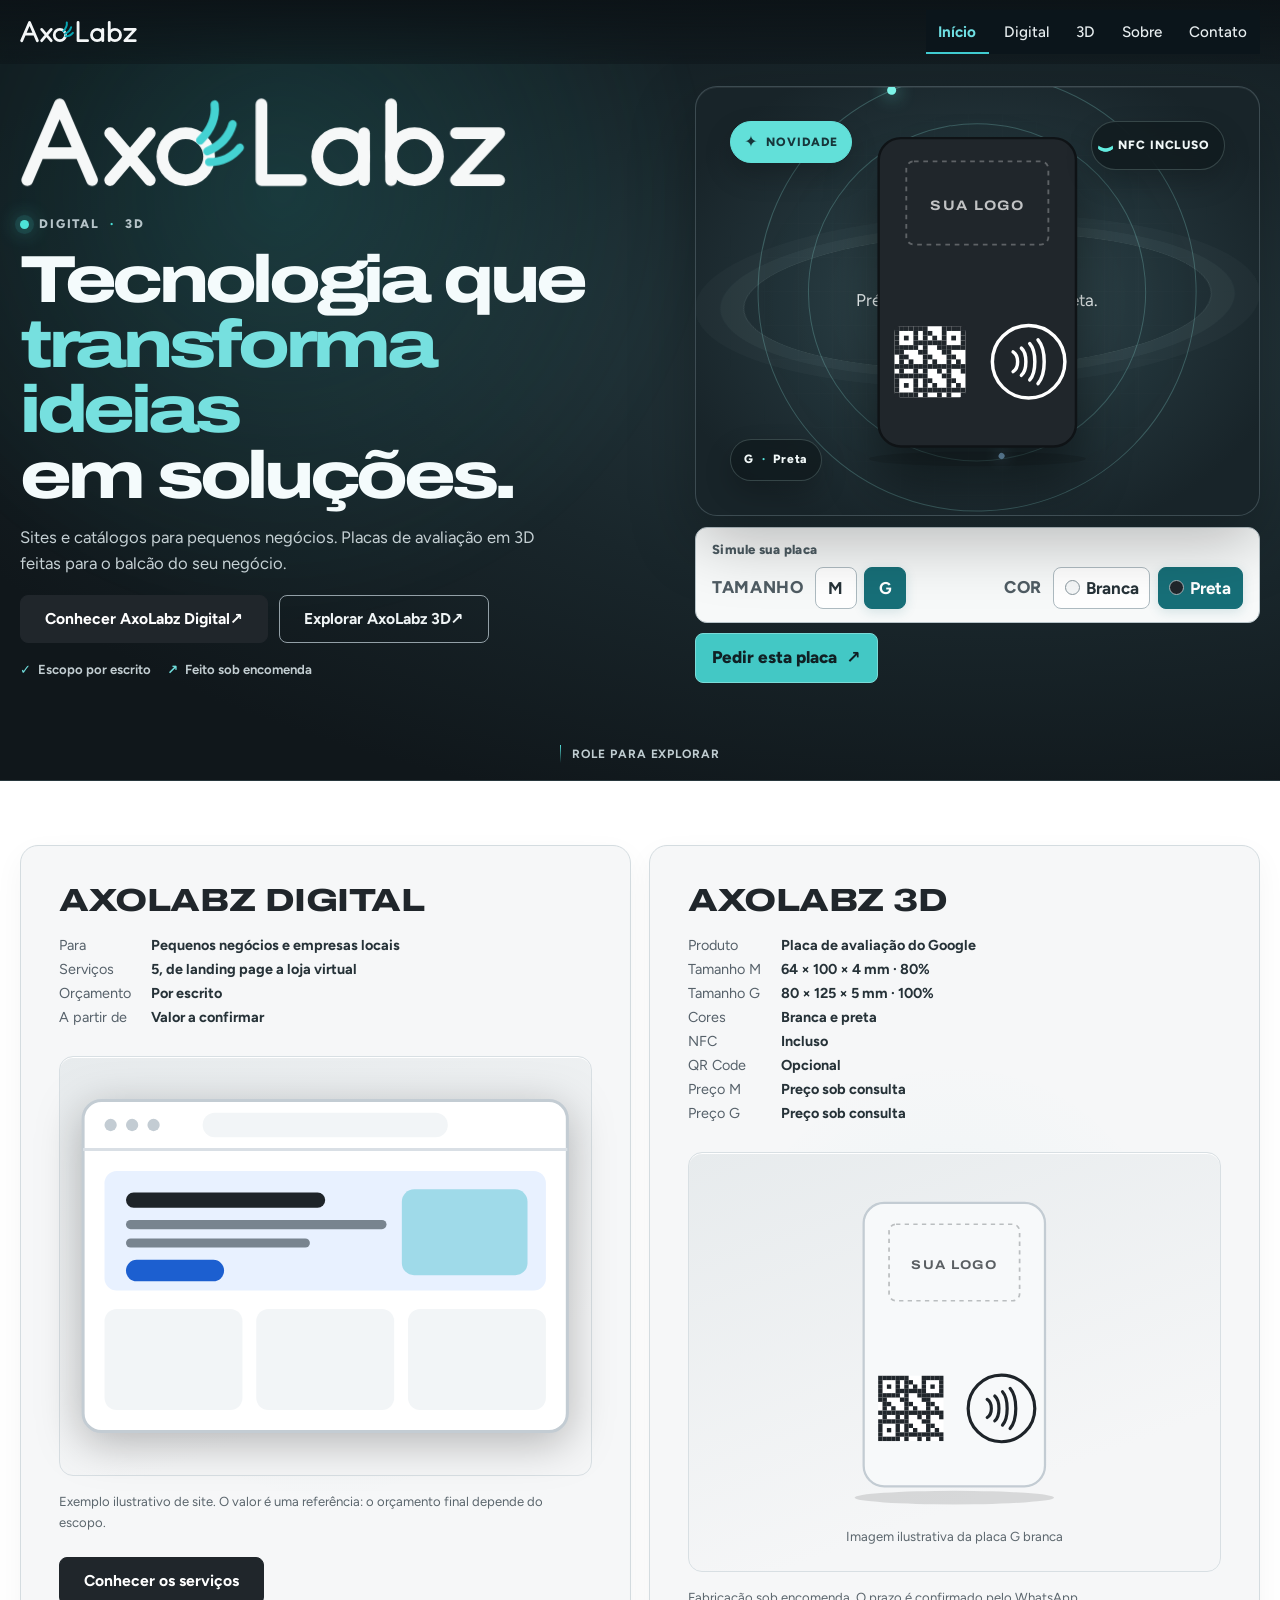
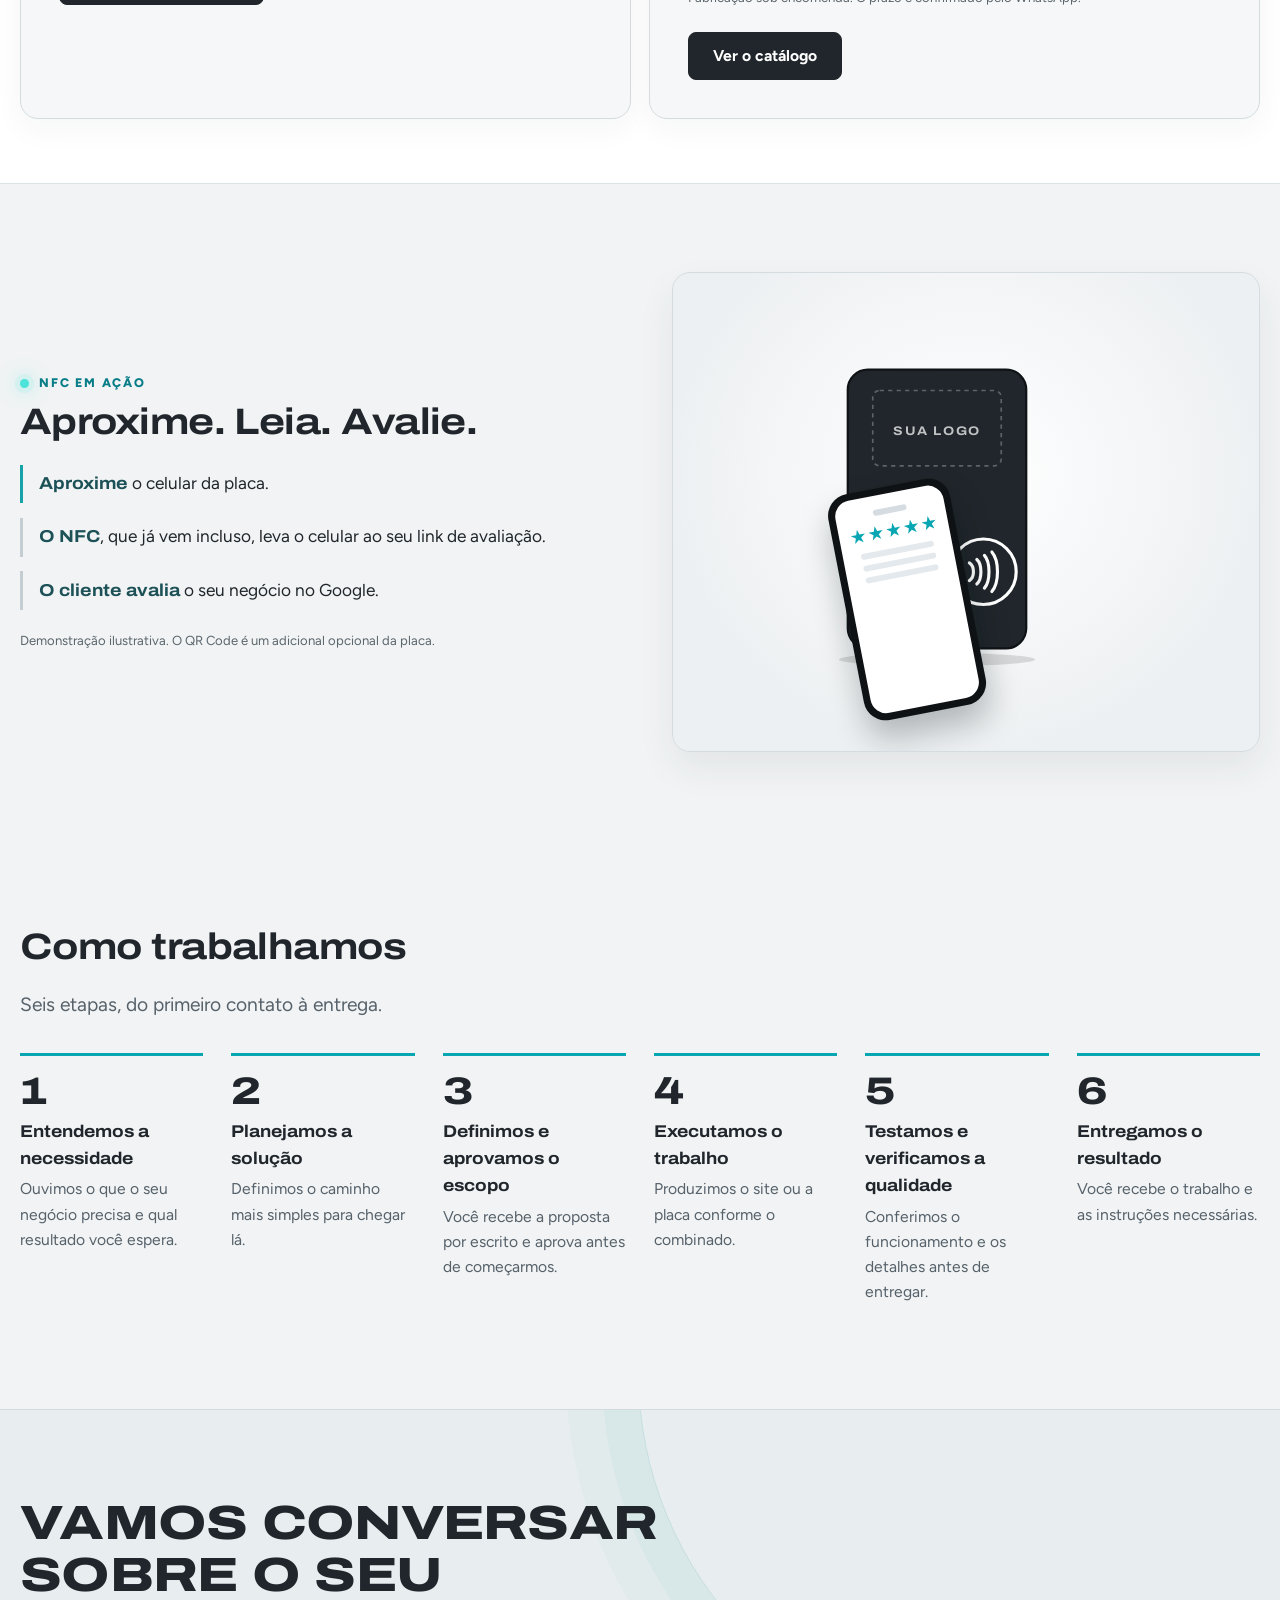
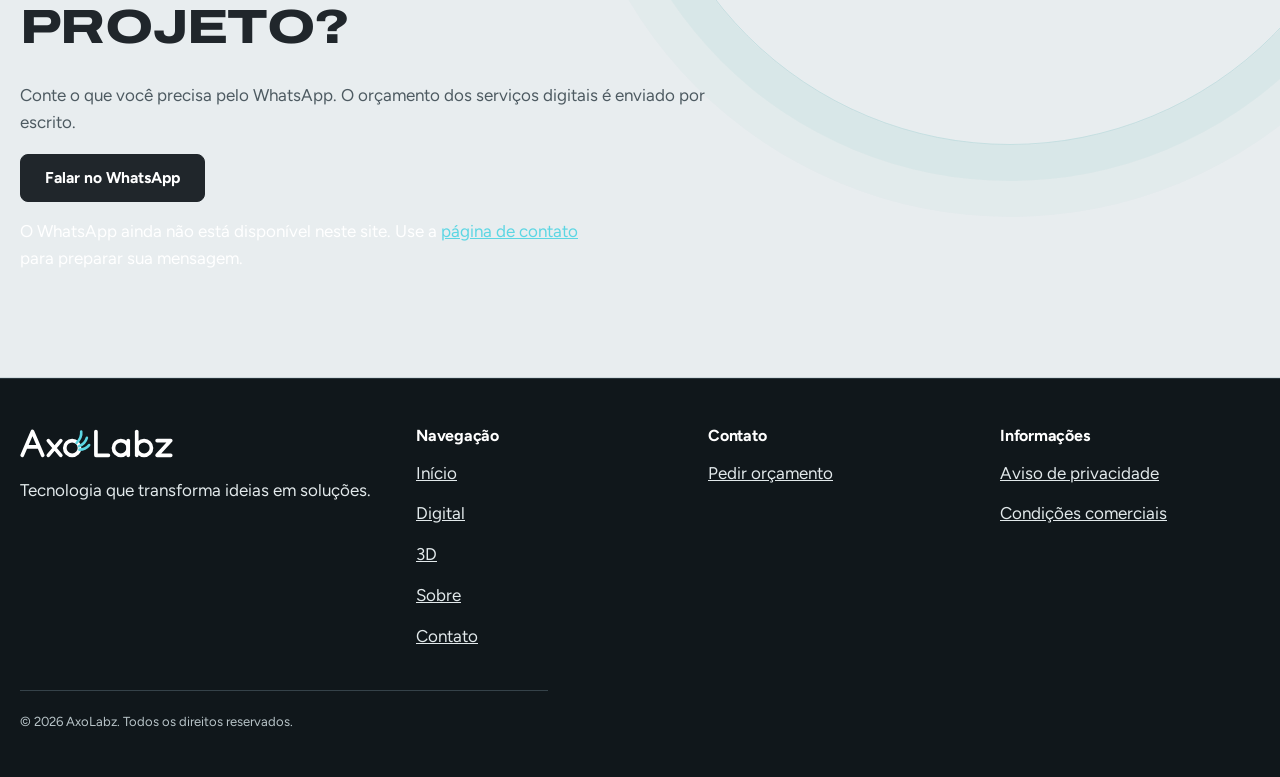
<file: index.html>
<!DOCTYPE html>
<html lang="pt-BR">
<head>
<meta charset="utf-8">
<meta name="viewport" content="width=device-width, initial-scale=1">
<title>AxoLabz | Tecnologia que transforma ideias em soluções</title>
<meta name="description" content="AxoLabz Digital e AxoLabz 3D: sites, catálogos com WhatsApp e placas de avaliação do Google feitas sob encomenda.">
<meta name="theme-color" content="#10171b">
<link rel="icon" href="assets/img/favicon.svg" type="image/svg+xml">
<link rel="preload" href="assets/fonts/archivo-latin-wdth-normal.woff2" as="font" type="font/woff2" crossorigin>
<link rel="stylesheet" href="assets/css/style.css">

<script>document.documentElement.classList.add("js");if(!matchMedia("(prefers-reduced-motion:reduce)").matches)document.documentElement.classList.add("anim")</script>
<script src="assets/js/config.js" defer></script>
<script src="assets/js/app.js" defer></script>
<script src="assets/js/motion.js" defer></script>
</head>
<body data-root="" class="has-float home">
<a class="skip" href="#conteudo">Ir para o conteúdo</a>
<header class="site-head over" id="topo"><div class="wrap head-in">
<a class="logo" href="index.html" aria-label="AxoLabz, página inicial"><svg class="full" viewBox="0 0 272 60" aria-hidden="true" focusable="false"><g fill="none" stroke="currentColor" stroke-width="6.5" stroke-linecap="round" stroke-linejoin="round"><path d="M4 50 L22 8 L40 50 M11.5 35 H32.5"/><path d="M50 24 L72 50 M72 24 L50 50"/><circle cx="92" cy="37" r="13"/><path d="M134 8 V50 H156"/><circle cx="178" cy="37" r="13"/><path d="M191 24 V50"/><path d="M206 8 V50"/><circle cx="219" cy="37" r="13"/><path d="M242 24 H266 L242 50 H266"/></g><g fill="none" stroke="var(--gill,#17b0bf)" stroke-width="4.6" stroke-linecap="round"><path class="g" pathLength="1" d="M100 28 C106 22 109 16 108 8"/><path class="g" pathLength="1" d="M104 34 C111 31 116 26 118 19"/><path class="g" pathLength="1" d="M105 40 C112 40 118 37 122 32"/></g></svg><svg class="mark" viewBox="0 0 94 60" aria-hidden="true" focusable="false"><g fill="none" stroke="currentColor" stroke-width="6.5" stroke-linecap="round" stroke-linejoin="round"><path d="M4 50 L22 8 L40 50 M11.5 35 H32.5"/><path d="M50 24 L72 50 M72 24 L50 50"/></g><g fill="none" stroke="var(--gill,#17b0bf)" stroke-width="4.6" stroke-linecap="round"><path class="g" pathLength="1" d="M75 24 C81 19 84 14 83 7"/><path class="g" pathLength="1" d="M77 31 C84 29 88 25 90 19"/><path class="g" pathLength="1" d="M77 38 C83 38 88 36 91 32"/></g></svg></a>
<button class="menu-btn" id="menu-btn" type="button" aria-expanded="false" aria-controls="site-nav">Menu</button>
<nav class="nav" id="site-nav" aria-label="Principal"><ul><li><a href="index.html" aria-current="page">Início</a></li><li><a href="digital.html">Digital</a></li><li><a href="3d.html">3D</a></li><li><a href="sobre.html">Sobre</a></li><li><a href="contato.html">Contato</a></li></ul></nav>
</div></header>
<main id="conteudo">
<section class="hero-x" aria-labelledby="hero-title"><div class="wrap hero-layout">
<div class="hero-copy">
<div class="wordmark hero-wordmark"><svg class="full" viewBox="0 0 272 60" aria-hidden="true" focusable="false"><g fill="none" stroke="currentColor" stroke-width="6.5" stroke-linecap="round" stroke-linejoin="round"><path pathLength="1" style="--k:1" d="M4 50 L22 8 L40 50 M11.5 35 H32.5"/><path pathLength="1" style="--k:2" d="M50 24 L72 50 M72 24 L50 50"/><circle pathLength="1" style="--k:3" cx="92" cy="37" r="13"/><path pathLength="1" style="--k:4" d="M134 8 V50 H156"/><circle pathLength="1" style="--k:5" cx="178" cy="37" r="13"/><path pathLength="1" style="--k:6" d="M191 24 V50"/><path pathLength="1" style="--k:7" d="M206 8 V50"/><circle pathLength="1" style="--k:8" cx="219" cy="37" r="13"/><path pathLength="1" style="--k:9" d="M242 24 H266 L242 50 H266"/></g><g fill="none" stroke="var(--gill,#17b0bf)" stroke-width="4.6" stroke-linecap="round"><path class="g" pathLength="1" d="M100 28 C106 22 109 16 108 8"/><path class="g" pathLength="1" d="M104 34 C111 31 116 26 118 19"/><path class="g" pathLength="1" d="M105 40 C112 40 118 37 122 32"/></g></svg></div>
<p class="hero-kicker"><i aria-hidden="true"></i> DIGITAL <span>·</span> 3D</p>
<h1 id="hero-title"><span class="hero-title-line">Tecnologia que</span><em class="hero-title-line">transforma ideias</em><span class="hero-title-line">em soluções.</span></h1>
<p class="hero-deck">Sites e catálogos para pequenos negócios. Placas de avaliação em 3D feitas para o balcão do seu negócio.</p>
<div class="hero-actions"><a class="btn" href="digital.html">Conhecer AxoLabz Digital <span aria-hidden="true">↗</span></a><a class="btn line" href="3d.html">Explorar AxoLabz 3D <span aria-hidden="true">↗</span></a></div>
<div class="hero-signals"><span><i aria-hidden="true">✓</i> Escopo por escrito</span><span><i aria-hidden="true">↗</i> Feito sob encomenda</span></div>
</div>
<div class="hero-product" data-product-viewer>
<div class="product-stage">
<div class="product-grid" aria-hidden="true"></div><div class="product-orbit orbit-one" aria-hidden="true"></div><div class="product-orbit orbit-two" aria-hidden="true"></div>
<div class="plate-options">
<figure class="plate-option" data-plate-option="M-branca" hidden><div data-photo="M-branca" data-alt="Placa M branca"><svg class="plate" viewBox="0 0 260 300" role="img" aria-label="Ilustração da placa M branca"><ellipse cx="130" cy="282" rx="70" ry="6" fill="#000" opacity=".12"/><rect x="66.0" y="72.0" width="128" height="200" rx="14" fill="#f7f9fa" stroke="#c3ccd3" stroke-width="2"/><g data-plate-default-copy><rect x="83.9" y="87.0" width="92.2" height="54.0" rx="5.0" fill="none" stroke="#1e2429" stroke-opacity=".28" stroke-width="1.2" stroke-dasharray="3.0 3.0"/><text x="130" y="118.9" text-anchor="middle" font-size="9.0" font-weight="700" letter-spacing="1.1" fill="#1e2429" opacity=".72">SUA LOGO</text></g><image data-plate-logo x="83.9" y="87.0" width="92.2" height="54.0" preserveAspectRatio="xMidYMid meet" style="display:none"/><g data-plate-qr-placeholder><rect x="76.2" y="194.0" width="46.1" height="46.1" rx="3.7" fill="#fff"/><g fill="#20262b"><rect x="76.24" y="194.00" width="3.07" height="3.07"/><rect x="79.31" y="194.00" width="3.07" height="3.07"/><rect x="82.38" y="194.00" width="3.07" height="3.07"/><rect x="85.46" y="194.00" width="3.07" height="3.07"/><rect x="88.53" y="194.00" width="3.07" height="3.07"/><rect x="91.60" y="194.00" width="3.07" height="3.07"/><rect x="94.67" y="194.00" width="3.07" height="3.07"/><rect x="106.96" y="194.00" width="3.07" height="3.07"/><rect x="110.03" y="194.00" width="3.07" height="3.07"/><rect x="113.10" y="194.00" width="3.07" height="3.07"/><rect x="116.18" y="194.00" width="3.07" height="3.07"/><rect x="119.25" y="194.00" width="3.07" height="3.07"/><rect x="76.24" y="197.07" width="3.07" height="3.07"/><rect x="88.53" y="197.07" width="3.07" height="3.07"/><rect x="94.67" y="197.07" width="3.07" height="3.07"/><rect x="97.74" y="197.07" width="3.07" height="3.07"/><rect x="106.96" y="197.07" width="3.07" height="3.07"/><rect x="119.25" y="197.07" width="3.07" height="3.07"/><rect x="76.24" y="200.14" width="3.07" height="3.07"/><rect x="82.38" y="200.14" width="3.07" height="3.07"/><rect x="88.53" y="200.14" width="3.07" height="3.07"/><rect x="94.67" y="200.14" width="3.07" height="3.07"/><rect x="100.82" y="200.14" width="3.07" height="3.07"/><rect x="106.96" y="200.14" width="3.07" height="3.07"/><rect x="113.10" y="200.14" width="3.07" height="3.07"/><rect x="119.25" y="200.14" width="3.07" height="3.07"/><rect x="76.24" y="203.22" width="3.07" height="3.07"/><rect x="88.53" y="203.22" width="3.07" height="3.07"/><rect x="91.60" y="203.22" width="3.07" height="3.07"/><rect x="94.67" y="203.22" width="3.07" height="3.07"/><rect x="97.74" y="203.22" width="3.07" height="3.07"/><rect x="100.82" y="203.22" width="3.07" height="3.07"/><rect x="103.89" y="203.22" width="3.07" height="3.07"/><rect x="106.96" y="203.22" width="3.07" height="3.07"/><rect x="119.25" y="203.22" width="3.07" height="3.07"/><rect x="76.24" y="206.29" width="3.07" height="3.07"/><rect x="79.31" y="206.29" width="3.07" height="3.07"/><rect x="82.38" y="206.29" width="3.07" height="3.07"/><rect x="85.46" y="206.29" width="3.07" height="3.07"/><rect x="88.53" y="206.29" width="3.07" height="3.07"/><rect x="94.67" y="206.29" width="3.07" height="3.07"/><rect x="103.89" y="206.29" width="3.07" height="3.07"/><rect x="106.96" y="206.29" width="3.07" height="3.07"/><rect x="110.03" y="206.29" width="3.07" height="3.07"/><rect x="113.10" y="206.29" width="3.07" height="3.07"/><rect x="116.18" y="206.29" width="3.07" height="3.07"/><rect x="119.25" y="206.29" width="3.07" height="3.07"/><rect x="76.24" y="209.36" width="3.07" height="3.07"/><rect x="79.31" y="209.36" width="3.07" height="3.07"/><rect x="91.60" y="209.36" width="3.07" height="3.07"/><rect x="94.67" y="209.36" width="3.07" height="3.07"/><rect x="106.96" y="209.36" width="3.07" height="3.07"/><rect x="110.03" y="209.36" width="3.07" height="3.07"/><rect x="79.31" y="212.43" width="3.07" height="3.07"/><rect x="82.38" y="212.43" width="3.07" height="3.07"/><rect x="94.67" y="212.43" width="3.07" height="3.07"/><rect x="97.74" y="212.43" width="3.07" height="3.07"/><rect x="110.03" y="212.43" width="3.07" height="3.07"/><rect x="113.10" y="212.43" width="3.07" height="3.07"/><rect x="79.31" y="215.50" width="3.07" height="3.07"/><rect x="85.46" y="215.50" width="3.07" height="3.07"/><rect x="94.67" y="215.50" width="3.07" height="3.07"/><rect x="100.82" y="215.50" width="3.07" height="3.07"/><rect x="110.03" y="215.50" width="3.07" height="3.07"/><rect x="116.18" y="215.50" width="3.07" height="3.07"/><rect x="76.24" y="218.58" width="3.07" height="3.07"/><rect x="79.31" y="218.58" width="3.07" height="3.07"/><rect x="82.38" y="218.58" width="3.07" height="3.07"/><rect x="85.46" y="218.58" width="3.07" height="3.07"/><rect x="88.53" y="218.58" width="3.07" height="3.07"/><rect x="91.60" y="218.58" width="3.07" height="3.07"/><rect x="94.67" y="218.58" width="3.07" height="3.07"/><rect x="97.74" y="218.58" width="3.07" height="3.07"/><rect x="100.82" y="218.58" width="3.07" height="3.07"/><rect x="103.89" y="218.58" width="3.07" height="3.07"/><rect x="106.96" y="218.58" width="3.07" height="3.07"/><rect x="110.03" y="218.58" width="3.07" height="3.07"/><rect x="113.10" y="218.58" width="3.07" height="3.07"/><rect x="116.18" y="218.58" width="3.07" height="3.07"/><rect x="119.25" y="218.58" width="3.07" height="3.07"/><rect x="79.31" y="221.65" width="3.07" height="3.07"/><rect x="88.53" y="221.65" width="3.07" height="3.07"/><rect x="94.67" y="221.65" width="3.07" height="3.07"/><rect x="103.89" y="221.65" width="3.07" height="3.07"/><rect x="110.03" y="221.65" width="3.07" height="3.07"/><rect x="119.25" y="221.65" width="3.07" height="3.07"/><rect x="76.24" y="224.72" width="3.07" height="3.07"/><rect x="79.31" y="224.72" width="3.07" height="3.07"/><rect x="82.38" y="224.72" width="3.07" height="3.07"/><rect x="85.46" y="224.72" width="3.07" height="3.07"/><rect x="88.53" y="224.72" width="3.07" height="3.07"/><rect x="91.60" y="224.72" width="3.07" height="3.07"/><rect x="94.67" y="224.72" width="3.07" height="3.07"/><rect x="106.96" y="224.72" width="3.07" height="3.07"/><rect x="110.03" y="224.72" width="3.07" height="3.07"/><rect x="76.24" y="227.79" width="3.07" height="3.07"/><rect x="88.53" y="227.79" width="3.07" height="3.07"/><rect x="94.67" y="227.79" width="3.07" height="3.07"/><rect x="97.74" y="227.79" width="3.07" height="3.07"/><rect x="110.03" y="227.79" width="3.07" height="3.07"/><rect x="113.10" y="227.79" width="3.07" height="3.07"/><rect x="76.24" y="230.86" width="3.07" height="3.07"/><rect x="82.38" y="230.86" width="3.07" height="3.07"/><rect x="88.53" y="230.86" width="3.07" height="3.07"/><rect x="94.67" y="230.86" width="3.07" height="3.07"/><rect x="100.82" y="230.86" width="3.07" height="3.07"/><rect x="110.03" y="230.86" width="3.07" height="3.07"/><rect x="116.18" y="230.86" width="3.07" height="3.07"/><rect x="76.24" y="233.94" width="3.07" height="3.07"/><rect x="88.53" y="233.94" width="3.07" height="3.07"/><rect x="91.60" y="233.94" width="3.07" height="3.07"/><rect x="94.67" y="233.94" width="3.07" height="3.07"/><rect x="97.74" y="233.94" width="3.07" height="3.07"/><rect x="100.82" y="233.94" width="3.07" height="3.07"/><rect x="103.89" y="233.94" width="3.07" height="3.07"/><rect x="106.96" y="233.94" width="3.07" height="3.07"/><rect x="110.03" y="233.94" width="3.07" height="3.07"/><rect x="113.10" y="233.94" width="3.07" height="3.07"/><rect x="116.18" y="233.94" width="3.07" height="3.07"/><rect x="119.25" y="233.94" width="3.07" height="3.07"/><rect x="76.24" y="237.01" width="3.07" height="3.07"/><rect x="79.31" y="237.01" width="3.07" height="3.07"/><rect x="82.38" y="237.01" width="3.07" height="3.07"/><rect x="85.46" y="237.01" width="3.07" height="3.07"/><rect x="88.53" y="237.01" width="3.07" height="3.07"/><rect x="94.67" y="237.01" width="3.07" height="3.07"/><rect x="103.89" y="237.01" width="3.07" height="3.07"/><rect x="110.03" y="237.01" width="3.07" height="3.07"/><rect x="119.25" y="237.01" width="3.07" height="3.07"/></g></g><rect data-plate-qr-bg x="76.2" y="194.0" width="46.1" height="46.1" rx="3.7" fill="#fff" style="display:none"/><image data-plate-qr x="76.2" y="194.0" width="46.1" height="46.1" preserveAspectRatio="xMidYMid meet" style="display:none"/><g data-plate-nfc-right><circle cx="163.3" cy="217.0" r="23.5" fill="none" stroke="#1e2429" stroke-width="2.2"/><g fill="none" stroke="#1e2429" stroke-width="2.2" stroke-linecap="round"><path d="M153.2 210.7 C157.1 213.1 157.1 221.0 153.2 223.4"/><path d="M158.6 208.2 C162.5 211.7 162.5 222.4 158.6 225.9"/><path d="M164.0 205.3 C168.4 210.2 168.4 223.9 164.0 228.8"/><path d="M169.4 202.8 C174.7 209.2 174.7 224.9 169.4 231.2"/></g></g><g data-plate-nfc-center style="display:none"><circle cx="130.0" cy="217.0" r="23.5" fill="none" stroke="#1e2429" stroke-width="2.2"/><g fill="none" stroke="#1e2429" stroke-width="2.2" stroke-linecap="round"><path d="M119.9 210.7 C123.8 213.1 123.8 221.0 119.9 223.4"/><path d="M125.3 208.2 C129.2 211.7 129.2 222.4 125.3 225.9"/><path d="M130.7 205.3 C135.1 210.2 135.1 223.9 130.7 228.8"/><path d="M136.1 202.8 C141.5 209.2 141.5 224.9 136.1 231.2"/></g></g></svg></div></figure>
<figure class="plate-option" data-plate-option="M-preta" hidden><div data-photo="M-preta" data-alt="Placa M preta"><svg class="plate" viewBox="0 0 260 300" role="img" aria-label="Ilustração da placa M preta"><ellipse cx="130" cy="282" rx="70" ry="6" fill="#000" opacity=".12"/><rect x="66.0" y="72.0" width="128" height="200" rx="14" fill="#20262b" stroke="#0f1316" stroke-width="2"/><g data-plate-default-copy><rect x="83.9" y="87.0" width="92.2" height="54.0" rx="5.0" fill="none" stroke="#ffffff" stroke-opacity=".28" stroke-width="1.2" stroke-dasharray="3.0 3.0"/><text x="130" y="118.9" text-anchor="middle" font-size="9.0" font-weight="700" letter-spacing="1.1" fill="#ffffff" opacity=".72">SUA LOGO</text></g><image data-plate-logo x="83.9" y="87.0" width="92.2" height="54.0" preserveAspectRatio="xMidYMid meet" style="display:none"/><g data-plate-qr-placeholder><rect x="76.2" y="194.0" width="46.1" height="46.1" rx="3.7" fill="#fff"/><g fill="#20262b"><rect x="76.24" y="194.00" width="3.07" height="3.07"/><rect x="79.31" y="194.00" width="3.07" height="3.07"/><rect x="82.38" y="194.00" width="3.07" height="3.07"/><rect x="85.46" y="194.00" width="3.07" height="3.07"/><rect x="88.53" y="194.00" width="3.07" height="3.07"/><rect x="91.60" y="194.00" width="3.07" height="3.07"/><rect x="94.67" y="194.00" width="3.07" height="3.07"/><rect x="106.96" y="194.00" width="3.07" height="3.07"/><rect x="110.03" y="194.00" width="3.07" height="3.07"/><rect x="113.10" y="194.00" width="3.07" height="3.07"/><rect x="116.18" y="194.00" width="3.07" height="3.07"/><rect x="119.25" y="194.00" width="3.07" height="3.07"/><rect x="76.24" y="197.07" width="3.07" height="3.07"/><rect x="88.53" y="197.07" width="3.07" height="3.07"/><rect x="94.67" y="197.07" width="3.07" height="3.07"/><rect x="97.74" y="197.07" width="3.07" height="3.07"/><rect x="106.96" y="197.07" width="3.07" height="3.07"/><rect x="119.25" y="197.07" width="3.07" height="3.07"/><rect x="76.24" y="200.14" width="3.07" height="3.07"/><rect x="82.38" y="200.14" width="3.07" height="3.07"/><rect x="88.53" y="200.14" width="3.07" height="3.07"/><rect x="94.67" y="200.14" width="3.07" height="3.07"/><rect x="100.82" y="200.14" width="3.07" height="3.07"/><rect x="106.96" y="200.14" width="3.07" height="3.07"/><rect x="113.10" y="200.14" width="3.07" height="3.07"/><rect x="119.25" y="200.14" width="3.07" height="3.07"/><rect x="76.24" y="203.22" width="3.07" height="3.07"/><rect x="88.53" y="203.22" width="3.07" height="3.07"/><rect x="91.60" y="203.22" width="3.07" height="3.07"/><rect x="94.67" y="203.22" width="3.07" height="3.07"/><rect x="97.74" y="203.22" width="3.07" height="3.07"/><rect x="100.82" y="203.22" width="3.07" height="3.07"/><rect x="103.89" y="203.22" width="3.07" height="3.07"/><rect x="106.96" y="203.22" width="3.07" height="3.07"/><rect x="119.25" y="203.22" width="3.07" height="3.07"/><rect x="76.24" y="206.29" width="3.07" height="3.07"/><rect x="79.31" y="206.29" width="3.07" height="3.07"/><rect x="82.38" y="206.29" width="3.07" height="3.07"/><rect x="85.46" y="206.29" width="3.07" height="3.07"/><rect x="88.53" y="206.29" width="3.07" height="3.07"/><rect x="94.67" y="206.29" width="3.07" height="3.07"/><rect x="103.89" y="206.29" width="3.07" height="3.07"/><rect x="106.96" y="206.29" width="3.07" height="3.07"/><rect x="110.03" y="206.29" width="3.07" height="3.07"/><rect x="113.10" y="206.29" width="3.07" height="3.07"/><rect x="116.18" y="206.29" width="3.07" height="3.07"/><rect x="119.25" y="206.29" width="3.07" height="3.07"/><rect x="76.24" y="209.36" width="3.07" height="3.07"/><rect x="79.31" y="209.36" width="3.07" height="3.07"/><rect x="91.60" y="209.36" width="3.07" height="3.07"/><rect x="94.67" y="209.36" width="3.07" height="3.07"/><rect x="106.96" y="209.36" width="3.07" height="3.07"/><rect x="110.03" y="209.36" width="3.07" height="3.07"/><rect x="79.31" y="212.43" width="3.07" height="3.07"/><rect x="82.38" y="212.43" width="3.07" height="3.07"/><rect x="94.67" y="212.43" width="3.07" height="3.07"/><rect x="97.74" y="212.43" width="3.07" height="3.07"/><rect x="110.03" y="212.43" width="3.07" height="3.07"/><rect x="113.10" y="212.43" width="3.07" height="3.07"/><rect x="79.31" y="215.50" width="3.07" height="3.07"/><rect x="85.46" y="215.50" width="3.07" height="3.07"/><rect x="94.67" y="215.50" width="3.07" height="3.07"/><rect x="100.82" y="215.50" width="3.07" height="3.07"/><rect x="110.03" y="215.50" width="3.07" height="3.07"/><rect x="116.18" y="215.50" width="3.07" height="3.07"/><rect x="76.24" y="218.58" width="3.07" height="3.07"/><rect x="79.31" y="218.58" width="3.07" height="3.07"/><rect x="82.38" y="218.58" width="3.07" height="3.07"/><rect x="85.46" y="218.58" width="3.07" height="3.07"/><rect x="88.53" y="218.58" width="3.07" height="3.07"/><rect x="91.60" y="218.58" width="3.07" height="3.07"/><rect x="94.67" y="218.58" width="3.07" height="3.07"/><rect x="97.74" y="218.58" width="3.07" height="3.07"/><rect x="100.82" y="218.58" width="3.07" height="3.07"/><rect x="103.89" y="218.58" width="3.07" height="3.07"/><rect x="106.96" y="218.58" width="3.07" height="3.07"/><rect x="110.03" y="218.58" width="3.07" height="3.07"/><rect x="113.10" y="218.58" width="3.07" height="3.07"/><rect x="116.18" y="218.58" width="3.07" height="3.07"/><rect x="119.25" y="218.58" width="3.07" height="3.07"/><rect x="79.31" y="221.65" width="3.07" height="3.07"/><rect x="88.53" y="221.65" width="3.07" height="3.07"/><rect x="94.67" y="221.65" width="3.07" height="3.07"/><rect x="103.89" y="221.65" width="3.07" height="3.07"/><rect x="110.03" y="221.65" width="3.07" height="3.07"/><rect x="119.25" y="221.65" width="3.07" height="3.07"/><rect x="76.24" y="224.72" width="3.07" height="3.07"/><rect x="79.31" y="224.72" width="3.07" height="3.07"/><rect x="82.38" y="224.72" width="3.07" height="3.07"/><rect x="85.46" y="224.72" width="3.07" height="3.07"/><rect x="88.53" y="224.72" width="3.07" height="3.07"/><rect x="91.60" y="224.72" width="3.07" height="3.07"/><rect x="94.67" y="224.72" width="3.07" height="3.07"/><rect x="106.96" y="224.72" width="3.07" height="3.07"/><rect x="110.03" y="224.72" width="3.07" height="3.07"/><rect x="76.24" y="227.79" width="3.07" height="3.07"/><rect x="88.53" y="227.79" width="3.07" height="3.07"/><rect x="94.67" y="227.79" width="3.07" height="3.07"/><rect x="97.74" y="227.79" width="3.07" height="3.07"/><rect x="110.03" y="227.79" width="3.07" height="3.07"/><rect x="113.10" y="227.79" width="3.07" height="3.07"/><rect x="76.24" y="230.86" width="3.07" height="3.07"/><rect x="82.38" y="230.86" width="3.07" height="3.07"/><rect x="88.53" y="230.86" width="3.07" height="3.07"/><rect x="94.67" y="230.86" width="3.07" height="3.07"/><rect x="100.82" y="230.86" width="3.07" height="3.07"/><rect x="110.03" y="230.86" width="3.07" height="3.07"/><rect x="116.18" y="230.86" width="3.07" height="3.07"/><rect x="76.24" y="233.94" width="3.07" height="3.07"/><rect x="88.53" y="233.94" width="3.07" height="3.07"/><rect x="91.60" y="233.94" width="3.07" height="3.07"/><rect x="94.67" y="233.94" width="3.07" height="3.07"/><rect x="97.74" y="233.94" width="3.07" height="3.07"/><rect x="100.82" y="233.94" width="3.07" height="3.07"/><rect x="103.89" y="233.94" width="3.07" height="3.07"/><rect x="106.96" y="233.94" width="3.07" height="3.07"/><rect x="110.03" y="233.94" width="3.07" height="3.07"/><rect x="113.10" y="233.94" width="3.07" height="3.07"/><rect x="116.18" y="233.94" width="3.07" height="3.07"/><rect x="119.25" y="233.94" width="3.07" height="3.07"/><rect x="76.24" y="237.01" width="3.07" height="3.07"/><rect x="79.31" y="237.01" width="3.07" height="3.07"/><rect x="82.38" y="237.01" width="3.07" height="3.07"/><rect x="85.46" y="237.01" width="3.07" height="3.07"/><rect x="88.53" y="237.01" width="3.07" height="3.07"/><rect x="94.67" y="237.01" width="3.07" height="3.07"/><rect x="103.89" y="237.01" width="3.07" height="3.07"/><rect x="110.03" y="237.01" width="3.07" height="3.07"/><rect x="119.25" y="237.01" width="3.07" height="3.07"/></g></g><rect data-plate-qr-bg x="76.2" y="194.0" width="46.1" height="46.1" rx="3.7" fill="#fff" style="display:none"/><image data-plate-qr x="76.2" y="194.0" width="46.1" height="46.1" preserveAspectRatio="xMidYMid meet" style="display:none"/><g data-plate-nfc-right><circle cx="163.3" cy="217.0" r="23.5" fill="none" stroke="#ffffff" stroke-width="2.2"/><g fill="none" stroke="#ffffff" stroke-width="2.2" stroke-linecap="round"><path d="M153.2 210.7 C157.1 213.1 157.1 221.0 153.2 223.4"/><path d="M158.6 208.2 C162.5 211.7 162.5 222.4 158.6 225.9"/><path d="M164.0 205.3 C168.4 210.2 168.4 223.9 164.0 228.8"/><path d="M169.4 202.8 C174.7 209.2 174.7 224.9 169.4 231.2"/></g></g><g data-plate-nfc-center style="display:none"><circle cx="130.0" cy="217.0" r="23.5" fill="none" stroke="#ffffff" stroke-width="2.2"/><g fill="none" stroke="#ffffff" stroke-width="2.2" stroke-linecap="round"><path d="M119.9 210.7 C123.8 213.1 123.8 221.0 119.9 223.4"/><path d="M125.3 208.2 C129.2 211.7 129.2 222.4 125.3 225.9"/><path d="M130.7 205.3 C135.1 210.2 135.1 223.9 130.7 228.8"/><path d="M136.1 202.8 C141.5 209.2 141.5 224.9 136.1 231.2"/></g></g></svg></div></figure>
<figure class="plate-option" data-plate-option="G-branca" hidden><div data-photo="G-branca" data-alt="Placa G branca"><svg class="plate" viewBox="0 0 260 300" role="img" aria-label="Ilustração da placa G branca"><ellipse cx="130" cy="282" rx="88" ry="6" fill="#000" opacity=".12"/><rect x="50.0" y="22.0" width="160" height="250" rx="18" fill="#f7f9fa" stroke="#c3ccd3" stroke-width="2"/><g data-plate-default-copy><rect x="72.4" y="40.8" width="115.2" height="67.5" rx="6.2" fill="none" stroke="#1e2429" stroke-opacity=".28" stroke-width="1.5" stroke-dasharray="3.8 3.8"/><text x="130" y="80.6" text-anchor="middle" font-size="11.2" font-weight="700" letter-spacing="1.4" fill="#1e2429" opacity=".72">SUA LOGO</text></g><image data-plate-logo x="72.4" y="40.8" width="115.2" height="67.5" preserveAspectRatio="xMidYMid meet" style="display:none"/><g data-plate-qr-placeholder><rect x="62.8" y="174.5" width="57.6" height="57.6" rx="4.6" fill="#fff"/><g fill="#20262b"><rect x="62.80" y="174.50" width="3.84" height="3.84"/><rect x="66.64" y="174.50" width="3.84" height="3.84"/><rect x="70.48" y="174.50" width="3.84" height="3.84"/><rect x="74.32" y="174.50" width="3.84" height="3.84"/><rect x="78.16" y="174.50" width="3.84" height="3.84"/><rect x="82.00" y="174.50" width="3.84" height="3.84"/><rect x="85.84" y="174.50" width="3.84" height="3.84"/><rect x="101.20" y="174.50" width="3.84" height="3.84"/><rect x="105.04" y="174.50" width="3.84" height="3.84"/><rect x="108.88" y="174.50" width="3.84" height="3.84"/><rect x="112.72" y="174.50" width="3.84" height="3.84"/><rect x="116.56" y="174.50" width="3.84" height="3.84"/><rect x="62.80" y="178.34" width="3.84" height="3.84"/><rect x="78.16" y="178.34" width="3.84" height="3.84"/><rect x="85.84" y="178.34" width="3.84" height="3.84"/><rect x="89.68" y="178.34" width="3.84" height="3.84"/><rect x="101.20" y="178.34" width="3.84" height="3.84"/><rect x="116.56" y="178.34" width="3.84" height="3.84"/><rect x="62.80" y="182.18" width="3.84" height="3.84"/><rect x="70.48" y="182.18" width="3.84" height="3.84"/><rect x="78.16" y="182.18" width="3.84" height="3.84"/><rect x="85.84" y="182.18" width="3.84" height="3.84"/><rect x="93.52" y="182.18" width="3.84" height="3.84"/><rect x="101.20" y="182.18" width="3.84" height="3.84"/><rect x="108.88" y="182.18" width="3.84" height="3.84"/><rect x="116.56" y="182.18" width="3.84" height="3.84"/><rect x="62.80" y="186.02" width="3.84" height="3.84"/><rect x="78.16" y="186.02" width="3.84" height="3.84"/><rect x="82.00" y="186.02" width="3.84" height="3.84"/><rect x="85.84" y="186.02" width="3.84" height="3.84"/><rect x="89.68" y="186.02" width="3.84" height="3.84"/><rect x="93.52" y="186.02" width="3.84" height="3.84"/><rect x="97.36" y="186.02" width="3.84" height="3.84"/><rect x="101.20" y="186.02" width="3.84" height="3.84"/><rect x="116.56" y="186.02" width="3.84" height="3.84"/><rect x="62.80" y="189.86" width="3.84" height="3.84"/><rect x="66.64" y="189.86" width="3.84" height="3.84"/><rect x="70.48" y="189.86" width="3.84" height="3.84"/><rect x="74.32" y="189.86" width="3.84" height="3.84"/><rect x="78.16" y="189.86" width="3.84" height="3.84"/><rect x="85.84" y="189.86" width="3.84" height="3.84"/><rect x="97.36" y="189.86" width="3.84" height="3.84"/><rect x="101.20" y="189.86" width="3.84" height="3.84"/><rect x="105.04" y="189.86" width="3.84" height="3.84"/><rect x="108.88" y="189.86" width="3.84" height="3.84"/><rect x="112.72" y="189.86" width="3.84" height="3.84"/><rect x="116.56" y="189.86" width="3.84" height="3.84"/><rect x="62.80" y="193.70" width="3.84" height="3.84"/><rect x="66.64" y="193.70" width="3.84" height="3.84"/><rect x="82.00" y="193.70" width="3.84" height="3.84"/><rect x="85.84" y="193.70" width="3.84" height="3.84"/><rect x="101.20" y="193.70" width="3.84" height="3.84"/><rect x="105.04" y="193.70" width="3.84" height="3.84"/><rect x="66.64" y="197.54" width="3.84" height="3.84"/><rect x="70.48" y="197.54" width="3.84" height="3.84"/><rect x="85.84" y="197.54" width="3.84" height="3.84"/><rect x="89.68" y="197.54" width="3.84" height="3.84"/><rect x="105.04" y="197.54" width="3.84" height="3.84"/><rect x="108.88" y="197.54" width="3.84" height="3.84"/><rect x="66.64" y="201.38" width="3.84" height="3.84"/><rect x="74.32" y="201.38" width="3.84" height="3.84"/><rect x="85.84" y="201.38" width="3.84" height="3.84"/><rect x="93.52" y="201.38" width="3.84" height="3.84"/><rect x="105.04" y="201.38" width="3.84" height="3.84"/><rect x="112.72" y="201.38" width="3.84" height="3.84"/><rect x="62.80" y="205.22" width="3.84" height="3.84"/><rect x="66.64" y="205.22" width="3.84" height="3.84"/><rect x="70.48" y="205.22" width="3.84" height="3.84"/><rect x="74.32" y="205.22" width="3.84" height="3.84"/><rect x="78.16" y="205.22" width="3.84" height="3.84"/><rect x="82.00" y="205.22" width="3.84" height="3.84"/><rect x="85.84" y="205.22" width="3.84" height="3.84"/><rect x="89.68" y="205.22" width="3.84" height="3.84"/><rect x="93.52" y="205.22" width="3.84" height="3.84"/><rect x="97.36" y="205.22" width="3.84" height="3.84"/><rect x="101.20" y="205.22" width="3.84" height="3.84"/><rect x="105.04" y="205.22" width="3.84" height="3.84"/><rect x="108.88" y="205.22" width="3.84" height="3.84"/><rect x="112.72" y="205.22" width="3.84" height="3.84"/><rect x="116.56" y="205.22" width="3.84" height="3.84"/><rect x="66.64" y="209.06" width="3.84" height="3.84"/><rect x="78.16" y="209.06" width="3.84" height="3.84"/><rect x="85.84" y="209.06" width="3.84" height="3.84"/><rect x="97.36" y="209.06" width="3.84" height="3.84"/><rect x="105.04" y="209.06" width="3.84" height="3.84"/><rect x="116.56" y="209.06" width="3.84" height="3.84"/><rect x="62.80" y="212.90" width="3.84" height="3.84"/><rect x="66.64" y="212.90" width="3.84" height="3.84"/><rect x="70.48" y="212.90" width="3.84" height="3.84"/><rect x="74.32" y="212.90" width="3.84" height="3.84"/><rect x="78.16" y="212.90" width="3.84" height="3.84"/><rect x="82.00" y="212.90" width="3.84" height="3.84"/><rect x="85.84" y="212.90" width="3.84" height="3.84"/><rect x="101.20" y="212.90" width="3.84" height="3.84"/><rect x="105.04" y="212.90" width="3.84" height="3.84"/><rect x="62.80" y="216.74" width="3.84" height="3.84"/><rect x="78.16" y="216.74" width="3.84" height="3.84"/><rect x="85.84" y="216.74" width="3.84" height="3.84"/><rect x="89.68" y="216.74" width="3.84" height="3.84"/><rect x="105.04" y="216.74" width="3.84" height="3.84"/><rect x="108.88" y="216.74" width="3.84" height="3.84"/><rect x="62.80" y="220.58" width="3.84" height="3.84"/><rect x="70.48" y="220.58" width="3.84" height="3.84"/><rect x="78.16" y="220.58" width="3.84" height="3.84"/><rect x="85.84" y="220.58" width="3.84" height="3.84"/><rect x="93.52" y="220.58" width="3.84" height="3.84"/><rect x="105.04" y="220.58" width="3.84" height="3.84"/><rect x="112.72" y="220.58" width="3.84" height="3.84"/><rect x="62.80" y="224.42" width="3.84" height="3.84"/><rect x="78.16" y="224.42" width="3.84" height="3.84"/><rect x="82.00" y="224.42" width="3.84" height="3.84"/><rect x="85.84" y="224.42" width="3.84" height="3.84"/><rect x="89.68" y="224.42" width="3.84" height="3.84"/><rect x="93.52" y="224.42" width="3.84" height="3.84"/><rect x="97.36" y="224.42" width="3.84" height="3.84"/><rect x="101.20" y="224.42" width="3.84" height="3.84"/><rect x="105.04" y="224.42" width="3.84" height="3.84"/><rect x="108.88" y="224.42" width="3.84" height="3.84"/><rect x="112.72" y="224.42" width="3.84" height="3.84"/><rect x="116.56" y="224.42" width="3.84" height="3.84"/><rect x="62.80" y="228.26" width="3.84" height="3.84"/><rect x="66.64" y="228.26" width="3.84" height="3.84"/><rect x="70.48" y="228.26" width="3.84" height="3.84"/><rect x="74.32" y="228.26" width="3.84" height="3.84"/><rect x="78.16" y="228.26" width="3.84" height="3.84"/><rect x="85.84" y="228.26" width="3.84" height="3.84"/><rect x="97.36" y="228.26" width="3.84" height="3.84"/><rect x="105.04" y="228.26" width="3.84" height="3.84"/><rect x="116.56" y="228.26" width="3.84" height="3.84"/></g></g><rect data-plate-qr-bg x="62.8" y="174.5" width="57.6" height="57.6" rx="4.6" fill="#fff" style="display:none"/><image data-plate-qr x="62.8" y="174.5" width="57.6" height="57.6" preserveAspectRatio="xMidYMid meet" style="display:none"/><g data-plate-nfc-right><circle cx="171.6" cy="203.3" r="29.4" fill="none" stroke="#1e2429" stroke-width="2.8"/><g fill="none" stroke="#1e2429" stroke-width="2.8" stroke-linecap="round"><path d="M159.0 195.3 C163.9 198.4 163.9 208.2 159.0 211.3"/><path d="M165.7 192.3 C170.6 196.6 170.6 210.0 165.7 214.3"/><path d="M172.5 188.6 C178.0 194.7 178.0 211.9 172.5 218.0"/><path d="M179.2 185.6 C185.9 193.5 185.9 213.1 179.2 221.0"/></g></g><g data-plate-nfc-center style="display:none"><circle cx="130.0" cy="203.3" r="29.4" fill="none" stroke="#1e2429" stroke-width="2.8"/><g fill="none" stroke="#1e2429" stroke-width="2.8" stroke-linecap="round"><path d="M117.4 195.3 C122.3 198.4 122.3 208.2 117.4 211.3"/><path d="M124.1 192.3 C129.0 196.6 129.0 210.0 124.1 214.3"/><path d="M130.9 188.6 C136.4 194.7 136.4 211.9 130.9 218.0"/><path d="M137.6 185.6 C144.3 193.5 144.3 213.1 137.6 221.0"/></g></g></svg></div></figure>
<figure class="plate-option is-active" data-plate-option="G-preta"><div data-photo="G-preta" data-alt="Placa G preta"><svg class="plate" viewBox="0 0 260 300" role="img" aria-label="Ilustração da placa G preta"><ellipse cx="130" cy="282" rx="88" ry="6" fill="#000" opacity=".12"/><rect x="50.0" y="22.0" width="160" height="250" rx="18" fill="#20262b" stroke="#0f1316" stroke-width="2"/><g data-plate-default-copy><rect x="72.4" y="40.8" width="115.2" height="67.5" rx="6.2" fill="none" stroke="#ffffff" stroke-opacity=".28" stroke-width="1.5" stroke-dasharray="3.8 3.8"/><text x="130" y="80.6" text-anchor="middle" font-size="11.2" font-weight="700" letter-spacing="1.4" fill="#ffffff" opacity=".72">SUA LOGO</text></g><image data-plate-logo x="72.4" y="40.8" width="115.2" height="67.5" preserveAspectRatio="xMidYMid meet" style="display:none"/><g data-plate-qr-placeholder><rect x="62.8" y="174.5" width="57.6" height="57.6" rx="4.6" fill="#fff"/><g fill="#20262b"><rect x="62.80" y="174.50" width="3.84" height="3.84"/><rect x="66.64" y="174.50" width="3.84" height="3.84"/><rect x="70.48" y="174.50" width="3.84" height="3.84"/><rect x="74.32" y="174.50" width="3.84" height="3.84"/><rect x="78.16" y="174.50" width="3.84" height="3.84"/><rect x="82.00" y="174.50" width="3.84" height="3.84"/><rect x="85.84" y="174.50" width="3.84" height="3.84"/><rect x="101.20" y="174.50" width="3.84" height="3.84"/><rect x="105.04" y="174.50" width="3.84" height="3.84"/><rect x="108.88" y="174.50" width="3.84" height="3.84"/><rect x="112.72" y="174.50" width="3.84" height="3.84"/><rect x="116.56" y="174.50" width="3.84" height="3.84"/><rect x="62.80" y="178.34" width="3.84" height="3.84"/><rect x="78.16" y="178.34" width="3.84" height="3.84"/><rect x="85.84" y="178.34" width="3.84" height="3.84"/><rect x="89.68" y="178.34" width="3.84" height="3.84"/><rect x="101.20" y="178.34" width="3.84" height="3.84"/><rect x="116.56" y="178.34" width="3.84" height="3.84"/><rect x="62.80" y="182.18" width="3.84" height="3.84"/><rect x="70.48" y="182.18" width="3.84" height="3.84"/><rect x="78.16" y="182.18" width="3.84" height="3.84"/><rect x="85.84" y="182.18" width="3.84" height="3.84"/><rect x="93.52" y="182.18" width="3.84" height="3.84"/><rect x="101.20" y="182.18" width="3.84" height="3.84"/><rect x="108.88" y="182.18" width="3.84" height="3.84"/><rect x="116.56" y="182.18" width="3.84" height="3.84"/><rect x="62.80" y="186.02" width="3.84" height="3.84"/><rect x="78.16" y="186.02" width="3.84" height="3.84"/><rect x="82.00" y="186.02" width="3.84" height="3.84"/><rect x="85.84" y="186.02" width="3.84" height="3.84"/><rect x="89.68" y="186.02" width="3.84" height="3.84"/><rect x="93.52" y="186.02" width="3.84" height="3.84"/><rect x="97.36" y="186.02" width="3.84" height="3.84"/><rect x="101.20" y="186.02" width="3.84" height="3.84"/><rect x="116.56" y="186.02" width="3.84" height="3.84"/><rect x="62.80" y="189.86" width="3.84" height="3.84"/><rect x="66.64" y="189.86" width="3.84" height="3.84"/><rect x="70.48" y="189.86" width="3.84" height="3.84"/><rect x="74.32" y="189.86" width="3.84" height="3.84"/><rect x="78.16" y="189.86" width="3.84" height="3.84"/><rect x="85.84" y="189.86" width="3.84" height="3.84"/><rect x="97.36" y="189.86" width="3.84" height="3.84"/><rect x="101.20" y="189.86" width="3.84" height="3.84"/><rect x="105.04" y="189.86" width="3.84" height="3.84"/><rect x="108.88" y="189.86" width="3.84" height="3.84"/><rect x="112.72" y="189.86" width="3.84" height="3.84"/><rect x="116.56" y="189.86" width="3.84" height="3.84"/><rect x="62.80" y="193.70" width="3.84" height="3.84"/><rect x="66.64" y="193.70" width="3.84" height="3.84"/><rect x="82.00" y="193.70" width="3.84" height="3.84"/><rect x="85.84" y="193.70" width="3.84" height="3.84"/><rect x="101.20" y="193.70" width="3.84" height="3.84"/><rect x="105.04" y="193.70" width="3.84" height="3.84"/><rect x="66.64" y="197.54" width="3.84" height="3.84"/><rect x="70.48" y="197.54" width="3.84" height="3.84"/><rect x="85.84" y="197.54" width="3.84" height="3.84"/><rect x="89.68" y="197.54" width="3.84" height="3.84"/><rect x="105.04" y="197.54" width="3.84" height="3.84"/><rect x="108.88" y="197.54" width="3.84" height="3.84"/><rect x="66.64" y="201.38" width="3.84" height="3.84"/><rect x="74.32" y="201.38" width="3.84" height="3.84"/><rect x="85.84" y="201.38" width="3.84" height="3.84"/><rect x="93.52" y="201.38" width="3.84" height="3.84"/><rect x="105.04" y="201.38" width="3.84" height="3.84"/><rect x="112.72" y="201.38" width="3.84" height="3.84"/><rect x="62.80" y="205.22" width="3.84" height="3.84"/><rect x="66.64" y="205.22" width="3.84" height="3.84"/><rect x="70.48" y="205.22" width="3.84" height="3.84"/><rect x="74.32" y="205.22" width="3.84" height="3.84"/><rect x="78.16" y="205.22" width="3.84" height="3.84"/><rect x="82.00" y="205.22" width="3.84" height="3.84"/><rect x="85.84" y="205.22" width="3.84" height="3.84"/><rect x="89.68" y="205.22" width="3.84" height="3.84"/><rect x="93.52" y="205.22" width="3.84" height="3.84"/><rect x="97.36" y="205.22" width="3.84" height="3.84"/><rect x="101.20" y="205.22" width="3.84" height="3.84"/><rect x="105.04" y="205.22" width="3.84" height="3.84"/><rect x="108.88" y="205.22" width="3.84" height="3.84"/><rect x="112.72" y="205.22" width="3.84" height="3.84"/><rect x="116.56" y="205.22" width="3.84" height="3.84"/><rect x="66.64" y="209.06" width="3.84" height="3.84"/><rect x="78.16" y="209.06" width="3.84" height="3.84"/><rect x="85.84" y="209.06" width="3.84" height="3.84"/><rect x="97.36" y="209.06" width="3.84" height="3.84"/><rect x="105.04" y="209.06" width="3.84" height="3.84"/><rect x="116.56" y="209.06" width="3.84" height="3.84"/><rect x="62.80" y="212.90" width="3.84" height="3.84"/><rect x="66.64" y="212.90" width="3.84" height="3.84"/><rect x="70.48" y="212.90" width="3.84" height="3.84"/><rect x="74.32" y="212.90" width="3.84" height="3.84"/><rect x="78.16" y="212.90" width="3.84" height="3.84"/><rect x="82.00" y="212.90" width="3.84" height="3.84"/><rect x="85.84" y="212.90" width="3.84" height="3.84"/><rect x="101.20" y="212.90" width="3.84" height="3.84"/><rect x="105.04" y="212.90" width="3.84" height="3.84"/><rect x="62.80" y="216.74" width="3.84" height="3.84"/><rect x="78.16" y="216.74" width="3.84" height="3.84"/><rect x="85.84" y="216.74" width="3.84" height="3.84"/><rect x="89.68" y="216.74" width="3.84" height="3.84"/><rect x="105.04" y="216.74" width="3.84" height="3.84"/><rect x="108.88" y="216.74" width="3.84" height="3.84"/><rect x="62.80" y="220.58" width="3.84" height="3.84"/><rect x="70.48" y="220.58" width="3.84" height="3.84"/><rect x="78.16" y="220.58" width="3.84" height="3.84"/><rect x="85.84" y="220.58" width="3.84" height="3.84"/><rect x="93.52" y="220.58" width="3.84" height="3.84"/><rect x="105.04" y="220.58" width="3.84" height="3.84"/><rect x="112.72" y="220.58" width="3.84" height="3.84"/><rect x="62.80" y="224.42" width="3.84" height="3.84"/><rect x="78.16" y="224.42" width="3.84" height="3.84"/><rect x="82.00" y="224.42" width="3.84" height="3.84"/><rect x="85.84" y="224.42" width="3.84" height="3.84"/><rect x="89.68" y="224.42" width="3.84" height="3.84"/><rect x="93.52" y="224.42" width="3.84" height="3.84"/><rect x="97.36" y="224.42" width="3.84" height="3.84"/><rect x="101.20" y="224.42" width="3.84" height="3.84"/><rect x="105.04" y="224.42" width="3.84" height="3.84"/><rect x="108.88" y="224.42" width="3.84" height="3.84"/><rect x="112.72" y="224.42" width="3.84" height="3.84"/><rect x="116.56" y="224.42" width="3.84" height="3.84"/><rect x="62.80" y="228.26" width="3.84" height="3.84"/><rect x="66.64" y="228.26" width="3.84" height="3.84"/><rect x="70.48" y="228.26" width="3.84" height="3.84"/><rect x="74.32" y="228.26" width="3.84" height="3.84"/><rect x="78.16" y="228.26" width="3.84" height="3.84"/><rect x="85.84" y="228.26" width="3.84" height="3.84"/><rect x="97.36" y="228.26" width="3.84" height="3.84"/><rect x="105.04" y="228.26" width="3.84" height="3.84"/><rect x="116.56" y="228.26" width="3.84" height="3.84"/></g></g><rect data-plate-qr-bg x="62.8" y="174.5" width="57.6" height="57.6" rx="4.6" fill="#fff" style="display:none"/><image data-plate-qr x="62.8" y="174.5" width="57.6" height="57.6" preserveAspectRatio="xMidYMid meet" style="display:none"/><g data-plate-nfc-right><circle cx="171.6" cy="203.3" r="29.4" fill="none" stroke="#ffffff" stroke-width="2.8"/><g fill="none" stroke="#ffffff" stroke-width="2.8" stroke-linecap="round"><path d="M159.0 195.3 C163.9 198.4 163.9 208.2 159.0 211.3"/><path d="M165.7 192.3 C170.6 196.6 170.6 210.0 165.7 214.3"/><path d="M172.5 188.6 C178.0 194.7 178.0 211.9 172.5 218.0"/><path d="M179.2 185.6 C185.9 193.5 185.9 213.1 179.2 221.0"/></g></g><g data-plate-nfc-center style="display:none"><circle cx="130.0" cy="203.3" r="29.4" fill="none" stroke="#ffffff" stroke-width="2.8"/><g fill="none" stroke="#ffffff" stroke-width="2.8" stroke-linecap="round"><path d="M117.4 195.3 C122.3 198.4 122.3 208.2 117.4 211.3"/><path d="M124.1 192.3 C129.0 196.6 129.0 210.0 124.1 214.3"/><path d="M130.9 188.6 C136.4 194.7 136.4 211.9 130.9 218.0"/><path d="M137.6 185.6 C144.3 193.5 144.3 213.1 137.6 221.0"/></g></g></svg></div></figure>
</div>
<div class="product-chip chip-new"><span aria-hidden="true">✦</span> NOVIDADE</div>
<div class="product-chip chip-nfc"><span class="nfc-glyph" aria-hidden="true">)))</span> NFC INCLUSO</div>
<div class="product-chip chip-variant"><span data-selected-size>G</span> <i>·</i> <span data-selected-color>Preta</span></div>
<span class="visually-hidden" data-variant-status aria-live="polite">Placa G preta selecionada</span>
</div>
<div class="variant-controls" role="group" aria-label="Simule sua placa"><p class="variant-heading">Simule sua placa</p>
<div class="control-set" role="group" aria-label="Escolha o tamanho"><span>Tamanho</span><button type="button" data-plate-size="M" aria-pressed="false">M</button><button type="button" data-plate-size="G" aria-pressed="true">G</button></div>
<div class="control-set color-set" role="group" aria-label="Escolha a cor"><span>Cor</span><button type="button" class="color-choice" data-plate-color="branca" aria-label="Branca" aria-pressed="false"><i class="swatch swatch-light"></i>Branca</button><button type="button" class="color-choice" data-plate-color="preta" aria-label="Preta" aria-pressed="true"><i class="swatch swatch-dark"></i>Preta</button></div>
</div><a class="variant-order" data-order-variant href="produtos/placa-avaliacao-google.html?v=G-preta">Pedir esta placa <span aria-hidden="true">↗</span></a>
</div>
<a class="hero-scroll" href="#solucoes"><span></span>Role para explorar</a>
</div></section>
<section class="duo" id="solucoes"><div class="wrap duo-grid">
<article class="duo-col"><div class="duo-head"><h2>AxoLabz Digital</h2>
<dl class="spec"><dt>Para</dt><dd>Pequenos negócios e empresas locais</dd><dt>Serviços</dt><dd>5, de landing page a loja virtual</dd><dt>Orçamento</dt><dd>Por escrito</dd><dt>A partir de</dt><dd data-price="digital:landing-page">Valor a confirmar</dd></dl></div>
<div class="studio"><svg viewBox="0 0 320 220" role="img" aria-label="Ilustração de um site aberto no navegador"><rect x="2" y="2" width="316" height="216" rx="12" fill="#fff" stroke="#c3ccd3" stroke-width="2"/><path d="M2 34 H318" stroke="#d9dfe5" stroke-width="2"/><circle cx="20" cy="18" r="4" fill="#c3ccd3"/><circle cx="34" cy="18" r="4" fill="#c3ccd3"/><circle cx="48" cy="18" r="4" fill="#c3ccd3"/><rect x="80" y="10" width="160" height="16" rx="8" fill="#f2f5f7"/><rect x="16" y="48" width="288" height="78" rx="8" fill="#e8f1ff"/><rect x="30" y="62" width="130" height="10" rx="5" fill="#1e2429"/><rect x="30" y="80" width="170" height="6" rx="3" fill="#78848f"/><rect x="30" y="92" width="120" height="6" rx="3" fill="#78848f"/><rect x="30" y="106" width="64" height="14" rx="7" fill="#1c5fd0"/><rect x="210" y="60" width="82" height="56" rx="8" fill="#17b0bf" opacity=".35"/><rect x="16" y="138" width="90" height="66" rx="8" fill="#f2f5f7"/><rect x="115" y="138" width="90" height="66" rx="8" fill="#f2f5f7"/><rect x="214" y="138" width="90" height="66" rx="8" fill="#f2f5f7"/></svg></div>
<p class="fine">Exemplo ilustrativo de site. O valor é uma referência: o orçamento final depende do escopo.</p>
<div class="actions"><a class="btn" href="digital.html">Conhecer os serviços</a></div></article>
<article class="duo-col"><div class="duo-head"><h2>AxoLabz 3D</h2>
<dl class="spec"><dt>Produto</dt><dd>Placa de avaliação do Google</dd><dt>Tamanho M</dt><dd>64 × 100 × 4 mm · 80%</dd><dt>Tamanho G</dt><dd>80 × 125 × 5 mm · 100%</dd><dt>Cores</dt><dd>Branca e preta</dd><dt>NFC</dt><dd>Incluso</dd><dt>QR Code</dt><dd>Opcional</dd><dt>Preço M</dt><dd data-price="plate:M">Preço sob consulta</dd><dt>Preço G</dt><dd data-price="plate:G">Preço sob consulta</dd></dl></div>
<div class="studio"><div data-photo="G-branca" data-alt="Placa G branca"><svg class="plate" viewBox="0 0 260 300" role="img" aria-label="Ilustração da placa G branca"><ellipse cx="130" cy="282" rx="88" ry="6" fill="#000" opacity=".12"/><rect x="50.0" y="22.0" width="160" height="250" rx="18" fill="#f7f9fa" stroke="#c3ccd3" stroke-width="2"/><g data-plate-default-copy><rect x="72.4" y="40.8" width="115.2" height="67.5" rx="6.2" fill="none" stroke="#1e2429" stroke-opacity=".28" stroke-width="1.5" stroke-dasharray="3.8 3.8"/><text x="130" y="80.6" text-anchor="middle" font-size="11.2" font-weight="700" letter-spacing="1.4" fill="#1e2429" opacity=".72">SUA LOGO</text></g><image data-plate-logo x="72.4" y="40.8" width="115.2" height="67.5" preserveAspectRatio="xMidYMid meet" style="display:none"/><g data-plate-qr-placeholder><rect x="62.8" y="174.5" width="57.6" height="57.6" rx="4.6" fill="#fff"/><g fill="#20262b"><rect x="62.80" y="174.50" width="3.84" height="3.84"/><rect x="66.64" y="174.50" width="3.84" height="3.84"/><rect x="70.48" y="174.50" width="3.84" height="3.84"/><rect x="74.32" y="174.50" width="3.84" height="3.84"/><rect x="78.16" y="174.50" width="3.84" height="3.84"/><rect x="82.00" y="174.50" width="3.84" height="3.84"/><rect x="85.84" y="174.50" width="3.84" height="3.84"/><rect x="101.20" y="174.50" width="3.84" height="3.84"/><rect x="105.04" y="174.50" width="3.84" height="3.84"/><rect x="108.88" y="174.50" width="3.84" height="3.84"/><rect x="112.72" y="174.50" width="3.84" height="3.84"/><rect x="116.56" y="174.50" width="3.84" height="3.84"/><rect x="62.80" y="178.34" width="3.84" height="3.84"/><rect x="78.16" y="178.34" width="3.84" height="3.84"/><rect x="85.84" y="178.34" width="3.84" height="3.84"/><rect x="89.68" y="178.34" width="3.84" height="3.84"/><rect x="101.20" y="178.34" width="3.84" height="3.84"/><rect x="116.56" y="178.34" width="3.84" height="3.84"/><rect x="62.80" y="182.18" width="3.84" height="3.84"/><rect x="70.48" y="182.18" width="3.84" height="3.84"/><rect x="78.16" y="182.18" width="3.84" height="3.84"/><rect x="85.84" y="182.18" width="3.84" height="3.84"/><rect x="93.52" y="182.18" width="3.84" height="3.84"/><rect x="101.20" y="182.18" width="3.84" height="3.84"/><rect x="108.88" y="182.18" width="3.84" height="3.84"/><rect x="116.56" y="182.18" width="3.84" height="3.84"/><rect x="62.80" y="186.02" width="3.84" height="3.84"/><rect x="78.16" y="186.02" width="3.84" height="3.84"/><rect x="82.00" y="186.02" width="3.84" height="3.84"/><rect x="85.84" y="186.02" width="3.84" height="3.84"/><rect x="89.68" y="186.02" width="3.84" height="3.84"/><rect x="93.52" y="186.02" width="3.84" height="3.84"/><rect x="97.36" y="186.02" width="3.84" height="3.84"/><rect x="101.20" y="186.02" width="3.84" height="3.84"/><rect x="116.56" y="186.02" width="3.84" height="3.84"/><rect x="62.80" y="189.86" width="3.84" height="3.84"/><rect x="66.64" y="189.86" width="3.84" height="3.84"/><rect x="70.48" y="189.86" width="3.84" height="3.84"/><rect x="74.32" y="189.86" width="3.84" height="3.84"/><rect x="78.16" y="189.86" width="3.84" height="3.84"/><rect x="85.84" y="189.86" width="3.84" height="3.84"/><rect x="97.36" y="189.86" width="3.84" height="3.84"/><rect x="101.20" y="189.86" width="3.84" height="3.84"/><rect x="105.04" y="189.86" width="3.84" height="3.84"/><rect x="108.88" y="189.86" width="3.84" height="3.84"/><rect x="112.72" y="189.86" width="3.84" height="3.84"/><rect x="116.56" y="189.86" width="3.84" height="3.84"/><rect x="62.80" y="193.70" width="3.84" height="3.84"/><rect x="66.64" y="193.70" width="3.84" height="3.84"/><rect x="82.00" y="193.70" width="3.84" height="3.84"/><rect x="85.84" y="193.70" width="3.84" height="3.84"/><rect x="101.20" y="193.70" width="3.84" height="3.84"/><rect x="105.04" y="193.70" width="3.84" height="3.84"/><rect x="66.64" y="197.54" width="3.84" height="3.84"/><rect x="70.48" y="197.54" width="3.84" height="3.84"/><rect x="85.84" y="197.54" width="3.84" height="3.84"/><rect x="89.68" y="197.54" width="3.84" height="3.84"/><rect x="105.04" y="197.54" width="3.84" height="3.84"/><rect x="108.88" y="197.54" width="3.84" height="3.84"/><rect x="66.64" y="201.38" width="3.84" height="3.84"/><rect x="74.32" y="201.38" width="3.84" height="3.84"/><rect x="85.84" y="201.38" width="3.84" height="3.84"/><rect x="93.52" y="201.38" width="3.84" height="3.84"/><rect x="105.04" y="201.38" width="3.84" height="3.84"/><rect x="112.72" y="201.38" width="3.84" height="3.84"/><rect x="62.80" y="205.22" width="3.84" height="3.84"/><rect x="66.64" y="205.22" width="3.84" height="3.84"/><rect x="70.48" y="205.22" width="3.84" height="3.84"/><rect x="74.32" y="205.22" width="3.84" height="3.84"/><rect x="78.16" y="205.22" width="3.84" height="3.84"/><rect x="82.00" y="205.22" width="3.84" height="3.84"/><rect x="85.84" y="205.22" width="3.84" height="3.84"/><rect x="89.68" y="205.22" width="3.84" height="3.84"/><rect x="93.52" y="205.22" width="3.84" height="3.84"/><rect x="97.36" y="205.22" width="3.84" height="3.84"/><rect x="101.20" y="205.22" width="3.84" height="3.84"/><rect x="105.04" y="205.22" width="3.84" height="3.84"/><rect x="108.88" y="205.22" width="3.84" height="3.84"/><rect x="112.72" y="205.22" width="3.84" height="3.84"/><rect x="116.56" y="205.22" width="3.84" height="3.84"/><rect x="66.64" y="209.06" width="3.84" height="3.84"/><rect x="78.16" y="209.06" width="3.84" height="3.84"/><rect x="85.84" y="209.06" width="3.84" height="3.84"/><rect x="97.36" y="209.06" width="3.84" height="3.84"/><rect x="105.04" y="209.06" width="3.84" height="3.84"/><rect x="116.56" y="209.06" width="3.84" height="3.84"/><rect x="62.80" y="212.90" width="3.84" height="3.84"/><rect x="66.64" y="212.90" width="3.84" height="3.84"/><rect x="70.48" y="212.90" width="3.84" height="3.84"/><rect x="74.32" y="212.90" width="3.84" height="3.84"/><rect x="78.16" y="212.90" width="3.84" height="3.84"/><rect x="82.00" y="212.90" width="3.84" height="3.84"/><rect x="85.84" y="212.90" width="3.84" height="3.84"/><rect x="101.20" y="212.90" width="3.84" height="3.84"/><rect x="105.04" y="212.90" width="3.84" height="3.84"/><rect x="62.80" y="216.74" width="3.84" height="3.84"/><rect x="78.16" y="216.74" width="3.84" height="3.84"/><rect x="85.84" y="216.74" width="3.84" height="3.84"/><rect x="89.68" y="216.74" width="3.84" height="3.84"/><rect x="105.04" y="216.74" width="3.84" height="3.84"/><rect x="108.88" y="216.74" width="3.84" height="3.84"/><rect x="62.80" y="220.58" width="3.84" height="3.84"/><rect x="70.48" y="220.58" width="3.84" height="3.84"/><rect x="78.16" y="220.58" width="3.84" height="3.84"/><rect x="85.84" y="220.58" width="3.84" height="3.84"/><rect x="93.52" y="220.58" width="3.84" height="3.84"/><rect x="105.04" y="220.58" width="3.84" height="3.84"/><rect x="112.72" y="220.58" width="3.84" height="3.84"/><rect x="62.80" y="224.42" width="3.84" height="3.84"/><rect x="78.16" y="224.42" width="3.84" height="3.84"/><rect x="82.00" y="224.42" width="3.84" height="3.84"/><rect x="85.84" y="224.42" width="3.84" height="3.84"/><rect x="89.68" y="224.42" width="3.84" height="3.84"/><rect x="93.52" y="224.42" width="3.84" height="3.84"/><rect x="97.36" y="224.42" width="3.84" height="3.84"/><rect x="101.20" y="224.42" width="3.84" height="3.84"/><rect x="105.04" y="224.42" width="3.84" height="3.84"/><rect x="108.88" y="224.42" width="3.84" height="3.84"/><rect x="112.72" y="224.42" width="3.84" height="3.84"/><rect x="116.56" y="224.42" width="3.84" height="3.84"/><rect x="62.80" y="228.26" width="3.84" height="3.84"/><rect x="66.64" y="228.26" width="3.84" height="3.84"/><rect x="70.48" y="228.26" width="3.84" height="3.84"/><rect x="74.32" y="228.26" width="3.84" height="3.84"/><rect x="78.16" y="228.26" width="3.84" height="3.84"/><rect x="85.84" y="228.26" width="3.84" height="3.84"/><rect x="97.36" y="228.26" width="3.84" height="3.84"/><rect x="105.04" y="228.26" width="3.84" height="3.84"/><rect x="116.56" y="228.26" width="3.84" height="3.84"/></g></g><rect data-plate-qr-bg x="62.8" y="174.5" width="57.6" height="57.6" rx="4.6" fill="#fff" style="display:none"/><image data-plate-qr x="62.8" y="174.5" width="57.6" height="57.6" preserveAspectRatio="xMidYMid meet" style="display:none"/><g data-plate-nfc-right><circle cx="171.6" cy="203.3" r="29.4" fill="none" stroke="#1e2429" stroke-width="2.8"/><g fill="none" stroke="#1e2429" stroke-width="2.8" stroke-linecap="round"><path d="M159.0 195.3 C163.9 198.4 163.9 208.2 159.0 211.3"/><path d="M165.7 192.3 C170.6 196.6 170.6 210.0 165.7 214.3"/><path d="M172.5 188.6 C178.0 194.7 178.0 211.9 172.5 218.0"/><path d="M179.2 185.6 C185.9 193.5 185.9 213.1 179.2 221.0"/></g></g><g data-plate-nfc-center style="display:none"><circle cx="130.0" cy="203.3" r="29.4" fill="none" stroke="#1e2429" stroke-width="2.8"/><g fill="none" stroke="#1e2429" stroke-width="2.8" stroke-linecap="round"><path d="M117.4 195.3 C122.3 198.4 122.3 208.2 117.4 211.3"/><path d="M124.1 192.3 C129.0 196.6 129.0 210.0 124.1 214.3"/><path d="M130.9 188.6 C136.4 194.7 136.4 211.9 130.9 218.0"/><path d="M137.6 185.6 C144.3 193.5 144.3 213.1 137.6 221.0"/></g></g></svg></div><p class="fine" data-illus style="margin:0">Imagem ilustrativa da placa G branca</p></div>
<p class="fine">Fabricação sob encomenda. O prazo é confirmado pelo WhatsApp.</p>
<div class="actions"><a class="btn" href="3d.html">Ver o catálogo</a></div></article>
</div></section>
<section class="tapsec" id="como-funciona" aria-labelledby="tap-title"><div class="wrap split">
<div><p class="hero-kicker tap-kicker"><i aria-hidden="true"></i> NFC EM AÇÃO</p><h2 id="tap-title">Aproxime. Leia. Avalie.</h2>
<ol class="tap-steps"><li><strong>Aproxime</strong> o celular da placa.</li><li><strong>O NFC</strong>, que já vem incluso, leva o celular ao seu link de avaliação.</li><li><strong>O cliente avalia</strong> o seu negócio no Google.</li></ol>
<p class="fine">Demonstração ilustrativa. O QR Code é um adicional opcional da placa.</p></div>
<div class="tap" aria-hidden="true"><div class="tap-plate"><svg class="plate" viewBox="0 0 260 300" role="img" aria-label="Ilustração da placa G preta"><ellipse cx="130" cy="282" rx="88" ry="6" fill="#000" opacity=".12"/><rect x="50.0" y="22.0" width="160" height="250" rx="18" fill="#20262b" stroke="#0f1316" stroke-width="2"/><g data-plate-default-copy><rect x="72.4" y="40.8" width="115.2" height="67.5" rx="6.2" fill="none" stroke="#ffffff" stroke-opacity=".28" stroke-width="1.5" stroke-dasharray="3.8 3.8"/><text x="130" y="80.6" text-anchor="middle" font-size="11.2" font-weight="700" letter-spacing="1.4" fill="#ffffff" opacity=".72">SUA LOGO</text></g><image data-plate-logo x="72.4" y="40.8" width="115.2" height="67.5" preserveAspectRatio="xMidYMid meet" style="display:none"/><g data-plate-qr-placeholder><rect x="62.8" y="174.5" width="57.6" height="57.6" rx="4.6" fill="#fff"/><g fill="#20262b"><rect x="62.80" y="174.50" width="3.84" height="3.84"/><rect x="66.64" y="174.50" width="3.84" height="3.84"/><rect x="70.48" y="174.50" width="3.84" height="3.84"/><rect x="74.32" y="174.50" width="3.84" height="3.84"/><rect x="78.16" y="174.50" width="3.84" height="3.84"/><rect x="82.00" y="174.50" width="3.84" height="3.84"/><rect x="85.84" y="174.50" width="3.84" height="3.84"/><rect x="101.20" y="174.50" width="3.84" height="3.84"/><rect x="105.04" y="174.50" width="3.84" height="3.84"/><rect x="108.88" y="174.50" width="3.84" height="3.84"/><rect x="112.72" y="174.50" width="3.84" height="3.84"/><rect x="116.56" y="174.50" width="3.84" height="3.84"/><rect x="62.80" y="178.34" width="3.84" height="3.84"/><rect x="78.16" y="178.34" width="3.84" height="3.84"/><rect x="85.84" y="178.34" width="3.84" height="3.84"/><rect x="89.68" y="178.34" width="3.84" height="3.84"/><rect x="101.20" y="178.34" width="3.84" height="3.84"/><rect x="116.56" y="178.34" width="3.84" height="3.84"/><rect x="62.80" y="182.18" width="3.84" height="3.84"/><rect x="70.48" y="182.18" width="3.84" height="3.84"/><rect x="78.16" y="182.18" width="3.84" height="3.84"/><rect x="85.84" y="182.18" width="3.84" height="3.84"/><rect x="93.52" y="182.18" width="3.84" height="3.84"/><rect x="101.20" y="182.18" width="3.84" height="3.84"/><rect x="108.88" y="182.18" width="3.84" height="3.84"/><rect x="116.56" y="182.18" width="3.84" height="3.84"/><rect x="62.80" y="186.02" width="3.84" height="3.84"/><rect x="78.16" y="186.02" width="3.84" height="3.84"/><rect x="82.00" y="186.02" width="3.84" height="3.84"/><rect x="85.84" y="186.02" width="3.84" height="3.84"/><rect x="89.68" y="186.02" width="3.84" height="3.84"/><rect x="93.52" y="186.02" width="3.84" height="3.84"/><rect x="97.36" y="186.02" width="3.84" height="3.84"/><rect x="101.20" y="186.02" width="3.84" height="3.84"/><rect x="116.56" y="186.02" width="3.84" height="3.84"/><rect x="62.80" y="189.86" width="3.84" height="3.84"/><rect x="66.64" y="189.86" width="3.84" height="3.84"/><rect x="70.48" y="189.86" width="3.84" height="3.84"/><rect x="74.32" y="189.86" width="3.84" height="3.84"/><rect x="78.16" y="189.86" width="3.84" height="3.84"/><rect x="85.84" y="189.86" width="3.84" height="3.84"/><rect x="97.36" y="189.86" width="3.84" height="3.84"/><rect x="101.20" y="189.86" width="3.84" height="3.84"/><rect x="105.04" y="189.86" width="3.84" height="3.84"/><rect x="108.88" y="189.86" width="3.84" height="3.84"/><rect x="112.72" y="189.86" width="3.84" height="3.84"/><rect x="116.56" y="189.86" width="3.84" height="3.84"/><rect x="62.80" y="193.70" width="3.84" height="3.84"/><rect x="66.64" y="193.70" width="3.84" height="3.84"/><rect x="82.00" y="193.70" width="3.84" height="3.84"/><rect x="85.84" y="193.70" width="3.84" height="3.84"/><rect x="101.20" y="193.70" width="3.84" height="3.84"/><rect x="105.04" y="193.70" width="3.84" height="3.84"/><rect x="66.64" y="197.54" width="3.84" height="3.84"/><rect x="70.48" y="197.54" width="3.84" height="3.84"/><rect x="85.84" y="197.54" width="3.84" height="3.84"/><rect x="89.68" y="197.54" width="3.84" height="3.84"/><rect x="105.04" y="197.54" width="3.84" height="3.84"/><rect x="108.88" y="197.54" width="3.84" height="3.84"/><rect x="66.64" y="201.38" width="3.84" height="3.84"/><rect x="74.32" y="201.38" width="3.84" height="3.84"/><rect x="85.84" y="201.38" width="3.84" height="3.84"/><rect x="93.52" y="201.38" width="3.84" height="3.84"/><rect x="105.04" y="201.38" width="3.84" height="3.84"/><rect x="112.72" y="201.38" width="3.84" height="3.84"/><rect x="62.80" y="205.22" width="3.84" height="3.84"/><rect x="66.64" y="205.22" width="3.84" height="3.84"/><rect x="70.48" y="205.22" width="3.84" height="3.84"/><rect x="74.32" y="205.22" width="3.84" height="3.84"/><rect x="78.16" y="205.22" width="3.84" height="3.84"/><rect x="82.00" y="205.22" width="3.84" height="3.84"/><rect x="85.84" y="205.22" width="3.84" height="3.84"/><rect x="89.68" y="205.22" width="3.84" height="3.84"/><rect x="93.52" y="205.22" width="3.84" height="3.84"/><rect x="97.36" y="205.22" width="3.84" height="3.84"/><rect x="101.20" y="205.22" width="3.84" height="3.84"/><rect x="105.04" y="205.22" width="3.84" height="3.84"/><rect x="108.88" y="205.22" width="3.84" height="3.84"/><rect x="112.72" y="205.22" width="3.84" height="3.84"/><rect x="116.56" y="205.22" width="3.84" height="3.84"/><rect x="66.64" y="209.06" width="3.84" height="3.84"/><rect x="78.16" y="209.06" width="3.84" height="3.84"/><rect x="85.84" y="209.06" width="3.84" height="3.84"/><rect x="97.36" y="209.06" width="3.84" height="3.84"/><rect x="105.04" y="209.06" width="3.84" height="3.84"/><rect x="116.56" y="209.06" width="3.84" height="3.84"/><rect x="62.80" y="212.90" width="3.84" height="3.84"/><rect x="66.64" y="212.90" width="3.84" height="3.84"/><rect x="70.48" y="212.90" width="3.84" height="3.84"/><rect x="74.32" y="212.90" width="3.84" height="3.84"/><rect x="78.16" y="212.90" width="3.84" height="3.84"/><rect x="82.00" y="212.90" width="3.84" height="3.84"/><rect x="85.84" y="212.90" width="3.84" height="3.84"/><rect x="101.20" y="212.90" width="3.84" height="3.84"/><rect x="105.04" y="212.90" width="3.84" height="3.84"/><rect x="62.80" y="216.74" width="3.84" height="3.84"/><rect x="78.16" y="216.74" width="3.84" height="3.84"/><rect x="85.84" y="216.74" width="3.84" height="3.84"/><rect x="89.68" y="216.74" width="3.84" height="3.84"/><rect x="105.04" y="216.74" width="3.84" height="3.84"/><rect x="108.88" y="216.74" width="3.84" height="3.84"/><rect x="62.80" y="220.58" width="3.84" height="3.84"/><rect x="70.48" y="220.58" width="3.84" height="3.84"/><rect x="78.16" y="220.58" width="3.84" height="3.84"/><rect x="85.84" y="220.58" width="3.84" height="3.84"/><rect x="93.52" y="220.58" width="3.84" height="3.84"/><rect x="105.04" y="220.58" width="3.84" height="3.84"/><rect x="112.72" y="220.58" width="3.84" height="3.84"/><rect x="62.80" y="224.42" width="3.84" height="3.84"/><rect x="78.16" y="224.42" width="3.84" height="3.84"/><rect x="82.00" y="224.42" width="3.84" height="3.84"/><rect x="85.84" y="224.42" width="3.84" height="3.84"/><rect x="89.68" y="224.42" width="3.84" height="3.84"/><rect x="93.52" y="224.42" width="3.84" height="3.84"/><rect x="97.36" y="224.42" width="3.84" height="3.84"/><rect x="101.20" y="224.42" width="3.84" height="3.84"/><rect x="105.04" y="224.42" width="3.84" height="3.84"/><rect x="108.88" y="224.42" width="3.84" height="3.84"/><rect x="112.72" y="224.42" width="3.84" height="3.84"/><rect x="116.56" y="224.42" width="3.84" height="3.84"/><rect x="62.80" y="228.26" width="3.84" height="3.84"/><rect x="66.64" y="228.26" width="3.84" height="3.84"/><rect x="70.48" y="228.26" width="3.84" height="3.84"/><rect x="74.32" y="228.26" width="3.84" height="3.84"/><rect x="78.16" y="228.26" width="3.84" height="3.84"/><rect x="85.84" y="228.26" width="3.84" height="3.84"/><rect x="97.36" y="228.26" width="3.84" height="3.84"/><rect x="105.04" y="228.26" width="3.84" height="3.84"/><rect x="116.56" y="228.26" width="3.84" height="3.84"/></g></g><rect data-plate-qr-bg x="62.8" y="174.5" width="57.6" height="57.6" rx="4.6" fill="#fff" style="display:none"/><image data-plate-qr x="62.8" y="174.5" width="57.6" height="57.6" preserveAspectRatio="xMidYMid meet" style="display:none"/><g data-plate-nfc-right><circle cx="171.6" cy="203.3" r="29.4" fill="none" stroke="#ffffff" stroke-width="2.8"/><g fill="none" stroke="#ffffff" stroke-width="2.8" stroke-linecap="round"><path d="M159.0 195.3 C163.9 198.4 163.9 208.2 159.0 211.3"/><path d="M165.7 192.3 C170.6 196.6 170.6 210.0 165.7 214.3"/><path d="M172.5 188.6 C178.0 194.7 178.0 211.9 172.5 218.0"/><path d="M179.2 185.6 C185.9 193.5 185.9 213.1 179.2 221.0"/></g></g><g data-plate-nfc-center style="display:none"><circle cx="130.0" cy="203.3" r="29.4" fill="none" stroke="#ffffff" stroke-width="2.8"/><g fill="none" stroke="#ffffff" stroke-width="2.8" stroke-linecap="round"><path d="M117.4 195.3 C122.3 198.4 122.3 208.2 117.4 211.3"/><path d="M124.1 192.3 C129.0 196.6 129.0 210.0 124.1 214.3"/><path d="M130.9 188.6 C136.4 194.7 136.4 211.9 130.9 218.0"/><path d="M137.6 185.6 C144.3 193.5 144.3 213.1 137.6 221.0"/></g></g></svg><i class="rip"></i><i class="rip"></i><i class="rip"></i></div>
<div class="tap-phone"><div class="scr"><b></b><span class="stars"><u style="--i:0"></u><u style="--i:1"></u><u style="--i:2"></u><u style="--i:3"></u><u style="--i:4"></u></span><em></em></div></div></div>
</div></section>
<section class="alt"><div class="wrap"><h2>Como trabalhamos</h2><p class="lead" style="margin-bottom:2rem">Seis etapas, do primeiro contato à entrega.</p><ol class="steps"><li style="--i:0"><strong>Entendemos a necessidade</strong><p>Ouvimos o que o seu negócio precisa e qual resultado você espera.</p></li><li style="--i:1"><strong>Planejamos a solução</strong><p>Definimos o caminho mais simples para chegar lá.</p></li><li style="--i:2"><strong>Definimos e aprovamos o escopo</strong><p>Você recebe a proposta por escrito e aprova antes de começarmos.</p></li><li style="--i:3"><strong>Executamos o trabalho</strong><p>Produzimos o site ou a placa conforme o combinado.</p></li><li style="--i:4"><strong>Testamos e verificamos a qualidade</strong><p>Conferimos o funcionamento e os detalhes antes de entregar.</p></li><li style="--i:5"><strong>Entregamos o resultado</strong><p>Você recebe o trabalho e as instruções necessárias.</p></li></ol></div></section>
<section class="cta-band"><div class="wrap"><h2>Vamos conversar sobre o seu projeto?</h2>
<p>Conte o que você precisa pelo WhatsApp. O orçamento dos serviços digitais é enviado por escrito.</p>
<a class="btn" data-wa href="contato.html#aviso-whatsapp">Falar no WhatsApp</a>
<div style="max-width:560px;margin:1rem 0 0" data-if-no-wa hidden><p style="color:#fff">O WhatsApp ainda não está disponível neste site. Use a <a href="contato.html" style="color:#5cd6e3">página de contato</a> para preparar sua mensagem.</p></div>
</div></section>
</main>
<footer class="site-foot"><div class="wrap">
<div class="foot-grid">
<div><a class="logo" href="index.html" aria-label="AxoLabz, página inicial"><svg class="full" viewBox="0 0 272 60" aria-hidden="true" focusable="false"><g fill="none" stroke="currentColor" stroke-width="6.5" stroke-linecap="round" stroke-linejoin="round"><path d="M4 50 L22 8 L40 50 M11.5 35 H32.5"/><path d="M50 24 L72 50 M72 24 L50 50"/><circle cx="92" cy="37" r="13"/><path d="M134 8 V50 H156"/><circle cx="178" cy="37" r="13"/><path d="M191 24 V50"/><path d="M206 8 V50"/><circle cx="219" cy="37" r="13"/><path d="M242 24 H266 L242 50 H266"/></g><g fill="none" stroke="var(--gill,#17b0bf)" stroke-width="4.6" stroke-linecap="round"><path class="g" pathLength="1" d="M100 28 C106 22 109 16 108 8"/><path class="g" pathLength="1" d="M104 34 C111 31 116 26 118 19"/><path class="g" pathLength="1" d="M105 40 C112 40 118 37 122 32"/></g></svg></a><p style="margin-top:1rem">Tecnologia que transforma ideias em soluções.</p><p data-city data-prefix="Cidade: "></p></div>
<div><h2>Navegação</h2><ul><li><a href="index.html">Início</a></li><li><a href="digital.html">Digital</a></li><li><a href="3d.html">3D</a></li><li><a href="sobre.html">Sobre</a></li><li><a href="contato.html">Contato</a></li></ul></div>
<div><h2>Contato</h2><ul><li data-wa-item><a data-wa href="contato.html#aviso-whatsapp">WhatsApp</a></li><li data-ig-item><a data-ig href="contato.html" rel="noopener">Instagram</a></li><li><a href="contato.html">Pedir orçamento</a></li></ul></div>
<div><h2>Informações</h2><ul><li><a href="privacidade.html">Aviso de privacidade</a></li><li><a href="condicoes.html">Condições comerciais</a></li></ul></div>
</div>
<p class="legal">© <span data-year>2026</span> AxoLabz. Todos os direitos reservados.</p>
</div></footer>
<a class="wa-float" data-wa href="contato.html#aviso-whatsapp"><svg viewBox="0 0 24 24" aria-hidden="true"><path d="M21 12a8 8 0 0 1-11.7 7.1L4 20l1-4.8A8 8 0 1 1 21 12z"/></svg>WhatsApp</a>
</body>
</html>
</file>
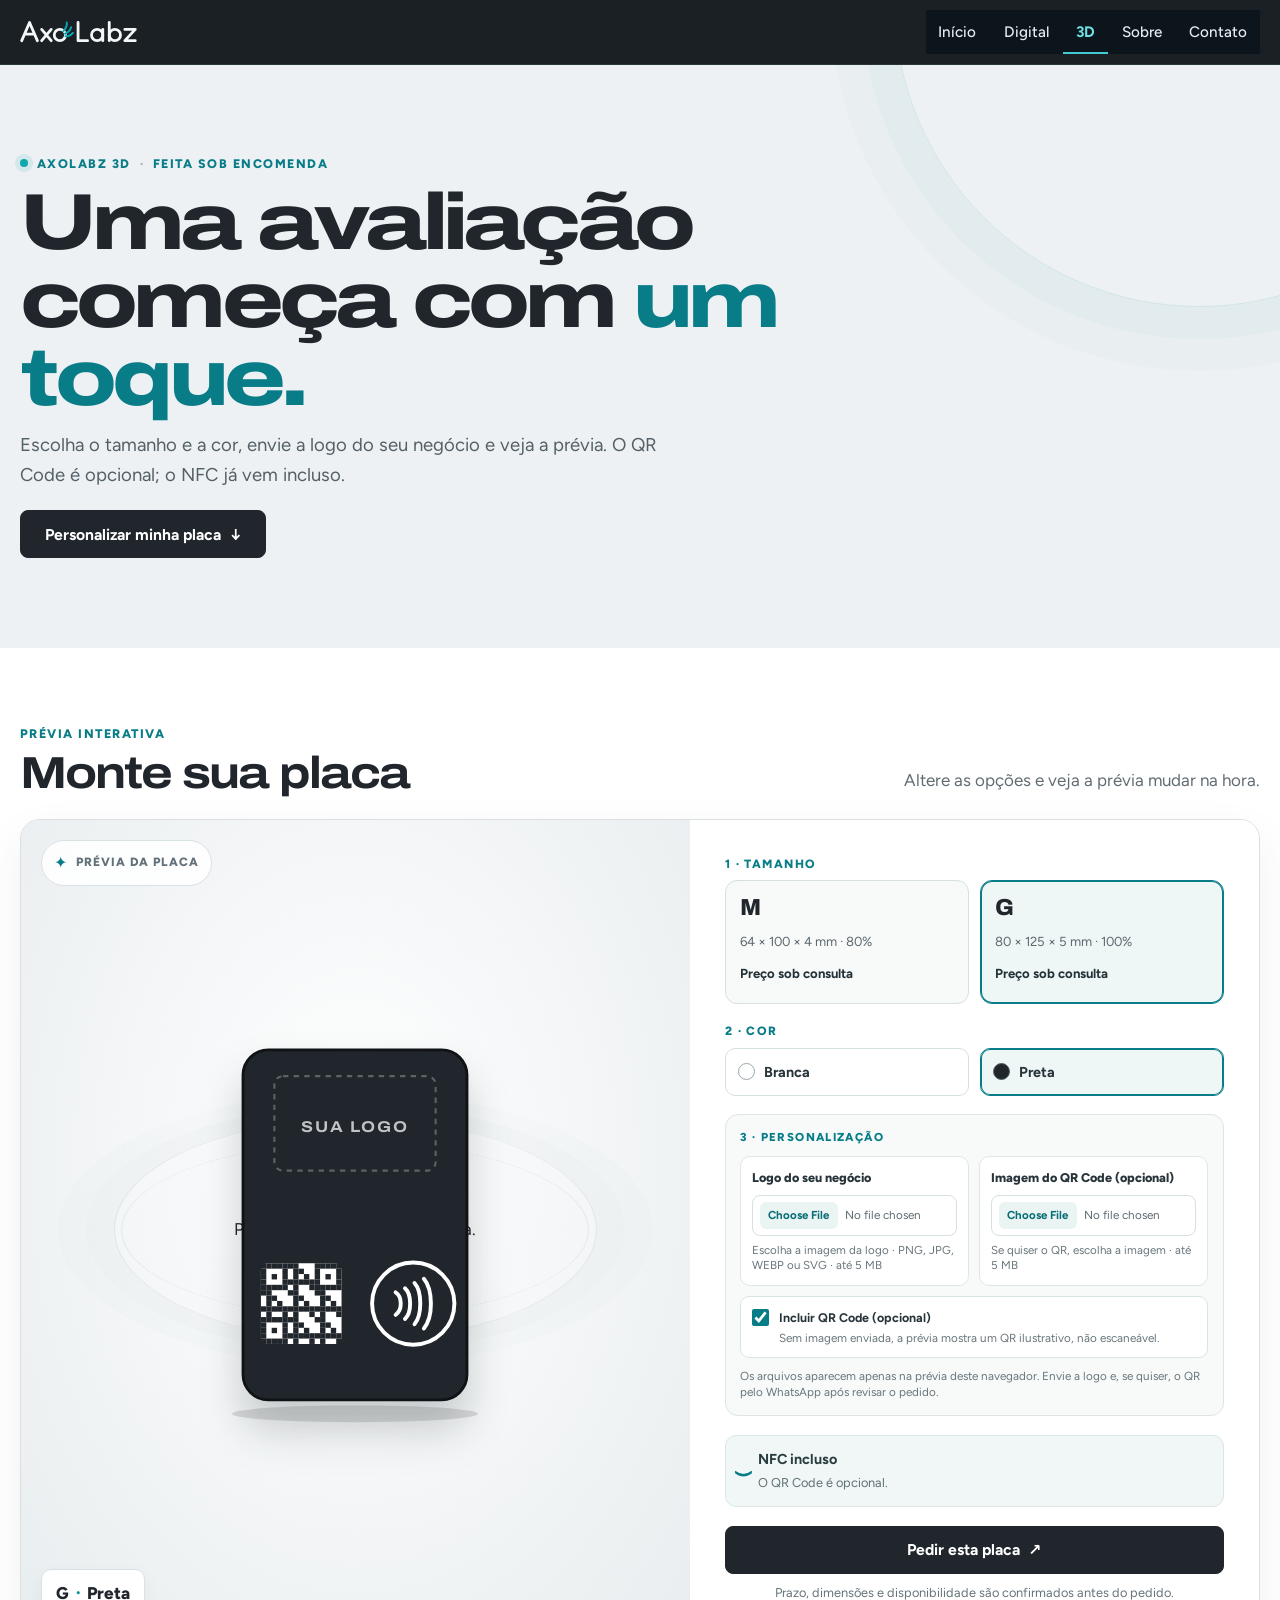
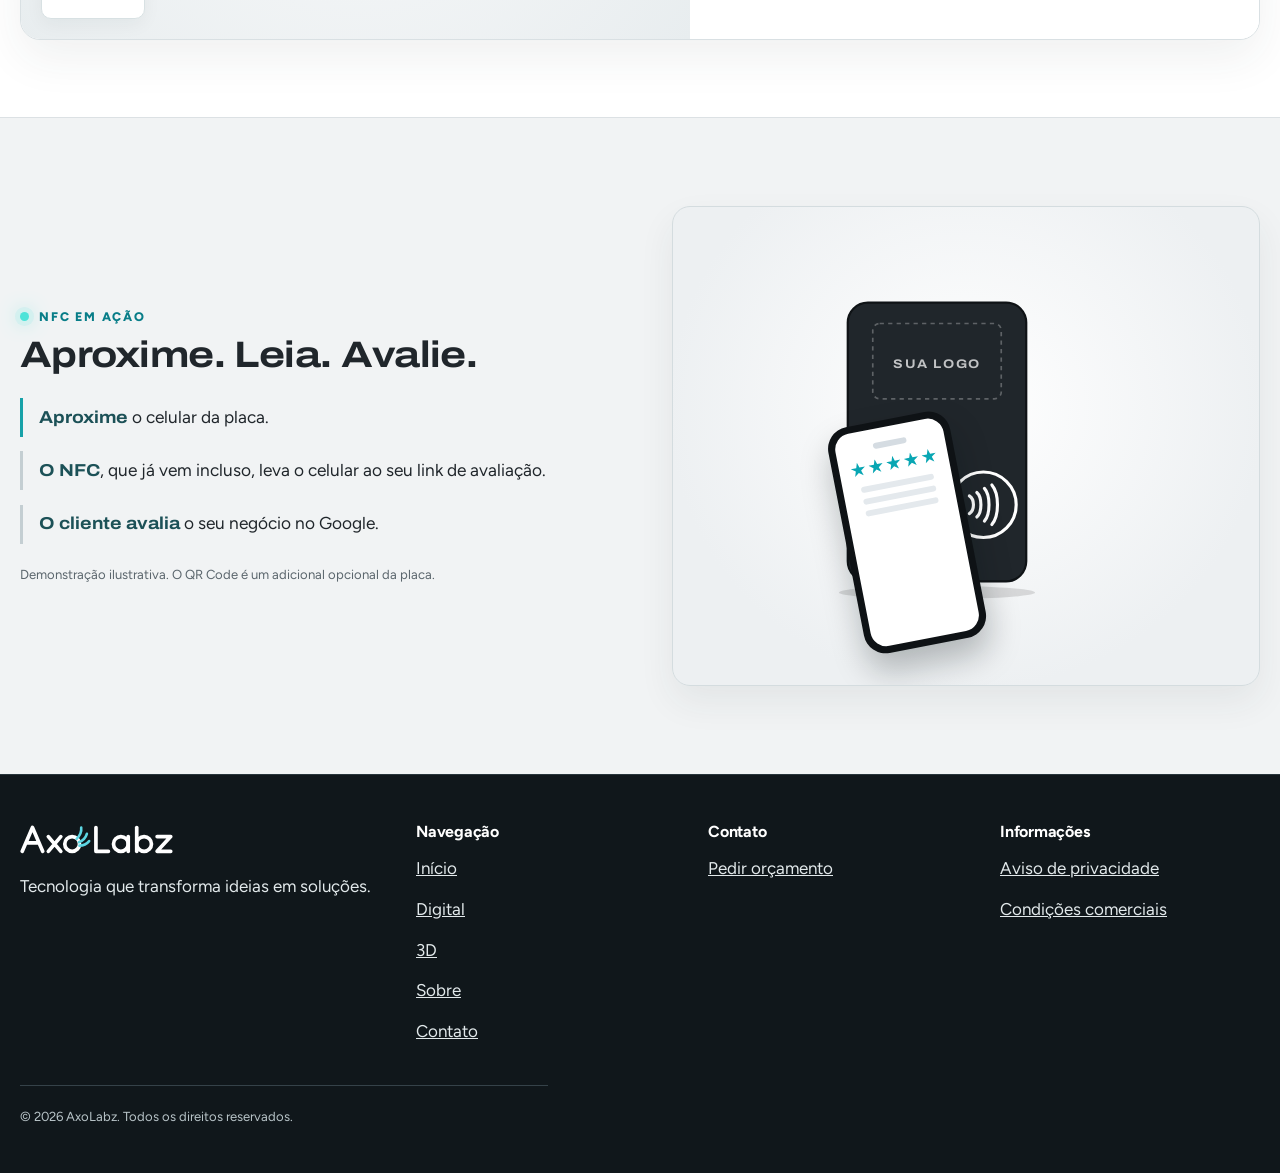
<file: 3d.html>
<!DOCTYPE html>
<html lang="pt-BR">
<head>
<meta charset="utf-8">
<meta name="viewport" content="width=device-width, initial-scale=1">
<title>AxoLabz 3D | Placas de avaliação com NFC</title>
<meta name="description" content="Configure uma placa de avaliação do Google impressa em 3D. Compare tamanhos, cores e peça a sua com NFC incluso.">
<meta name="theme-color" content="#10171b">
<link rel="icon" href="assets/img/favicon.svg" type="image/svg+xml">
<link rel="preload" href="assets/fonts/archivo-latin-wdth-normal.woff2" as="font" type="font/woff2" crossorigin>
<link rel="stylesheet" href="assets/css/style.css">
<link rel="stylesheet" href="assets/css/pages/3d.css">
<script>document.documentElement.classList.add("js");if(!matchMedia("(prefers-reduced-motion:reduce)").matches)document.documentElement.classList.add("anim")</script>
<script src="assets/js/config.js" defer></script>
<script src="assets/js/app.js" defer></script>
<script src="assets/js/motion.js" defer></script>
</head>
<body data-root="" class="has-float">
<a class="skip" href="#conteudo">Ir para o conteúdo</a>
<header class="site-head" id="topo"><div class="wrap head-in">
<a class="logo" href="index.html" aria-label="AxoLabz, página inicial"><svg class="full" viewBox="0 0 272 60" aria-hidden="true" focusable="false"><g fill="none" stroke="currentColor" stroke-width="6.5" stroke-linecap="round" stroke-linejoin="round"><path d="M4 50 L22 8 L40 50 M11.5 35 H32.5"/><path d="M50 24 L72 50 M72 24 L50 50"/><circle cx="92" cy="37" r="13"/><path d="M134 8 V50 H156"/><circle cx="178" cy="37" r="13"/><path d="M191 24 V50"/><path d="M206 8 V50"/><circle cx="219" cy="37" r="13"/><path d="M242 24 H266 L242 50 H266"/></g><g fill="none" stroke="var(--gill,#17b0bf)" stroke-width="4.6" stroke-linecap="round"><path class="g" pathLength="1" d="M100 28 C106 22 109 16 108 8"/><path class="g" pathLength="1" d="M104 34 C111 31 116 26 118 19"/><path class="g" pathLength="1" d="M105 40 C112 40 118 37 122 32"/></g></svg><svg class="mark" viewBox="0 0 94 60" aria-hidden="true" focusable="false"><g fill="none" stroke="currentColor" stroke-width="6.5" stroke-linecap="round" stroke-linejoin="round"><path d="M4 50 L22 8 L40 50 M11.5 35 H32.5"/><path d="M50 24 L72 50 M72 24 L50 50"/></g><g fill="none" stroke="var(--gill,#17b0bf)" stroke-width="4.6" stroke-linecap="round"><path class="g" pathLength="1" d="M75 24 C81 19 84 14 83 7"/><path class="g" pathLength="1" d="M77 31 C84 29 88 25 90 19"/><path class="g" pathLength="1" d="M77 38 C83 38 88 36 91 32"/></g></svg></a>
<button class="menu-btn" id="menu-btn" type="button" aria-expanded="false" aria-controls="site-nav">Menu</button>
<nav class="nav" id="site-nav" aria-label="Principal"><ul><li><a href="index.html">Início</a></li><li><a href="digital.html">Digital</a></li><li><a href="3d.html" aria-current="page">3D</a></li><li><a href="sobre.html">Sobre</a></li><li><a href="contato.html">Contato</a></li></ul></nav>
</div></header>
<main id="conteudo">
<section class="three-intro" aria-labelledby="three-title"><div class="wrap">
<p class="three-eyebrow"><span aria-hidden="true"></span> AXOLABZ 3D <i>·</i> FEITA SOB ENCOMENDA</p>
<h1 id="three-title">Uma avaliação começa com <em>um toque.</em></h1>
<p>Escolha o tamanho e a cor, envie a logo do seu negócio e veja a prévia. O QR Code é opcional; o NFC já vem incluso.</p>
<a class="btn" href="#simulador">Personalizar minha placa <span aria-hidden="true">↓</span></a>
</div></section>
<section class="three-config-section" id="simulador" aria-labelledby="simulator-title"><div class="wrap">
<div class="three-config-heading"><div><p class="three-kicker">PRÉVIA INTERATIVA</p><h2 id="simulator-title">Monte sua placa</h2></div><p>Altere as opções e veja a prévia mudar na hora.</p></div>
<div class="three-configurator" data-product-viewer>
<figure class="three-preview" aria-label="Prévia da placa selecionada"><span class="three-preview-grid" aria-hidden="true"></span><span class="three-preview-orbit" aria-hidden="true"></span>
<div class="three-preview-options"><figure class="three-preview-variant" data-plate-option="M-branca" hidden><div data-photo="M-branca" data-alt="Placa M branca"><svg class="plate" viewBox="0 0 260 300" role="img" aria-label="Ilustração da placa M branca"><ellipse cx="130" cy="282" rx="70" ry="6" fill="#000" opacity=".12"/><rect x="66.0" y="72.0" width="128" height="200" rx="14" fill="#f7f9fa" stroke="#c3ccd3" stroke-width="2"/><g data-plate-default-copy><rect x="83.9" y="87.0" width="92.2" height="54.0" rx="5.0" fill="none" stroke="#1e2429" stroke-opacity=".28" stroke-width="1.2" stroke-dasharray="3.0 3.0"/><text x="130" y="118.9" text-anchor="middle" font-size="9.0" font-weight="700" letter-spacing="1.1" fill="#1e2429" opacity=".72">SUA LOGO</text></g><image data-plate-logo x="83.9" y="87.0" width="92.2" height="54.0" preserveAspectRatio="xMidYMid meet" style="display:none"/><g data-plate-qr-placeholder><rect x="76.2" y="194.0" width="46.1" height="46.1" rx="3.7" fill="#fff"/><g fill="#20262b"><rect x="76.24" y="194.00" width="3.07" height="3.07"/><rect x="79.31" y="194.00" width="3.07" height="3.07"/><rect x="82.38" y="194.00" width="3.07" height="3.07"/><rect x="85.46" y="194.00" width="3.07" height="3.07"/><rect x="88.53" y="194.00" width="3.07" height="3.07"/><rect x="91.60" y="194.00" width="3.07" height="3.07"/><rect x="94.67" y="194.00" width="3.07" height="3.07"/><rect x="106.96" y="194.00" width="3.07" height="3.07"/><rect x="110.03" y="194.00" width="3.07" height="3.07"/><rect x="113.10" y="194.00" width="3.07" height="3.07"/><rect x="116.18" y="194.00" width="3.07" height="3.07"/><rect x="119.25" y="194.00" width="3.07" height="3.07"/><rect x="76.24" y="197.07" width="3.07" height="3.07"/><rect x="88.53" y="197.07" width="3.07" height="3.07"/><rect x="94.67" y="197.07" width="3.07" height="3.07"/><rect x="97.74" y="197.07" width="3.07" height="3.07"/><rect x="106.96" y="197.07" width="3.07" height="3.07"/><rect x="119.25" y="197.07" width="3.07" height="3.07"/><rect x="76.24" y="200.14" width="3.07" height="3.07"/><rect x="82.38" y="200.14" width="3.07" height="3.07"/><rect x="88.53" y="200.14" width="3.07" height="3.07"/><rect x="94.67" y="200.14" width="3.07" height="3.07"/><rect x="100.82" y="200.14" width="3.07" height="3.07"/><rect x="106.96" y="200.14" width="3.07" height="3.07"/><rect x="113.10" y="200.14" width="3.07" height="3.07"/><rect x="119.25" y="200.14" width="3.07" height="3.07"/><rect x="76.24" y="203.22" width="3.07" height="3.07"/><rect x="88.53" y="203.22" width="3.07" height="3.07"/><rect x="91.60" y="203.22" width="3.07" height="3.07"/><rect x="94.67" y="203.22" width="3.07" height="3.07"/><rect x="97.74" y="203.22" width="3.07" height="3.07"/><rect x="100.82" y="203.22" width="3.07" height="3.07"/><rect x="103.89" y="203.22" width="3.07" height="3.07"/><rect x="106.96" y="203.22" width="3.07" height="3.07"/><rect x="119.25" y="203.22" width="3.07" height="3.07"/><rect x="76.24" y="206.29" width="3.07" height="3.07"/><rect x="79.31" y="206.29" width="3.07" height="3.07"/><rect x="82.38" y="206.29" width="3.07" height="3.07"/><rect x="85.46" y="206.29" width="3.07" height="3.07"/><rect x="88.53" y="206.29" width="3.07" height="3.07"/><rect x="94.67" y="206.29" width="3.07" height="3.07"/><rect x="103.89" y="206.29" width="3.07" height="3.07"/><rect x="106.96" y="206.29" width="3.07" height="3.07"/><rect x="110.03" y="206.29" width="3.07" height="3.07"/><rect x="113.10" y="206.29" width="3.07" height="3.07"/><rect x="116.18" y="206.29" width="3.07" height="3.07"/><rect x="119.25" y="206.29" width="3.07" height="3.07"/><rect x="76.24" y="209.36" width="3.07" height="3.07"/><rect x="79.31" y="209.36" width="3.07" height="3.07"/><rect x="91.60" y="209.36" width="3.07" height="3.07"/><rect x="94.67" y="209.36" width="3.07" height="3.07"/><rect x="106.96" y="209.36" width="3.07" height="3.07"/><rect x="110.03" y="209.36" width="3.07" height="3.07"/><rect x="79.31" y="212.43" width="3.07" height="3.07"/><rect x="82.38" y="212.43" width="3.07" height="3.07"/><rect x="94.67" y="212.43" width="3.07" height="3.07"/><rect x="97.74" y="212.43" width="3.07" height="3.07"/><rect x="110.03" y="212.43" width="3.07" height="3.07"/><rect x="113.10" y="212.43" width="3.07" height="3.07"/><rect x="79.31" y="215.50" width="3.07" height="3.07"/><rect x="85.46" y="215.50" width="3.07" height="3.07"/><rect x="94.67" y="215.50" width="3.07" height="3.07"/><rect x="100.82" y="215.50" width="3.07" height="3.07"/><rect x="110.03" y="215.50" width="3.07" height="3.07"/><rect x="116.18" y="215.50" width="3.07" height="3.07"/><rect x="76.24" y="218.58" width="3.07" height="3.07"/><rect x="79.31" y="218.58" width="3.07" height="3.07"/><rect x="82.38" y="218.58" width="3.07" height="3.07"/><rect x="85.46" y="218.58" width="3.07" height="3.07"/><rect x="88.53" y="218.58" width="3.07" height="3.07"/><rect x="91.60" y="218.58" width="3.07" height="3.07"/><rect x="94.67" y="218.58" width="3.07" height="3.07"/><rect x="97.74" y="218.58" width="3.07" height="3.07"/><rect x="100.82" y="218.58" width="3.07" height="3.07"/><rect x="103.89" y="218.58" width="3.07" height="3.07"/><rect x="106.96" y="218.58" width="3.07" height="3.07"/><rect x="110.03" y="218.58" width="3.07" height="3.07"/><rect x="113.10" y="218.58" width="3.07" height="3.07"/><rect x="116.18" y="218.58" width="3.07" height="3.07"/><rect x="119.25" y="218.58" width="3.07" height="3.07"/><rect x="79.31" y="221.65" width="3.07" height="3.07"/><rect x="88.53" y="221.65" width="3.07" height="3.07"/><rect x="94.67" y="221.65" width="3.07" height="3.07"/><rect x="103.89" y="221.65" width="3.07" height="3.07"/><rect x="110.03" y="221.65" width="3.07" height="3.07"/><rect x="119.25" y="221.65" width="3.07" height="3.07"/><rect x="76.24" y="224.72" width="3.07" height="3.07"/><rect x="79.31" y="224.72" width="3.07" height="3.07"/><rect x="82.38" y="224.72" width="3.07" height="3.07"/><rect x="85.46" y="224.72" width="3.07" height="3.07"/><rect x="88.53" y="224.72" width="3.07" height="3.07"/><rect x="91.60" y="224.72" width="3.07" height="3.07"/><rect x="94.67" y="224.72" width="3.07" height="3.07"/><rect x="106.96" y="224.72" width="3.07" height="3.07"/><rect x="110.03" y="224.72" width="3.07" height="3.07"/><rect x="76.24" y="227.79" width="3.07" height="3.07"/><rect x="88.53" y="227.79" width="3.07" height="3.07"/><rect x="94.67" y="227.79" width="3.07" height="3.07"/><rect x="97.74" y="227.79" width="3.07" height="3.07"/><rect x="110.03" y="227.79" width="3.07" height="3.07"/><rect x="113.10" y="227.79" width="3.07" height="3.07"/><rect x="76.24" y="230.86" width="3.07" height="3.07"/><rect x="82.38" y="230.86" width="3.07" height="3.07"/><rect x="88.53" y="230.86" width="3.07" height="3.07"/><rect x="94.67" y="230.86" width="3.07" height="3.07"/><rect x="100.82" y="230.86" width="3.07" height="3.07"/><rect x="110.03" y="230.86" width="3.07" height="3.07"/><rect x="116.18" y="230.86" width="3.07" height="3.07"/><rect x="76.24" y="233.94" width="3.07" height="3.07"/><rect x="88.53" y="233.94" width="3.07" height="3.07"/><rect x="91.60" y="233.94" width="3.07" height="3.07"/><rect x="94.67" y="233.94" width="3.07" height="3.07"/><rect x="97.74" y="233.94" width="3.07" height="3.07"/><rect x="100.82" y="233.94" width="3.07" height="3.07"/><rect x="103.89" y="233.94" width="3.07" height="3.07"/><rect x="106.96" y="233.94" width="3.07" height="3.07"/><rect x="110.03" y="233.94" width="3.07" height="3.07"/><rect x="113.10" y="233.94" width="3.07" height="3.07"/><rect x="116.18" y="233.94" width="3.07" height="3.07"/><rect x="119.25" y="233.94" width="3.07" height="3.07"/><rect x="76.24" y="237.01" width="3.07" height="3.07"/><rect x="79.31" y="237.01" width="3.07" height="3.07"/><rect x="82.38" y="237.01" width="3.07" height="3.07"/><rect x="85.46" y="237.01" width="3.07" height="3.07"/><rect x="88.53" y="237.01" width="3.07" height="3.07"/><rect x="94.67" y="237.01" width="3.07" height="3.07"/><rect x="103.89" y="237.01" width="3.07" height="3.07"/><rect x="110.03" y="237.01" width="3.07" height="3.07"/><rect x="119.25" y="237.01" width="3.07" height="3.07"/></g></g><rect data-plate-qr-bg x="76.2" y="194.0" width="46.1" height="46.1" rx="3.7" fill="#fff" style="display:none"/><image data-plate-qr x="76.2" y="194.0" width="46.1" height="46.1" preserveAspectRatio="xMidYMid meet" style="display:none"/><g data-plate-nfc-right><circle cx="163.3" cy="217.0" r="23.5" fill="none" stroke="#1e2429" stroke-width="2.2"/><g fill="none" stroke="#1e2429" stroke-width="2.2" stroke-linecap="round"><path d="M153.2 210.7 C157.1 213.1 157.1 221.0 153.2 223.4"/><path d="M158.6 208.2 C162.5 211.7 162.5 222.4 158.6 225.9"/><path d="M164.0 205.3 C168.4 210.2 168.4 223.9 164.0 228.8"/><path d="M169.4 202.8 C174.7 209.2 174.7 224.9 169.4 231.2"/></g></g><g data-plate-nfc-center style="display:none"><circle cx="130.0" cy="217.0" r="23.5" fill="none" stroke="#1e2429" stroke-width="2.2"/><g fill="none" stroke="#1e2429" stroke-width="2.2" stroke-linecap="round"><path d="M119.9 210.7 C123.8 213.1 123.8 221.0 119.9 223.4"/><path d="M125.3 208.2 C129.2 211.7 129.2 222.4 125.3 225.9"/><path d="M130.7 205.3 C135.1 210.2 135.1 223.9 130.7 228.8"/><path d="M136.1 202.8 C141.5 209.2 141.5 224.9 136.1 231.2"/></g></g></svg></div></figure><figure class="three-preview-variant" data-plate-option="M-preta" hidden><div data-photo="M-preta" data-alt="Placa M preta"><svg class="plate" viewBox="0 0 260 300" role="img" aria-label="Ilustração da placa M preta"><ellipse cx="130" cy="282" rx="70" ry="6" fill="#000" opacity=".12"/><rect x="66.0" y="72.0" width="128" height="200" rx="14" fill="#20262b" stroke="#0f1316" stroke-width="2"/><g data-plate-default-copy><rect x="83.9" y="87.0" width="92.2" height="54.0" rx="5.0" fill="none" stroke="#ffffff" stroke-opacity=".28" stroke-width="1.2" stroke-dasharray="3.0 3.0"/><text x="130" y="118.9" text-anchor="middle" font-size="9.0" font-weight="700" letter-spacing="1.1" fill="#ffffff" opacity=".72">SUA LOGO</text></g><image data-plate-logo x="83.9" y="87.0" width="92.2" height="54.0" preserveAspectRatio="xMidYMid meet" style="display:none"/><g data-plate-qr-placeholder><rect x="76.2" y="194.0" width="46.1" height="46.1" rx="3.7" fill="#fff"/><g fill="#20262b"><rect x="76.24" y="194.00" width="3.07" height="3.07"/><rect x="79.31" y="194.00" width="3.07" height="3.07"/><rect x="82.38" y="194.00" width="3.07" height="3.07"/><rect x="85.46" y="194.00" width="3.07" height="3.07"/><rect x="88.53" y="194.00" width="3.07" height="3.07"/><rect x="91.60" y="194.00" width="3.07" height="3.07"/><rect x="94.67" y="194.00" width="3.07" height="3.07"/><rect x="106.96" y="194.00" width="3.07" height="3.07"/><rect x="110.03" y="194.00" width="3.07" height="3.07"/><rect x="113.10" y="194.00" width="3.07" height="3.07"/><rect x="116.18" y="194.00" width="3.07" height="3.07"/><rect x="119.25" y="194.00" width="3.07" height="3.07"/><rect x="76.24" y="197.07" width="3.07" height="3.07"/><rect x="88.53" y="197.07" width="3.07" height="3.07"/><rect x="94.67" y="197.07" width="3.07" height="3.07"/><rect x="97.74" y="197.07" width="3.07" height="3.07"/><rect x="106.96" y="197.07" width="3.07" height="3.07"/><rect x="119.25" y="197.07" width="3.07" height="3.07"/><rect x="76.24" y="200.14" width="3.07" height="3.07"/><rect x="82.38" y="200.14" width="3.07" height="3.07"/><rect x="88.53" y="200.14" width="3.07" height="3.07"/><rect x="94.67" y="200.14" width="3.07" height="3.07"/><rect x="100.82" y="200.14" width="3.07" height="3.07"/><rect x="106.96" y="200.14" width="3.07" height="3.07"/><rect x="113.10" y="200.14" width="3.07" height="3.07"/><rect x="119.25" y="200.14" width="3.07" height="3.07"/><rect x="76.24" y="203.22" width="3.07" height="3.07"/><rect x="88.53" y="203.22" width="3.07" height="3.07"/><rect x="91.60" y="203.22" width="3.07" height="3.07"/><rect x="94.67" y="203.22" width="3.07" height="3.07"/><rect x="97.74" y="203.22" width="3.07" height="3.07"/><rect x="100.82" y="203.22" width="3.07" height="3.07"/><rect x="103.89" y="203.22" width="3.07" height="3.07"/><rect x="106.96" y="203.22" width="3.07" height="3.07"/><rect x="119.25" y="203.22" width="3.07" height="3.07"/><rect x="76.24" y="206.29" width="3.07" height="3.07"/><rect x="79.31" y="206.29" width="3.07" height="3.07"/><rect x="82.38" y="206.29" width="3.07" height="3.07"/><rect x="85.46" y="206.29" width="3.07" height="3.07"/><rect x="88.53" y="206.29" width="3.07" height="3.07"/><rect x="94.67" y="206.29" width="3.07" height="3.07"/><rect x="103.89" y="206.29" width="3.07" height="3.07"/><rect x="106.96" y="206.29" width="3.07" height="3.07"/><rect x="110.03" y="206.29" width="3.07" height="3.07"/><rect x="113.10" y="206.29" width="3.07" height="3.07"/><rect x="116.18" y="206.29" width="3.07" height="3.07"/><rect x="119.25" y="206.29" width="3.07" height="3.07"/><rect x="76.24" y="209.36" width="3.07" height="3.07"/><rect x="79.31" y="209.36" width="3.07" height="3.07"/><rect x="91.60" y="209.36" width="3.07" height="3.07"/><rect x="94.67" y="209.36" width="3.07" height="3.07"/><rect x="106.96" y="209.36" width="3.07" height="3.07"/><rect x="110.03" y="209.36" width="3.07" height="3.07"/><rect x="79.31" y="212.43" width="3.07" height="3.07"/><rect x="82.38" y="212.43" width="3.07" height="3.07"/><rect x="94.67" y="212.43" width="3.07" height="3.07"/><rect x="97.74" y="212.43" width="3.07" height="3.07"/><rect x="110.03" y="212.43" width="3.07" height="3.07"/><rect x="113.10" y="212.43" width="3.07" height="3.07"/><rect x="79.31" y="215.50" width="3.07" height="3.07"/><rect x="85.46" y="215.50" width="3.07" height="3.07"/><rect x="94.67" y="215.50" width="3.07" height="3.07"/><rect x="100.82" y="215.50" width="3.07" height="3.07"/><rect x="110.03" y="215.50" width="3.07" height="3.07"/><rect x="116.18" y="215.50" width="3.07" height="3.07"/><rect x="76.24" y="218.58" width="3.07" height="3.07"/><rect x="79.31" y="218.58" width="3.07" height="3.07"/><rect x="82.38" y="218.58" width="3.07" height="3.07"/><rect x="85.46" y="218.58" width="3.07" height="3.07"/><rect x="88.53" y="218.58" width="3.07" height="3.07"/><rect x="91.60" y="218.58" width="3.07" height="3.07"/><rect x="94.67" y="218.58" width="3.07" height="3.07"/><rect x="97.74" y="218.58" width="3.07" height="3.07"/><rect x="100.82" y="218.58" width="3.07" height="3.07"/><rect x="103.89" y="218.58" width="3.07" height="3.07"/><rect x="106.96" y="218.58" width="3.07" height="3.07"/><rect x="110.03" y="218.58" width="3.07" height="3.07"/><rect x="113.10" y="218.58" width="3.07" height="3.07"/><rect x="116.18" y="218.58" width="3.07" height="3.07"/><rect x="119.25" y="218.58" width="3.07" height="3.07"/><rect x="79.31" y="221.65" width="3.07" height="3.07"/><rect x="88.53" y="221.65" width="3.07" height="3.07"/><rect x="94.67" y="221.65" width="3.07" height="3.07"/><rect x="103.89" y="221.65" width="3.07" height="3.07"/><rect x="110.03" y="221.65" width="3.07" height="3.07"/><rect x="119.25" y="221.65" width="3.07" height="3.07"/><rect x="76.24" y="224.72" width="3.07" height="3.07"/><rect x="79.31" y="224.72" width="3.07" height="3.07"/><rect x="82.38" y="224.72" width="3.07" height="3.07"/><rect x="85.46" y="224.72" width="3.07" height="3.07"/><rect x="88.53" y="224.72" width="3.07" height="3.07"/><rect x="91.60" y="224.72" width="3.07" height="3.07"/><rect x="94.67" y="224.72" width="3.07" height="3.07"/><rect x="106.96" y="224.72" width="3.07" height="3.07"/><rect x="110.03" y="224.72" width="3.07" height="3.07"/><rect x="76.24" y="227.79" width="3.07" height="3.07"/><rect x="88.53" y="227.79" width="3.07" height="3.07"/><rect x="94.67" y="227.79" width="3.07" height="3.07"/><rect x="97.74" y="227.79" width="3.07" height="3.07"/><rect x="110.03" y="227.79" width="3.07" height="3.07"/><rect x="113.10" y="227.79" width="3.07" height="3.07"/><rect x="76.24" y="230.86" width="3.07" height="3.07"/><rect x="82.38" y="230.86" width="3.07" height="3.07"/><rect x="88.53" y="230.86" width="3.07" height="3.07"/><rect x="94.67" y="230.86" width="3.07" height="3.07"/><rect x="100.82" y="230.86" width="3.07" height="3.07"/><rect x="110.03" y="230.86" width="3.07" height="3.07"/><rect x="116.18" y="230.86" width="3.07" height="3.07"/><rect x="76.24" y="233.94" width="3.07" height="3.07"/><rect x="88.53" y="233.94" width="3.07" height="3.07"/><rect x="91.60" y="233.94" width="3.07" height="3.07"/><rect x="94.67" y="233.94" width="3.07" height="3.07"/><rect x="97.74" y="233.94" width="3.07" height="3.07"/><rect x="100.82" y="233.94" width="3.07" height="3.07"/><rect x="103.89" y="233.94" width="3.07" height="3.07"/><rect x="106.96" y="233.94" width="3.07" height="3.07"/><rect x="110.03" y="233.94" width="3.07" height="3.07"/><rect x="113.10" y="233.94" width="3.07" height="3.07"/><rect x="116.18" y="233.94" width="3.07" height="3.07"/><rect x="119.25" y="233.94" width="3.07" height="3.07"/><rect x="76.24" y="237.01" width="3.07" height="3.07"/><rect x="79.31" y="237.01" width="3.07" height="3.07"/><rect x="82.38" y="237.01" width="3.07" height="3.07"/><rect x="85.46" y="237.01" width="3.07" height="3.07"/><rect x="88.53" y="237.01" width="3.07" height="3.07"/><rect x="94.67" y="237.01" width="3.07" height="3.07"/><rect x="103.89" y="237.01" width="3.07" height="3.07"/><rect x="110.03" y="237.01" width="3.07" height="3.07"/><rect x="119.25" y="237.01" width="3.07" height="3.07"/></g></g><rect data-plate-qr-bg x="76.2" y="194.0" width="46.1" height="46.1" rx="3.7" fill="#fff" style="display:none"/><image data-plate-qr x="76.2" y="194.0" width="46.1" height="46.1" preserveAspectRatio="xMidYMid meet" style="display:none"/><g data-plate-nfc-right><circle cx="163.3" cy="217.0" r="23.5" fill="none" stroke="#ffffff" stroke-width="2.2"/><g fill="none" stroke="#ffffff" stroke-width="2.2" stroke-linecap="round"><path d="M153.2 210.7 C157.1 213.1 157.1 221.0 153.2 223.4"/><path d="M158.6 208.2 C162.5 211.7 162.5 222.4 158.6 225.9"/><path d="M164.0 205.3 C168.4 210.2 168.4 223.9 164.0 228.8"/><path d="M169.4 202.8 C174.7 209.2 174.7 224.9 169.4 231.2"/></g></g><g data-plate-nfc-center style="display:none"><circle cx="130.0" cy="217.0" r="23.5" fill="none" stroke="#ffffff" stroke-width="2.2"/><g fill="none" stroke="#ffffff" stroke-width="2.2" stroke-linecap="round"><path d="M119.9 210.7 C123.8 213.1 123.8 221.0 119.9 223.4"/><path d="M125.3 208.2 C129.2 211.7 129.2 222.4 125.3 225.9"/><path d="M130.7 205.3 C135.1 210.2 135.1 223.9 130.7 228.8"/><path d="M136.1 202.8 C141.5 209.2 141.5 224.9 136.1 231.2"/></g></g></svg></div></figure><figure class="three-preview-variant" data-plate-option="G-branca" hidden><div data-photo="G-branca" data-alt="Placa G branca"><svg class="plate" viewBox="0 0 260 300" role="img" aria-label="Ilustração da placa G branca"><ellipse cx="130" cy="282" rx="88" ry="6" fill="#000" opacity=".12"/><rect x="50.0" y="22.0" width="160" height="250" rx="18" fill="#f7f9fa" stroke="#c3ccd3" stroke-width="2"/><g data-plate-default-copy><rect x="72.4" y="40.8" width="115.2" height="67.5" rx="6.2" fill="none" stroke="#1e2429" stroke-opacity=".28" stroke-width="1.5" stroke-dasharray="3.8 3.8"/><text x="130" y="80.6" text-anchor="middle" font-size="11.2" font-weight="700" letter-spacing="1.4" fill="#1e2429" opacity=".72">SUA LOGO</text></g><image data-plate-logo x="72.4" y="40.8" width="115.2" height="67.5" preserveAspectRatio="xMidYMid meet" style="display:none"/><g data-plate-qr-placeholder><rect x="62.8" y="174.5" width="57.6" height="57.6" rx="4.6" fill="#fff"/><g fill="#20262b"><rect x="62.80" y="174.50" width="3.84" height="3.84"/><rect x="66.64" y="174.50" width="3.84" height="3.84"/><rect x="70.48" y="174.50" width="3.84" height="3.84"/><rect x="74.32" y="174.50" width="3.84" height="3.84"/><rect x="78.16" y="174.50" width="3.84" height="3.84"/><rect x="82.00" y="174.50" width="3.84" height="3.84"/><rect x="85.84" y="174.50" width="3.84" height="3.84"/><rect x="101.20" y="174.50" width="3.84" height="3.84"/><rect x="105.04" y="174.50" width="3.84" height="3.84"/><rect x="108.88" y="174.50" width="3.84" height="3.84"/><rect x="112.72" y="174.50" width="3.84" height="3.84"/><rect x="116.56" y="174.50" width="3.84" height="3.84"/><rect x="62.80" y="178.34" width="3.84" height="3.84"/><rect x="78.16" y="178.34" width="3.84" height="3.84"/><rect x="85.84" y="178.34" width="3.84" height="3.84"/><rect x="89.68" y="178.34" width="3.84" height="3.84"/><rect x="101.20" y="178.34" width="3.84" height="3.84"/><rect x="116.56" y="178.34" width="3.84" height="3.84"/><rect x="62.80" y="182.18" width="3.84" height="3.84"/><rect x="70.48" y="182.18" width="3.84" height="3.84"/><rect x="78.16" y="182.18" width="3.84" height="3.84"/><rect x="85.84" y="182.18" width="3.84" height="3.84"/><rect x="93.52" y="182.18" width="3.84" height="3.84"/><rect x="101.20" y="182.18" width="3.84" height="3.84"/><rect x="108.88" y="182.18" width="3.84" height="3.84"/><rect x="116.56" y="182.18" width="3.84" height="3.84"/><rect x="62.80" y="186.02" width="3.84" height="3.84"/><rect x="78.16" y="186.02" width="3.84" height="3.84"/><rect x="82.00" y="186.02" width="3.84" height="3.84"/><rect x="85.84" y="186.02" width="3.84" height="3.84"/><rect x="89.68" y="186.02" width="3.84" height="3.84"/><rect x="93.52" y="186.02" width="3.84" height="3.84"/><rect x="97.36" y="186.02" width="3.84" height="3.84"/><rect x="101.20" y="186.02" width="3.84" height="3.84"/><rect x="116.56" y="186.02" width="3.84" height="3.84"/><rect x="62.80" y="189.86" width="3.84" height="3.84"/><rect x="66.64" y="189.86" width="3.84" height="3.84"/><rect x="70.48" y="189.86" width="3.84" height="3.84"/><rect x="74.32" y="189.86" width="3.84" height="3.84"/><rect x="78.16" y="189.86" width="3.84" height="3.84"/><rect x="85.84" y="189.86" width="3.84" height="3.84"/><rect x="97.36" y="189.86" width="3.84" height="3.84"/><rect x="101.20" y="189.86" width="3.84" height="3.84"/><rect x="105.04" y="189.86" width="3.84" height="3.84"/><rect x="108.88" y="189.86" width="3.84" height="3.84"/><rect x="112.72" y="189.86" width="3.84" height="3.84"/><rect x="116.56" y="189.86" width="3.84" height="3.84"/><rect x="62.80" y="193.70" width="3.84" height="3.84"/><rect x="66.64" y="193.70" width="3.84" height="3.84"/><rect x="82.00" y="193.70" width="3.84" height="3.84"/><rect x="85.84" y="193.70" width="3.84" height="3.84"/><rect x="101.20" y="193.70" width="3.84" height="3.84"/><rect x="105.04" y="193.70" width="3.84" height="3.84"/><rect x="66.64" y="197.54" width="3.84" height="3.84"/><rect x="70.48" y="197.54" width="3.84" height="3.84"/><rect x="85.84" y="197.54" width="3.84" height="3.84"/><rect x="89.68" y="197.54" width="3.84" height="3.84"/><rect x="105.04" y="197.54" width="3.84" height="3.84"/><rect x="108.88" y="197.54" width="3.84" height="3.84"/><rect x="66.64" y="201.38" width="3.84" height="3.84"/><rect x="74.32" y="201.38" width="3.84" height="3.84"/><rect x="85.84" y="201.38" width="3.84" height="3.84"/><rect x="93.52" y="201.38" width="3.84" height="3.84"/><rect x="105.04" y="201.38" width="3.84" height="3.84"/><rect x="112.72" y="201.38" width="3.84" height="3.84"/><rect x="62.80" y="205.22" width="3.84" height="3.84"/><rect x="66.64" y="205.22" width="3.84" height="3.84"/><rect x="70.48" y="205.22" width="3.84" height="3.84"/><rect x="74.32" y="205.22" width="3.84" height="3.84"/><rect x="78.16" y="205.22" width="3.84" height="3.84"/><rect x="82.00" y="205.22" width="3.84" height="3.84"/><rect x="85.84" y="205.22" width="3.84" height="3.84"/><rect x="89.68" y="205.22" width="3.84" height="3.84"/><rect x="93.52" y="205.22" width="3.84" height="3.84"/><rect x="97.36" y="205.22" width="3.84" height="3.84"/><rect x="101.20" y="205.22" width="3.84" height="3.84"/><rect x="105.04" y="205.22" width="3.84" height="3.84"/><rect x="108.88" y="205.22" width="3.84" height="3.84"/><rect x="112.72" y="205.22" width="3.84" height="3.84"/><rect x="116.56" y="205.22" width="3.84" height="3.84"/><rect x="66.64" y="209.06" width="3.84" height="3.84"/><rect x="78.16" y="209.06" width="3.84" height="3.84"/><rect x="85.84" y="209.06" width="3.84" height="3.84"/><rect x="97.36" y="209.06" width="3.84" height="3.84"/><rect x="105.04" y="209.06" width="3.84" height="3.84"/><rect x="116.56" y="209.06" width="3.84" height="3.84"/><rect x="62.80" y="212.90" width="3.84" height="3.84"/><rect x="66.64" y="212.90" width="3.84" height="3.84"/><rect x="70.48" y="212.90" width="3.84" height="3.84"/><rect x="74.32" y="212.90" width="3.84" height="3.84"/><rect x="78.16" y="212.90" width="3.84" height="3.84"/><rect x="82.00" y="212.90" width="3.84" height="3.84"/><rect x="85.84" y="212.90" width="3.84" height="3.84"/><rect x="101.20" y="212.90" width="3.84" height="3.84"/><rect x="105.04" y="212.90" width="3.84" height="3.84"/><rect x="62.80" y="216.74" width="3.84" height="3.84"/><rect x="78.16" y="216.74" width="3.84" height="3.84"/><rect x="85.84" y="216.74" width="3.84" height="3.84"/><rect x="89.68" y="216.74" width="3.84" height="3.84"/><rect x="105.04" y="216.74" width="3.84" height="3.84"/><rect x="108.88" y="216.74" width="3.84" height="3.84"/><rect x="62.80" y="220.58" width="3.84" height="3.84"/><rect x="70.48" y="220.58" width="3.84" height="3.84"/><rect x="78.16" y="220.58" width="3.84" height="3.84"/><rect x="85.84" y="220.58" width="3.84" height="3.84"/><rect x="93.52" y="220.58" width="3.84" height="3.84"/><rect x="105.04" y="220.58" width="3.84" height="3.84"/><rect x="112.72" y="220.58" width="3.84" height="3.84"/><rect x="62.80" y="224.42" width="3.84" height="3.84"/><rect x="78.16" y="224.42" width="3.84" height="3.84"/><rect x="82.00" y="224.42" width="3.84" height="3.84"/><rect x="85.84" y="224.42" width="3.84" height="3.84"/><rect x="89.68" y="224.42" width="3.84" height="3.84"/><rect x="93.52" y="224.42" width="3.84" height="3.84"/><rect x="97.36" y="224.42" width="3.84" height="3.84"/><rect x="101.20" y="224.42" width="3.84" height="3.84"/><rect x="105.04" y="224.42" width="3.84" height="3.84"/><rect x="108.88" y="224.42" width="3.84" height="3.84"/><rect x="112.72" y="224.42" width="3.84" height="3.84"/><rect x="116.56" y="224.42" width="3.84" height="3.84"/><rect x="62.80" y="228.26" width="3.84" height="3.84"/><rect x="66.64" y="228.26" width="3.84" height="3.84"/><rect x="70.48" y="228.26" width="3.84" height="3.84"/><rect x="74.32" y="228.26" width="3.84" height="3.84"/><rect x="78.16" y="228.26" width="3.84" height="3.84"/><rect x="85.84" y="228.26" width="3.84" height="3.84"/><rect x="97.36" y="228.26" width="3.84" height="3.84"/><rect x="105.04" y="228.26" width="3.84" height="3.84"/><rect x="116.56" y="228.26" width="3.84" height="3.84"/></g></g><rect data-plate-qr-bg x="62.8" y="174.5" width="57.6" height="57.6" rx="4.6" fill="#fff" style="display:none"/><image data-plate-qr x="62.8" y="174.5" width="57.6" height="57.6" preserveAspectRatio="xMidYMid meet" style="display:none"/><g data-plate-nfc-right><circle cx="171.6" cy="203.3" r="29.4" fill="none" stroke="#1e2429" stroke-width="2.8"/><g fill="none" stroke="#1e2429" stroke-width="2.8" stroke-linecap="round"><path d="M159.0 195.3 C163.9 198.4 163.9 208.2 159.0 211.3"/><path d="M165.7 192.3 C170.6 196.6 170.6 210.0 165.7 214.3"/><path d="M172.5 188.6 C178.0 194.7 178.0 211.9 172.5 218.0"/><path d="M179.2 185.6 C185.9 193.5 185.9 213.1 179.2 221.0"/></g></g><g data-plate-nfc-center style="display:none"><circle cx="130.0" cy="203.3" r="29.4" fill="none" stroke="#1e2429" stroke-width="2.8"/><g fill="none" stroke="#1e2429" stroke-width="2.8" stroke-linecap="round"><path d="M117.4 195.3 C122.3 198.4 122.3 208.2 117.4 211.3"/><path d="M124.1 192.3 C129.0 196.6 129.0 210.0 124.1 214.3"/><path d="M130.9 188.6 C136.4 194.7 136.4 211.9 130.9 218.0"/><path d="M137.6 185.6 C144.3 193.5 144.3 213.1 137.6 221.0"/></g></g></svg></div></figure><figure class="three-preview-variant is-active" data-plate-option="G-preta"><div data-photo="G-preta" data-alt="Placa G preta"><svg class="plate" viewBox="0 0 260 300" role="img" aria-label="Ilustração da placa G preta"><ellipse cx="130" cy="282" rx="88" ry="6" fill="#000" opacity=".12"/><rect x="50.0" y="22.0" width="160" height="250" rx="18" fill="#20262b" stroke="#0f1316" stroke-width="2"/><g data-plate-default-copy><rect x="72.4" y="40.8" width="115.2" height="67.5" rx="6.2" fill="none" stroke="#ffffff" stroke-opacity=".28" stroke-width="1.5" stroke-dasharray="3.8 3.8"/><text x="130" y="80.6" text-anchor="middle" font-size="11.2" font-weight="700" letter-spacing="1.4" fill="#ffffff" opacity=".72">SUA LOGO</text></g><image data-plate-logo x="72.4" y="40.8" width="115.2" height="67.5" preserveAspectRatio="xMidYMid meet" style="display:none"/><g data-plate-qr-placeholder><rect x="62.8" y="174.5" width="57.6" height="57.6" rx="4.6" fill="#fff"/><g fill="#20262b"><rect x="62.80" y="174.50" width="3.84" height="3.84"/><rect x="66.64" y="174.50" width="3.84" height="3.84"/><rect x="70.48" y="174.50" width="3.84" height="3.84"/><rect x="74.32" y="174.50" width="3.84" height="3.84"/><rect x="78.16" y="174.50" width="3.84" height="3.84"/><rect x="82.00" y="174.50" width="3.84" height="3.84"/><rect x="85.84" y="174.50" width="3.84" height="3.84"/><rect x="101.20" y="174.50" width="3.84" height="3.84"/><rect x="105.04" y="174.50" width="3.84" height="3.84"/><rect x="108.88" y="174.50" width="3.84" height="3.84"/><rect x="112.72" y="174.50" width="3.84" height="3.84"/><rect x="116.56" y="174.50" width="3.84" height="3.84"/><rect x="62.80" y="178.34" width="3.84" height="3.84"/><rect x="78.16" y="178.34" width="3.84" height="3.84"/><rect x="85.84" y="178.34" width="3.84" height="3.84"/><rect x="89.68" y="178.34" width="3.84" height="3.84"/><rect x="101.20" y="178.34" width="3.84" height="3.84"/><rect x="116.56" y="178.34" width="3.84" height="3.84"/><rect x="62.80" y="182.18" width="3.84" height="3.84"/><rect x="70.48" y="182.18" width="3.84" height="3.84"/><rect x="78.16" y="182.18" width="3.84" height="3.84"/><rect x="85.84" y="182.18" width="3.84" height="3.84"/><rect x="93.52" y="182.18" width="3.84" height="3.84"/><rect x="101.20" y="182.18" width="3.84" height="3.84"/><rect x="108.88" y="182.18" width="3.84" height="3.84"/><rect x="116.56" y="182.18" width="3.84" height="3.84"/><rect x="62.80" y="186.02" width="3.84" height="3.84"/><rect x="78.16" y="186.02" width="3.84" height="3.84"/><rect x="82.00" y="186.02" width="3.84" height="3.84"/><rect x="85.84" y="186.02" width="3.84" height="3.84"/><rect x="89.68" y="186.02" width="3.84" height="3.84"/><rect x="93.52" y="186.02" width="3.84" height="3.84"/><rect x="97.36" y="186.02" width="3.84" height="3.84"/><rect x="101.20" y="186.02" width="3.84" height="3.84"/><rect x="116.56" y="186.02" width="3.84" height="3.84"/><rect x="62.80" y="189.86" width="3.84" height="3.84"/><rect x="66.64" y="189.86" width="3.84" height="3.84"/><rect x="70.48" y="189.86" width="3.84" height="3.84"/><rect x="74.32" y="189.86" width="3.84" height="3.84"/><rect x="78.16" y="189.86" width="3.84" height="3.84"/><rect x="85.84" y="189.86" width="3.84" height="3.84"/><rect x="97.36" y="189.86" width="3.84" height="3.84"/><rect x="101.20" y="189.86" width="3.84" height="3.84"/><rect x="105.04" y="189.86" width="3.84" height="3.84"/><rect x="108.88" y="189.86" width="3.84" height="3.84"/><rect x="112.72" y="189.86" width="3.84" height="3.84"/><rect x="116.56" y="189.86" width="3.84" height="3.84"/><rect x="62.80" y="193.70" width="3.84" height="3.84"/><rect x="66.64" y="193.70" width="3.84" height="3.84"/><rect x="82.00" y="193.70" width="3.84" height="3.84"/><rect x="85.84" y="193.70" width="3.84" height="3.84"/><rect x="101.20" y="193.70" width="3.84" height="3.84"/><rect x="105.04" y="193.70" width="3.84" height="3.84"/><rect x="66.64" y="197.54" width="3.84" height="3.84"/><rect x="70.48" y="197.54" width="3.84" height="3.84"/><rect x="85.84" y="197.54" width="3.84" height="3.84"/><rect x="89.68" y="197.54" width="3.84" height="3.84"/><rect x="105.04" y="197.54" width="3.84" height="3.84"/><rect x="108.88" y="197.54" width="3.84" height="3.84"/><rect x="66.64" y="201.38" width="3.84" height="3.84"/><rect x="74.32" y="201.38" width="3.84" height="3.84"/><rect x="85.84" y="201.38" width="3.84" height="3.84"/><rect x="93.52" y="201.38" width="3.84" height="3.84"/><rect x="105.04" y="201.38" width="3.84" height="3.84"/><rect x="112.72" y="201.38" width="3.84" height="3.84"/><rect x="62.80" y="205.22" width="3.84" height="3.84"/><rect x="66.64" y="205.22" width="3.84" height="3.84"/><rect x="70.48" y="205.22" width="3.84" height="3.84"/><rect x="74.32" y="205.22" width="3.84" height="3.84"/><rect x="78.16" y="205.22" width="3.84" height="3.84"/><rect x="82.00" y="205.22" width="3.84" height="3.84"/><rect x="85.84" y="205.22" width="3.84" height="3.84"/><rect x="89.68" y="205.22" width="3.84" height="3.84"/><rect x="93.52" y="205.22" width="3.84" height="3.84"/><rect x="97.36" y="205.22" width="3.84" height="3.84"/><rect x="101.20" y="205.22" width="3.84" height="3.84"/><rect x="105.04" y="205.22" width="3.84" height="3.84"/><rect x="108.88" y="205.22" width="3.84" height="3.84"/><rect x="112.72" y="205.22" width="3.84" height="3.84"/><rect x="116.56" y="205.22" width="3.84" height="3.84"/><rect x="66.64" y="209.06" width="3.84" height="3.84"/><rect x="78.16" y="209.06" width="3.84" height="3.84"/><rect x="85.84" y="209.06" width="3.84" height="3.84"/><rect x="97.36" y="209.06" width="3.84" height="3.84"/><rect x="105.04" y="209.06" width="3.84" height="3.84"/><rect x="116.56" y="209.06" width="3.84" height="3.84"/><rect x="62.80" y="212.90" width="3.84" height="3.84"/><rect x="66.64" y="212.90" width="3.84" height="3.84"/><rect x="70.48" y="212.90" width="3.84" height="3.84"/><rect x="74.32" y="212.90" width="3.84" height="3.84"/><rect x="78.16" y="212.90" width="3.84" height="3.84"/><rect x="82.00" y="212.90" width="3.84" height="3.84"/><rect x="85.84" y="212.90" width="3.84" height="3.84"/><rect x="101.20" y="212.90" width="3.84" height="3.84"/><rect x="105.04" y="212.90" width="3.84" height="3.84"/><rect x="62.80" y="216.74" width="3.84" height="3.84"/><rect x="78.16" y="216.74" width="3.84" height="3.84"/><rect x="85.84" y="216.74" width="3.84" height="3.84"/><rect x="89.68" y="216.74" width="3.84" height="3.84"/><rect x="105.04" y="216.74" width="3.84" height="3.84"/><rect x="108.88" y="216.74" width="3.84" height="3.84"/><rect x="62.80" y="220.58" width="3.84" height="3.84"/><rect x="70.48" y="220.58" width="3.84" height="3.84"/><rect x="78.16" y="220.58" width="3.84" height="3.84"/><rect x="85.84" y="220.58" width="3.84" height="3.84"/><rect x="93.52" y="220.58" width="3.84" height="3.84"/><rect x="105.04" y="220.58" width="3.84" height="3.84"/><rect x="112.72" y="220.58" width="3.84" height="3.84"/><rect x="62.80" y="224.42" width="3.84" height="3.84"/><rect x="78.16" y="224.42" width="3.84" height="3.84"/><rect x="82.00" y="224.42" width="3.84" height="3.84"/><rect x="85.84" y="224.42" width="3.84" height="3.84"/><rect x="89.68" y="224.42" width="3.84" height="3.84"/><rect x="93.52" y="224.42" width="3.84" height="3.84"/><rect x="97.36" y="224.42" width="3.84" height="3.84"/><rect x="101.20" y="224.42" width="3.84" height="3.84"/><rect x="105.04" y="224.42" width="3.84" height="3.84"/><rect x="108.88" y="224.42" width="3.84" height="3.84"/><rect x="112.72" y="224.42" width="3.84" height="3.84"/><rect x="116.56" y="224.42" width="3.84" height="3.84"/><rect x="62.80" y="228.26" width="3.84" height="3.84"/><rect x="66.64" y="228.26" width="3.84" height="3.84"/><rect x="70.48" y="228.26" width="3.84" height="3.84"/><rect x="74.32" y="228.26" width="3.84" height="3.84"/><rect x="78.16" y="228.26" width="3.84" height="3.84"/><rect x="85.84" y="228.26" width="3.84" height="3.84"/><rect x="97.36" y="228.26" width="3.84" height="3.84"/><rect x="105.04" y="228.26" width="3.84" height="3.84"/><rect x="116.56" y="228.26" width="3.84" height="3.84"/></g></g><rect data-plate-qr-bg x="62.8" y="174.5" width="57.6" height="57.6" rx="4.6" fill="#fff" style="display:none"/><image data-plate-qr x="62.8" y="174.5" width="57.6" height="57.6" preserveAspectRatio="xMidYMid meet" style="display:none"/><g data-plate-nfc-right><circle cx="171.6" cy="203.3" r="29.4" fill="none" stroke="#ffffff" stroke-width="2.8"/><g fill="none" stroke="#ffffff" stroke-width="2.8" stroke-linecap="round"><path d="M159.0 195.3 C163.9 198.4 163.9 208.2 159.0 211.3"/><path d="M165.7 192.3 C170.6 196.6 170.6 210.0 165.7 214.3"/><path d="M172.5 188.6 C178.0 194.7 178.0 211.9 172.5 218.0"/><path d="M179.2 185.6 C185.9 193.5 185.9 213.1 179.2 221.0"/></g></g><g data-plate-nfc-center style="display:none"><circle cx="130.0" cy="203.3" r="29.4" fill="none" stroke="#ffffff" stroke-width="2.8"/><g fill="none" stroke="#ffffff" stroke-width="2.8" stroke-linecap="round"><path d="M117.4 195.3 C122.3 198.4 122.3 208.2 117.4 211.3"/><path d="M124.1 192.3 C129.0 196.6 129.0 210.0 124.1 214.3"/><path d="M130.9 188.6 C136.4 194.7 136.4 211.9 130.9 218.0"/><path d="M137.6 185.6 C144.3 193.5 144.3 213.1 137.6 221.0"/></g></g></svg></div></figure></div>
<span class="three-preview-label"><i aria-hidden="true">✦</i> PRÉVIA DA PLACA</span>
<div class="three-selected-chip"><span data-selected-size>G</span><i aria-hidden="true">·</i><span data-selected-color>Preta</span></div>
<span class="visually-hidden" data-variant-status aria-live="polite">Placa G preta selecionada</span>
</figure>
<div class="three-option-panel">
<div><p class="three-kicker">1 · TAMANHO</p><div class="three-size-options" role="group" aria-label="Escolha o tamanho da placa">
<button class="three-size-option" type="button" data-plate-size="M" aria-pressed="false"><span class="three-size-name">M</span><span class="three-size-description">64 × 100 × 4 mm · 80%</span><strong data-price="plate:M">Preço sob consulta</strong></button>
<button class="three-size-option" type="button" data-plate-size="G" aria-pressed="true"><span class="three-size-name">G</span><span class="three-size-description">80 × 125 × 5 mm · 100%</span><strong data-price="plate:G">Preço sob consulta</strong></button>
</div></div>
<div><p class="three-kicker">2 · COR</p><div class="three-color-options" role="group" aria-label="Escolha a cor da placa">
<button class="three-color-option" type="button" data-plate-color="branca" aria-label="Branca" aria-pressed="false"><i class="three-swatch white" aria-hidden="true"></i>Branca</button>
<button class="three-color-option" type="button" data-plate-color="preta" aria-label="Preta" aria-pressed="true"><i class="three-swatch black" aria-hidden="true"></i>Preta</button>
</div></div>
<div class="three-customization" aria-labelledby="customization-title"><p class="three-kicker" id="customization-title">3 · PERSONALIZAÇÃO</p>
<div class="three-custom-grid">
<div class="three-upload-control"><label class="three-upload-label" for="custom-logo">Logo do seu negócio</label><input id="custom-logo" class="three-file-input" type="file" accept="image/png,image/jpeg,image/webp,image/svg+xml" data-custom-file="logo"><small data-custom-name="logo">Escolha a imagem da logo · PNG, JPG, WEBP ou SVG · até 5 MB</small><button class="three-file-clear" type="button" data-clear-custom="logo" hidden>Remover logo</button></div>
<div class="three-upload-control"><label class="three-upload-label" for="custom-qr">Imagem do QR Code (opcional)</label><input id="custom-qr" class="three-file-input" type="file" accept="image/png,image/jpeg,image/webp,image/svg+xml" data-custom-file="qr"><small data-custom-name="qr">Se quiser o QR, escolha a imagem · até 5 MB</small><button class="three-file-clear" type="button" data-clear-custom="qr" hidden>Remover QR</button></div>
</div>
<label class="three-qr-toggle"><input type="checkbox" data-preview-qr-toggle checked><span><strong>Incluir QR Code (opcional)</strong><small>Sem imagem enviada, a prévia mostra um QR ilustrativo, não escaneável.</small></span></label>
<p class="three-custom-note">Os arquivos aparecem apenas na prévia deste navegador. Envie a logo e, se quiser, o QR pelo WhatsApp após revisar o pedido.</p>
<p class="three-custom-status" data-custom-status role="status" aria-live="polite"></p></div>
<div class="three-included"><span class="three-nfc-icon" aria-hidden="true">)))</span><span><strong>NFC incluso</strong><small>O QR Code é opcional.</small></span></div>
<a class="btn three-order-button" data-order-variant href="produtos/placa-avaliacao-google.html?v=G-preta#pedido">Pedir esta placa <span aria-hidden="true">↗</span></a>
<p class="three-order-note">Prazo, dimensões e disponibilidade são confirmados antes do pedido.</p>
</div></div>
</div></section>
<section class="tapsec" id="como-funciona" aria-labelledby="tap-title"><div class="wrap split">
<div><p class="hero-kicker tap-kicker"><i aria-hidden="true"></i> NFC EM AÇÃO</p><h2 id="tap-title">Aproxime. Leia. Avalie.</h2>
<ol class="tap-steps"><li><strong>Aproxime</strong> o celular da placa.</li><li><strong>O NFC</strong>, que já vem incluso, leva o celular ao seu link de avaliação.</li><li><strong>O cliente avalia</strong> o seu negócio no Google.</li></ol>
<p class="fine">Demonstração ilustrativa. O QR Code é um adicional opcional da placa.</p></div>
<div class="tap" aria-hidden="true"><div class="tap-plate"><svg class="plate" viewBox="0 0 260 300" role="img" aria-label="Ilustração da placa G preta"><ellipse cx="130" cy="282" rx="88" ry="6" fill="#000" opacity=".12"/><rect x="50.0" y="22.0" width="160" height="250" rx="18" fill="#20262b" stroke="#0f1316" stroke-width="2"/><g data-plate-default-copy><rect x="72.4" y="40.8" width="115.2" height="67.5" rx="6.2" fill="none" stroke="#ffffff" stroke-opacity=".28" stroke-width="1.5" stroke-dasharray="3.8 3.8"/><text x="130" y="80.6" text-anchor="middle" font-size="11.2" font-weight="700" letter-spacing="1.4" fill="#ffffff" opacity=".72">SUA LOGO</text></g><image data-plate-logo x="72.4" y="40.8" width="115.2" height="67.5" preserveAspectRatio="xMidYMid meet" style="display:none"/><g data-plate-qr-placeholder><rect x="62.8" y="174.5" width="57.6" height="57.6" rx="4.6" fill="#fff"/><g fill="#20262b"><rect x="62.80" y="174.50" width="3.84" height="3.84"/><rect x="66.64" y="174.50" width="3.84" height="3.84"/><rect x="70.48" y="174.50" width="3.84" height="3.84"/><rect x="74.32" y="174.50" width="3.84" height="3.84"/><rect x="78.16" y="174.50" width="3.84" height="3.84"/><rect x="82.00" y="174.50" width="3.84" height="3.84"/><rect x="85.84" y="174.50" width="3.84" height="3.84"/><rect x="101.20" y="174.50" width="3.84" height="3.84"/><rect x="105.04" y="174.50" width="3.84" height="3.84"/><rect x="108.88" y="174.50" width="3.84" height="3.84"/><rect x="112.72" y="174.50" width="3.84" height="3.84"/><rect x="116.56" y="174.50" width="3.84" height="3.84"/><rect x="62.80" y="178.34" width="3.84" height="3.84"/><rect x="78.16" y="178.34" width="3.84" height="3.84"/><rect x="85.84" y="178.34" width="3.84" height="3.84"/><rect x="89.68" y="178.34" width="3.84" height="3.84"/><rect x="101.20" y="178.34" width="3.84" height="3.84"/><rect x="116.56" y="178.34" width="3.84" height="3.84"/><rect x="62.80" y="182.18" width="3.84" height="3.84"/><rect x="70.48" y="182.18" width="3.84" height="3.84"/><rect x="78.16" y="182.18" width="3.84" height="3.84"/><rect x="85.84" y="182.18" width="3.84" height="3.84"/><rect x="93.52" y="182.18" width="3.84" height="3.84"/><rect x="101.20" y="182.18" width="3.84" height="3.84"/><rect x="108.88" y="182.18" width="3.84" height="3.84"/><rect x="116.56" y="182.18" width="3.84" height="3.84"/><rect x="62.80" y="186.02" width="3.84" height="3.84"/><rect x="78.16" y="186.02" width="3.84" height="3.84"/><rect x="82.00" y="186.02" width="3.84" height="3.84"/><rect x="85.84" y="186.02" width="3.84" height="3.84"/><rect x="89.68" y="186.02" width="3.84" height="3.84"/><rect x="93.52" y="186.02" width="3.84" height="3.84"/><rect x="97.36" y="186.02" width="3.84" height="3.84"/><rect x="101.20" y="186.02" width="3.84" height="3.84"/><rect x="116.56" y="186.02" width="3.84" height="3.84"/><rect x="62.80" y="189.86" width="3.84" height="3.84"/><rect x="66.64" y="189.86" width="3.84" height="3.84"/><rect x="70.48" y="189.86" width="3.84" height="3.84"/><rect x="74.32" y="189.86" width="3.84" height="3.84"/><rect x="78.16" y="189.86" width="3.84" height="3.84"/><rect x="85.84" y="189.86" width="3.84" height="3.84"/><rect x="97.36" y="189.86" width="3.84" height="3.84"/><rect x="101.20" y="189.86" width="3.84" height="3.84"/><rect x="105.04" y="189.86" width="3.84" height="3.84"/><rect x="108.88" y="189.86" width="3.84" height="3.84"/><rect x="112.72" y="189.86" width="3.84" height="3.84"/><rect x="116.56" y="189.86" width="3.84" height="3.84"/><rect x="62.80" y="193.70" width="3.84" height="3.84"/><rect x="66.64" y="193.70" width="3.84" height="3.84"/><rect x="82.00" y="193.70" width="3.84" height="3.84"/><rect x="85.84" y="193.70" width="3.84" height="3.84"/><rect x="101.20" y="193.70" width="3.84" height="3.84"/><rect x="105.04" y="193.70" width="3.84" height="3.84"/><rect x="66.64" y="197.54" width="3.84" height="3.84"/><rect x="70.48" y="197.54" width="3.84" height="3.84"/><rect x="85.84" y="197.54" width="3.84" height="3.84"/><rect x="89.68" y="197.54" width="3.84" height="3.84"/><rect x="105.04" y="197.54" width="3.84" height="3.84"/><rect x="108.88" y="197.54" width="3.84" height="3.84"/><rect x="66.64" y="201.38" width="3.84" height="3.84"/><rect x="74.32" y="201.38" width="3.84" height="3.84"/><rect x="85.84" y="201.38" width="3.84" height="3.84"/><rect x="93.52" y="201.38" width="3.84" height="3.84"/><rect x="105.04" y="201.38" width="3.84" height="3.84"/><rect x="112.72" y="201.38" width="3.84" height="3.84"/><rect x="62.80" y="205.22" width="3.84" height="3.84"/><rect x="66.64" y="205.22" width="3.84" height="3.84"/><rect x="70.48" y="205.22" width="3.84" height="3.84"/><rect x="74.32" y="205.22" width="3.84" height="3.84"/><rect x="78.16" y="205.22" width="3.84" height="3.84"/><rect x="82.00" y="205.22" width="3.84" height="3.84"/><rect x="85.84" y="205.22" width="3.84" height="3.84"/><rect x="89.68" y="205.22" width="3.84" height="3.84"/><rect x="93.52" y="205.22" width="3.84" height="3.84"/><rect x="97.36" y="205.22" width="3.84" height="3.84"/><rect x="101.20" y="205.22" width="3.84" height="3.84"/><rect x="105.04" y="205.22" width="3.84" height="3.84"/><rect x="108.88" y="205.22" width="3.84" height="3.84"/><rect x="112.72" y="205.22" width="3.84" height="3.84"/><rect x="116.56" y="205.22" width="3.84" height="3.84"/><rect x="66.64" y="209.06" width="3.84" height="3.84"/><rect x="78.16" y="209.06" width="3.84" height="3.84"/><rect x="85.84" y="209.06" width="3.84" height="3.84"/><rect x="97.36" y="209.06" width="3.84" height="3.84"/><rect x="105.04" y="209.06" width="3.84" height="3.84"/><rect x="116.56" y="209.06" width="3.84" height="3.84"/><rect x="62.80" y="212.90" width="3.84" height="3.84"/><rect x="66.64" y="212.90" width="3.84" height="3.84"/><rect x="70.48" y="212.90" width="3.84" height="3.84"/><rect x="74.32" y="212.90" width="3.84" height="3.84"/><rect x="78.16" y="212.90" width="3.84" height="3.84"/><rect x="82.00" y="212.90" width="3.84" height="3.84"/><rect x="85.84" y="212.90" width="3.84" height="3.84"/><rect x="101.20" y="212.90" width="3.84" height="3.84"/><rect x="105.04" y="212.90" width="3.84" height="3.84"/><rect x="62.80" y="216.74" width="3.84" height="3.84"/><rect x="78.16" y="216.74" width="3.84" height="3.84"/><rect x="85.84" y="216.74" width="3.84" height="3.84"/><rect x="89.68" y="216.74" width="3.84" height="3.84"/><rect x="105.04" y="216.74" width="3.84" height="3.84"/><rect x="108.88" y="216.74" width="3.84" height="3.84"/><rect x="62.80" y="220.58" width="3.84" height="3.84"/><rect x="70.48" y="220.58" width="3.84" height="3.84"/><rect x="78.16" y="220.58" width="3.84" height="3.84"/><rect x="85.84" y="220.58" width="3.84" height="3.84"/><rect x="93.52" y="220.58" width="3.84" height="3.84"/><rect x="105.04" y="220.58" width="3.84" height="3.84"/><rect x="112.72" y="220.58" width="3.84" height="3.84"/><rect x="62.80" y="224.42" width="3.84" height="3.84"/><rect x="78.16" y="224.42" width="3.84" height="3.84"/><rect x="82.00" y="224.42" width="3.84" height="3.84"/><rect x="85.84" y="224.42" width="3.84" height="3.84"/><rect x="89.68" y="224.42" width="3.84" height="3.84"/><rect x="93.52" y="224.42" width="3.84" height="3.84"/><rect x="97.36" y="224.42" width="3.84" height="3.84"/><rect x="101.20" y="224.42" width="3.84" height="3.84"/><rect x="105.04" y="224.42" width="3.84" height="3.84"/><rect x="108.88" y="224.42" width="3.84" height="3.84"/><rect x="112.72" y="224.42" width="3.84" height="3.84"/><rect x="116.56" y="224.42" width="3.84" height="3.84"/><rect x="62.80" y="228.26" width="3.84" height="3.84"/><rect x="66.64" y="228.26" width="3.84" height="3.84"/><rect x="70.48" y="228.26" width="3.84" height="3.84"/><rect x="74.32" y="228.26" width="3.84" height="3.84"/><rect x="78.16" y="228.26" width="3.84" height="3.84"/><rect x="85.84" y="228.26" width="3.84" height="3.84"/><rect x="97.36" y="228.26" width="3.84" height="3.84"/><rect x="105.04" y="228.26" width="3.84" height="3.84"/><rect x="116.56" y="228.26" width="3.84" height="3.84"/></g></g><rect data-plate-qr-bg x="62.8" y="174.5" width="57.6" height="57.6" rx="4.6" fill="#fff" style="display:none"/><image data-plate-qr x="62.8" y="174.5" width="57.6" height="57.6" preserveAspectRatio="xMidYMid meet" style="display:none"/><g data-plate-nfc-right><circle cx="171.6" cy="203.3" r="29.4" fill="none" stroke="#ffffff" stroke-width="2.8"/><g fill="none" stroke="#ffffff" stroke-width="2.8" stroke-linecap="round"><path d="M159.0 195.3 C163.9 198.4 163.9 208.2 159.0 211.3"/><path d="M165.7 192.3 C170.6 196.6 170.6 210.0 165.7 214.3"/><path d="M172.5 188.6 C178.0 194.7 178.0 211.9 172.5 218.0"/><path d="M179.2 185.6 C185.9 193.5 185.9 213.1 179.2 221.0"/></g></g><g data-plate-nfc-center style="display:none"><circle cx="130.0" cy="203.3" r="29.4" fill="none" stroke="#ffffff" stroke-width="2.8"/><g fill="none" stroke="#ffffff" stroke-width="2.8" stroke-linecap="round"><path d="M117.4 195.3 C122.3 198.4 122.3 208.2 117.4 211.3"/><path d="M124.1 192.3 C129.0 196.6 129.0 210.0 124.1 214.3"/><path d="M130.9 188.6 C136.4 194.7 136.4 211.9 130.9 218.0"/><path d="M137.6 185.6 C144.3 193.5 144.3 213.1 137.6 221.0"/></g></g></svg><i class="rip"></i><i class="rip"></i><i class="rip"></i></div>
<div class="tap-phone"><div class="scr"><b></b><span class="stars"><u style="--i:0"></u><u style="--i:1"></u><u style="--i:2"></u><u style="--i:3"></u><u style="--i:4"></u></span><em></em></div></div></div>
</div></section>
</main>
<footer class="site-foot"><div class="wrap">
<div class="foot-grid">
<div><a class="logo" href="index.html" aria-label="AxoLabz, página inicial"><svg class="full" viewBox="0 0 272 60" aria-hidden="true" focusable="false"><g fill="none" stroke="currentColor" stroke-width="6.5" stroke-linecap="round" stroke-linejoin="round"><path d="M4 50 L22 8 L40 50 M11.5 35 H32.5"/><path d="M50 24 L72 50 M72 24 L50 50"/><circle cx="92" cy="37" r="13"/><path d="M134 8 V50 H156"/><circle cx="178" cy="37" r="13"/><path d="M191 24 V50"/><path d="M206 8 V50"/><circle cx="219" cy="37" r="13"/><path d="M242 24 H266 L242 50 H266"/></g><g fill="none" stroke="var(--gill,#17b0bf)" stroke-width="4.6" stroke-linecap="round"><path class="g" pathLength="1" d="M100 28 C106 22 109 16 108 8"/><path class="g" pathLength="1" d="M104 34 C111 31 116 26 118 19"/><path class="g" pathLength="1" d="M105 40 C112 40 118 37 122 32"/></g></svg></a><p style="margin-top:1rem">Tecnologia que transforma ideias em soluções.</p><p data-city data-prefix="Cidade: "></p></div>
<div><h2>Navegação</h2><ul><li><a href="index.html">Início</a></li><li><a href="digital.html">Digital</a></li><li><a href="3d.html">3D</a></li><li><a href="sobre.html">Sobre</a></li><li><a href="contato.html">Contato</a></li></ul></div>
<div><h2>Contato</h2><ul><li data-wa-item><a data-wa href="contato.html#aviso-whatsapp">WhatsApp</a></li><li data-ig-item><a data-ig href="contato.html" rel="noopener">Instagram</a></li><li><a href="contato.html">Pedir orçamento</a></li></ul></div>
<div><h2>Informações</h2><ul><li><a href="privacidade.html">Aviso de privacidade</a></li><li><a href="condicoes.html">Condições comerciais</a></li></ul></div>
</div>
<p class="legal">© <span data-year>2026</span> AxoLabz. Todos os direitos reservados.</p>
</div></footer>
<a class="wa-float" data-wa href="contato.html#aviso-whatsapp"><svg viewBox="0 0 24 24" aria-hidden="true"><path d="M21 12a8 8 0 0 1-11.7 7.1L4 20l1-4.8A8 8 0 1 1 21 12z"/></svg>WhatsApp</a>
</body>
</html>
</file>
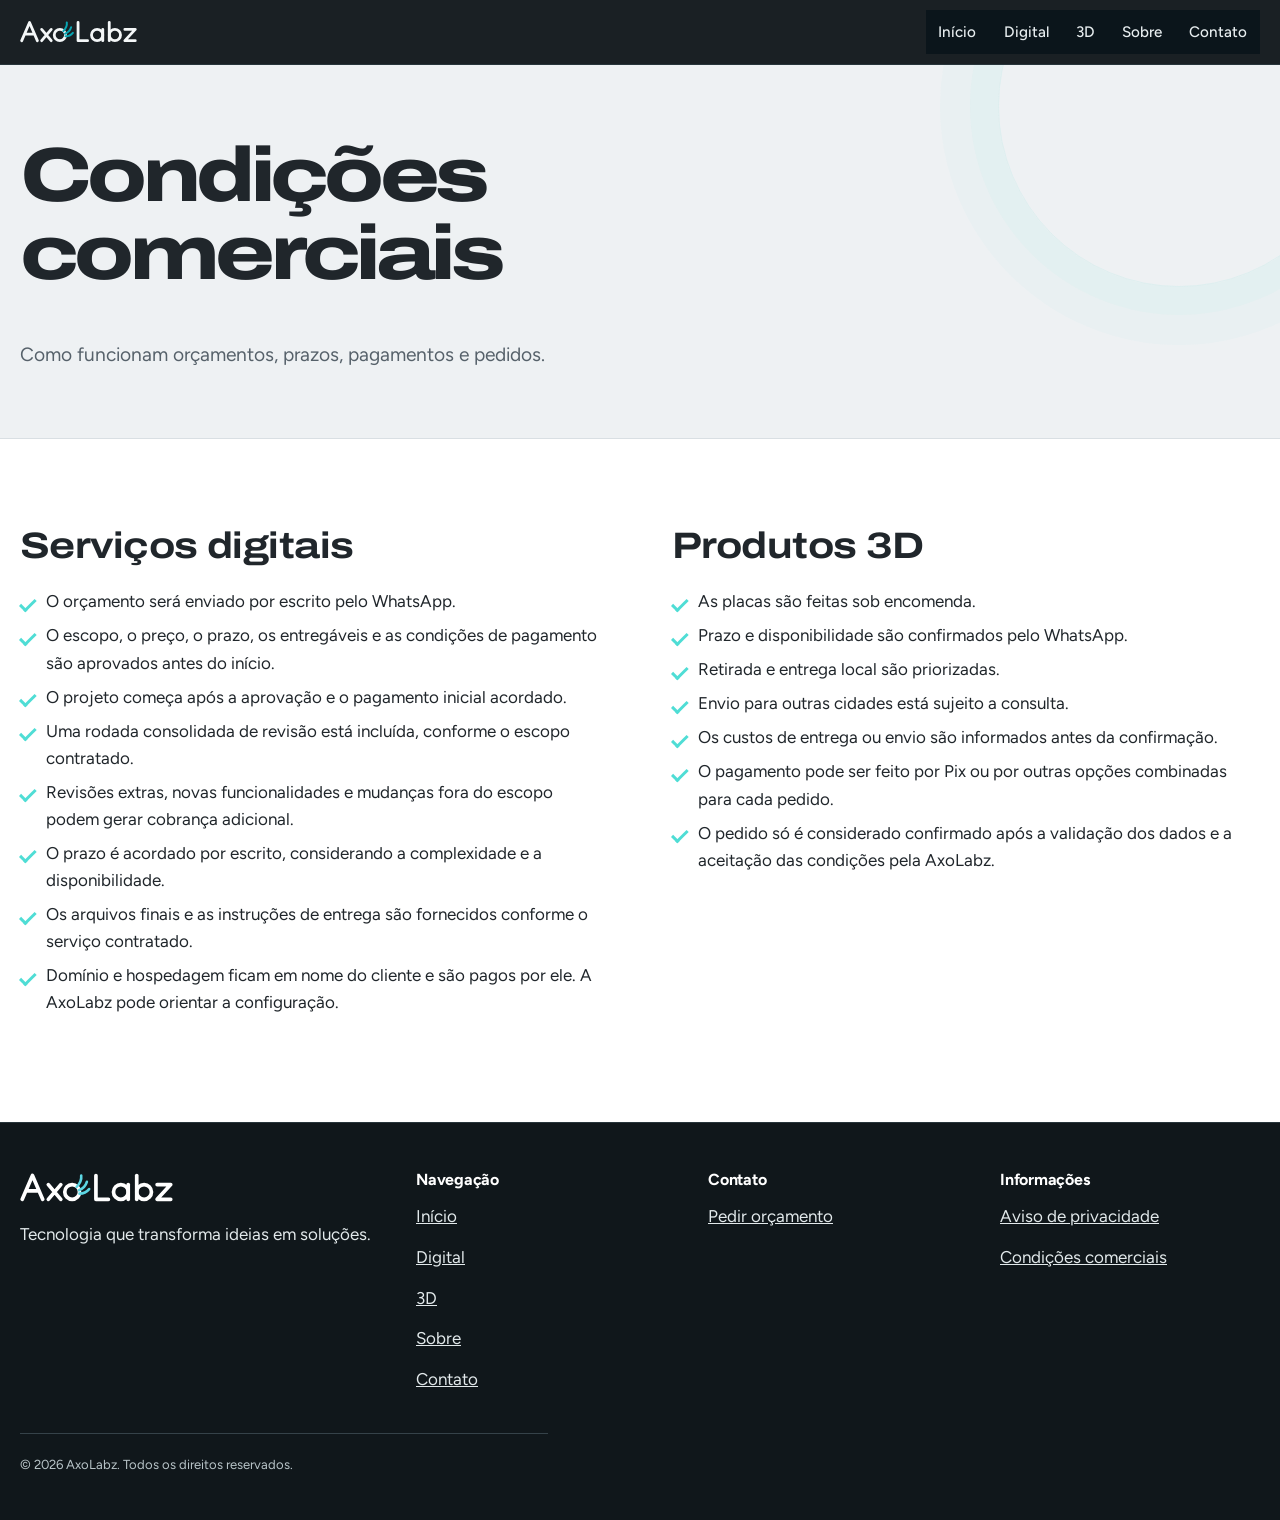
<file: condicoes.html>
<!DOCTYPE html>
<html lang="pt-BR">
<head>
<meta charset="utf-8">
<meta name="viewport" content="width=device-width, initial-scale=1">
<title>Condições comerciais | AxoLabz</title>
<meta name="description" content="Condições comerciais dos serviços digitais e das placas 3D da AxoLabz.">
<meta name="theme-color" content="#10171b">
<link rel="icon" href="assets/img/favicon.svg" type="image/svg+xml">
<link rel="preload" href="assets/fonts/archivo-latin-wdth-normal.woff2" as="font" type="font/woff2" crossorigin>
<link rel="stylesheet" href="assets/css/style.css">

<script>document.documentElement.classList.add("js");if(!matchMedia("(prefers-reduced-motion:reduce)").matches)document.documentElement.classList.add("anim")</script>
<script src="assets/js/config.js" defer></script>
<script src="assets/js/app.js" defer></script>
<script src="assets/js/motion.js" defer></script>
</head>
<body data-root="" class="has-float">
<a class="skip" href="#conteudo">Ir para o conteúdo</a>
<header class="site-head" id="topo"><div class="wrap head-in">
<a class="logo" href="index.html" aria-label="AxoLabz, página inicial"><svg class="full" viewBox="0 0 272 60" aria-hidden="true" focusable="false"><g fill="none" stroke="currentColor" stroke-width="6.5" stroke-linecap="round" stroke-linejoin="round"><path d="M4 50 L22 8 L40 50 M11.5 35 H32.5"/><path d="M50 24 L72 50 M72 24 L50 50"/><circle cx="92" cy="37" r="13"/><path d="M134 8 V50 H156"/><circle cx="178" cy="37" r="13"/><path d="M191 24 V50"/><path d="M206 8 V50"/><circle cx="219" cy="37" r="13"/><path d="M242 24 H266 L242 50 H266"/></g><g fill="none" stroke="var(--gill,#17b0bf)" stroke-width="4.6" stroke-linecap="round"><path class="g" pathLength="1" d="M100 28 C106 22 109 16 108 8"/><path class="g" pathLength="1" d="M104 34 C111 31 116 26 118 19"/><path class="g" pathLength="1" d="M105 40 C112 40 118 37 122 32"/></g></svg><svg class="mark" viewBox="0 0 94 60" aria-hidden="true" focusable="false"><g fill="none" stroke="currentColor" stroke-width="6.5" stroke-linecap="round" stroke-linejoin="round"><path d="M4 50 L22 8 L40 50 M11.5 35 H32.5"/><path d="M50 24 L72 50 M72 24 L50 50"/></g><g fill="none" stroke="var(--gill,#17b0bf)" stroke-width="4.6" stroke-linecap="round"><path class="g" pathLength="1" d="M75 24 C81 19 84 14 83 7"/><path class="g" pathLength="1" d="M77 31 C84 29 88 25 90 19"/><path class="g" pathLength="1" d="M77 38 C83 38 88 36 91 32"/></g></svg></a>
<button class="menu-btn" id="menu-btn" type="button" aria-expanded="false" aria-controls="site-nav">Menu</button>
<nav class="nav" id="site-nav" aria-label="Principal"><ul><li><a href="index.html">Início</a></li><li><a href="digital.html">Digital</a></li><li><a href="3d.html">3D</a></li><li><a href="sobre.html">Sobre</a></li><li><a href="contato.html">Contato</a></li></ul></nav>
</div></header>
<main id="conteudo">
<div class="page-head"><div class="wrap"><h1>Condições comerciais</h1><p class="lead">Como funcionam orçamentos, prazos, pagamentos e pedidos.</p></div></div><section><div class="wrap split top"><div><h2>Serviços digitais</h2><ul class="tick"><li>O orçamento será enviado por escrito pelo WhatsApp.</li><li>O escopo, o preço, o prazo, os entregáveis e as condições de pagamento são aprovados antes do início.</li><li>O projeto começa após a aprovação e o pagamento inicial acordado.</li><li>Uma rodada consolidada de revisão está incluída, conforme o escopo contratado.</li><li>Revisões extras, novas funcionalidades e mudanças fora do escopo podem gerar cobrança adicional.</li><li>O prazo é acordado por escrito, considerando a complexidade e a disponibilidade.</li><li>Os arquivos finais e as instruções de entrega são fornecidos conforme o serviço contratado.</li><li>Domínio e hospedagem ficam em nome do cliente e são pagos por ele. A AxoLabz pode orientar a configuração.</li></ul></div>
<div><h2>Produtos 3D</h2><ul class="tick"><li>As placas são feitas sob encomenda.</li><li>Prazo e disponibilidade são confirmados pelo WhatsApp.</li><li>Retirada e entrega local são priorizadas.</li><li>Envio para outras cidades está sujeito a consulta.</li><li>Os custos de entrega ou envio são informados antes da confirmação.</li><li>O pagamento pode ser feito por Pix ou por outras opções combinadas para cada pedido.</li><li>O pedido só é considerado confirmado após a validação dos dados e a aceitação das condições pela AxoLabz.</li></ul></div></div></section>
</main>
<footer class="site-foot"><div class="wrap">
<div class="foot-grid">
<div><a class="logo" href="index.html" aria-label="AxoLabz, página inicial"><svg class="full" viewBox="0 0 272 60" aria-hidden="true" focusable="false"><g fill="none" stroke="currentColor" stroke-width="6.5" stroke-linecap="round" stroke-linejoin="round"><path d="M4 50 L22 8 L40 50 M11.5 35 H32.5"/><path d="M50 24 L72 50 M72 24 L50 50"/><circle cx="92" cy="37" r="13"/><path d="M134 8 V50 H156"/><circle cx="178" cy="37" r="13"/><path d="M191 24 V50"/><path d="M206 8 V50"/><circle cx="219" cy="37" r="13"/><path d="M242 24 H266 L242 50 H266"/></g><g fill="none" stroke="var(--gill,#17b0bf)" stroke-width="4.6" stroke-linecap="round"><path class="g" pathLength="1" d="M100 28 C106 22 109 16 108 8"/><path class="g" pathLength="1" d="M104 34 C111 31 116 26 118 19"/><path class="g" pathLength="1" d="M105 40 C112 40 118 37 122 32"/></g></svg></a><p style="margin-top:1rem">Tecnologia que transforma ideias em soluções.</p><p data-city data-prefix="Cidade: "></p></div>
<div><h2>Navegação</h2><ul><li><a href="index.html">Início</a></li><li><a href="digital.html">Digital</a></li><li><a href="3d.html">3D</a></li><li><a href="sobre.html">Sobre</a></li><li><a href="contato.html">Contato</a></li></ul></div>
<div><h2>Contato</h2><ul><li data-wa-item><a data-wa href="contato.html#aviso-whatsapp">WhatsApp</a></li><li data-ig-item><a data-ig href="contato.html" rel="noopener">Instagram</a></li><li><a href="contato.html">Pedir orçamento</a></li></ul></div>
<div><h2>Informações</h2><ul><li><a href="privacidade.html">Aviso de privacidade</a></li><li><a href="condicoes.html">Condições comerciais</a></li></ul></div>
</div>
<p class="legal">© <span data-year>2026</span> AxoLabz. Todos os direitos reservados.</p>
</div></footer>
<a class="wa-float" data-wa href="contato.html#aviso-whatsapp"><svg viewBox="0 0 24 24" aria-hidden="true"><path d="M21 12a8 8 0 0 1-11.7 7.1L4 20l1-4.8A8 8 0 1 1 21 12z"/></svg>WhatsApp</a>
</body>
</html>
</file>
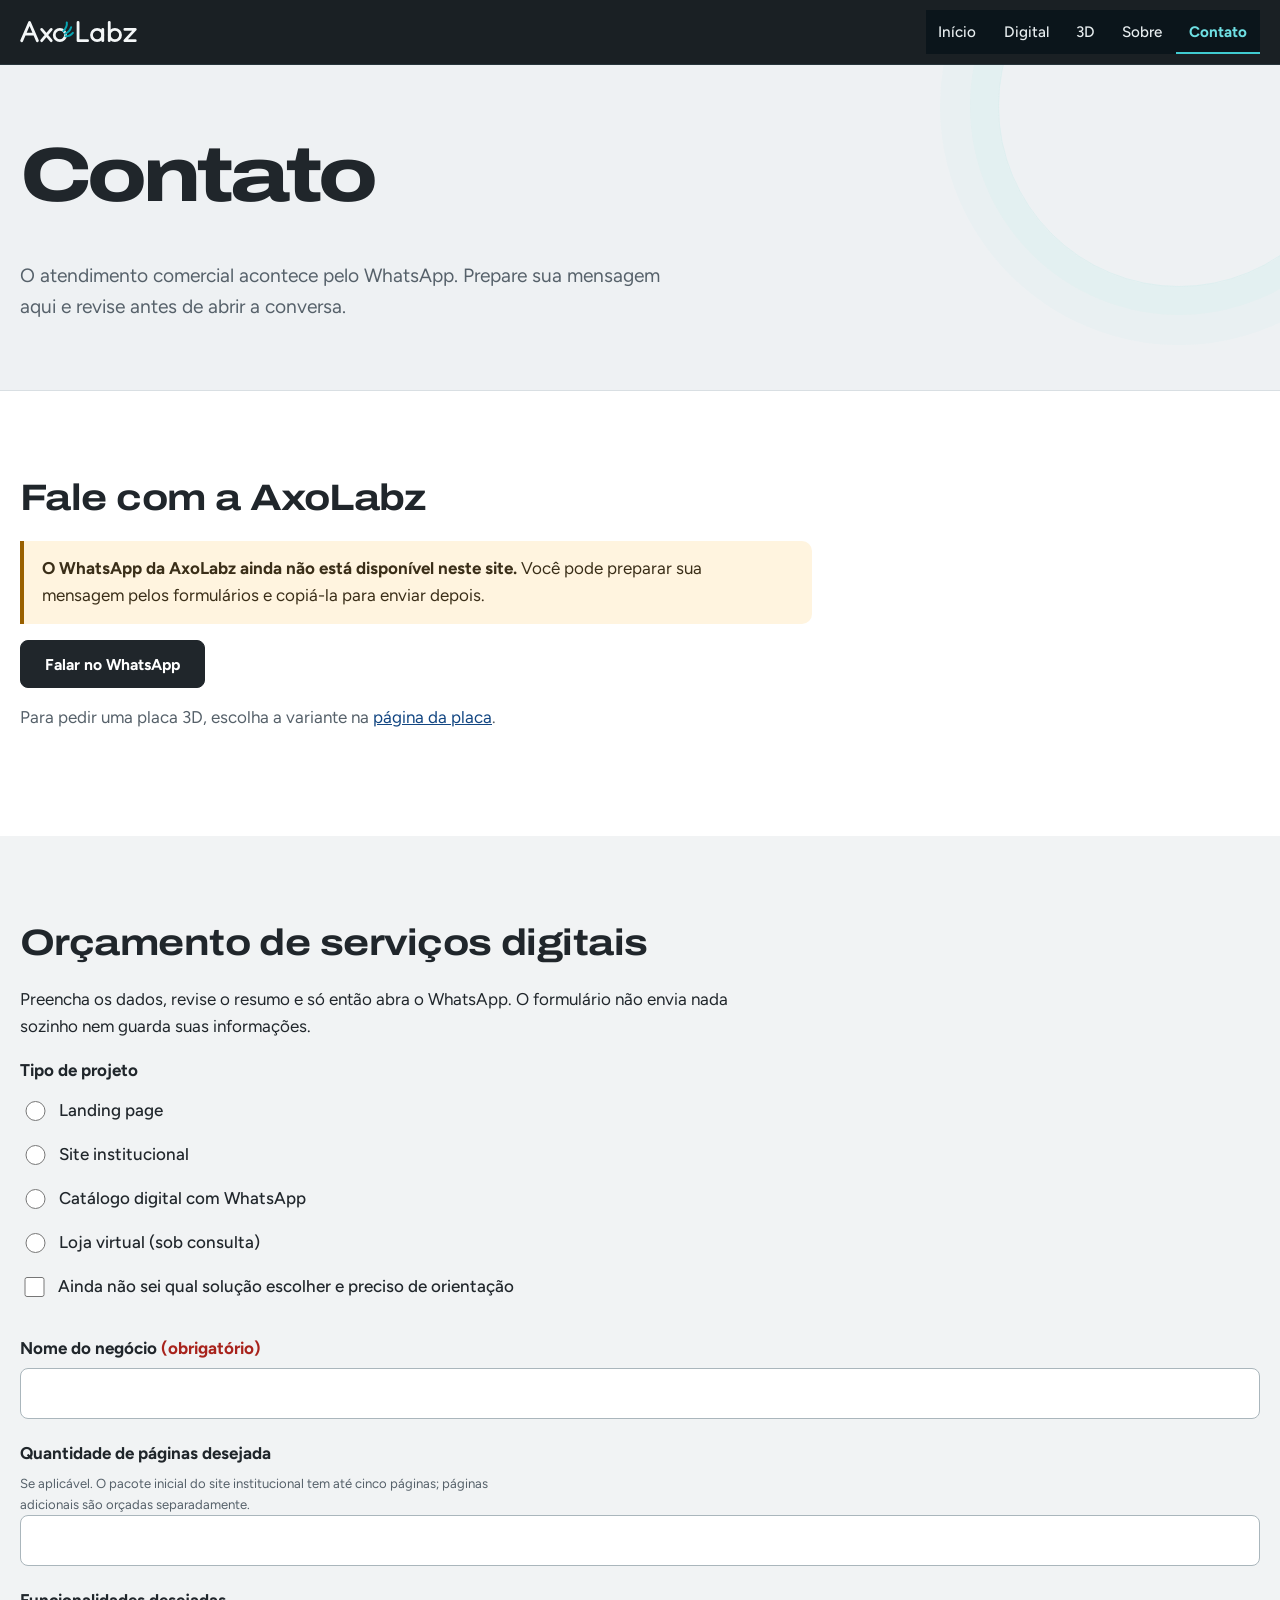
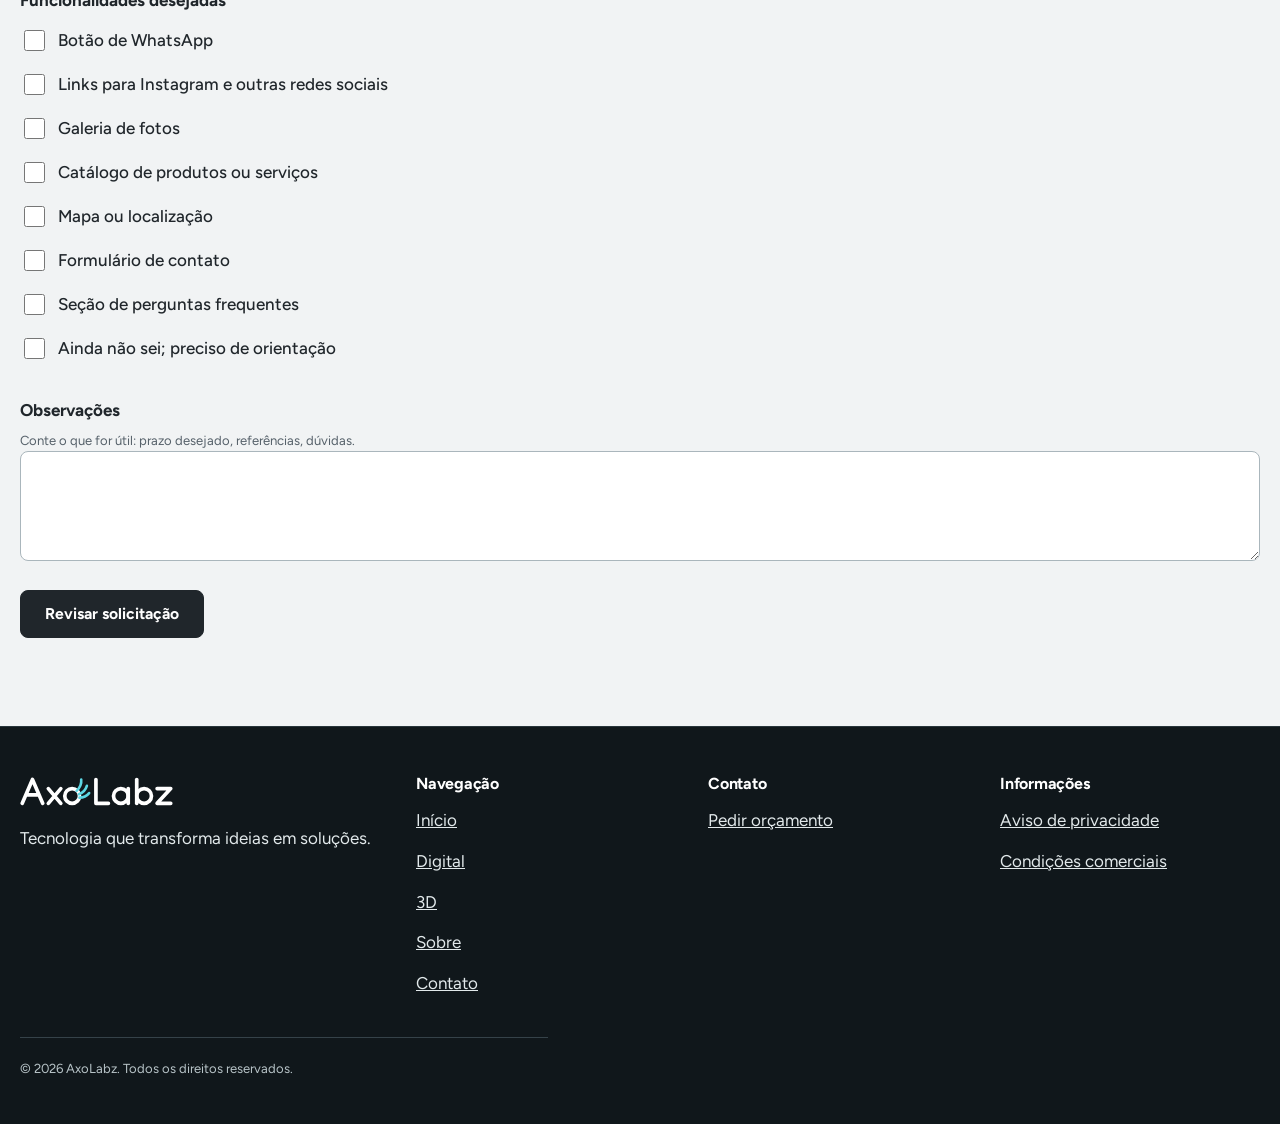
<file: contato.html>
<!DOCTYPE html>
<html lang="pt-BR">
<head>
<meta charset="utf-8">
<meta name="viewport" content="width=device-width, initial-scale=1">
<title>Contato e orçamento | AxoLabz</title>
<meta name="description" content="Fale com a AxoLabz pelo WhatsApp e peça um orçamento de serviços digitais.">
<meta name="theme-color" content="#10171b">
<link rel="icon" href="assets/img/favicon.svg" type="image/svg+xml">
<link rel="preload" href="assets/fonts/archivo-latin-wdth-normal.woff2" as="font" type="font/woff2" crossorigin>
<link rel="stylesheet" href="assets/css/style.css">

<script>document.documentElement.classList.add("js");if(!matchMedia("(prefers-reduced-motion:reduce)").matches)document.documentElement.classList.add("anim")</script>
<script src="assets/js/config.js" defer></script>
<script src="assets/js/app.js" defer></script>
<script src="assets/js/motion.js" defer></script><script src="assets/js/forms.js" defer></script>
</head>
<body data-root="" class="">
<a class="skip" href="#conteudo">Ir para o conteúdo</a>
<header class="site-head" id="topo"><div class="wrap head-in">
<a class="logo" href="index.html" aria-label="AxoLabz, página inicial"><svg class="full" viewBox="0 0 272 60" aria-hidden="true" focusable="false"><g fill="none" stroke="currentColor" stroke-width="6.5" stroke-linecap="round" stroke-linejoin="round"><path d="M4 50 L22 8 L40 50 M11.5 35 H32.5"/><path d="M50 24 L72 50 M72 24 L50 50"/><circle cx="92" cy="37" r="13"/><path d="M134 8 V50 H156"/><circle cx="178" cy="37" r="13"/><path d="M191 24 V50"/><path d="M206 8 V50"/><circle cx="219" cy="37" r="13"/><path d="M242 24 H266 L242 50 H266"/></g><g fill="none" stroke="var(--gill,#17b0bf)" stroke-width="4.6" stroke-linecap="round"><path class="g" pathLength="1" d="M100 28 C106 22 109 16 108 8"/><path class="g" pathLength="1" d="M104 34 C111 31 116 26 118 19"/><path class="g" pathLength="1" d="M105 40 C112 40 118 37 122 32"/></g></svg><svg class="mark" viewBox="0 0 94 60" aria-hidden="true" focusable="false"><g fill="none" stroke="currentColor" stroke-width="6.5" stroke-linecap="round" stroke-linejoin="round"><path d="M4 50 L22 8 L40 50 M11.5 35 H32.5"/><path d="M50 24 L72 50 M72 24 L50 50"/></g><g fill="none" stroke="var(--gill,#17b0bf)" stroke-width="4.6" stroke-linecap="round"><path class="g" pathLength="1" d="M75 24 C81 19 84 14 83 7"/><path class="g" pathLength="1" d="M77 31 C84 29 88 25 90 19"/><path class="g" pathLength="1" d="M77 38 C83 38 88 36 91 32"/></g></svg></a>
<button class="menu-btn" id="menu-btn" type="button" aria-expanded="false" aria-controls="site-nav">Menu</button>
<nav class="nav" id="site-nav" aria-label="Principal"><ul><li><a href="index.html">Início</a></li><li><a href="digital.html">Digital</a></li><li><a href="3d.html">3D</a></li><li><a href="sobre.html">Sobre</a></li><li><a href="contato.html" aria-current="page">Contato</a></li></ul></nav>
</div></header>
<main id="conteudo">
<div class="page-head"><div class="wrap"><h1>Contato</h1><p class="lead">O atendimento comercial acontece pelo WhatsApp. Prepare sua mensagem aqui e revise antes de abrir a conversa.</p></div></div><section><div class="wrap"><h2>Fale com a AxoLabz</h2>
<div class="notice warn" id="aviso-whatsapp" data-if-no-wa hidden><p><strong>O WhatsApp da AxoLabz ainda não está disponível neste site.</strong> Você pode preparar sua mensagem pelos formulários e copiá-la para enviar depois.</p></div>
<div class="actions" style="margin-top:0"><a class="btn" data-wa href="#aviso-whatsapp">Falar no WhatsApp</a><a class="btn line" data-ig-item data-ig href="#" rel="noopener">Ver o Instagram</a></div>
<p class="muted" data-city data-prefix="Cidade: " style="margin-top:1rem"></p>
<p class="muted" style="margin-top:1rem">Para pedir uma placa 3D, escolha a variante na <a href="produtos/placa-avaliacao-google.html">página da placa</a>.</p></div></section>
<section class="alt" id="orcamento"><div class="wrap"><h2>Orçamento de serviços digitais</h2>
<p>Preencha os dados, revise o resumo e só então abra o WhatsApp. O formulário não envia nada sozinho nem guarda suas informações.</p><form data-form="digital" novalidate aria-label="Pedido de orçamento">
<div class="err-summary" role="alert" tabindex="-1" hidden></div>
<fieldset aria-describedby="err-tipo"><legend>Tipo de projeto</legend>
<div class="opt"><input type="radio" id="tipo-1" name="tipo" value="landing-page" data-label="Landing page"><label for="tipo-1">Landing page</label></div><div class="opt"><input type="radio" id="tipo-2" name="tipo" value="site-institucional" data-label="Site institucional"><label for="tipo-2">Site institucional</label></div><div class="opt"><input type="radio" id="tipo-3" name="tipo" value="catalogo-whatsapp" data-label="Catálogo digital com WhatsApp"><label for="tipo-3">Catálogo digital com WhatsApp</label></div><div class="opt"><input type="radio" id="tipo-4" name="tipo" value="loja-virtual" data-label="Loja virtual (sob consulta)"><label for="tipo-4">Loja virtual (sob consulta)</label></div><p class="err" id="err-tipo"></p>
<div class="opt"><input type="checkbox" id="orientacao" name="orientacao"><label for="orientacao">Ainda não sei qual solução escolher e preciso de orientação</label></div>
</fieldset>
<div class="field"><label for="negocio">Nome do negócio <span class="req">(obrigatório)</span></label><input type="text" id="negocio" name="negocio" aria-describedby="err-negocio" aria-required="true" ><p class="err" id="err-negocio"></p></div><div class="field"><label for="paginas">Quantidade de páginas desejada</label><p class="hint" id="h-paginas">Se aplicável. O pacote inicial do site institucional tem até cinco páginas; páginas adicionais são orçadas separadamente.</p><input type="number" id="paginas" name="paginas" aria-describedby="h-paginas err-paginas" min="1" max="50" inputmode="numeric"><p class="err" id="err-paginas"></p></div>
<fieldset><legend>Funcionalidades desejadas</legend>
<div class="opt"><input type="checkbox" id="func-1" name="func" value="Botão de WhatsApp" data-label="Botão de WhatsApp"><label for="func-1">Botão de WhatsApp</label></div><div class="opt"><input type="checkbox" id="func-2" name="func" value="Links para Instagram e outras redes sociais" data-label="Links para Instagram e outras redes sociais"><label for="func-2">Links para Instagram e outras redes sociais</label></div><div class="opt"><input type="checkbox" id="func-3" name="func" value="Galeria de fotos" data-label="Galeria de fotos"><label for="func-3">Galeria de fotos</label></div><div class="opt"><input type="checkbox" id="func-4" name="func" value="Catálogo de produtos ou serviços" data-label="Catálogo de produtos ou serviços"><label for="func-4">Catálogo de produtos ou serviços</label></div><div class="opt"><input type="checkbox" id="func-5" name="func" value="Mapa ou localização" data-label="Mapa ou localização"><label for="func-5">Mapa ou localização</label></div><div class="opt"><input type="checkbox" id="func-6" name="func" value="Formulário de contato" data-label="Formulário de contato"><label for="func-6">Formulário de contato</label></div><div class="opt"><input type="checkbox" id="func-7" name="func" value="Seção de perguntas frequentes" data-label="Seção de perguntas frequentes"><label for="func-7">Seção de perguntas frequentes</label></div><div class="opt"><input type="checkbox" id="func-8" name="func" value="Ainda não sei; preciso de orientação" data-label="Ainda não sei; preciso de orientação"><label for="func-8">Ainda não sei; preciso de orientação</label></div>
</fieldset>
<div class="field"><label for="obs">Observações</label><p class="hint" id="h-obs">Conte o que for útil: prazo desejado, referências, dúvidas.</p><textarea id="obs" name="obs" maxlength="600" aria-describedby="h-obs"></textarea></div>
<button class="btn" type="submit">Revisar solicitação</button>
</form>
<div class="review" hidden tabindex="-1"></div></div></section>
</main>
<footer class="site-foot"><div class="wrap">
<div class="foot-grid">
<div><a class="logo" href="index.html" aria-label="AxoLabz, página inicial"><svg class="full" viewBox="0 0 272 60" aria-hidden="true" focusable="false"><g fill="none" stroke="currentColor" stroke-width="6.5" stroke-linecap="round" stroke-linejoin="round"><path d="M4 50 L22 8 L40 50 M11.5 35 H32.5"/><path d="M50 24 L72 50 M72 24 L50 50"/><circle cx="92" cy="37" r="13"/><path d="M134 8 V50 H156"/><circle cx="178" cy="37" r="13"/><path d="M191 24 V50"/><path d="M206 8 V50"/><circle cx="219" cy="37" r="13"/><path d="M242 24 H266 L242 50 H266"/></g><g fill="none" stroke="var(--gill,#17b0bf)" stroke-width="4.6" stroke-linecap="round"><path class="g" pathLength="1" d="M100 28 C106 22 109 16 108 8"/><path class="g" pathLength="1" d="M104 34 C111 31 116 26 118 19"/><path class="g" pathLength="1" d="M105 40 C112 40 118 37 122 32"/></g></svg></a><p style="margin-top:1rem">Tecnologia que transforma ideias em soluções.</p><p data-city data-prefix="Cidade: "></p></div>
<div><h2>Navegação</h2><ul><li><a href="index.html">Início</a></li><li><a href="digital.html">Digital</a></li><li><a href="3d.html">3D</a></li><li><a href="sobre.html">Sobre</a></li><li><a href="contato.html">Contato</a></li></ul></div>
<div><h2>Contato</h2><ul><li data-wa-item><a data-wa href="contato.html#aviso-whatsapp">WhatsApp</a></li><li data-ig-item><a data-ig href="contato.html" rel="noopener">Instagram</a></li><li><a href="contato.html">Pedir orçamento</a></li></ul></div>
<div><h2>Informações</h2><ul><li><a href="privacidade.html">Aviso de privacidade</a></li><li><a href="condicoes.html">Condições comerciais</a></li></ul></div>
</div>
<p class="legal">© <span data-year>2026</span> AxoLabz. Todos os direitos reservados.</p>
</div></footer>

</body>
</html>
</file>
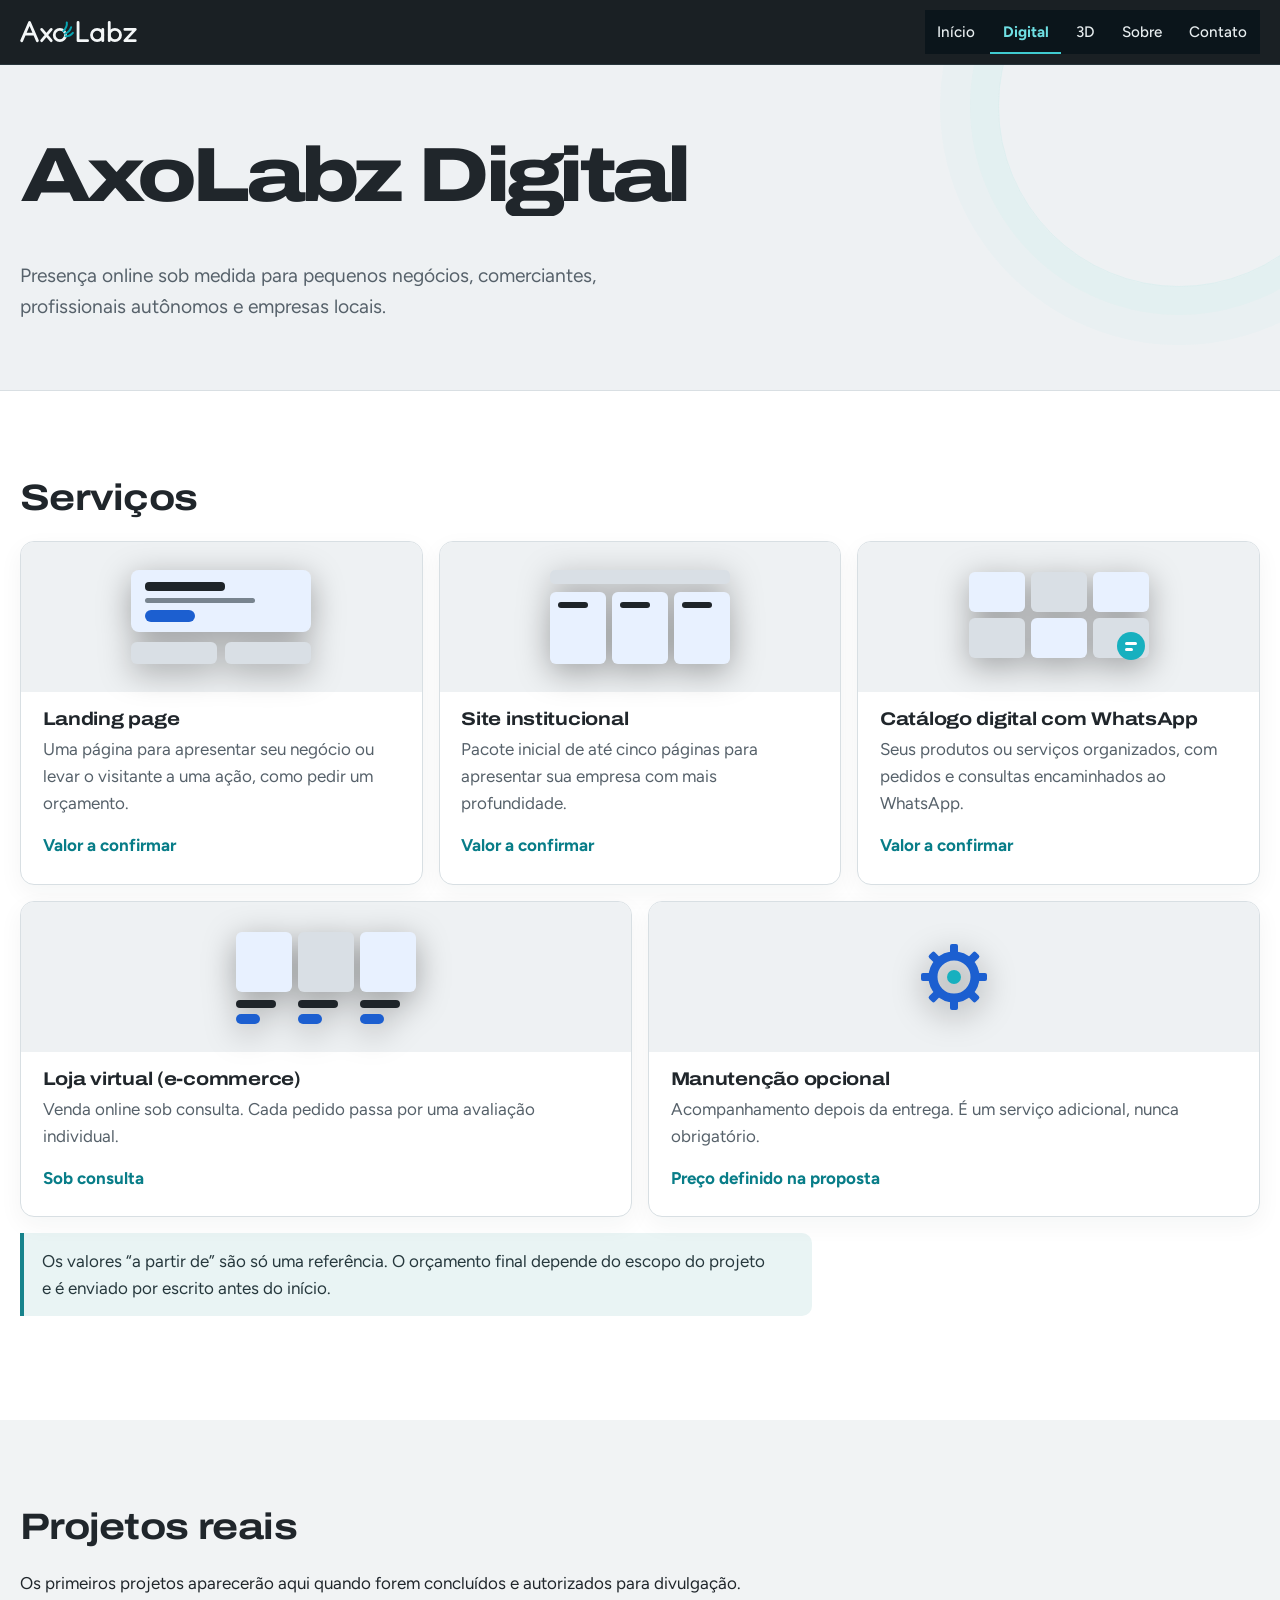
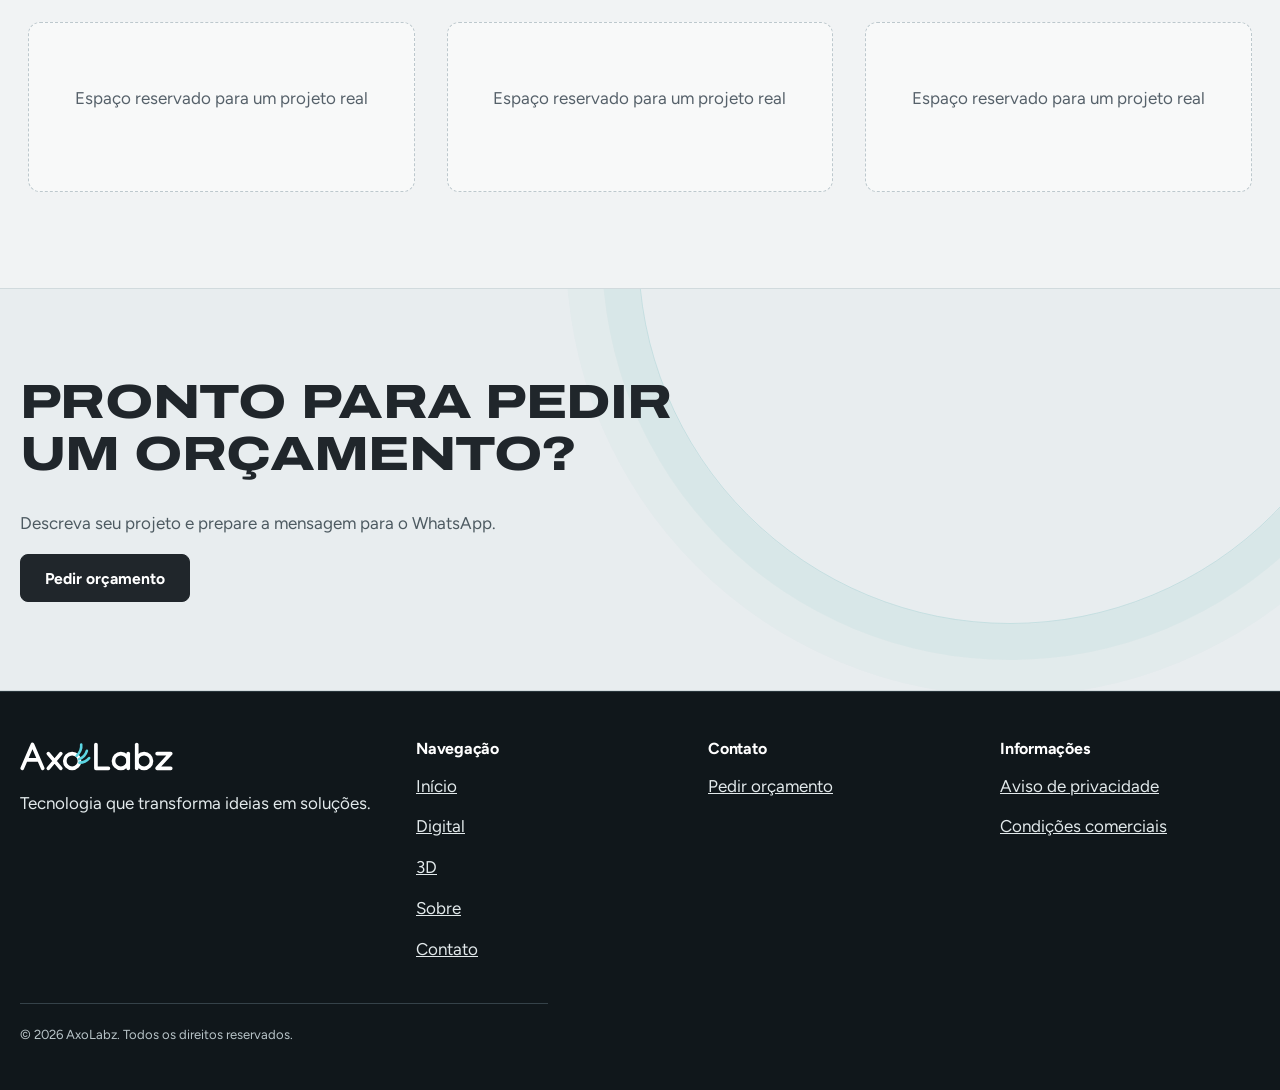
<file: digital.html>
<!DOCTYPE html>
<html lang="pt-BR">
<head>
<meta charset="utf-8">
<meta name="viewport" content="width=device-width, initial-scale=1">
<title>AxoLabz Digital | Sites, catálogos e lojas virtuais</title>
<meta name="description" content="Landing page, site institucional, catálogo digital com WhatsApp, loja virtual sob consulta e manutenção opcional.">
<meta name="theme-color" content="#10171b">
<link rel="icon" href="assets/img/favicon.svg" type="image/svg+xml">
<link rel="preload" href="assets/fonts/archivo-latin-wdth-normal.woff2" as="font" type="font/woff2" crossorigin>
<link rel="stylesheet" href="assets/css/style.css">

<script>document.documentElement.classList.add("js");if(!matchMedia("(prefers-reduced-motion:reduce)").matches)document.documentElement.classList.add("anim")</script>
<script src="assets/js/config.js" defer></script>
<script src="assets/js/app.js" defer></script>
<script src="assets/js/motion.js" defer></script>
</head>
<body data-root="" class="has-float">
<a class="skip" href="#conteudo">Ir para o conteúdo</a>
<header class="site-head" id="topo"><div class="wrap head-in">
<a class="logo" href="index.html" aria-label="AxoLabz, página inicial"><svg class="full" viewBox="0 0 272 60" aria-hidden="true" focusable="false"><g fill="none" stroke="currentColor" stroke-width="6.5" stroke-linecap="round" stroke-linejoin="round"><path d="M4 50 L22 8 L40 50 M11.5 35 H32.5"/><path d="M50 24 L72 50 M72 24 L50 50"/><circle cx="92" cy="37" r="13"/><path d="M134 8 V50 H156"/><circle cx="178" cy="37" r="13"/><path d="M191 24 V50"/><path d="M206 8 V50"/><circle cx="219" cy="37" r="13"/><path d="M242 24 H266 L242 50 H266"/></g><g fill="none" stroke="var(--gill,#17b0bf)" stroke-width="4.6" stroke-linecap="round"><path class="g" pathLength="1" d="M100 28 C106 22 109 16 108 8"/><path class="g" pathLength="1" d="M104 34 C111 31 116 26 118 19"/><path class="g" pathLength="1" d="M105 40 C112 40 118 37 122 32"/></g></svg><svg class="mark" viewBox="0 0 94 60" aria-hidden="true" focusable="false"><g fill="none" stroke="currentColor" stroke-width="6.5" stroke-linecap="round" stroke-linejoin="round"><path d="M4 50 L22 8 L40 50 M11.5 35 H32.5"/><path d="M50 24 L72 50 M72 24 L50 50"/></g><g fill="none" stroke="var(--gill,#17b0bf)" stroke-width="4.6" stroke-linecap="round"><path class="g" pathLength="1" d="M75 24 C81 19 84 14 83 7"/><path class="g" pathLength="1" d="M77 31 C84 29 88 25 90 19"/><path class="g" pathLength="1" d="M77 38 C83 38 88 36 91 32"/></g></svg></a>
<button class="menu-btn" id="menu-btn" type="button" aria-expanded="false" aria-controls="site-nav">Menu</button>
<nav class="nav" id="site-nav" aria-label="Principal"><ul><li><a href="index.html">Início</a></li><li><a href="digital.html" aria-current="page">Digital</a></li><li><a href="3d.html">3D</a></li><li><a href="sobre.html">Sobre</a></li><li><a href="contato.html">Contato</a></li></ul></nav>
</div></header>
<main id="conteudo">
<div class="page-head"><div class="wrap"><h1>AxoLabz Digital</h1><p class="lead">Presença online sob medida para pequenos negócios, comerciantes, profissionais autônomos e empresas locais.</p></div></div><section><div class="wrap"><h2>Serviços</h2><div class="cards five"><a class="card" href="servicos/landing-page.html"><div class="thumb"><svg viewBox="0 0 200 110" aria-hidden="true" focusable="false"><rect x="10" y="8" width="180" height="62" rx="8" fill="#e8f1ff"/><rect x="24" y="20" width="80" height="9" rx="4" fill="#1e2429"/><rect x="24" y="36" width="110" height="5" rx="2.5" fill="#78848f"/><rect x="24" y="48" width="50" height="12" rx="6" fill="#1c5fd0"/><rect x="10" y="80" width="86" height="22" rx="6" fill="#d9dfe5"/><rect x="104" y="80" width="86" height="22" rx="6" fill="#d9dfe5"/></svg></div><div class="body"><h3>Landing page</h3><p>Uma página para apresentar seu negócio ou levar o visitante a uma ação, como pedir um orçamento.</p><span class="price" data-price="digital:landing-page" data-pending="Valor a confirmar">Valor a confirmar</span></div></a><a class="card" href="servicos/site-institucional.html"><div class="thumb"><svg viewBox="0 0 200 110" aria-hidden="true" focusable="false"><rect x="10" y="8" width="180" height="14" rx="5" fill="#d9dfe5"/><rect x="10" y="30" width="56" height="72" rx="6" fill="#e8f1ff"/><rect x="72" y="30" width="56" height="72" rx="6" fill="#e8f1ff"/><rect x="134" y="30" width="56" height="72" rx="6" fill="#e8f1ff"/><rect x="18" y="40" width="30" height="6" rx="3" fill="#1e2429"/><rect x="80" y="40" width="30" height="6" rx="3" fill="#1e2429"/><rect x="142" y="40" width="30" height="6" rx="3" fill="#1e2429"/></svg></div><div class="body"><h3>Site institucional</h3><p>Pacote inicial de até cinco páginas para apresentar sua empresa com mais profundidade.</p><span class="price" data-price="digital:site-institucional" data-pending="Valor a confirmar">Valor a confirmar</span></div></a><a class="card" href="servicos/catalogo-whatsapp.html"><div class="thumb"><svg viewBox="0 0 200 110" aria-hidden="true" focusable="false"><rect x="10" y="10" width="56" height="40" rx="6" fill="#e8f1ff"/><rect x="10" y="56" width="56" height="40" rx="6" fill="#d9dfe5"/><rect x="72" y="10" width="56" height="40" rx="6" fill="#d9dfe5"/><rect x="72" y="56" width="56" height="40" rx="6" fill="#e8f1ff"/><rect x="134" y="10" width="56" height="40" rx="6" fill="#e8f1ff"/><rect x="134" y="56" width="56" height="40" rx="6" fill="#d9dfe5"/><circle cx="172" cy="84" r="14" fill="#17b0bf"/><rect x="166" y="80" width="12" height="3" rx="1.5" fill="#fff"/><rect x="166" y="86" width="8" height="3" rx="1.5" fill="#fff"/></svg></div><div class="body"><h3>Catálogo digital com WhatsApp</h3><p>Seus produtos ou serviços organizados, com pedidos e consultas encaminhados ao WhatsApp.</p><span class="price" data-price="digital:catalogo-whatsapp" data-pending="Valor a confirmar">Valor a confirmar</span></div></a><a class="card" href="servicos/loja-virtual.html"><div class="thumb"><svg viewBox="0 0 200 110" aria-hidden="true" focusable="false"><rect x="10" y="10" width="56" height="60" rx="6" fill="#e8f1ff"/><rect x="72" y="10" width="56" height="60" rx="6" fill="#d9dfe5"/><rect x="134" y="10" width="56" height="60" rx="6" fill="#e8f1ff"/><rect x="10" y="78" width="40" height="8" rx="4" fill="#1e2429"/><rect x="72" y="78" width="40" height="8" rx="4" fill="#1e2429"/><rect x="134" y="78" width="40" height="8" rx="4" fill="#1e2429"/><rect x="10" y="92" width="24" height="10" rx="5" fill="#1c5fd0"/><rect x="72" y="92" width="24" height="10" rx="5" fill="#1c5fd0"/><rect x="134" y="92" width="24" height="10" rx="5" fill="#1c5fd0"/></svg></div><div class="body"><h3>Loja virtual (e-commerce)</h3><p>Venda online sob consulta. Cada pedido passa por uma avaliação individual.</p><span class="price">Sob consulta</span></div></a><a class="card" href="servicos/manutencao.html"><div class="thumb"><svg viewBox="0 0 200 110" aria-hidden="true" focusable="false"><rect x="96" y="22" width="8" height="12" rx="2" fill="#1c5fd0" transform="rotate(0 100 55)"/><rect x="96" y="22" width="8" height="12" rx="2" fill="#1c5fd0" transform="rotate(45 100 55)"/><rect x="96" y="22" width="8" height="12" rx="2" fill="#1c5fd0" transform="rotate(90 100 55)"/><rect x="96" y="22" width="8" height="12" rx="2" fill="#1c5fd0" transform="rotate(135 100 55)"/><rect x="96" y="22" width="8" height="12" rx="2" fill="#1c5fd0" transform="rotate(180 100 55)"/><rect x="96" y="22" width="8" height="12" rx="2" fill="#1c5fd0" transform="rotate(225 100 55)"/><rect x="96" y="22" width="8" height="12" rx="2" fill="#1c5fd0" transform="rotate(270 100 55)"/><rect x="96" y="22" width="8" height="12" rx="2" fill="#1c5fd0" transform="rotate(315 100 55)"/><circle cx="100" cy="55" r="21" fill="none" stroke="#1c5fd0" stroke-width="9"/><circle cx="100" cy="55" r="7" fill="#17b0bf"/></svg></div><div class="body"><h3>Manutenção opcional</h3><p>Acompanhamento depois da entrega. É um serviço adicional, nunca obrigatório.</p><span class="price" data-price="digital:manutencao" data-pending="Preço definido na proposta">Valor a confirmar</span></div></a></div>
<div class="notice"><p>Os valores “a partir de” são só uma referência. O orçamento final depende do escopo do projeto e é enviado por escrito antes do início.</p></div></div></section>
<section class="alt"><div class="wrap"><h2>Projetos reais</h2><p>Os primeiros projetos aparecerão aqui quando forem concluídos e autorizados para divulgação.</p>
<div class="cards"><div class="slot"><p>Espaço reservado para um projeto real</p></div><div class="slot"><p>Espaço reservado para um projeto real</p></div><div class="slot"><p>Espaço reservado para um projeto real</p></div></div></div></section>
<section class="cta-band"><div class="wrap"><h2>Pronto para pedir um orçamento?</h2><p>Descreva seu projeto e prepare a mensagem para o WhatsApp.</p><a class="btn" href="contato.html#orcamento">Pedir orçamento</a></div></section>
</main>
<footer class="site-foot"><div class="wrap">
<div class="foot-grid">
<div><a class="logo" href="index.html" aria-label="AxoLabz, página inicial"><svg class="full" viewBox="0 0 272 60" aria-hidden="true" focusable="false"><g fill="none" stroke="currentColor" stroke-width="6.5" stroke-linecap="round" stroke-linejoin="round"><path d="M4 50 L22 8 L40 50 M11.5 35 H32.5"/><path d="M50 24 L72 50 M72 24 L50 50"/><circle cx="92" cy="37" r="13"/><path d="M134 8 V50 H156"/><circle cx="178" cy="37" r="13"/><path d="M191 24 V50"/><path d="M206 8 V50"/><circle cx="219" cy="37" r="13"/><path d="M242 24 H266 L242 50 H266"/></g><g fill="none" stroke="var(--gill,#17b0bf)" stroke-width="4.6" stroke-linecap="round"><path class="g" pathLength="1" d="M100 28 C106 22 109 16 108 8"/><path class="g" pathLength="1" d="M104 34 C111 31 116 26 118 19"/><path class="g" pathLength="1" d="M105 40 C112 40 118 37 122 32"/></g></svg></a><p style="margin-top:1rem">Tecnologia que transforma ideias em soluções.</p><p data-city data-prefix="Cidade: "></p></div>
<div><h2>Navegação</h2><ul><li><a href="index.html">Início</a></li><li><a href="digital.html">Digital</a></li><li><a href="3d.html">3D</a></li><li><a href="sobre.html">Sobre</a></li><li><a href="contato.html">Contato</a></li></ul></div>
<div><h2>Contato</h2><ul><li data-wa-item><a data-wa href="contato.html#aviso-whatsapp">WhatsApp</a></li><li data-ig-item><a data-ig href="contato.html" rel="noopener">Instagram</a></li><li><a href="contato.html">Pedir orçamento</a></li></ul></div>
<div><h2>Informações</h2><ul><li><a href="privacidade.html">Aviso de privacidade</a></li><li><a href="condicoes.html">Condições comerciais</a></li></ul></div>
</div>
<p class="legal">© <span data-year>2026</span> AxoLabz. Todos os direitos reservados.</p>
</div></footer>
<a class="wa-float" data-wa href="contato.html#aviso-whatsapp"><svg viewBox="0 0 24 24" aria-hidden="true"><path d="M21 12a8 8 0 0 1-11.7 7.1L4 20l1-4.8A8 8 0 1 1 21 12z"/></svg>WhatsApp</a>
</body>
</html>
</file>
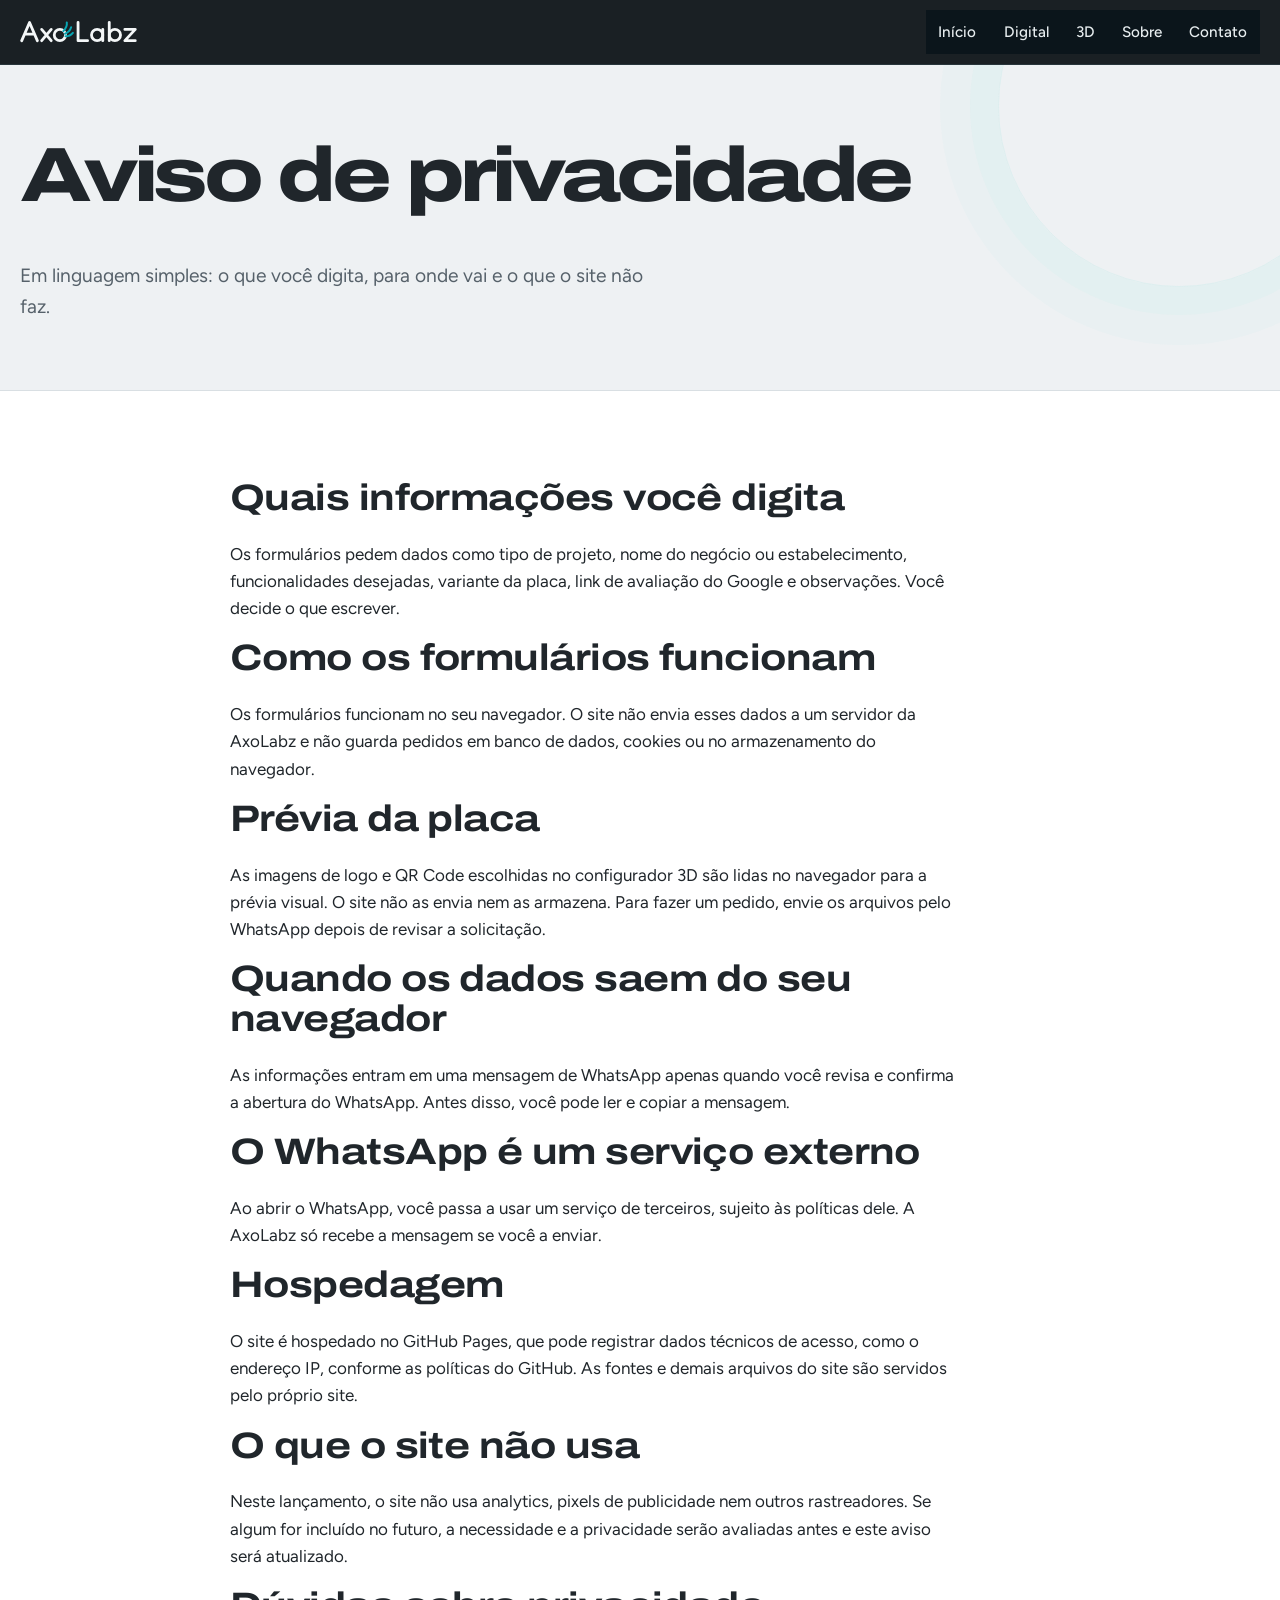
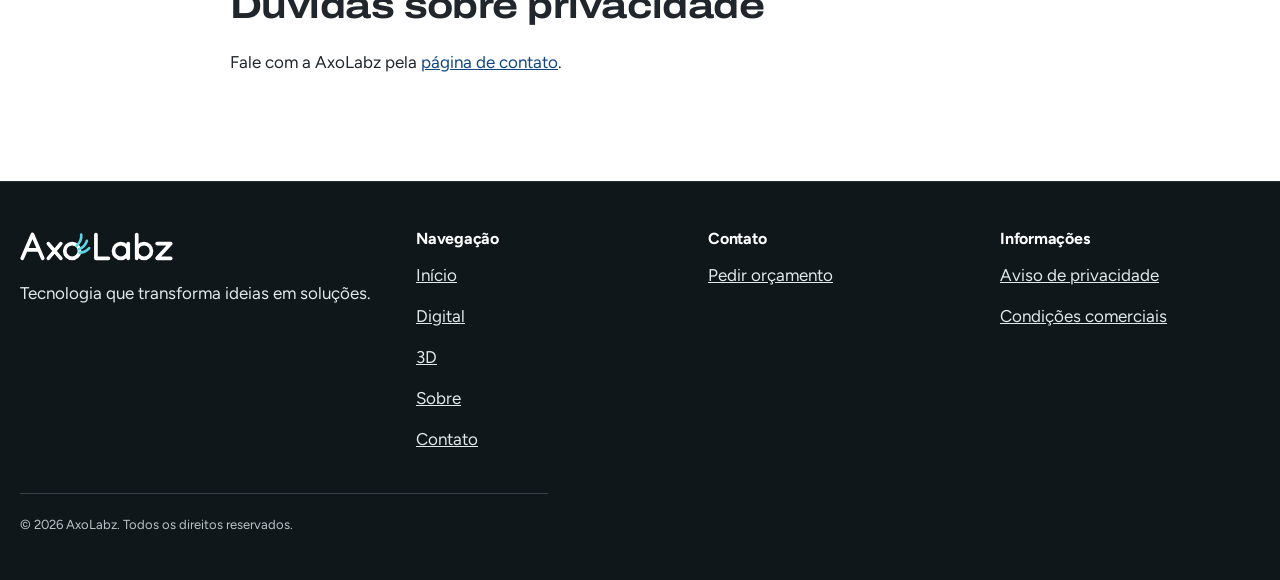
<file: privacidade.html>
<!DOCTYPE html>
<html lang="pt-BR">
<head>
<meta charset="utf-8">
<meta name="viewport" content="width=device-width, initial-scale=1">
<title>Aviso de privacidade | AxoLabz</title>
<meta name="description" content="Como os formulários do site da AxoLabz tratam as informações que você digita.">
<meta name="theme-color" content="#10171b">
<link rel="icon" href="assets/img/favicon.svg" type="image/svg+xml">
<link rel="preload" href="assets/fonts/archivo-latin-wdth-normal.woff2" as="font" type="font/woff2" crossorigin>
<link rel="stylesheet" href="assets/css/style.css">

<script>document.documentElement.classList.add("js");if(!matchMedia("(prefers-reduced-motion:reduce)").matches)document.documentElement.classList.add("anim")</script>
<script src="assets/js/config.js" defer></script>
<script src="assets/js/app.js" defer></script>
<script src="assets/js/motion.js" defer></script>
</head>
<body data-root="" class="has-float">
<a class="skip" href="#conteudo">Ir para o conteúdo</a>
<header class="site-head" id="topo"><div class="wrap head-in">
<a class="logo" href="index.html" aria-label="AxoLabz, página inicial"><svg class="full" viewBox="0 0 272 60" aria-hidden="true" focusable="false"><g fill="none" stroke="currentColor" stroke-width="6.5" stroke-linecap="round" stroke-linejoin="round"><path d="M4 50 L22 8 L40 50 M11.5 35 H32.5"/><path d="M50 24 L72 50 M72 24 L50 50"/><circle cx="92" cy="37" r="13"/><path d="M134 8 V50 H156"/><circle cx="178" cy="37" r="13"/><path d="M191 24 V50"/><path d="M206 8 V50"/><circle cx="219" cy="37" r="13"/><path d="M242 24 H266 L242 50 H266"/></g><g fill="none" stroke="var(--gill,#17b0bf)" stroke-width="4.6" stroke-linecap="round"><path class="g" pathLength="1" d="M100 28 C106 22 109 16 108 8"/><path class="g" pathLength="1" d="M104 34 C111 31 116 26 118 19"/><path class="g" pathLength="1" d="M105 40 C112 40 118 37 122 32"/></g></svg><svg class="mark" viewBox="0 0 94 60" aria-hidden="true" focusable="false"><g fill="none" stroke="currentColor" stroke-width="6.5" stroke-linecap="round" stroke-linejoin="round"><path d="M4 50 L22 8 L40 50 M11.5 35 H32.5"/><path d="M50 24 L72 50 M72 24 L50 50"/></g><g fill="none" stroke="var(--gill,#17b0bf)" stroke-width="4.6" stroke-linecap="round"><path class="g" pathLength="1" d="M75 24 C81 19 84 14 83 7"/><path class="g" pathLength="1" d="M77 31 C84 29 88 25 90 19"/><path class="g" pathLength="1" d="M77 38 C83 38 88 36 91 32"/></g></svg></a>
<button class="menu-btn" id="menu-btn" type="button" aria-expanded="false" aria-controls="site-nav">Menu</button>
<nav class="nav" id="site-nav" aria-label="Principal"><ul><li><a href="index.html">Início</a></li><li><a href="digital.html">Digital</a></li><li><a href="3d.html">3D</a></li><li><a href="sobre.html">Sobre</a></li><li><a href="contato.html">Contato</a></li></ul></nav>
</div></header>
<main id="conteudo">
<div class="page-head"><div class="wrap"><h1>Aviso de privacidade</h1><p class="lead">Em linguagem simples: o que você digita, para onde vai e o que o site não faz.</p></div></div><section><div class="wrap" style="max-width:820px">
<h2>Quais informações você digita</h2><p>Os formulários pedem dados como tipo de projeto, nome do negócio ou estabelecimento, funcionalidades desejadas, variante da placa, link de avaliação do Google e observações. Você decide o que escrever.</p>
<h2>Como os formulários funcionam</h2><p>Os formulários funcionam no seu navegador. O site não envia esses dados a um servidor da AxoLabz e não guarda pedidos em banco de dados, cookies ou no armazenamento do navegador.</p>
<h2>Prévia da placa</h2><p>As imagens de logo e QR Code escolhidas no configurador 3D são lidas no navegador para a prévia visual. O site não as envia nem as armazena. Para fazer um pedido, envie os arquivos pelo WhatsApp depois de revisar a solicitação.</p>
<h2>Quando os dados saem do seu navegador</h2><p>As informações entram em uma mensagem de WhatsApp apenas quando você revisa e confirma a abertura do WhatsApp. Antes disso, você pode ler e copiar a mensagem.</p>
<h2>O WhatsApp é um serviço externo</h2><p>Ao abrir o WhatsApp, você passa a usar um serviço de terceiros, sujeito às políticas dele. A AxoLabz só recebe a mensagem se você a enviar.</p>
<h2>Hospedagem</h2><p>O site é hospedado no GitHub Pages, que pode registrar dados técnicos de acesso, como o endereço IP, conforme as políticas do GitHub. As fontes e demais arquivos do site são servidos pelo próprio site.</p>
<h2>O que o site não usa</h2><p>Neste lançamento, o site não usa analytics, pixels de publicidade nem outros rastreadores. Se algum for incluído no futuro, a necessidade e a privacidade serão avaliadas antes e este aviso será atualizado.</p>
<h2>Dúvidas sobre privacidade</h2><p>Fale com a AxoLabz pela <a href="contato.html">página de contato</a>.</p>
</div></section>
</main>
<footer class="site-foot"><div class="wrap">
<div class="foot-grid">
<div><a class="logo" href="index.html" aria-label="AxoLabz, página inicial"><svg class="full" viewBox="0 0 272 60" aria-hidden="true" focusable="false"><g fill="none" stroke="currentColor" stroke-width="6.5" stroke-linecap="round" stroke-linejoin="round"><path d="M4 50 L22 8 L40 50 M11.5 35 H32.5"/><path d="M50 24 L72 50 M72 24 L50 50"/><circle cx="92" cy="37" r="13"/><path d="M134 8 V50 H156"/><circle cx="178" cy="37" r="13"/><path d="M191 24 V50"/><path d="M206 8 V50"/><circle cx="219" cy="37" r="13"/><path d="M242 24 H266 L242 50 H266"/></g><g fill="none" stroke="var(--gill,#17b0bf)" stroke-width="4.6" stroke-linecap="round"><path class="g" pathLength="1" d="M100 28 C106 22 109 16 108 8"/><path class="g" pathLength="1" d="M104 34 C111 31 116 26 118 19"/><path class="g" pathLength="1" d="M105 40 C112 40 118 37 122 32"/></g></svg></a><p style="margin-top:1rem">Tecnologia que transforma ideias em soluções.</p><p data-city data-prefix="Cidade: "></p></div>
<div><h2>Navegação</h2><ul><li><a href="index.html">Início</a></li><li><a href="digital.html">Digital</a></li><li><a href="3d.html">3D</a></li><li><a href="sobre.html">Sobre</a></li><li><a href="contato.html">Contato</a></li></ul></div>
<div><h2>Contato</h2><ul><li data-wa-item><a data-wa href="contato.html#aviso-whatsapp">WhatsApp</a></li><li data-ig-item><a data-ig href="contato.html" rel="noopener">Instagram</a></li><li><a href="contato.html">Pedir orçamento</a></li></ul></div>
<div><h2>Informações</h2><ul><li><a href="privacidade.html">Aviso de privacidade</a></li><li><a href="condicoes.html">Condições comerciais</a></li></ul></div>
</div>
<p class="legal">© <span data-year>2026</span> AxoLabz. Todos os direitos reservados.</p>
</div></footer>
<a class="wa-float" data-wa href="contato.html#aviso-whatsapp"><svg viewBox="0 0 24 24" aria-hidden="true"><path d="M21 12a8 8 0 0 1-11.7 7.1L4 20l1-4.8A8 8 0 1 1 21 12z"/></svg>WhatsApp</a>
</body>
</html>
</file>
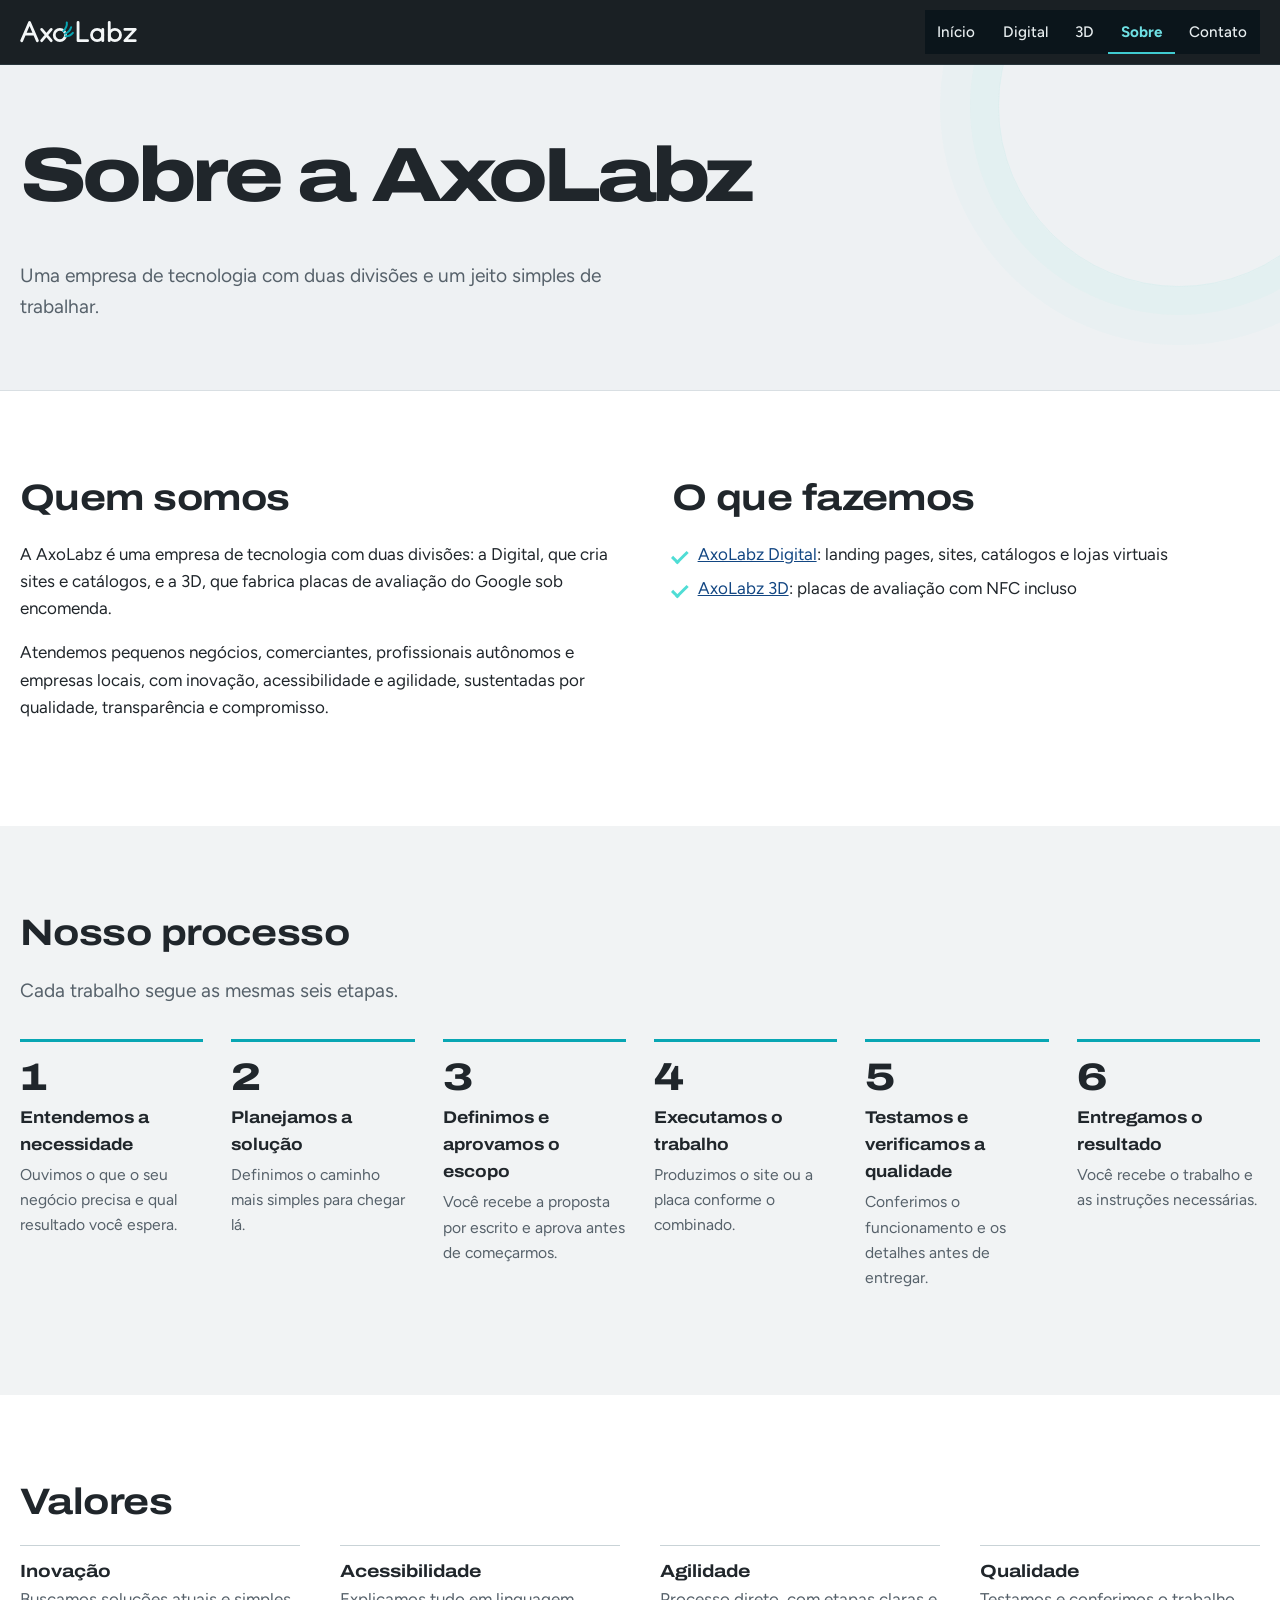
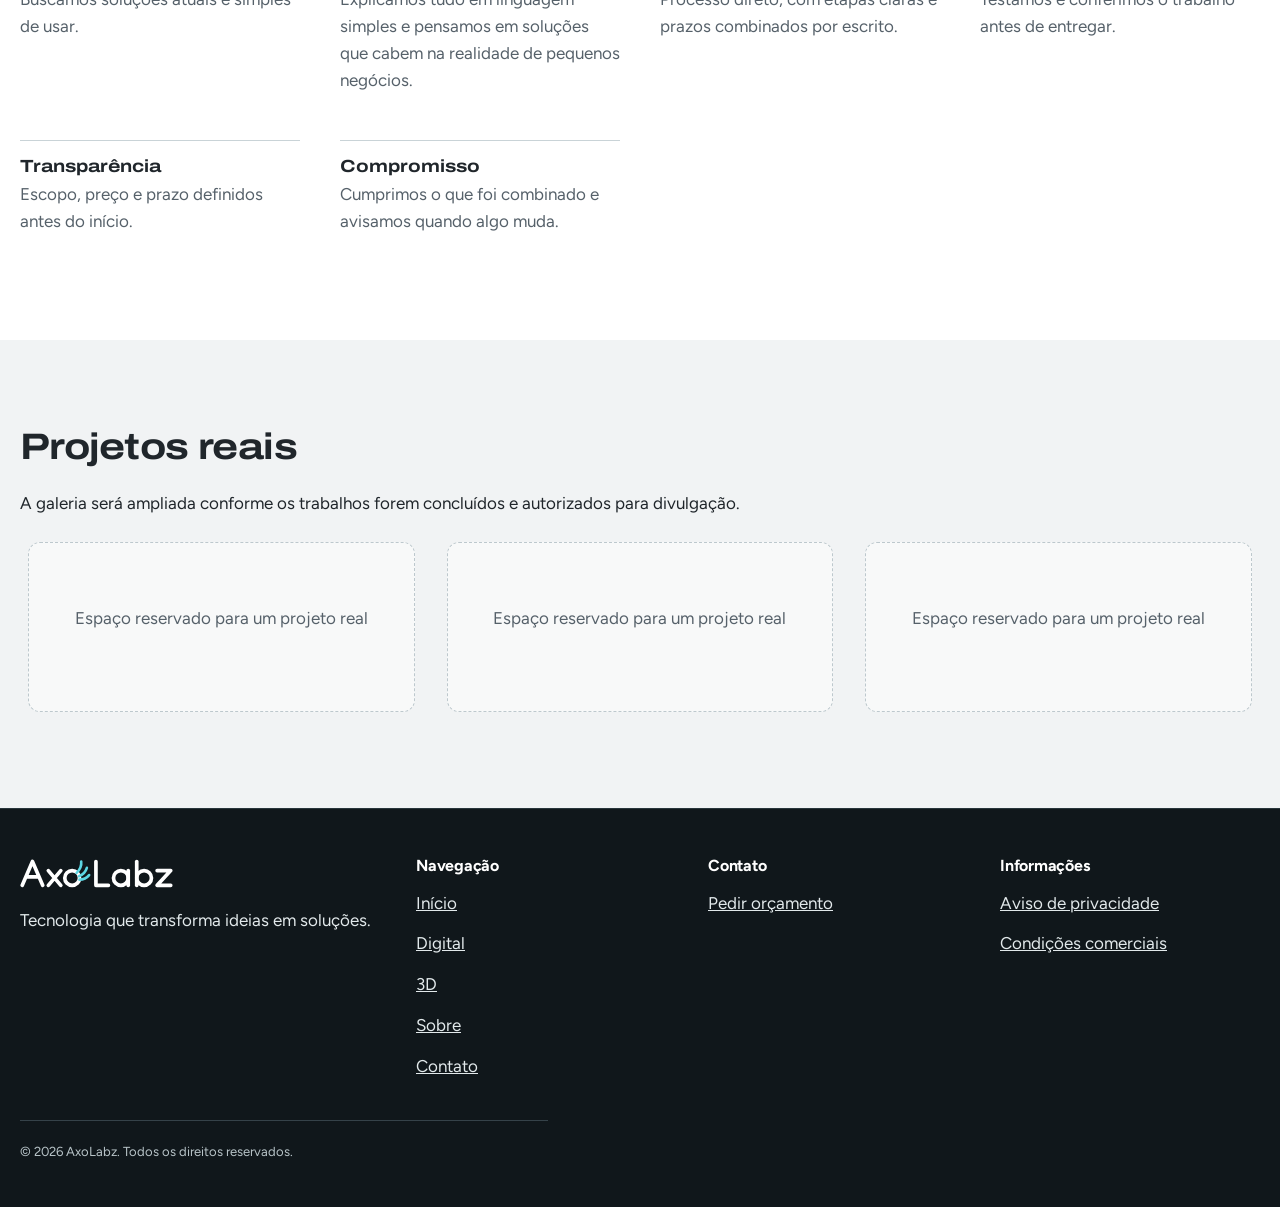
<file: sobre.html>
<!DOCTYPE html>
<html lang="pt-BR">
<head>
<meta charset="utf-8">
<meta name="viewport" content="width=device-width, initial-scale=1">
<title>Sobre | AxoLabz</title>
<meta name="description" content="Conheça a AxoLabz, sua forma de trabalhar e seus valores.">
<meta name="theme-color" content="#10171b">
<link rel="icon" href="assets/img/favicon.svg" type="image/svg+xml">
<link rel="preload" href="assets/fonts/archivo-latin-wdth-normal.woff2" as="font" type="font/woff2" crossorigin>
<link rel="stylesheet" href="assets/css/style.css">

<script>document.documentElement.classList.add("js");if(!matchMedia("(prefers-reduced-motion:reduce)").matches)document.documentElement.classList.add("anim")</script>
<script src="assets/js/config.js" defer></script>
<script src="assets/js/app.js" defer></script>
<script src="assets/js/motion.js" defer></script>
</head>
<body data-root="" class="has-float">
<a class="skip" href="#conteudo">Ir para o conteúdo</a>
<header class="site-head" id="topo"><div class="wrap head-in">
<a class="logo" href="index.html" aria-label="AxoLabz, página inicial"><svg class="full" viewBox="0 0 272 60" aria-hidden="true" focusable="false"><g fill="none" stroke="currentColor" stroke-width="6.5" stroke-linecap="round" stroke-linejoin="round"><path d="M4 50 L22 8 L40 50 M11.5 35 H32.5"/><path d="M50 24 L72 50 M72 24 L50 50"/><circle cx="92" cy="37" r="13"/><path d="M134 8 V50 H156"/><circle cx="178" cy="37" r="13"/><path d="M191 24 V50"/><path d="M206 8 V50"/><circle cx="219" cy="37" r="13"/><path d="M242 24 H266 L242 50 H266"/></g><g fill="none" stroke="var(--gill,#17b0bf)" stroke-width="4.6" stroke-linecap="round"><path class="g" pathLength="1" d="M100 28 C106 22 109 16 108 8"/><path class="g" pathLength="1" d="M104 34 C111 31 116 26 118 19"/><path class="g" pathLength="1" d="M105 40 C112 40 118 37 122 32"/></g></svg><svg class="mark" viewBox="0 0 94 60" aria-hidden="true" focusable="false"><g fill="none" stroke="currentColor" stroke-width="6.5" stroke-linecap="round" stroke-linejoin="round"><path d="M4 50 L22 8 L40 50 M11.5 35 H32.5"/><path d="M50 24 L72 50 M72 24 L50 50"/></g><g fill="none" stroke="var(--gill,#17b0bf)" stroke-width="4.6" stroke-linecap="round"><path class="g" pathLength="1" d="M75 24 C81 19 84 14 83 7"/><path class="g" pathLength="1" d="M77 31 C84 29 88 25 90 19"/><path class="g" pathLength="1" d="M77 38 C83 38 88 36 91 32"/></g></svg></a>
<button class="menu-btn" id="menu-btn" type="button" aria-expanded="false" aria-controls="site-nav">Menu</button>
<nav class="nav" id="site-nav" aria-label="Principal"><ul><li><a href="index.html">Início</a></li><li><a href="digital.html">Digital</a></li><li><a href="3d.html">3D</a></li><li><a href="sobre.html" aria-current="page">Sobre</a></li><li><a href="contato.html">Contato</a></li></ul></nav>
</div></header>
<main id="conteudo">
<div class="page-head"><div class="wrap"><h1>Sobre a AxoLabz</h1><p class="lead">Uma empresa de tecnologia com duas divisões e um jeito simples de trabalhar.</p></div></div><section><div class="wrap split top"><div><h2>Quem somos</h2>
<p>A AxoLabz é uma empresa de tecnologia com duas divisões: a Digital, que cria sites e catálogos, e a 3D, que fabrica placas de avaliação do Google sob encomenda.</p>
<p>Atendemos pequenos negócios, comerciantes, profissionais autônomos e empresas locais, com inovação, acessibilidade e agilidade, sustentadas por qualidade, transparência e compromisso.</p></div>
<div><h2>O que fazemos</h2><ul class="tick"><li><a href="digital.html">AxoLabz Digital</a>: landing pages, sites, catálogos e lojas virtuais</li><li><a href="3d.html">AxoLabz 3D</a>: placas de avaliação com NFC incluso</li></ul></div></div></section>
<section class="alt"><div class="wrap"><h2>Nosso processo</h2><p class="lead" style="margin-bottom:2rem">Cada trabalho segue as mesmas seis etapas.</p><ol class="steps"><li style="--i:0"><strong>Entendemos a necessidade</strong><p>Ouvimos o que o seu negócio precisa e qual resultado você espera.</p></li><li style="--i:1"><strong>Planejamos a solução</strong><p>Definimos o caminho mais simples para chegar lá.</p></li><li style="--i:2"><strong>Definimos e aprovamos o escopo</strong><p>Você recebe a proposta por escrito e aprova antes de começarmos.</p></li><li style="--i:3"><strong>Executamos o trabalho</strong><p>Produzimos o site ou a placa conforme o combinado.</p></li><li style="--i:4"><strong>Testamos e verificamos a qualidade</strong><p>Conferimos o funcionamento e os detalhes antes de entregar.</p></li><li style="--i:5"><strong>Entregamos o resultado</strong><p>Você recebe o trabalho e as instruções necessárias.</p></li></ol></div></section>
<section><div class="wrap"><h2>Valores</h2><div class="values"><div><strong>Inovação</strong><p>Buscamos soluções atuais e simples de usar.</p></div><div><strong>Acessibilidade</strong><p>Explicamos tudo em linguagem simples e pensamos em soluções que cabem na realidade de pequenos negócios.</p></div><div><strong>Agilidade</strong><p>Processo direto, com etapas claras e prazos combinados por escrito.</p></div><div><strong>Qualidade</strong><p>Testamos e conferimos o trabalho antes de entregar.</p></div><div><strong>Transparência</strong><p>Escopo, preço e prazo definidos antes do início.</p></div><div><strong>Compromisso</strong><p>Cumprimos o que foi combinado e avisamos quando algo muda.</p></div></div></div></section>
<section class="alt"><div class="wrap"><h2>Projetos reais</h2><p>A galeria será ampliada conforme os trabalhos forem concluídos e autorizados para divulgação.</p>
<div class="cards"><div class="slot"><p>Espaço reservado para um projeto real</p></div><div class="slot"><p>Espaço reservado para um projeto real</p></div><div class="slot"><p>Espaço reservado para um projeto real</p></div></div></div></section>
</main>
<footer class="site-foot"><div class="wrap">
<div class="foot-grid">
<div><a class="logo" href="index.html" aria-label="AxoLabz, página inicial"><svg class="full" viewBox="0 0 272 60" aria-hidden="true" focusable="false"><g fill="none" stroke="currentColor" stroke-width="6.5" stroke-linecap="round" stroke-linejoin="round"><path d="M4 50 L22 8 L40 50 M11.5 35 H32.5"/><path d="M50 24 L72 50 M72 24 L50 50"/><circle cx="92" cy="37" r="13"/><path d="M134 8 V50 H156"/><circle cx="178" cy="37" r="13"/><path d="M191 24 V50"/><path d="M206 8 V50"/><circle cx="219" cy="37" r="13"/><path d="M242 24 H266 L242 50 H266"/></g><g fill="none" stroke="var(--gill,#17b0bf)" stroke-width="4.6" stroke-linecap="round"><path class="g" pathLength="1" d="M100 28 C106 22 109 16 108 8"/><path class="g" pathLength="1" d="M104 34 C111 31 116 26 118 19"/><path class="g" pathLength="1" d="M105 40 C112 40 118 37 122 32"/></g></svg></a><p style="margin-top:1rem">Tecnologia que transforma ideias em soluções.</p><p data-city data-prefix="Cidade: "></p></div>
<div><h2>Navegação</h2><ul><li><a href="index.html">Início</a></li><li><a href="digital.html">Digital</a></li><li><a href="3d.html">3D</a></li><li><a href="sobre.html">Sobre</a></li><li><a href="contato.html">Contato</a></li></ul></div>
<div><h2>Contato</h2><ul><li data-wa-item><a data-wa href="contato.html#aviso-whatsapp">WhatsApp</a></li><li data-ig-item><a data-ig href="contato.html" rel="noopener">Instagram</a></li><li><a href="contato.html">Pedir orçamento</a></li></ul></div>
<div><h2>Informações</h2><ul><li><a href="privacidade.html">Aviso de privacidade</a></li><li><a href="condicoes.html">Condições comerciais</a></li></ul></div>
</div>
<p class="legal">© <span data-year>2026</span> AxoLabz. Todos os direitos reservados.</p>
</div></footer>
<a class="wa-float" data-wa href="contato.html#aviso-whatsapp"><svg viewBox="0 0 24 24" aria-hidden="true"><path d="M21 12a8 8 0 0 1-11.7 7.1L4 20l1-4.8A8 8 0 1 1 21 12z"/></svg>WhatsApp</a>
</body>
</html>
</file>
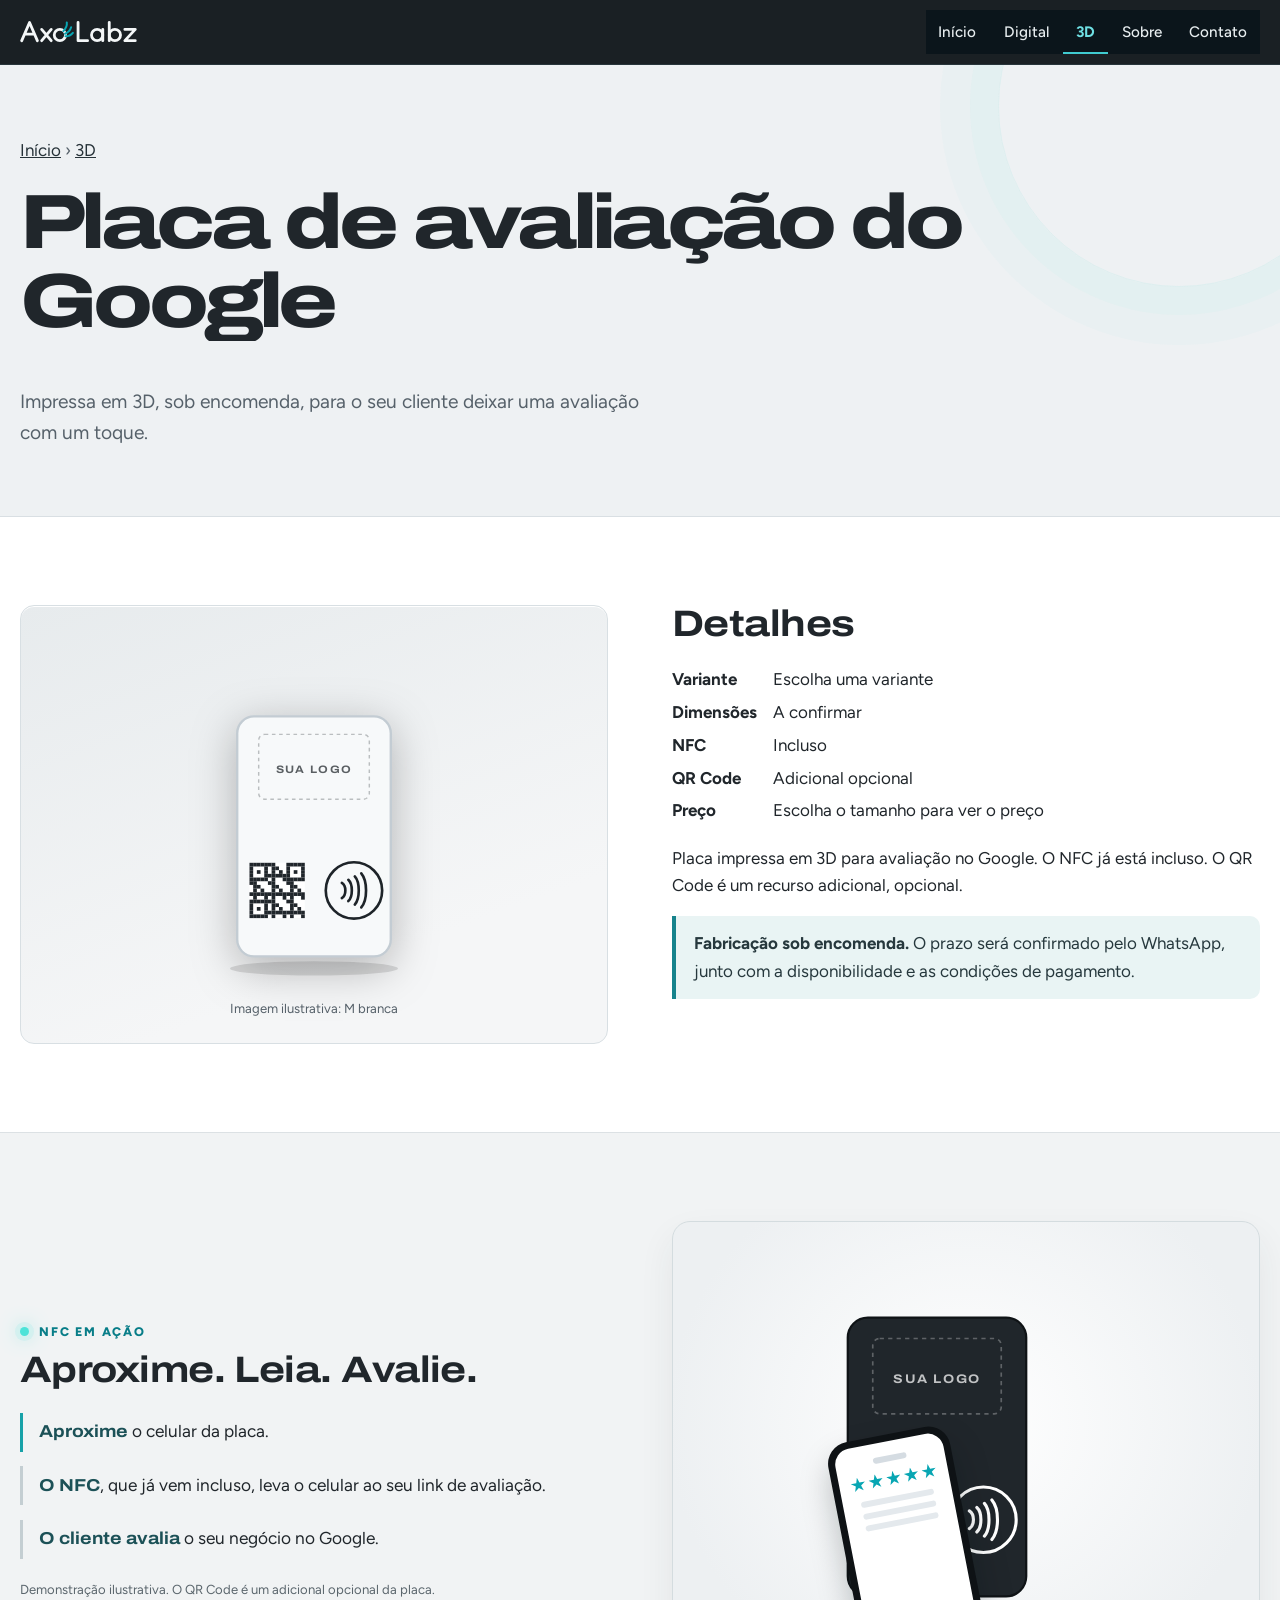
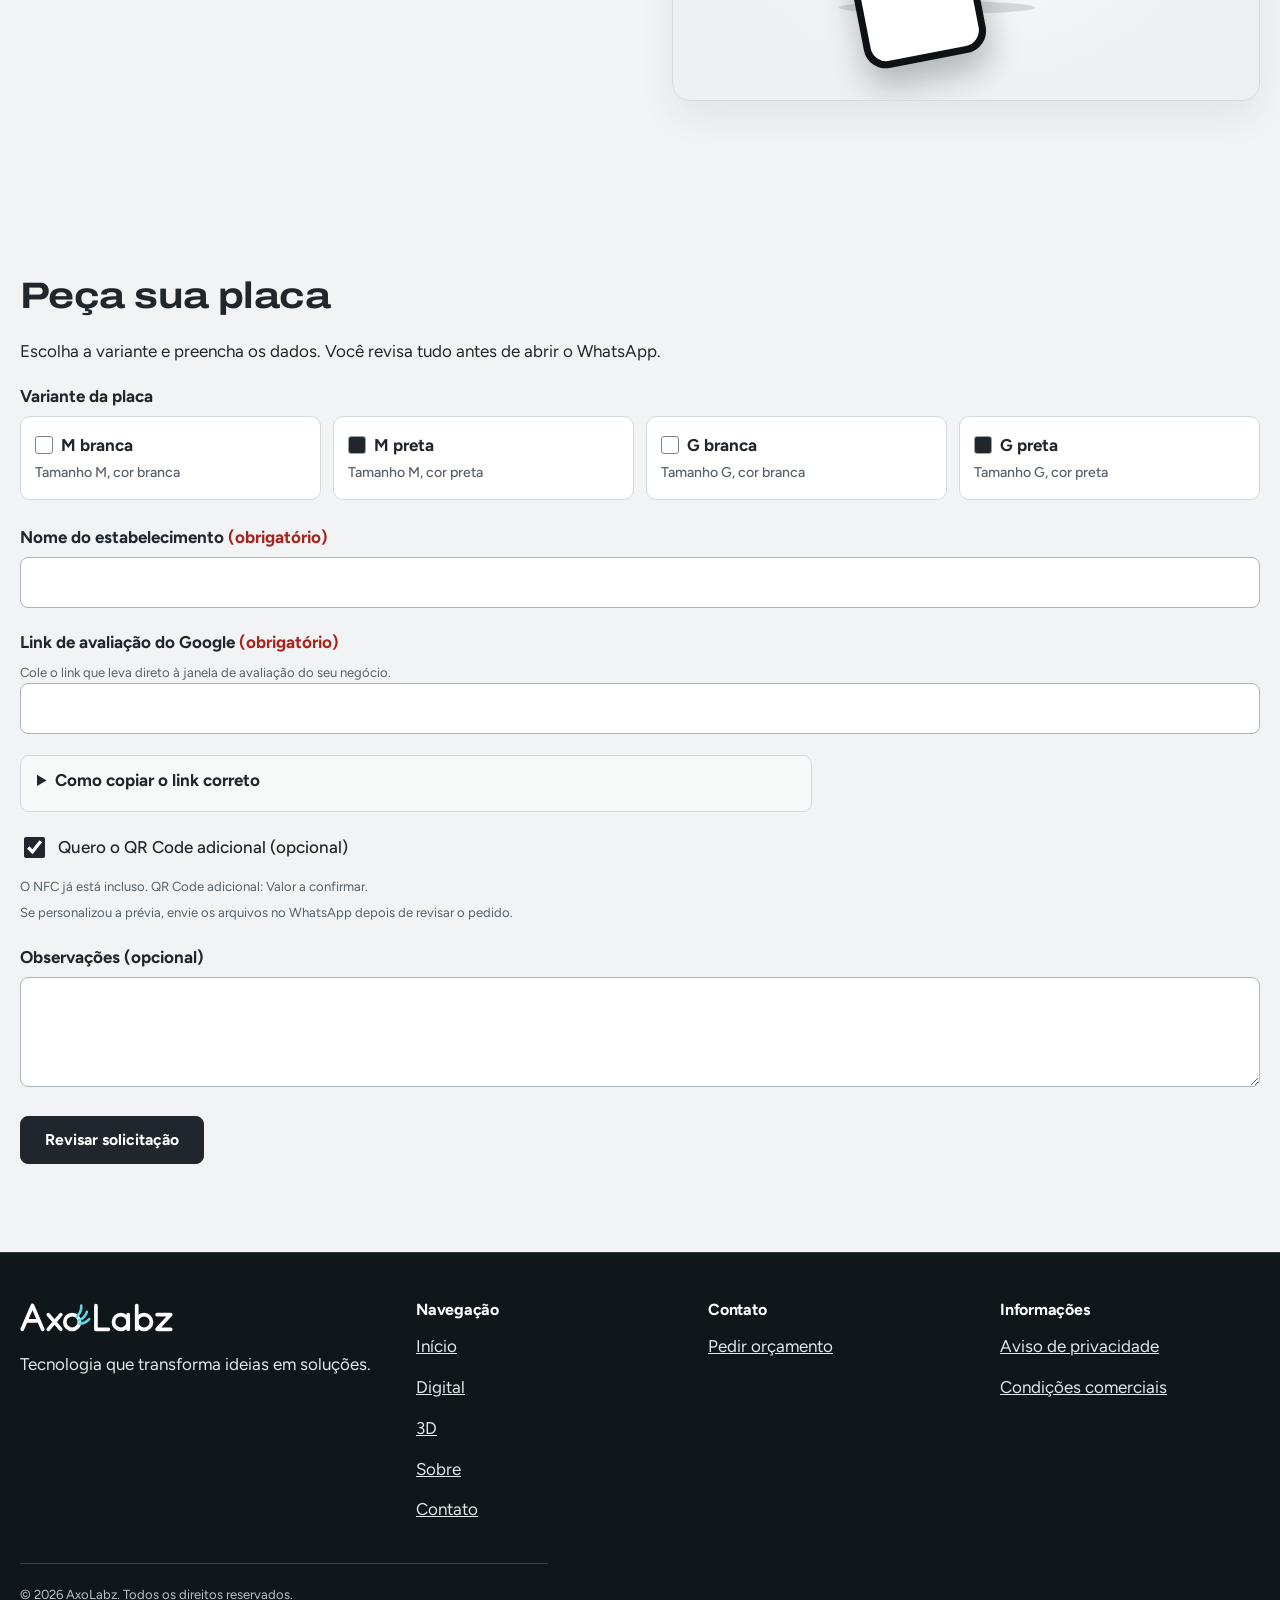
<file: produtos/placa-avaliacao-google.html>
<!DOCTYPE html>
<html lang="pt-BR">
<head>
<meta charset="utf-8">
<meta name="viewport" content="width=device-width, initial-scale=1">
<title>Placa de avaliação do Google | AxoLabz 3D</title>
<meta name="description" content="Placa impressa em 3D para avaliação no Google, com NFC incluso e QR Code opcional. Tamanhos M e G, branca ou preta.">
<meta name="theme-color" content="#10171b">
<link rel="icon" href="../assets/img/favicon.svg" type="image/svg+xml">
<link rel="preload" href="../assets/fonts/archivo-latin-wdth-normal.woff2" as="font" type="font/woff2" crossorigin>
<link rel="stylesheet" href="../assets/css/style.css">

<script>document.documentElement.classList.add("js");if(!matchMedia("(prefers-reduced-motion:reduce)").matches)document.documentElement.classList.add("anim")</script>
<script src="../assets/js/config.js" defer></script>
<script src="../assets/js/app.js" defer></script>
<script src="../assets/js/motion.js" defer></script><script src="../assets/js/forms.js" defer></script>
</head>
<body data-root="../" class="">
<a class="skip" href="#conteudo">Ir para o conteúdo</a>
<header class="site-head" id="topo"><div class="wrap head-in">
<a class="logo" href="../index.html" aria-label="AxoLabz, página inicial"><svg class="full" viewBox="0 0 272 60" aria-hidden="true" focusable="false"><g fill="none" stroke="currentColor" stroke-width="6.5" stroke-linecap="round" stroke-linejoin="round"><path d="M4 50 L22 8 L40 50 M11.5 35 H32.5"/><path d="M50 24 L72 50 M72 24 L50 50"/><circle cx="92" cy="37" r="13"/><path d="M134 8 V50 H156"/><circle cx="178" cy="37" r="13"/><path d="M191 24 V50"/><path d="M206 8 V50"/><circle cx="219" cy="37" r="13"/><path d="M242 24 H266 L242 50 H266"/></g><g fill="none" stroke="var(--gill,#17b0bf)" stroke-width="4.6" stroke-linecap="round"><path class="g" pathLength="1" d="M100 28 C106 22 109 16 108 8"/><path class="g" pathLength="1" d="M104 34 C111 31 116 26 118 19"/><path class="g" pathLength="1" d="M105 40 C112 40 118 37 122 32"/></g></svg><svg class="mark" viewBox="0 0 94 60" aria-hidden="true" focusable="false"><g fill="none" stroke="currentColor" stroke-width="6.5" stroke-linecap="round" stroke-linejoin="round"><path d="M4 50 L22 8 L40 50 M11.5 35 H32.5"/><path d="M50 24 L72 50 M72 24 L50 50"/></g><g fill="none" stroke="var(--gill,#17b0bf)" stroke-width="4.6" stroke-linecap="round"><path class="g" pathLength="1" d="M75 24 C81 19 84 14 83 7"/><path class="g" pathLength="1" d="M77 31 C84 29 88 25 90 19"/><path class="g" pathLength="1" d="M77 38 C83 38 88 36 91 32"/></g></svg></a>
<button class="menu-btn" id="menu-btn" type="button" aria-expanded="false" aria-controls="site-nav">Menu</button>
<nav class="nav" id="site-nav" aria-label="Principal"><ul><li><a href="../index.html">Início</a></li><li><a href="../digital.html">Digital</a></li><li><a href="../3d.html" aria-current="true">3D</a></li><li><a href="../sobre.html">Sobre</a></li><li><a href="../contato.html">Contato</a></li></ul></nav>
</div></header>
<main id="conteudo">
<div class="page-head"><div class="wrap"><nav class="crumb" aria-label="Você está em"><a href="../index.html">Início</a> &rsaquo; <a href="../3d.html">3D</a></nav><h1>Placa de avaliação do Google</h1><p class="lead">Impressa em 3D, sob encomenda, para o seu cliente deixar uma avaliação com um toque.</p></div></div><section><div class="wrap split top"><div><div data-variant-art="M-branca"><figure class="art" style="margin:0"><div data-photo="M-branca" data-alt="Placa M branca"><svg class="plate" viewBox="0 0 260 300" role="img" aria-label="Ilustração da placa M branca"><ellipse cx="130" cy="282" rx="70" ry="6" fill="#000" opacity=".12"/><rect x="66.0" y="72.0" width="128" height="200" rx="14" fill="#f7f9fa" stroke="#c3ccd3" stroke-width="2"/><g data-plate-default-copy><rect x="83.9" y="87.0" width="92.2" height="54.0" rx="5.0" fill="none" stroke="#1e2429" stroke-opacity=".28" stroke-width="1.2" stroke-dasharray="3.0 3.0"/><text x="130" y="118.9" text-anchor="middle" font-size="9.0" font-weight="700" letter-spacing="1.1" fill="#1e2429" opacity=".72">SUA LOGO</text></g><image data-plate-logo x="83.9" y="87.0" width="92.2" height="54.0" preserveAspectRatio="xMidYMid meet" style="display:none"/><g data-plate-qr-placeholder><rect x="76.2" y="194.0" width="46.1" height="46.1" rx="3.7" fill="#fff"/><g fill="#20262b"><rect x="76.24" y="194.00" width="3.07" height="3.07"/><rect x="79.31" y="194.00" width="3.07" height="3.07"/><rect x="82.38" y="194.00" width="3.07" height="3.07"/><rect x="85.46" y="194.00" width="3.07" height="3.07"/><rect x="88.53" y="194.00" width="3.07" height="3.07"/><rect x="91.60" y="194.00" width="3.07" height="3.07"/><rect x="94.67" y="194.00" width="3.07" height="3.07"/><rect x="106.96" y="194.00" width="3.07" height="3.07"/><rect x="110.03" y="194.00" width="3.07" height="3.07"/><rect x="113.10" y="194.00" width="3.07" height="3.07"/><rect x="116.18" y="194.00" width="3.07" height="3.07"/><rect x="119.25" y="194.00" width="3.07" height="3.07"/><rect x="76.24" y="197.07" width="3.07" height="3.07"/><rect x="88.53" y="197.07" width="3.07" height="3.07"/><rect x="94.67" y="197.07" width="3.07" height="3.07"/><rect x="97.74" y="197.07" width="3.07" height="3.07"/><rect x="106.96" y="197.07" width="3.07" height="3.07"/><rect x="119.25" y="197.07" width="3.07" height="3.07"/><rect x="76.24" y="200.14" width="3.07" height="3.07"/><rect x="82.38" y="200.14" width="3.07" height="3.07"/><rect x="88.53" y="200.14" width="3.07" height="3.07"/><rect x="94.67" y="200.14" width="3.07" height="3.07"/><rect x="100.82" y="200.14" width="3.07" height="3.07"/><rect x="106.96" y="200.14" width="3.07" height="3.07"/><rect x="113.10" y="200.14" width="3.07" height="3.07"/><rect x="119.25" y="200.14" width="3.07" height="3.07"/><rect x="76.24" y="203.22" width="3.07" height="3.07"/><rect x="88.53" y="203.22" width="3.07" height="3.07"/><rect x="91.60" y="203.22" width="3.07" height="3.07"/><rect x="94.67" y="203.22" width="3.07" height="3.07"/><rect x="97.74" y="203.22" width="3.07" height="3.07"/><rect x="100.82" y="203.22" width="3.07" height="3.07"/><rect x="103.89" y="203.22" width="3.07" height="3.07"/><rect x="106.96" y="203.22" width="3.07" height="3.07"/><rect x="119.25" y="203.22" width="3.07" height="3.07"/><rect x="76.24" y="206.29" width="3.07" height="3.07"/><rect x="79.31" y="206.29" width="3.07" height="3.07"/><rect x="82.38" y="206.29" width="3.07" height="3.07"/><rect x="85.46" y="206.29" width="3.07" height="3.07"/><rect x="88.53" y="206.29" width="3.07" height="3.07"/><rect x="94.67" y="206.29" width="3.07" height="3.07"/><rect x="103.89" y="206.29" width="3.07" height="3.07"/><rect x="106.96" y="206.29" width="3.07" height="3.07"/><rect x="110.03" y="206.29" width="3.07" height="3.07"/><rect x="113.10" y="206.29" width="3.07" height="3.07"/><rect x="116.18" y="206.29" width="3.07" height="3.07"/><rect x="119.25" y="206.29" width="3.07" height="3.07"/><rect x="76.24" y="209.36" width="3.07" height="3.07"/><rect x="79.31" y="209.36" width="3.07" height="3.07"/><rect x="91.60" y="209.36" width="3.07" height="3.07"/><rect x="94.67" y="209.36" width="3.07" height="3.07"/><rect x="106.96" y="209.36" width="3.07" height="3.07"/><rect x="110.03" y="209.36" width="3.07" height="3.07"/><rect x="79.31" y="212.43" width="3.07" height="3.07"/><rect x="82.38" y="212.43" width="3.07" height="3.07"/><rect x="94.67" y="212.43" width="3.07" height="3.07"/><rect x="97.74" y="212.43" width="3.07" height="3.07"/><rect x="110.03" y="212.43" width="3.07" height="3.07"/><rect x="113.10" y="212.43" width="3.07" height="3.07"/><rect x="79.31" y="215.50" width="3.07" height="3.07"/><rect x="85.46" y="215.50" width="3.07" height="3.07"/><rect x="94.67" y="215.50" width="3.07" height="3.07"/><rect x="100.82" y="215.50" width="3.07" height="3.07"/><rect x="110.03" y="215.50" width="3.07" height="3.07"/><rect x="116.18" y="215.50" width="3.07" height="3.07"/><rect x="76.24" y="218.58" width="3.07" height="3.07"/><rect x="79.31" y="218.58" width="3.07" height="3.07"/><rect x="82.38" y="218.58" width="3.07" height="3.07"/><rect x="85.46" y="218.58" width="3.07" height="3.07"/><rect x="88.53" y="218.58" width="3.07" height="3.07"/><rect x="91.60" y="218.58" width="3.07" height="3.07"/><rect x="94.67" y="218.58" width="3.07" height="3.07"/><rect x="97.74" y="218.58" width="3.07" height="3.07"/><rect x="100.82" y="218.58" width="3.07" height="3.07"/><rect x="103.89" y="218.58" width="3.07" height="3.07"/><rect x="106.96" y="218.58" width="3.07" height="3.07"/><rect x="110.03" y="218.58" width="3.07" height="3.07"/><rect x="113.10" y="218.58" width="3.07" height="3.07"/><rect x="116.18" y="218.58" width="3.07" height="3.07"/><rect x="119.25" y="218.58" width="3.07" height="3.07"/><rect x="79.31" y="221.65" width="3.07" height="3.07"/><rect x="88.53" y="221.65" width="3.07" height="3.07"/><rect x="94.67" y="221.65" width="3.07" height="3.07"/><rect x="103.89" y="221.65" width="3.07" height="3.07"/><rect x="110.03" y="221.65" width="3.07" height="3.07"/><rect x="119.25" y="221.65" width="3.07" height="3.07"/><rect x="76.24" y="224.72" width="3.07" height="3.07"/><rect x="79.31" y="224.72" width="3.07" height="3.07"/><rect x="82.38" y="224.72" width="3.07" height="3.07"/><rect x="85.46" y="224.72" width="3.07" height="3.07"/><rect x="88.53" y="224.72" width="3.07" height="3.07"/><rect x="91.60" y="224.72" width="3.07" height="3.07"/><rect x="94.67" y="224.72" width="3.07" height="3.07"/><rect x="106.96" y="224.72" width="3.07" height="3.07"/><rect x="110.03" y="224.72" width="3.07" height="3.07"/><rect x="76.24" y="227.79" width="3.07" height="3.07"/><rect x="88.53" y="227.79" width="3.07" height="3.07"/><rect x="94.67" y="227.79" width="3.07" height="3.07"/><rect x="97.74" y="227.79" width="3.07" height="3.07"/><rect x="110.03" y="227.79" width="3.07" height="3.07"/><rect x="113.10" y="227.79" width="3.07" height="3.07"/><rect x="76.24" y="230.86" width="3.07" height="3.07"/><rect x="82.38" y="230.86" width="3.07" height="3.07"/><rect x="88.53" y="230.86" width="3.07" height="3.07"/><rect x="94.67" y="230.86" width="3.07" height="3.07"/><rect x="100.82" y="230.86" width="3.07" height="3.07"/><rect x="110.03" y="230.86" width="3.07" height="3.07"/><rect x="116.18" y="230.86" width="3.07" height="3.07"/><rect x="76.24" y="233.94" width="3.07" height="3.07"/><rect x="88.53" y="233.94" width="3.07" height="3.07"/><rect x="91.60" y="233.94" width="3.07" height="3.07"/><rect x="94.67" y="233.94" width="3.07" height="3.07"/><rect x="97.74" y="233.94" width="3.07" height="3.07"/><rect x="100.82" y="233.94" width="3.07" height="3.07"/><rect x="103.89" y="233.94" width="3.07" height="3.07"/><rect x="106.96" y="233.94" width="3.07" height="3.07"/><rect x="110.03" y="233.94" width="3.07" height="3.07"/><rect x="113.10" y="233.94" width="3.07" height="3.07"/><rect x="116.18" y="233.94" width="3.07" height="3.07"/><rect x="119.25" y="233.94" width="3.07" height="3.07"/><rect x="76.24" y="237.01" width="3.07" height="3.07"/><rect x="79.31" y="237.01" width="3.07" height="3.07"/><rect x="82.38" y="237.01" width="3.07" height="3.07"/><rect x="85.46" y="237.01" width="3.07" height="3.07"/><rect x="88.53" y="237.01" width="3.07" height="3.07"/><rect x="94.67" y="237.01" width="3.07" height="3.07"/><rect x="103.89" y="237.01" width="3.07" height="3.07"/><rect x="110.03" y="237.01" width="3.07" height="3.07"/><rect x="119.25" y="237.01" width="3.07" height="3.07"/></g></g><rect data-plate-qr-bg x="76.2" y="194.0" width="46.1" height="46.1" rx="3.7" fill="#fff" style="display:none"/><image data-plate-qr x="76.2" y="194.0" width="46.1" height="46.1" preserveAspectRatio="xMidYMid meet" style="display:none"/><g data-plate-nfc-right><circle cx="163.3" cy="217.0" r="23.5" fill="none" stroke="#1e2429" stroke-width="2.2"/><g fill="none" stroke="#1e2429" stroke-width="2.2" stroke-linecap="round"><path d="M153.2 210.7 C157.1 213.1 157.1 221.0 153.2 223.4"/><path d="M158.6 208.2 C162.5 211.7 162.5 222.4 158.6 225.9"/><path d="M164.0 205.3 C168.4 210.2 168.4 223.9 164.0 228.8"/><path d="M169.4 202.8 C174.7 209.2 174.7 224.9 169.4 231.2"/></g></g><g data-plate-nfc-center style="display:none"><circle cx="130.0" cy="217.0" r="23.5" fill="none" stroke="#1e2429" stroke-width="2.2"/><g fill="none" stroke="#1e2429" stroke-width="2.2" stroke-linecap="round"><path d="M119.9 210.7 C123.8 213.1 123.8 221.0 119.9 223.4"/><path d="M125.3 208.2 C129.2 211.7 129.2 222.4 125.3 225.9"/><path d="M130.7 205.3 C135.1 210.2 135.1 223.9 130.7 228.8"/><path d="M136.1 202.8 C141.5 209.2 141.5 224.9 136.1 231.2"/></g></g></svg></div><figcaption data-illus>Imagem ilustrativa: M branca</figcaption></figure></div><div data-variant-art="M-preta" hidden><figure class="art" style="margin:0"><div data-photo="M-preta" data-alt="Placa M preta"><svg class="plate" viewBox="0 0 260 300" role="img" aria-label="Ilustração da placa M preta"><ellipse cx="130" cy="282" rx="70" ry="6" fill="#000" opacity=".12"/><rect x="66.0" y="72.0" width="128" height="200" rx="14" fill="#20262b" stroke="#0f1316" stroke-width="2"/><g data-plate-default-copy><rect x="83.9" y="87.0" width="92.2" height="54.0" rx="5.0" fill="none" stroke="#ffffff" stroke-opacity=".28" stroke-width="1.2" stroke-dasharray="3.0 3.0"/><text x="130" y="118.9" text-anchor="middle" font-size="9.0" font-weight="700" letter-spacing="1.1" fill="#ffffff" opacity=".72">SUA LOGO</text></g><image data-plate-logo x="83.9" y="87.0" width="92.2" height="54.0" preserveAspectRatio="xMidYMid meet" style="display:none"/><g data-plate-qr-placeholder><rect x="76.2" y="194.0" width="46.1" height="46.1" rx="3.7" fill="#fff"/><g fill="#20262b"><rect x="76.24" y="194.00" width="3.07" height="3.07"/><rect x="79.31" y="194.00" width="3.07" height="3.07"/><rect x="82.38" y="194.00" width="3.07" height="3.07"/><rect x="85.46" y="194.00" width="3.07" height="3.07"/><rect x="88.53" y="194.00" width="3.07" height="3.07"/><rect x="91.60" y="194.00" width="3.07" height="3.07"/><rect x="94.67" y="194.00" width="3.07" height="3.07"/><rect x="106.96" y="194.00" width="3.07" height="3.07"/><rect x="110.03" y="194.00" width="3.07" height="3.07"/><rect x="113.10" y="194.00" width="3.07" height="3.07"/><rect x="116.18" y="194.00" width="3.07" height="3.07"/><rect x="119.25" y="194.00" width="3.07" height="3.07"/><rect x="76.24" y="197.07" width="3.07" height="3.07"/><rect x="88.53" y="197.07" width="3.07" height="3.07"/><rect x="94.67" y="197.07" width="3.07" height="3.07"/><rect x="97.74" y="197.07" width="3.07" height="3.07"/><rect x="106.96" y="197.07" width="3.07" height="3.07"/><rect x="119.25" y="197.07" width="3.07" height="3.07"/><rect x="76.24" y="200.14" width="3.07" height="3.07"/><rect x="82.38" y="200.14" width="3.07" height="3.07"/><rect x="88.53" y="200.14" width="3.07" height="3.07"/><rect x="94.67" y="200.14" width="3.07" height="3.07"/><rect x="100.82" y="200.14" width="3.07" height="3.07"/><rect x="106.96" y="200.14" width="3.07" height="3.07"/><rect x="113.10" y="200.14" width="3.07" height="3.07"/><rect x="119.25" y="200.14" width="3.07" height="3.07"/><rect x="76.24" y="203.22" width="3.07" height="3.07"/><rect x="88.53" y="203.22" width="3.07" height="3.07"/><rect x="91.60" y="203.22" width="3.07" height="3.07"/><rect x="94.67" y="203.22" width="3.07" height="3.07"/><rect x="97.74" y="203.22" width="3.07" height="3.07"/><rect x="100.82" y="203.22" width="3.07" height="3.07"/><rect x="103.89" y="203.22" width="3.07" height="3.07"/><rect x="106.96" y="203.22" width="3.07" height="3.07"/><rect x="119.25" y="203.22" width="3.07" height="3.07"/><rect x="76.24" y="206.29" width="3.07" height="3.07"/><rect x="79.31" y="206.29" width="3.07" height="3.07"/><rect x="82.38" y="206.29" width="3.07" height="3.07"/><rect x="85.46" y="206.29" width="3.07" height="3.07"/><rect x="88.53" y="206.29" width="3.07" height="3.07"/><rect x="94.67" y="206.29" width="3.07" height="3.07"/><rect x="103.89" y="206.29" width="3.07" height="3.07"/><rect x="106.96" y="206.29" width="3.07" height="3.07"/><rect x="110.03" y="206.29" width="3.07" height="3.07"/><rect x="113.10" y="206.29" width="3.07" height="3.07"/><rect x="116.18" y="206.29" width="3.07" height="3.07"/><rect x="119.25" y="206.29" width="3.07" height="3.07"/><rect x="76.24" y="209.36" width="3.07" height="3.07"/><rect x="79.31" y="209.36" width="3.07" height="3.07"/><rect x="91.60" y="209.36" width="3.07" height="3.07"/><rect x="94.67" y="209.36" width="3.07" height="3.07"/><rect x="106.96" y="209.36" width="3.07" height="3.07"/><rect x="110.03" y="209.36" width="3.07" height="3.07"/><rect x="79.31" y="212.43" width="3.07" height="3.07"/><rect x="82.38" y="212.43" width="3.07" height="3.07"/><rect x="94.67" y="212.43" width="3.07" height="3.07"/><rect x="97.74" y="212.43" width="3.07" height="3.07"/><rect x="110.03" y="212.43" width="3.07" height="3.07"/><rect x="113.10" y="212.43" width="3.07" height="3.07"/><rect x="79.31" y="215.50" width="3.07" height="3.07"/><rect x="85.46" y="215.50" width="3.07" height="3.07"/><rect x="94.67" y="215.50" width="3.07" height="3.07"/><rect x="100.82" y="215.50" width="3.07" height="3.07"/><rect x="110.03" y="215.50" width="3.07" height="3.07"/><rect x="116.18" y="215.50" width="3.07" height="3.07"/><rect x="76.24" y="218.58" width="3.07" height="3.07"/><rect x="79.31" y="218.58" width="3.07" height="3.07"/><rect x="82.38" y="218.58" width="3.07" height="3.07"/><rect x="85.46" y="218.58" width="3.07" height="3.07"/><rect x="88.53" y="218.58" width="3.07" height="3.07"/><rect x="91.60" y="218.58" width="3.07" height="3.07"/><rect x="94.67" y="218.58" width="3.07" height="3.07"/><rect x="97.74" y="218.58" width="3.07" height="3.07"/><rect x="100.82" y="218.58" width="3.07" height="3.07"/><rect x="103.89" y="218.58" width="3.07" height="3.07"/><rect x="106.96" y="218.58" width="3.07" height="3.07"/><rect x="110.03" y="218.58" width="3.07" height="3.07"/><rect x="113.10" y="218.58" width="3.07" height="3.07"/><rect x="116.18" y="218.58" width="3.07" height="3.07"/><rect x="119.25" y="218.58" width="3.07" height="3.07"/><rect x="79.31" y="221.65" width="3.07" height="3.07"/><rect x="88.53" y="221.65" width="3.07" height="3.07"/><rect x="94.67" y="221.65" width="3.07" height="3.07"/><rect x="103.89" y="221.65" width="3.07" height="3.07"/><rect x="110.03" y="221.65" width="3.07" height="3.07"/><rect x="119.25" y="221.65" width="3.07" height="3.07"/><rect x="76.24" y="224.72" width="3.07" height="3.07"/><rect x="79.31" y="224.72" width="3.07" height="3.07"/><rect x="82.38" y="224.72" width="3.07" height="3.07"/><rect x="85.46" y="224.72" width="3.07" height="3.07"/><rect x="88.53" y="224.72" width="3.07" height="3.07"/><rect x="91.60" y="224.72" width="3.07" height="3.07"/><rect x="94.67" y="224.72" width="3.07" height="3.07"/><rect x="106.96" y="224.72" width="3.07" height="3.07"/><rect x="110.03" y="224.72" width="3.07" height="3.07"/><rect x="76.24" y="227.79" width="3.07" height="3.07"/><rect x="88.53" y="227.79" width="3.07" height="3.07"/><rect x="94.67" y="227.79" width="3.07" height="3.07"/><rect x="97.74" y="227.79" width="3.07" height="3.07"/><rect x="110.03" y="227.79" width="3.07" height="3.07"/><rect x="113.10" y="227.79" width="3.07" height="3.07"/><rect x="76.24" y="230.86" width="3.07" height="3.07"/><rect x="82.38" y="230.86" width="3.07" height="3.07"/><rect x="88.53" y="230.86" width="3.07" height="3.07"/><rect x="94.67" y="230.86" width="3.07" height="3.07"/><rect x="100.82" y="230.86" width="3.07" height="3.07"/><rect x="110.03" y="230.86" width="3.07" height="3.07"/><rect x="116.18" y="230.86" width="3.07" height="3.07"/><rect x="76.24" y="233.94" width="3.07" height="3.07"/><rect x="88.53" y="233.94" width="3.07" height="3.07"/><rect x="91.60" y="233.94" width="3.07" height="3.07"/><rect x="94.67" y="233.94" width="3.07" height="3.07"/><rect x="97.74" y="233.94" width="3.07" height="3.07"/><rect x="100.82" y="233.94" width="3.07" height="3.07"/><rect x="103.89" y="233.94" width="3.07" height="3.07"/><rect x="106.96" y="233.94" width="3.07" height="3.07"/><rect x="110.03" y="233.94" width="3.07" height="3.07"/><rect x="113.10" y="233.94" width="3.07" height="3.07"/><rect x="116.18" y="233.94" width="3.07" height="3.07"/><rect x="119.25" y="233.94" width="3.07" height="3.07"/><rect x="76.24" y="237.01" width="3.07" height="3.07"/><rect x="79.31" y="237.01" width="3.07" height="3.07"/><rect x="82.38" y="237.01" width="3.07" height="3.07"/><rect x="85.46" y="237.01" width="3.07" height="3.07"/><rect x="88.53" y="237.01" width="3.07" height="3.07"/><rect x="94.67" y="237.01" width="3.07" height="3.07"/><rect x="103.89" y="237.01" width="3.07" height="3.07"/><rect x="110.03" y="237.01" width="3.07" height="3.07"/><rect x="119.25" y="237.01" width="3.07" height="3.07"/></g></g><rect data-plate-qr-bg x="76.2" y="194.0" width="46.1" height="46.1" rx="3.7" fill="#fff" style="display:none"/><image data-plate-qr x="76.2" y="194.0" width="46.1" height="46.1" preserveAspectRatio="xMidYMid meet" style="display:none"/><g data-plate-nfc-right><circle cx="163.3" cy="217.0" r="23.5" fill="none" stroke="#ffffff" stroke-width="2.2"/><g fill="none" stroke="#ffffff" stroke-width="2.2" stroke-linecap="round"><path d="M153.2 210.7 C157.1 213.1 157.1 221.0 153.2 223.4"/><path d="M158.6 208.2 C162.5 211.7 162.5 222.4 158.6 225.9"/><path d="M164.0 205.3 C168.4 210.2 168.4 223.9 164.0 228.8"/><path d="M169.4 202.8 C174.7 209.2 174.7 224.9 169.4 231.2"/></g></g><g data-plate-nfc-center style="display:none"><circle cx="130.0" cy="217.0" r="23.5" fill="none" stroke="#ffffff" stroke-width="2.2"/><g fill="none" stroke="#ffffff" stroke-width="2.2" stroke-linecap="round"><path d="M119.9 210.7 C123.8 213.1 123.8 221.0 119.9 223.4"/><path d="M125.3 208.2 C129.2 211.7 129.2 222.4 125.3 225.9"/><path d="M130.7 205.3 C135.1 210.2 135.1 223.9 130.7 228.8"/><path d="M136.1 202.8 C141.5 209.2 141.5 224.9 136.1 231.2"/></g></g></svg></div><figcaption data-illus>Imagem ilustrativa: M preta</figcaption></figure></div><div data-variant-art="G-branca" hidden><figure class="art" style="margin:0"><div data-photo="G-branca" data-alt="Placa G branca"><svg class="plate" viewBox="0 0 260 300" role="img" aria-label="Ilustração da placa G branca"><ellipse cx="130" cy="282" rx="88" ry="6" fill="#000" opacity=".12"/><rect x="50.0" y="22.0" width="160" height="250" rx="18" fill="#f7f9fa" stroke="#c3ccd3" stroke-width="2"/><g data-plate-default-copy><rect x="72.4" y="40.8" width="115.2" height="67.5" rx="6.2" fill="none" stroke="#1e2429" stroke-opacity=".28" stroke-width="1.5" stroke-dasharray="3.8 3.8"/><text x="130" y="80.6" text-anchor="middle" font-size="11.2" font-weight="700" letter-spacing="1.4" fill="#1e2429" opacity=".72">SUA LOGO</text></g><image data-plate-logo x="72.4" y="40.8" width="115.2" height="67.5" preserveAspectRatio="xMidYMid meet" style="display:none"/><g data-plate-qr-placeholder><rect x="62.8" y="174.5" width="57.6" height="57.6" rx="4.6" fill="#fff"/><g fill="#20262b"><rect x="62.80" y="174.50" width="3.84" height="3.84"/><rect x="66.64" y="174.50" width="3.84" height="3.84"/><rect x="70.48" y="174.50" width="3.84" height="3.84"/><rect x="74.32" y="174.50" width="3.84" height="3.84"/><rect x="78.16" y="174.50" width="3.84" height="3.84"/><rect x="82.00" y="174.50" width="3.84" height="3.84"/><rect x="85.84" y="174.50" width="3.84" height="3.84"/><rect x="101.20" y="174.50" width="3.84" height="3.84"/><rect x="105.04" y="174.50" width="3.84" height="3.84"/><rect x="108.88" y="174.50" width="3.84" height="3.84"/><rect x="112.72" y="174.50" width="3.84" height="3.84"/><rect x="116.56" y="174.50" width="3.84" height="3.84"/><rect x="62.80" y="178.34" width="3.84" height="3.84"/><rect x="78.16" y="178.34" width="3.84" height="3.84"/><rect x="85.84" y="178.34" width="3.84" height="3.84"/><rect x="89.68" y="178.34" width="3.84" height="3.84"/><rect x="101.20" y="178.34" width="3.84" height="3.84"/><rect x="116.56" y="178.34" width="3.84" height="3.84"/><rect x="62.80" y="182.18" width="3.84" height="3.84"/><rect x="70.48" y="182.18" width="3.84" height="3.84"/><rect x="78.16" y="182.18" width="3.84" height="3.84"/><rect x="85.84" y="182.18" width="3.84" height="3.84"/><rect x="93.52" y="182.18" width="3.84" height="3.84"/><rect x="101.20" y="182.18" width="3.84" height="3.84"/><rect x="108.88" y="182.18" width="3.84" height="3.84"/><rect x="116.56" y="182.18" width="3.84" height="3.84"/><rect x="62.80" y="186.02" width="3.84" height="3.84"/><rect x="78.16" y="186.02" width="3.84" height="3.84"/><rect x="82.00" y="186.02" width="3.84" height="3.84"/><rect x="85.84" y="186.02" width="3.84" height="3.84"/><rect x="89.68" y="186.02" width="3.84" height="3.84"/><rect x="93.52" y="186.02" width="3.84" height="3.84"/><rect x="97.36" y="186.02" width="3.84" height="3.84"/><rect x="101.20" y="186.02" width="3.84" height="3.84"/><rect x="116.56" y="186.02" width="3.84" height="3.84"/><rect x="62.80" y="189.86" width="3.84" height="3.84"/><rect x="66.64" y="189.86" width="3.84" height="3.84"/><rect x="70.48" y="189.86" width="3.84" height="3.84"/><rect x="74.32" y="189.86" width="3.84" height="3.84"/><rect x="78.16" y="189.86" width="3.84" height="3.84"/><rect x="85.84" y="189.86" width="3.84" height="3.84"/><rect x="97.36" y="189.86" width="3.84" height="3.84"/><rect x="101.20" y="189.86" width="3.84" height="3.84"/><rect x="105.04" y="189.86" width="3.84" height="3.84"/><rect x="108.88" y="189.86" width="3.84" height="3.84"/><rect x="112.72" y="189.86" width="3.84" height="3.84"/><rect x="116.56" y="189.86" width="3.84" height="3.84"/><rect x="62.80" y="193.70" width="3.84" height="3.84"/><rect x="66.64" y="193.70" width="3.84" height="3.84"/><rect x="82.00" y="193.70" width="3.84" height="3.84"/><rect x="85.84" y="193.70" width="3.84" height="3.84"/><rect x="101.20" y="193.70" width="3.84" height="3.84"/><rect x="105.04" y="193.70" width="3.84" height="3.84"/><rect x="66.64" y="197.54" width="3.84" height="3.84"/><rect x="70.48" y="197.54" width="3.84" height="3.84"/><rect x="85.84" y="197.54" width="3.84" height="3.84"/><rect x="89.68" y="197.54" width="3.84" height="3.84"/><rect x="105.04" y="197.54" width="3.84" height="3.84"/><rect x="108.88" y="197.54" width="3.84" height="3.84"/><rect x="66.64" y="201.38" width="3.84" height="3.84"/><rect x="74.32" y="201.38" width="3.84" height="3.84"/><rect x="85.84" y="201.38" width="3.84" height="3.84"/><rect x="93.52" y="201.38" width="3.84" height="3.84"/><rect x="105.04" y="201.38" width="3.84" height="3.84"/><rect x="112.72" y="201.38" width="3.84" height="3.84"/><rect x="62.80" y="205.22" width="3.84" height="3.84"/><rect x="66.64" y="205.22" width="3.84" height="3.84"/><rect x="70.48" y="205.22" width="3.84" height="3.84"/><rect x="74.32" y="205.22" width="3.84" height="3.84"/><rect x="78.16" y="205.22" width="3.84" height="3.84"/><rect x="82.00" y="205.22" width="3.84" height="3.84"/><rect x="85.84" y="205.22" width="3.84" height="3.84"/><rect x="89.68" y="205.22" width="3.84" height="3.84"/><rect x="93.52" y="205.22" width="3.84" height="3.84"/><rect x="97.36" y="205.22" width="3.84" height="3.84"/><rect x="101.20" y="205.22" width="3.84" height="3.84"/><rect x="105.04" y="205.22" width="3.84" height="3.84"/><rect x="108.88" y="205.22" width="3.84" height="3.84"/><rect x="112.72" y="205.22" width="3.84" height="3.84"/><rect x="116.56" y="205.22" width="3.84" height="3.84"/><rect x="66.64" y="209.06" width="3.84" height="3.84"/><rect x="78.16" y="209.06" width="3.84" height="3.84"/><rect x="85.84" y="209.06" width="3.84" height="3.84"/><rect x="97.36" y="209.06" width="3.84" height="3.84"/><rect x="105.04" y="209.06" width="3.84" height="3.84"/><rect x="116.56" y="209.06" width="3.84" height="3.84"/><rect x="62.80" y="212.90" width="3.84" height="3.84"/><rect x="66.64" y="212.90" width="3.84" height="3.84"/><rect x="70.48" y="212.90" width="3.84" height="3.84"/><rect x="74.32" y="212.90" width="3.84" height="3.84"/><rect x="78.16" y="212.90" width="3.84" height="3.84"/><rect x="82.00" y="212.90" width="3.84" height="3.84"/><rect x="85.84" y="212.90" width="3.84" height="3.84"/><rect x="101.20" y="212.90" width="3.84" height="3.84"/><rect x="105.04" y="212.90" width="3.84" height="3.84"/><rect x="62.80" y="216.74" width="3.84" height="3.84"/><rect x="78.16" y="216.74" width="3.84" height="3.84"/><rect x="85.84" y="216.74" width="3.84" height="3.84"/><rect x="89.68" y="216.74" width="3.84" height="3.84"/><rect x="105.04" y="216.74" width="3.84" height="3.84"/><rect x="108.88" y="216.74" width="3.84" height="3.84"/><rect x="62.80" y="220.58" width="3.84" height="3.84"/><rect x="70.48" y="220.58" width="3.84" height="3.84"/><rect x="78.16" y="220.58" width="3.84" height="3.84"/><rect x="85.84" y="220.58" width="3.84" height="3.84"/><rect x="93.52" y="220.58" width="3.84" height="3.84"/><rect x="105.04" y="220.58" width="3.84" height="3.84"/><rect x="112.72" y="220.58" width="3.84" height="3.84"/><rect x="62.80" y="224.42" width="3.84" height="3.84"/><rect x="78.16" y="224.42" width="3.84" height="3.84"/><rect x="82.00" y="224.42" width="3.84" height="3.84"/><rect x="85.84" y="224.42" width="3.84" height="3.84"/><rect x="89.68" y="224.42" width="3.84" height="3.84"/><rect x="93.52" y="224.42" width="3.84" height="3.84"/><rect x="97.36" y="224.42" width="3.84" height="3.84"/><rect x="101.20" y="224.42" width="3.84" height="3.84"/><rect x="105.04" y="224.42" width="3.84" height="3.84"/><rect x="108.88" y="224.42" width="3.84" height="3.84"/><rect x="112.72" y="224.42" width="3.84" height="3.84"/><rect x="116.56" y="224.42" width="3.84" height="3.84"/><rect x="62.80" y="228.26" width="3.84" height="3.84"/><rect x="66.64" y="228.26" width="3.84" height="3.84"/><rect x="70.48" y="228.26" width="3.84" height="3.84"/><rect x="74.32" y="228.26" width="3.84" height="3.84"/><rect x="78.16" y="228.26" width="3.84" height="3.84"/><rect x="85.84" y="228.26" width="3.84" height="3.84"/><rect x="97.36" y="228.26" width="3.84" height="3.84"/><rect x="105.04" y="228.26" width="3.84" height="3.84"/><rect x="116.56" y="228.26" width="3.84" height="3.84"/></g></g><rect data-plate-qr-bg x="62.8" y="174.5" width="57.6" height="57.6" rx="4.6" fill="#fff" style="display:none"/><image data-plate-qr x="62.8" y="174.5" width="57.6" height="57.6" preserveAspectRatio="xMidYMid meet" style="display:none"/><g data-plate-nfc-right><circle cx="171.6" cy="203.3" r="29.4" fill="none" stroke="#1e2429" stroke-width="2.8"/><g fill="none" stroke="#1e2429" stroke-width="2.8" stroke-linecap="round"><path d="M159.0 195.3 C163.9 198.4 163.9 208.2 159.0 211.3"/><path d="M165.7 192.3 C170.6 196.6 170.6 210.0 165.7 214.3"/><path d="M172.5 188.6 C178.0 194.7 178.0 211.9 172.5 218.0"/><path d="M179.2 185.6 C185.9 193.5 185.9 213.1 179.2 221.0"/></g></g><g data-plate-nfc-center style="display:none"><circle cx="130.0" cy="203.3" r="29.4" fill="none" stroke="#1e2429" stroke-width="2.8"/><g fill="none" stroke="#1e2429" stroke-width="2.8" stroke-linecap="round"><path d="M117.4 195.3 C122.3 198.4 122.3 208.2 117.4 211.3"/><path d="M124.1 192.3 C129.0 196.6 129.0 210.0 124.1 214.3"/><path d="M130.9 188.6 C136.4 194.7 136.4 211.9 130.9 218.0"/><path d="M137.6 185.6 C144.3 193.5 144.3 213.1 137.6 221.0"/></g></g></svg></div><figcaption data-illus>Imagem ilustrativa: G branca</figcaption></figure></div><div data-variant-art="G-preta" hidden><figure class="art" style="margin:0"><div data-photo="G-preta" data-alt="Placa G preta"><svg class="plate" viewBox="0 0 260 300" role="img" aria-label="Ilustração da placa G preta"><ellipse cx="130" cy="282" rx="88" ry="6" fill="#000" opacity=".12"/><rect x="50.0" y="22.0" width="160" height="250" rx="18" fill="#20262b" stroke="#0f1316" stroke-width="2"/><g data-plate-default-copy><rect x="72.4" y="40.8" width="115.2" height="67.5" rx="6.2" fill="none" stroke="#ffffff" stroke-opacity=".28" stroke-width="1.5" stroke-dasharray="3.8 3.8"/><text x="130" y="80.6" text-anchor="middle" font-size="11.2" font-weight="700" letter-spacing="1.4" fill="#ffffff" opacity=".72">SUA LOGO</text></g><image data-plate-logo x="72.4" y="40.8" width="115.2" height="67.5" preserveAspectRatio="xMidYMid meet" style="display:none"/><g data-plate-qr-placeholder><rect x="62.8" y="174.5" width="57.6" height="57.6" rx="4.6" fill="#fff"/><g fill="#20262b"><rect x="62.80" y="174.50" width="3.84" height="3.84"/><rect x="66.64" y="174.50" width="3.84" height="3.84"/><rect x="70.48" y="174.50" width="3.84" height="3.84"/><rect x="74.32" y="174.50" width="3.84" height="3.84"/><rect x="78.16" y="174.50" width="3.84" height="3.84"/><rect x="82.00" y="174.50" width="3.84" height="3.84"/><rect x="85.84" y="174.50" width="3.84" height="3.84"/><rect x="101.20" y="174.50" width="3.84" height="3.84"/><rect x="105.04" y="174.50" width="3.84" height="3.84"/><rect x="108.88" y="174.50" width="3.84" height="3.84"/><rect x="112.72" y="174.50" width="3.84" height="3.84"/><rect x="116.56" y="174.50" width="3.84" height="3.84"/><rect x="62.80" y="178.34" width="3.84" height="3.84"/><rect x="78.16" y="178.34" width="3.84" height="3.84"/><rect x="85.84" y="178.34" width="3.84" height="3.84"/><rect x="89.68" y="178.34" width="3.84" height="3.84"/><rect x="101.20" y="178.34" width="3.84" height="3.84"/><rect x="116.56" y="178.34" width="3.84" height="3.84"/><rect x="62.80" y="182.18" width="3.84" height="3.84"/><rect x="70.48" y="182.18" width="3.84" height="3.84"/><rect x="78.16" y="182.18" width="3.84" height="3.84"/><rect x="85.84" y="182.18" width="3.84" height="3.84"/><rect x="93.52" y="182.18" width="3.84" height="3.84"/><rect x="101.20" y="182.18" width="3.84" height="3.84"/><rect x="108.88" y="182.18" width="3.84" height="3.84"/><rect x="116.56" y="182.18" width="3.84" height="3.84"/><rect x="62.80" y="186.02" width="3.84" height="3.84"/><rect x="78.16" y="186.02" width="3.84" height="3.84"/><rect x="82.00" y="186.02" width="3.84" height="3.84"/><rect x="85.84" y="186.02" width="3.84" height="3.84"/><rect x="89.68" y="186.02" width="3.84" height="3.84"/><rect x="93.52" y="186.02" width="3.84" height="3.84"/><rect x="97.36" y="186.02" width="3.84" height="3.84"/><rect x="101.20" y="186.02" width="3.84" height="3.84"/><rect x="116.56" y="186.02" width="3.84" height="3.84"/><rect x="62.80" y="189.86" width="3.84" height="3.84"/><rect x="66.64" y="189.86" width="3.84" height="3.84"/><rect x="70.48" y="189.86" width="3.84" height="3.84"/><rect x="74.32" y="189.86" width="3.84" height="3.84"/><rect x="78.16" y="189.86" width="3.84" height="3.84"/><rect x="85.84" y="189.86" width="3.84" height="3.84"/><rect x="97.36" y="189.86" width="3.84" height="3.84"/><rect x="101.20" y="189.86" width="3.84" height="3.84"/><rect x="105.04" y="189.86" width="3.84" height="3.84"/><rect x="108.88" y="189.86" width="3.84" height="3.84"/><rect x="112.72" y="189.86" width="3.84" height="3.84"/><rect x="116.56" y="189.86" width="3.84" height="3.84"/><rect x="62.80" y="193.70" width="3.84" height="3.84"/><rect x="66.64" y="193.70" width="3.84" height="3.84"/><rect x="82.00" y="193.70" width="3.84" height="3.84"/><rect x="85.84" y="193.70" width="3.84" height="3.84"/><rect x="101.20" y="193.70" width="3.84" height="3.84"/><rect x="105.04" y="193.70" width="3.84" height="3.84"/><rect x="66.64" y="197.54" width="3.84" height="3.84"/><rect x="70.48" y="197.54" width="3.84" height="3.84"/><rect x="85.84" y="197.54" width="3.84" height="3.84"/><rect x="89.68" y="197.54" width="3.84" height="3.84"/><rect x="105.04" y="197.54" width="3.84" height="3.84"/><rect x="108.88" y="197.54" width="3.84" height="3.84"/><rect x="66.64" y="201.38" width="3.84" height="3.84"/><rect x="74.32" y="201.38" width="3.84" height="3.84"/><rect x="85.84" y="201.38" width="3.84" height="3.84"/><rect x="93.52" y="201.38" width="3.84" height="3.84"/><rect x="105.04" y="201.38" width="3.84" height="3.84"/><rect x="112.72" y="201.38" width="3.84" height="3.84"/><rect x="62.80" y="205.22" width="3.84" height="3.84"/><rect x="66.64" y="205.22" width="3.84" height="3.84"/><rect x="70.48" y="205.22" width="3.84" height="3.84"/><rect x="74.32" y="205.22" width="3.84" height="3.84"/><rect x="78.16" y="205.22" width="3.84" height="3.84"/><rect x="82.00" y="205.22" width="3.84" height="3.84"/><rect x="85.84" y="205.22" width="3.84" height="3.84"/><rect x="89.68" y="205.22" width="3.84" height="3.84"/><rect x="93.52" y="205.22" width="3.84" height="3.84"/><rect x="97.36" y="205.22" width="3.84" height="3.84"/><rect x="101.20" y="205.22" width="3.84" height="3.84"/><rect x="105.04" y="205.22" width="3.84" height="3.84"/><rect x="108.88" y="205.22" width="3.84" height="3.84"/><rect x="112.72" y="205.22" width="3.84" height="3.84"/><rect x="116.56" y="205.22" width="3.84" height="3.84"/><rect x="66.64" y="209.06" width="3.84" height="3.84"/><rect x="78.16" y="209.06" width="3.84" height="3.84"/><rect x="85.84" y="209.06" width="3.84" height="3.84"/><rect x="97.36" y="209.06" width="3.84" height="3.84"/><rect x="105.04" y="209.06" width="3.84" height="3.84"/><rect x="116.56" y="209.06" width="3.84" height="3.84"/><rect x="62.80" y="212.90" width="3.84" height="3.84"/><rect x="66.64" y="212.90" width="3.84" height="3.84"/><rect x="70.48" y="212.90" width="3.84" height="3.84"/><rect x="74.32" y="212.90" width="3.84" height="3.84"/><rect x="78.16" y="212.90" width="3.84" height="3.84"/><rect x="82.00" y="212.90" width="3.84" height="3.84"/><rect x="85.84" y="212.90" width="3.84" height="3.84"/><rect x="101.20" y="212.90" width="3.84" height="3.84"/><rect x="105.04" y="212.90" width="3.84" height="3.84"/><rect x="62.80" y="216.74" width="3.84" height="3.84"/><rect x="78.16" y="216.74" width="3.84" height="3.84"/><rect x="85.84" y="216.74" width="3.84" height="3.84"/><rect x="89.68" y="216.74" width="3.84" height="3.84"/><rect x="105.04" y="216.74" width="3.84" height="3.84"/><rect x="108.88" y="216.74" width="3.84" height="3.84"/><rect x="62.80" y="220.58" width="3.84" height="3.84"/><rect x="70.48" y="220.58" width="3.84" height="3.84"/><rect x="78.16" y="220.58" width="3.84" height="3.84"/><rect x="85.84" y="220.58" width="3.84" height="3.84"/><rect x="93.52" y="220.58" width="3.84" height="3.84"/><rect x="105.04" y="220.58" width="3.84" height="3.84"/><rect x="112.72" y="220.58" width="3.84" height="3.84"/><rect x="62.80" y="224.42" width="3.84" height="3.84"/><rect x="78.16" y="224.42" width="3.84" height="3.84"/><rect x="82.00" y="224.42" width="3.84" height="3.84"/><rect x="85.84" y="224.42" width="3.84" height="3.84"/><rect x="89.68" y="224.42" width="3.84" height="3.84"/><rect x="93.52" y="224.42" width="3.84" height="3.84"/><rect x="97.36" y="224.42" width="3.84" height="3.84"/><rect x="101.20" y="224.42" width="3.84" height="3.84"/><rect x="105.04" y="224.42" width="3.84" height="3.84"/><rect x="108.88" y="224.42" width="3.84" height="3.84"/><rect x="112.72" y="224.42" width="3.84" height="3.84"/><rect x="116.56" y="224.42" width="3.84" height="3.84"/><rect x="62.80" y="228.26" width="3.84" height="3.84"/><rect x="66.64" y="228.26" width="3.84" height="3.84"/><rect x="70.48" y="228.26" width="3.84" height="3.84"/><rect x="74.32" y="228.26" width="3.84" height="3.84"/><rect x="78.16" y="228.26" width="3.84" height="3.84"/><rect x="85.84" y="228.26" width="3.84" height="3.84"/><rect x="97.36" y="228.26" width="3.84" height="3.84"/><rect x="105.04" y="228.26" width="3.84" height="3.84"/><rect x="116.56" y="228.26" width="3.84" height="3.84"/></g></g><rect data-plate-qr-bg x="62.8" y="174.5" width="57.6" height="57.6" rx="4.6" fill="#fff" style="display:none"/><image data-plate-qr x="62.8" y="174.5" width="57.6" height="57.6" preserveAspectRatio="xMidYMid meet" style="display:none"/><g data-plate-nfc-right><circle cx="171.6" cy="203.3" r="29.4" fill="none" stroke="#ffffff" stroke-width="2.8"/><g fill="none" stroke="#ffffff" stroke-width="2.8" stroke-linecap="round"><path d="M159.0 195.3 C163.9 198.4 163.9 208.2 159.0 211.3"/><path d="M165.7 192.3 C170.6 196.6 170.6 210.0 165.7 214.3"/><path d="M172.5 188.6 C178.0 194.7 178.0 211.9 172.5 218.0"/><path d="M179.2 185.6 C185.9 193.5 185.9 213.1 179.2 221.0"/></g></g><g data-plate-nfc-center style="display:none"><circle cx="130.0" cy="203.3" r="29.4" fill="none" stroke="#ffffff" stroke-width="2.8"/><g fill="none" stroke="#ffffff" stroke-width="2.8" stroke-linecap="round"><path d="M117.4 195.3 C122.3 198.4 122.3 208.2 117.4 211.3"/><path d="M124.1 192.3 C129.0 196.6 129.0 210.0 124.1 214.3"/><path d="M130.9 188.6 C136.4 194.7 136.4 211.9 130.9 218.0"/><path d="M137.6 185.6 C144.3 193.5 144.3 213.1 137.6 221.0"/></g></g></svg></div><figcaption data-illus>Imagem ilustrativa: G preta</figcaption></figure></div></div>
<div><h2>Detalhes</h2>
<dl class="rev-list"><dt>Variante</dt><dd id="chosen">Escolha uma variante</dd><dt>Dimensões</dt><dd id="plate-dim">A confirmar</dd>
<dt>NFC</dt><dd>Incluso</dd><dt>QR Code</dt><dd>Adicional opcional</dd><dt>Preço</dt><dd id="plate-price">Escolha o tamanho para ver o preço</dd></dl>
<p>Placa impressa em 3D para avaliação no Google. O NFC já está incluso. O QR Code é um recurso adicional, opcional.</p>
<div class="notice"><p><strong>Fabricação sob encomenda.</strong> O prazo será confirmado pelo WhatsApp, junto com a disponibilidade e as condições de pagamento.</p></div></div></div></section>
<section class="tapsec" id="como-funciona" aria-labelledby="tap-title"><div class="wrap split">
<div><p class="hero-kicker tap-kicker"><i aria-hidden="true"></i> NFC EM AÇÃO</p><h2 id="tap-title">Aproxime. Leia. Avalie.</h2>
<ol class="tap-steps"><li><strong>Aproxime</strong> o celular da placa.</li><li><strong>O NFC</strong>, que já vem incluso, leva o celular ao seu link de avaliação.</li><li><strong>O cliente avalia</strong> o seu negócio no Google.</li></ol>
<p class="fine">Demonstração ilustrativa. O QR Code é um adicional opcional da placa.</p></div>
<div class="tap" aria-hidden="true"><div class="tap-plate"><svg class="plate" viewBox="0 0 260 300" role="img" aria-label="Ilustração da placa G preta"><ellipse cx="130" cy="282" rx="88" ry="6" fill="#000" opacity=".12"/><rect x="50.0" y="22.0" width="160" height="250" rx="18" fill="#20262b" stroke="#0f1316" stroke-width="2"/><g data-plate-default-copy><rect x="72.4" y="40.8" width="115.2" height="67.5" rx="6.2" fill="none" stroke="#ffffff" stroke-opacity=".28" stroke-width="1.5" stroke-dasharray="3.8 3.8"/><text x="130" y="80.6" text-anchor="middle" font-size="11.2" font-weight="700" letter-spacing="1.4" fill="#ffffff" opacity=".72">SUA LOGO</text></g><image data-plate-logo x="72.4" y="40.8" width="115.2" height="67.5" preserveAspectRatio="xMidYMid meet" style="display:none"/><g data-plate-qr-placeholder><rect x="62.8" y="174.5" width="57.6" height="57.6" rx="4.6" fill="#fff"/><g fill="#20262b"><rect x="62.80" y="174.50" width="3.84" height="3.84"/><rect x="66.64" y="174.50" width="3.84" height="3.84"/><rect x="70.48" y="174.50" width="3.84" height="3.84"/><rect x="74.32" y="174.50" width="3.84" height="3.84"/><rect x="78.16" y="174.50" width="3.84" height="3.84"/><rect x="82.00" y="174.50" width="3.84" height="3.84"/><rect x="85.84" y="174.50" width="3.84" height="3.84"/><rect x="101.20" y="174.50" width="3.84" height="3.84"/><rect x="105.04" y="174.50" width="3.84" height="3.84"/><rect x="108.88" y="174.50" width="3.84" height="3.84"/><rect x="112.72" y="174.50" width="3.84" height="3.84"/><rect x="116.56" y="174.50" width="3.84" height="3.84"/><rect x="62.80" y="178.34" width="3.84" height="3.84"/><rect x="78.16" y="178.34" width="3.84" height="3.84"/><rect x="85.84" y="178.34" width="3.84" height="3.84"/><rect x="89.68" y="178.34" width="3.84" height="3.84"/><rect x="101.20" y="178.34" width="3.84" height="3.84"/><rect x="116.56" y="178.34" width="3.84" height="3.84"/><rect x="62.80" y="182.18" width="3.84" height="3.84"/><rect x="70.48" y="182.18" width="3.84" height="3.84"/><rect x="78.16" y="182.18" width="3.84" height="3.84"/><rect x="85.84" y="182.18" width="3.84" height="3.84"/><rect x="93.52" y="182.18" width="3.84" height="3.84"/><rect x="101.20" y="182.18" width="3.84" height="3.84"/><rect x="108.88" y="182.18" width="3.84" height="3.84"/><rect x="116.56" y="182.18" width="3.84" height="3.84"/><rect x="62.80" y="186.02" width="3.84" height="3.84"/><rect x="78.16" y="186.02" width="3.84" height="3.84"/><rect x="82.00" y="186.02" width="3.84" height="3.84"/><rect x="85.84" y="186.02" width="3.84" height="3.84"/><rect x="89.68" y="186.02" width="3.84" height="3.84"/><rect x="93.52" y="186.02" width="3.84" height="3.84"/><rect x="97.36" y="186.02" width="3.84" height="3.84"/><rect x="101.20" y="186.02" width="3.84" height="3.84"/><rect x="116.56" y="186.02" width="3.84" height="3.84"/><rect x="62.80" y="189.86" width="3.84" height="3.84"/><rect x="66.64" y="189.86" width="3.84" height="3.84"/><rect x="70.48" y="189.86" width="3.84" height="3.84"/><rect x="74.32" y="189.86" width="3.84" height="3.84"/><rect x="78.16" y="189.86" width="3.84" height="3.84"/><rect x="85.84" y="189.86" width="3.84" height="3.84"/><rect x="97.36" y="189.86" width="3.84" height="3.84"/><rect x="101.20" y="189.86" width="3.84" height="3.84"/><rect x="105.04" y="189.86" width="3.84" height="3.84"/><rect x="108.88" y="189.86" width="3.84" height="3.84"/><rect x="112.72" y="189.86" width="3.84" height="3.84"/><rect x="116.56" y="189.86" width="3.84" height="3.84"/><rect x="62.80" y="193.70" width="3.84" height="3.84"/><rect x="66.64" y="193.70" width="3.84" height="3.84"/><rect x="82.00" y="193.70" width="3.84" height="3.84"/><rect x="85.84" y="193.70" width="3.84" height="3.84"/><rect x="101.20" y="193.70" width="3.84" height="3.84"/><rect x="105.04" y="193.70" width="3.84" height="3.84"/><rect x="66.64" y="197.54" width="3.84" height="3.84"/><rect x="70.48" y="197.54" width="3.84" height="3.84"/><rect x="85.84" y="197.54" width="3.84" height="3.84"/><rect x="89.68" y="197.54" width="3.84" height="3.84"/><rect x="105.04" y="197.54" width="3.84" height="3.84"/><rect x="108.88" y="197.54" width="3.84" height="3.84"/><rect x="66.64" y="201.38" width="3.84" height="3.84"/><rect x="74.32" y="201.38" width="3.84" height="3.84"/><rect x="85.84" y="201.38" width="3.84" height="3.84"/><rect x="93.52" y="201.38" width="3.84" height="3.84"/><rect x="105.04" y="201.38" width="3.84" height="3.84"/><rect x="112.72" y="201.38" width="3.84" height="3.84"/><rect x="62.80" y="205.22" width="3.84" height="3.84"/><rect x="66.64" y="205.22" width="3.84" height="3.84"/><rect x="70.48" y="205.22" width="3.84" height="3.84"/><rect x="74.32" y="205.22" width="3.84" height="3.84"/><rect x="78.16" y="205.22" width="3.84" height="3.84"/><rect x="82.00" y="205.22" width="3.84" height="3.84"/><rect x="85.84" y="205.22" width="3.84" height="3.84"/><rect x="89.68" y="205.22" width="3.84" height="3.84"/><rect x="93.52" y="205.22" width="3.84" height="3.84"/><rect x="97.36" y="205.22" width="3.84" height="3.84"/><rect x="101.20" y="205.22" width="3.84" height="3.84"/><rect x="105.04" y="205.22" width="3.84" height="3.84"/><rect x="108.88" y="205.22" width="3.84" height="3.84"/><rect x="112.72" y="205.22" width="3.84" height="3.84"/><rect x="116.56" y="205.22" width="3.84" height="3.84"/><rect x="66.64" y="209.06" width="3.84" height="3.84"/><rect x="78.16" y="209.06" width="3.84" height="3.84"/><rect x="85.84" y="209.06" width="3.84" height="3.84"/><rect x="97.36" y="209.06" width="3.84" height="3.84"/><rect x="105.04" y="209.06" width="3.84" height="3.84"/><rect x="116.56" y="209.06" width="3.84" height="3.84"/><rect x="62.80" y="212.90" width="3.84" height="3.84"/><rect x="66.64" y="212.90" width="3.84" height="3.84"/><rect x="70.48" y="212.90" width="3.84" height="3.84"/><rect x="74.32" y="212.90" width="3.84" height="3.84"/><rect x="78.16" y="212.90" width="3.84" height="3.84"/><rect x="82.00" y="212.90" width="3.84" height="3.84"/><rect x="85.84" y="212.90" width="3.84" height="3.84"/><rect x="101.20" y="212.90" width="3.84" height="3.84"/><rect x="105.04" y="212.90" width="3.84" height="3.84"/><rect x="62.80" y="216.74" width="3.84" height="3.84"/><rect x="78.16" y="216.74" width="3.84" height="3.84"/><rect x="85.84" y="216.74" width="3.84" height="3.84"/><rect x="89.68" y="216.74" width="3.84" height="3.84"/><rect x="105.04" y="216.74" width="3.84" height="3.84"/><rect x="108.88" y="216.74" width="3.84" height="3.84"/><rect x="62.80" y="220.58" width="3.84" height="3.84"/><rect x="70.48" y="220.58" width="3.84" height="3.84"/><rect x="78.16" y="220.58" width="3.84" height="3.84"/><rect x="85.84" y="220.58" width="3.84" height="3.84"/><rect x="93.52" y="220.58" width="3.84" height="3.84"/><rect x="105.04" y="220.58" width="3.84" height="3.84"/><rect x="112.72" y="220.58" width="3.84" height="3.84"/><rect x="62.80" y="224.42" width="3.84" height="3.84"/><rect x="78.16" y="224.42" width="3.84" height="3.84"/><rect x="82.00" y="224.42" width="3.84" height="3.84"/><rect x="85.84" y="224.42" width="3.84" height="3.84"/><rect x="89.68" y="224.42" width="3.84" height="3.84"/><rect x="93.52" y="224.42" width="3.84" height="3.84"/><rect x="97.36" y="224.42" width="3.84" height="3.84"/><rect x="101.20" y="224.42" width="3.84" height="3.84"/><rect x="105.04" y="224.42" width="3.84" height="3.84"/><rect x="108.88" y="224.42" width="3.84" height="3.84"/><rect x="112.72" y="224.42" width="3.84" height="3.84"/><rect x="116.56" y="224.42" width="3.84" height="3.84"/><rect x="62.80" y="228.26" width="3.84" height="3.84"/><rect x="66.64" y="228.26" width="3.84" height="3.84"/><rect x="70.48" y="228.26" width="3.84" height="3.84"/><rect x="74.32" y="228.26" width="3.84" height="3.84"/><rect x="78.16" y="228.26" width="3.84" height="3.84"/><rect x="85.84" y="228.26" width="3.84" height="3.84"/><rect x="97.36" y="228.26" width="3.84" height="3.84"/><rect x="105.04" y="228.26" width="3.84" height="3.84"/><rect x="116.56" y="228.26" width="3.84" height="3.84"/></g></g><rect data-plate-qr-bg x="62.8" y="174.5" width="57.6" height="57.6" rx="4.6" fill="#fff" style="display:none"/><image data-plate-qr x="62.8" y="174.5" width="57.6" height="57.6" preserveAspectRatio="xMidYMid meet" style="display:none"/><g data-plate-nfc-right><circle cx="171.6" cy="203.3" r="29.4" fill="none" stroke="#ffffff" stroke-width="2.8"/><g fill="none" stroke="#ffffff" stroke-width="2.8" stroke-linecap="round"><path d="M159.0 195.3 C163.9 198.4 163.9 208.2 159.0 211.3"/><path d="M165.7 192.3 C170.6 196.6 170.6 210.0 165.7 214.3"/><path d="M172.5 188.6 C178.0 194.7 178.0 211.9 172.5 218.0"/><path d="M179.2 185.6 C185.9 193.5 185.9 213.1 179.2 221.0"/></g></g><g data-plate-nfc-center style="display:none"><circle cx="130.0" cy="203.3" r="29.4" fill="none" stroke="#ffffff" stroke-width="2.8"/><g fill="none" stroke="#ffffff" stroke-width="2.8" stroke-linecap="round"><path d="M117.4 195.3 C122.3 198.4 122.3 208.2 117.4 211.3"/><path d="M124.1 192.3 C129.0 196.6 129.0 210.0 124.1 214.3"/><path d="M130.9 188.6 C136.4 194.7 136.4 211.9 130.9 218.0"/><path d="M137.6 185.6 C144.3 193.5 144.3 213.1 137.6 221.0"/></g></g></svg><i class="rip"></i><i class="rip"></i><i class="rip"></i></div>
<div class="tap-phone"><div class="scr"><b></b><span class="stars"><u style="--i:0"></u><u style="--i:1"></u><u style="--i:2"></u><u style="--i:3"></u><u style="--i:4"></u></span><em></em></div></div></div>
</div></section><section class="alt" id="pedido"><div class="wrap"><h2>Peça sua placa</h2><p>Escolha a variante e preencha os dados. Você revisa tudo antes de abrir o WhatsApp.</p><form data-form="pedido" novalidate aria-label="Pedido de placa">
<div class="err-summary" role="alert" tabindex="-1" hidden></div>
<fieldset aria-describedby="err-variante"><legend>Variante da placa</legend><div class="variants"><label class="vopt" for="variante-1"><input type="radio" id="variante-1" name="variante" value="M-branca" data-size="M" data-color="Branca"><span><span class="sw b"></span>M branca</span><small>Tamanho M, cor branca</small></label><label class="vopt" for="variante-2"><input type="radio" id="variante-2" name="variante" value="M-preta" data-size="M" data-color="Preta"><span><span class="sw p"></span>M preta</span><small>Tamanho M, cor preta</small></label><label class="vopt" for="variante-3"><input type="radio" id="variante-3" name="variante" value="G-branca" data-size="G" data-color="Branca"><span><span class="sw b"></span>G branca</span><small>Tamanho G, cor branca</small></label><label class="vopt" for="variante-4"><input type="radio" id="variante-4" name="variante" value="G-preta" data-size="G" data-color="Preta"><span><span class="sw p"></span>G preta</span><small>Tamanho G, cor preta</small></label></div><p class="err" id="err-variante"></p></fieldset>
<div class="field"><label for="estab">Nome do estabelecimento <span class="req">(obrigatório)</span></label><input type="text" id="estab" name="estab" aria-describedby="err-estab" aria-required="true" ><p class="err" id="err-estab"></p></div>
<div class="field"><label for="link">Link de avaliação do Google <span class="req">(obrigatório)</span></label><p class="hint" id="h-link">Cole o link que leva direto à janela de avaliação do seu negócio.</p><input type="text" id="link" name="link" aria-describedby="h-link err-link" aria-required="true" inputmode="url" autocomplete="off"><p class="err" id="err-link"></p></div>
<details class="how"><summary>Como copiar o link correto</summary>
<ol><li>Com o acesso ao Perfil da Empresa no Google, pesquise o nome do seu negócio no Google.</li><li>Toque ou clique em “Pedir avaliações”.</li><li>Copie o link exibido e cole no campo acima.</li></ol>
<p>Não achou? Fale com a AxoLabz pela <a href="../contato.html">página de contato</a> e peça ajuda para localizar o link.</p></details>
<div class="field"><div class="opt"><input type="checkbox" id="qr" name="qr" value="sim" checked><label for="qr">Quero o QR Code adicional (opcional)</label></div>
<p class="hint">O NFC já está incluso. QR Code adicional: <span id="qr-price">Valor a confirmar</span>.</p><p class="hint">Se personalizou a prévia, envie os arquivos no WhatsApp depois de revisar o pedido.</p></div>
<div class="field"><label for="obs">Observações (opcional)</label><textarea id="obs" name="obs" maxlength="600" aria-describedby=""></textarea></div>
<button class="btn" type="submit">Revisar solicitação</button>
</form>
<div class="review" hidden tabindex="-1"></div></div></section>
</main>
<footer class="site-foot"><div class="wrap">
<div class="foot-grid">
<div><a class="logo" href="../index.html" aria-label="AxoLabz, página inicial"><svg class="full" viewBox="0 0 272 60" aria-hidden="true" focusable="false"><g fill="none" stroke="currentColor" stroke-width="6.5" stroke-linecap="round" stroke-linejoin="round"><path d="M4 50 L22 8 L40 50 M11.5 35 H32.5"/><path d="M50 24 L72 50 M72 24 L50 50"/><circle cx="92" cy="37" r="13"/><path d="M134 8 V50 H156"/><circle cx="178" cy="37" r="13"/><path d="M191 24 V50"/><path d="M206 8 V50"/><circle cx="219" cy="37" r="13"/><path d="M242 24 H266 L242 50 H266"/></g><g fill="none" stroke="var(--gill,#17b0bf)" stroke-width="4.6" stroke-linecap="round"><path class="g" pathLength="1" d="M100 28 C106 22 109 16 108 8"/><path class="g" pathLength="1" d="M104 34 C111 31 116 26 118 19"/><path class="g" pathLength="1" d="M105 40 C112 40 118 37 122 32"/></g></svg></a><p style="margin-top:1rem">Tecnologia que transforma ideias em soluções.</p><p data-city data-prefix="Cidade: "></p></div>
<div><h2>Navegação</h2><ul><li><a href="../index.html">Início</a></li><li><a href="../digital.html">Digital</a></li><li><a href="../3d.html">3D</a></li><li><a href="../sobre.html">Sobre</a></li><li><a href="../contato.html">Contato</a></li></ul></div>
<div><h2>Contato</h2><ul><li data-wa-item><a data-wa href="../contato.html#aviso-whatsapp">WhatsApp</a></li><li data-ig-item><a data-ig href="../contato.html" rel="noopener">Instagram</a></li><li><a href="../contato.html">Pedir orçamento</a></li></ul></div>
<div><h2>Informações</h2><ul><li><a href="../privacidade.html">Aviso de privacidade</a></li><li><a href="../condicoes.html">Condições comerciais</a></li></ul></div>
</div>
<p class="legal">© <span data-year>2026</span> AxoLabz. Todos os direitos reservados.</p>
</div></footer>

</body>
</html>
</file>
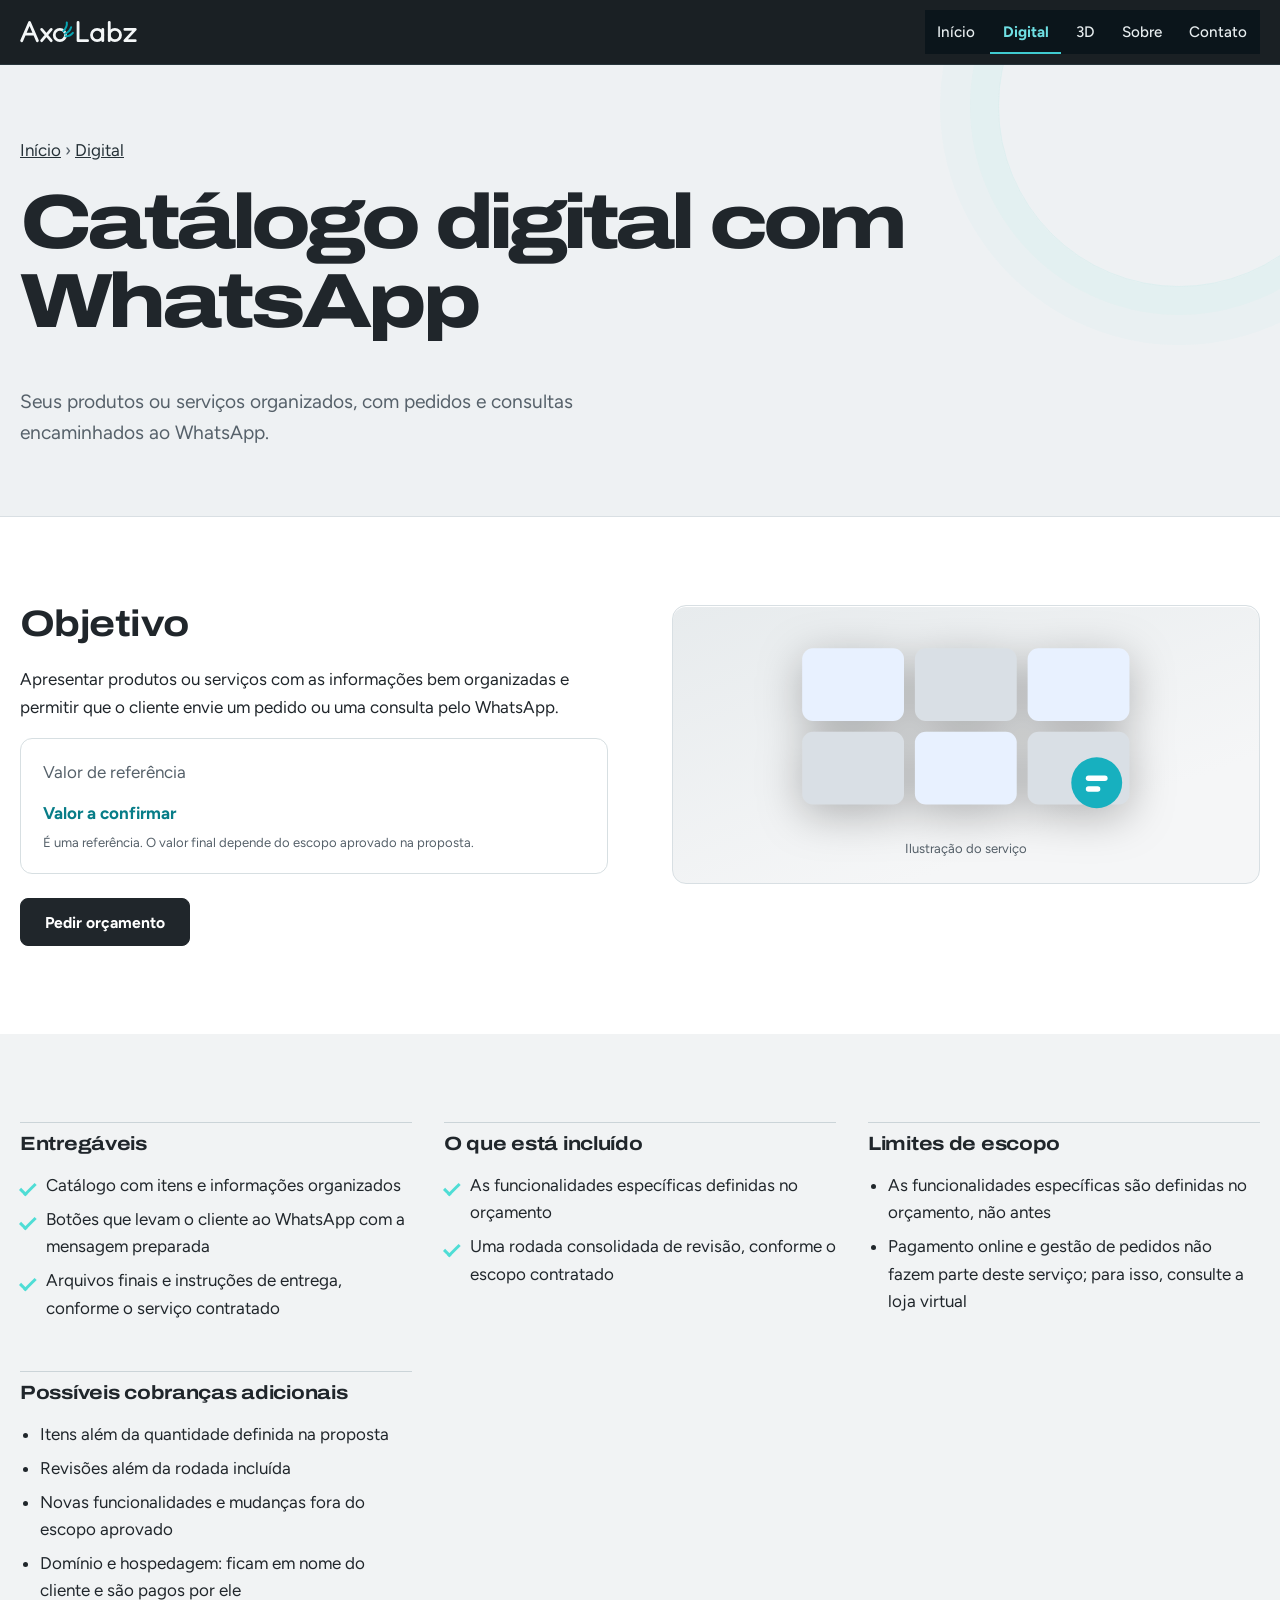
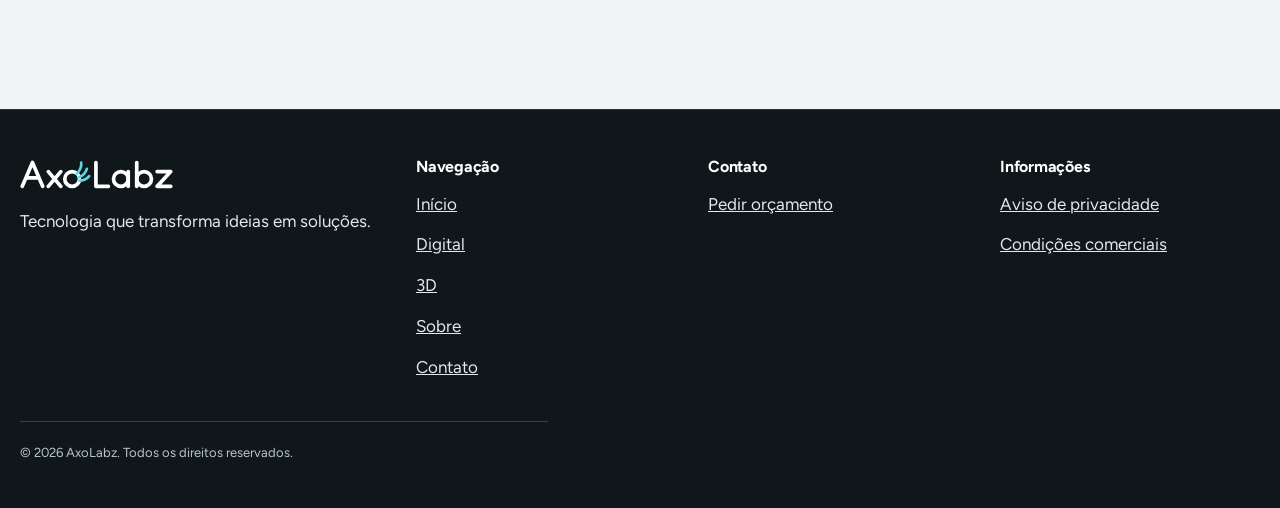
<file: servicos/catalogo-whatsapp.html>
<!DOCTYPE html>
<html lang="pt-BR">
<head>
<meta charset="utf-8">
<meta name="viewport" content="width=device-width, initial-scale=1">
<title>Catálogo digital com WhatsApp | AxoLabz Digital</title>
<meta name="description" content="Seus produtos ou serviços organizados, com pedidos e consultas encaminhados ao WhatsApp.">
<meta name="theme-color" content="#10171b">
<link rel="icon" href="../assets/img/favicon.svg" type="image/svg+xml">
<link rel="preload" href="../assets/fonts/archivo-latin-wdth-normal.woff2" as="font" type="font/woff2" crossorigin>
<link rel="stylesheet" href="../assets/css/style.css">

<script>document.documentElement.classList.add("js");if(!matchMedia("(prefers-reduced-motion:reduce)").matches)document.documentElement.classList.add("anim")</script>
<script src="../assets/js/config.js" defer></script>
<script src="../assets/js/app.js" defer></script>
<script src="../assets/js/motion.js" defer></script>
</head>
<body data-root="../" class="has-float">
<a class="skip" href="#conteudo">Ir para o conteúdo</a>
<header class="site-head" id="topo"><div class="wrap head-in">
<a class="logo" href="../index.html" aria-label="AxoLabz, página inicial"><svg class="full" viewBox="0 0 272 60" aria-hidden="true" focusable="false"><g fill="none" stroke="currentColor" stroke-width="6.5" stroke-linecap="round" stroke-linejoin="round"><path d="M4 50 L22 8 L40 50 M11.5 35 H32.5"/><path d="M50 24 L72 50 M72 24 L50 50"/><circle cx="92" cy="37" r="13"/><path d="M134 8 V50 H156"/><circle cx="178" cy="37" r="13"/><path d="M191 24 V50"/><path d="M206 8 V50"/><circle cx="219" cy="37" r="13"/><path d="M242 24 H266 L242 50 H266"/></g><g fill="none" stroke="var(--gill,#17b0bf)" stroke-width="4.6" stroke-linecap="round"><path class="g" pathLength="1" d="M100 28 C106 22 109 16 108 8"/><path class="g" pathLength="1" d="M104 34 C111 31 116 26 118 19"/><path class="g" pathLength="1" d="M105 40 C112 40 118 37 122 32"/></g></svg><svg class="mark" viewBox="0 0 94 60" aria-hidden="true" focusable="false"><g fill="none" stroke="currentColor" stroke-width="6.5" stroke-linecap="round" stroke-linejoin="round"><path d="M4 50 L22 8 L40 50 M11.5 35 H32.5"/><path d="M50 24 L72 50 M72 24 L50 50"/></g><g fill="none" stroke="var(--gill,#17b0bf)" stroke-width="4.6" stroke-linecap="round"><path class="g" pathLength="1" d="M75 24 C81 19 84 14 83 7"/><path class="g" pathLength="1" d="M77 31 C84 29 88 25 90 19"/><path class="g" pathLength="1" d="M77 38 C83 38 88 36 91 32"/></g></svg></a>
<button class="menu-btn" id="menu-btn" type="button" aria-expanded="false" aria-controls="site-nav">Menu</button>
<nav class="nav" id="site-nav" aria-label="Principal"><ul><li><a href="../index.html">Início</a></li><li><a href="../digital.html" aria-current="true">Digital</a></li><li><a href="../3d.html">3D</a></li><li><a href="../sobre.html">Sobre</a></li><li><a href="../contato.html">Contato</a></li></ul></nav>
</div></header>
<main id="conteudo">
<div class="page-head"><div class="wrap"><nav class="crumb" aria-label="Você está em"><a href="../index.html">Início</a> &rsaquo; <a href="../digital.html">Digital</a></nav><h1>Catálogo digital com WhatsApp</h1><p class="lead">Seus produtos ou serviços organizados, com pedidos e consultas encaminhados ao WhatsApp.</p></div></div><section><div class="wrap split top"><div><h2>Objetivo</h2><p>Apresentar produtos ou serviços com as informações bem organizadas e permitir que o cliente envie um pedido ou uma consulta pelo WhatsApp.</p>
<div class="box"><p class="muted" style="margin-bottom:.3rem">Valor de referência</p><p class="price" style="margin:0"><span data-price="digital:catalogo-whatsapp" data-pending="Valor a confirmar">Valor a confirmar</span></p>
<p class="hint">É uma referência. O valor final depende do escopo aprovado na proposta.</p></div>
<div class="actions"><a class="btn" href="../contato.html?tipo=catalogo-whatsapp#orcamento">Pedir orçamento</a></div></div>
<div><figure class="art" style="margin:0"><div><svg viewBox="0 0 200 110" style="height:200px" aria-hidden="true" focusable="false"><rect x="10" y="10" width="56" height="40" rx="6" fill="#e8f1ff"/><rect x="10" y="56" width="56" height="40" rx="6" fill="#d9dfe5"/><rect x="72" y="10" width="56" height="40" rx="6" fill="#d9dfe5"/><rect x="72" y="56" width="56" height="40" rx="6" fill="#e8f1ff"/><rect x="134" y="10" width="56" height="40" rx="6" fill="#e8f1ff"/><rect x="134" y="56" width="56" height="40" rx="6" fill="#d9dfe5"/><circle cx="172" cy="84" r="14" fill="#17b0bf"/><rect x="166" y="80" width="12" height="3" rx="1.5" fill="#fff"/><rect x="166" y="86" width="8" height="3" rx="1.5" fill="#fff"/></svg></div><figcaption data-illus>Ilustração do serviço</figcaption></figure></div></div></section>
<section class="alt"><div class="wrap facts">
<div><h2>Entregáveis</h2><ul class="tick"><li>Catálogo com itens e informações organizados</li><li>Botões que levam o cliente ao WhatsApp com a mensagem preparada</li><li>Arquivos finais e instruções de entrega, conforme o serviço contratado</li></ul></div>
<div><h2>O que está incluído</h2><ul class="tick"><li>As funcionalidades específicas definidas no orçamento</li><li>Uma rodada consolidada de revisão, conforme o escopo contratado</li></ul></div>
<div><h2>Limites de escopo</h2><ul><li>As funcionalidades específicas são definidas no orçamento, não antes</li><li>Pagamento online e gestão de pedidos não fazem parte deste serviço; para isso, consulte a loja virtual</li></ul></div>
<div><h2>Possíveis cobranças adicionais</h2><ul><li>Itens além da quantidade definida na proposta</li><li>Revisões além da rodada incluída</li><li>Novas funcionalidades e mudanças fora do escopo aprovado</li><li>Domínio e hospedagem: ficam em nome do cliente e são pagos por ele</li></ul></div>
</div></section>
</main>
<footer class="site-foot"><div class="wrap">
<div class="foot-grid">
<div><a class="logo" href="../index.html" aria-label="AxoLabz, página inicial"><svg class="full" viewBox="0 0 272 60" aria-hidden="true" focusable="false"><g fill="none" stroke="currentColor" stroke-width="6.5" stroke-linecap="round" stroke-linejoin="round"><path d="M4 50 L22 8 L40 50 M11.5 35 H32.5"/><path d="M50 24 L72 50 M72 24 L50 50"/><circle cx="92" cy="37" r="13"/><path d="M134 8 V50 H156"/><circle cx="178" cy="37" r="13"/><path d="M191 24 V50"/><path d="M206 8 V50"/><circle cx="219" cy="37" r="13"/><path d="M242 24 H266 L242 50 H266"/></g><g fill="none" stroke="var(--gill,#17b0bf)" stroke-width="4.6" stroke-linecap="round"><path class="g" pathLength="1" d="M100 28 C106 22 109 16 108 8"/><path class="g" pathLength="1" d="M104 34 C111 31 116 26 118 19"/><path class="g" pathLength="1" d="M105 40 C112 40 118 37 122 32"/></g></svg></a><p style="margin-top:1rem">Tecnologia que transforma ideias em soluções.</p><p data-city data-prefix="Cidade: "></p></div>
<div><h2>Navegação</h2><ul><li><a href="../index.html">Início</a></li><li><a href="../digital.html">Digital</a></li><li><a href="../3d.html">3D</a></li><li><a href="../sobre.html">Sobre</a></li><li><a href="../contato.html">Contato</a></li></ul></div>
<div><h2>Contato</h2><ul><li data-wa-item><a data-wa href="../contato.html#aviso-whatsapp">WhatsApp</a></li><li data-ig-item><a data-ig href="../contato.html" rel="noopener">Instagram</a></li><li><a href="../contato.html">Pedir orçamento</a></li></ul></div>
<div><h2>Informações</h2><ul><li><a href="../privacidade.html">Aviso de privacidade</a></li><li><a href="../condicoes.html">Condições comerciais</a></li></ul></div>
</div>
<p class="legal">© <span data-year>2026</span> AxoLabz. Todos os direitos reservados.</p>
</div></footer>
<a class="wa-float" data-wa href="../contato.html#aviso-whatsapp"><svg viewBox="0 0 24 24" aria-hidden="true"><path d="M21 12a8 8 0 0 1-11.7 7.1L4 20l1-4.8A8 8 0 1 1 21 12z"/></svg>WhatsApp</a>
</body>
</html>
</file>
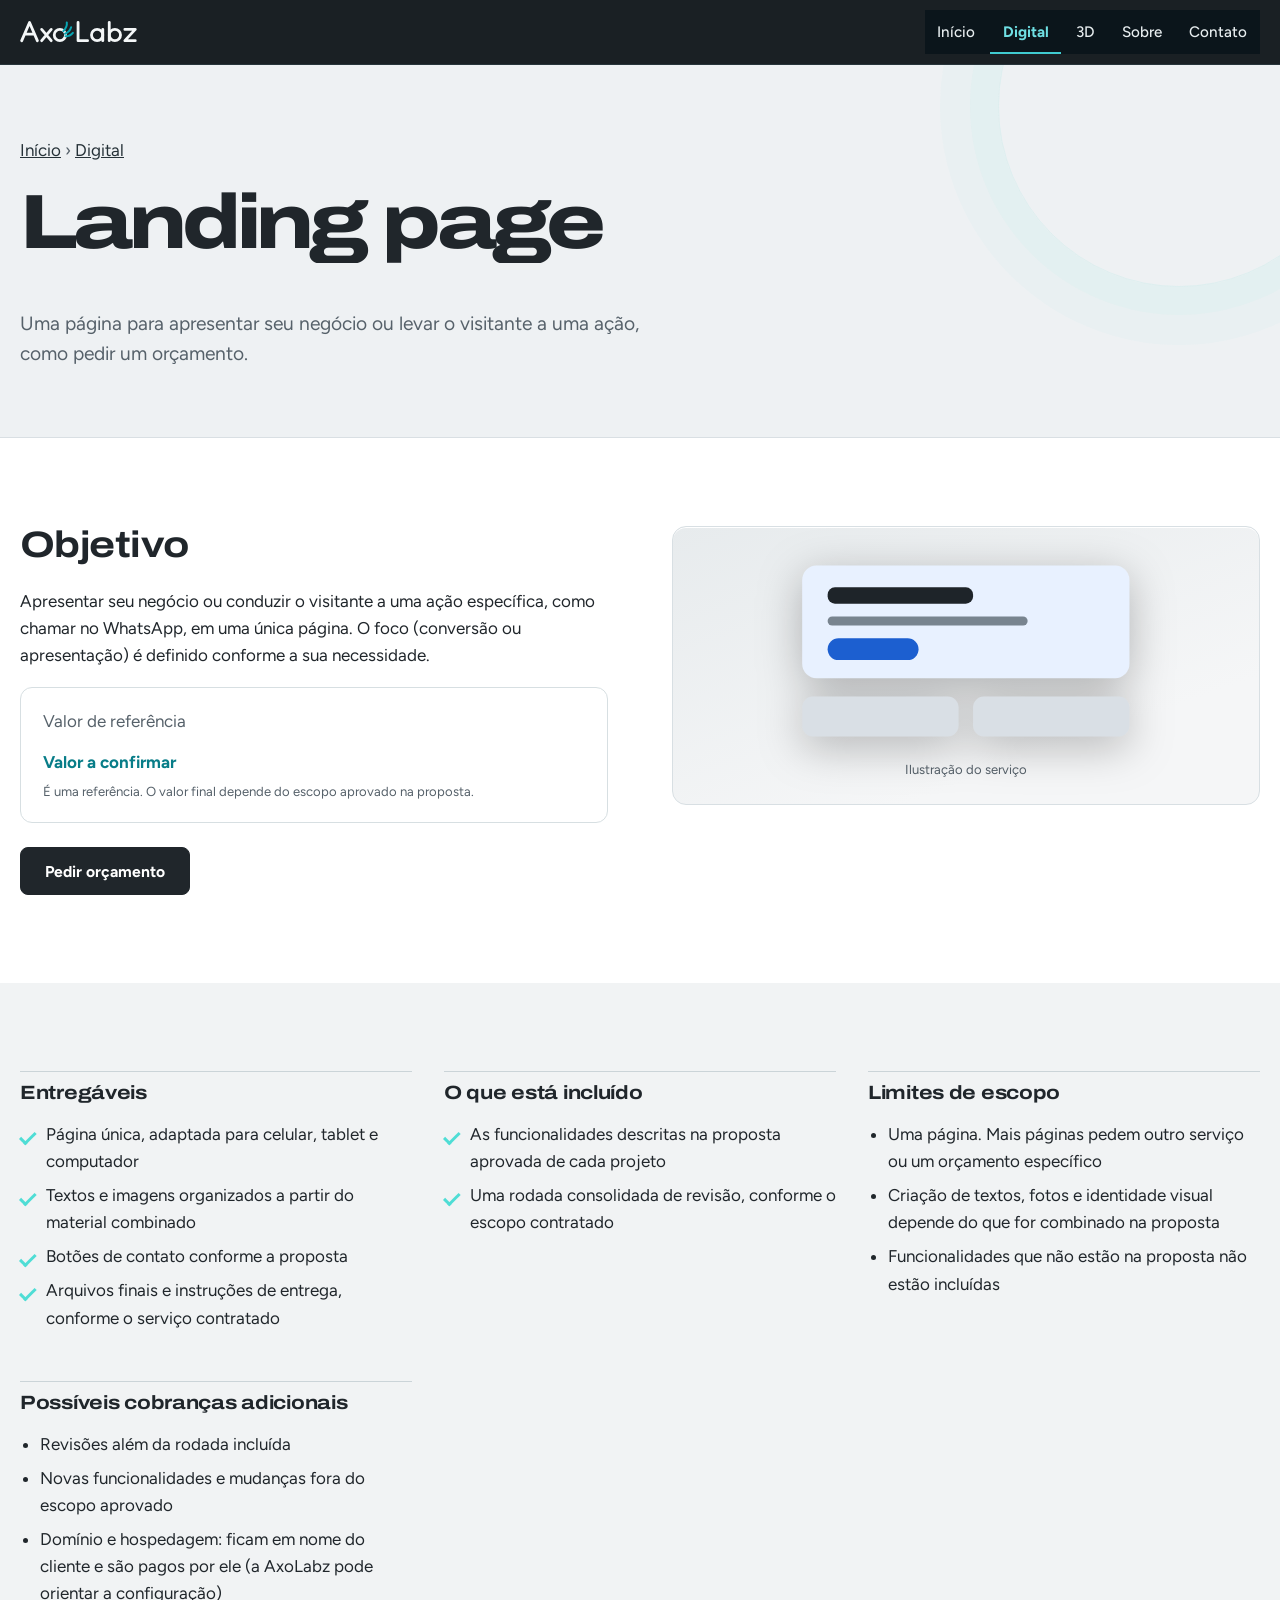
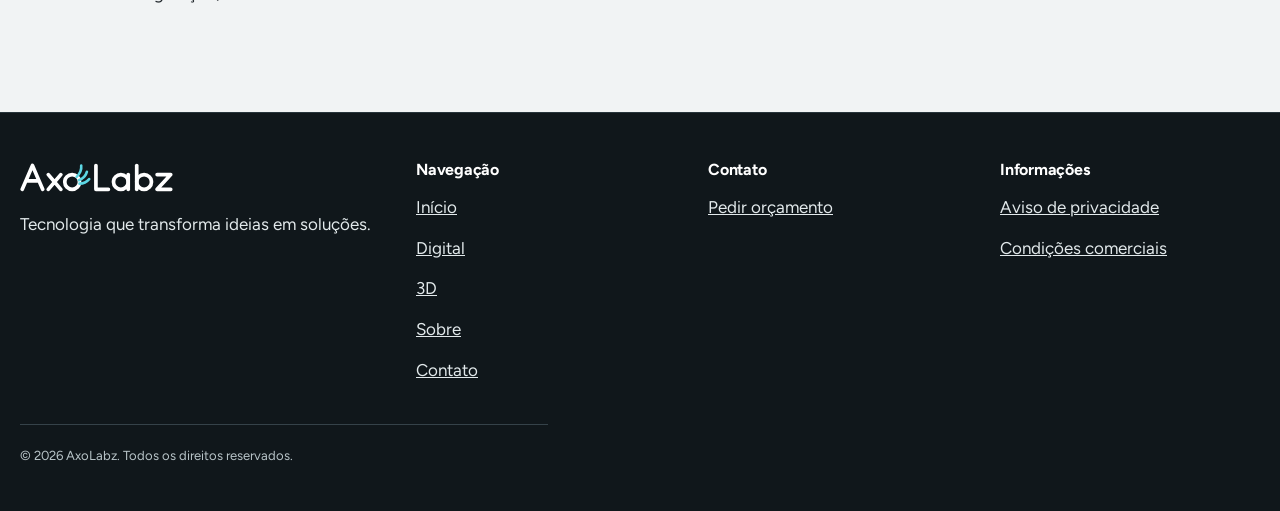
<file: servicos/landing-page.html>
<!DOCTYPE html>
<html lang="pt-BR">
<head>
<meta charset="utf-8">
<meta name="viewport" content="width=device-width, initial-scale=1">
<title>Landing page | AxoLabz Digital</title>
<meta name="description" content="Uma página para apresentar seu negócio ou levar o visitante a uma ação, como pedir um orçamento.">
<meta name="theme-color" content="#10171b">
<link rel="icon" href="../assets/img/favicon.svg" type="image/svg+xml">
<link rel="preload" href="../assets/fonts/archivo-latin-wdth-normal.woff2" as="font" type="font/woff2" crossorigin>
<link rel="stylesheet" href="../assets/css/style.css">

<script>document.documentElement.classList.add("js");if(!matchMedia("(prefers-reduced-motion:reduce)").matches)document.documentElement.classList.add("anim")</script>
<script src="../assets/js/config.js" defer></script>
<script src="../assets/js/app.js" defer></script>
<script src="../assets/js/motion.js" defer></script>
</head>
<body data-root="../" class="has-float">
<a class="skip" href="#conteudo">Ir para o conteúdo</a>
<header class="site-head" id="topo"><div class="wrap head-in">
<a class="logo" href="../index.html" aria-label="AxoLabz, página inicial"><svg class="full" viewBox="0 0 272 60" aria-hidden="true" focusable="false"><g fill="none" stroke="currentColor" stroke-width="6.5" stroke-linecap="round" stroke-linejoin="round"><path d="M4 50 L22 8 L40 50 M11.5 35 H32.5"/><path d="M50 24 L72 50 M72 24 L50 50"/><circle cx="92" cy="37" r="13"/><path d="M134 8 V50 H156"/><circle cx="178" cy="37" r="13"/><path d="M191 24 V50"/><path d="M206 8 V50"/><circle cx="219" cy="37" r="13"/><path d="M242 24 H266 L242 50 H266"/></g><g fill="none" stroke="var(--gill,#17b0bf)" stroke-width="4.6" stroke-linecap="round"><path class="g" pathLength="1" d="M100 28 C106 22 109 16 108 8"/><path class="g" pathLength="1" d="M104 34 C111 31 116 26 118 19"/><path class="g" pathLength="1" d="M105 40 C112 40 118 37 122 32"/></g></svg><svg class="mark" viewBox="0 0 94 60" aria-hidden="true" focusable="false"><g fill="none" stroke="currentColor" stroke-width="6.5" stroke-linecap="round" stroke-linejoin="round"><path d="M4 50 L22 8 L40 50 M11.5 35 H32.5"/><path d="M50 24 L72 50 M72 24 L50 50"/></g><g fill="none" stroke="var(--gill,#17b0bf)" stroke-width="4.6" stroke-linecap="round"><path class="g" pathLength="1" d="M75 24 C81 19 84 14 83 7"/><path class="g" pathLength="1" d="M77 31 C84 29 88 25 90 19"/><path class="g" pathLength="1" d="M77 38 C83 38 88 36 91 32"/></g></svg></a>
<button class="menu-btn" id="menu-btn" type="button" aria-expanded="false" aria-controls="site-nav">Menu</button>
<nav class="nav" id="site-nav" aria-label="Principal"><ul><li><a href="../index.html">Início</a></li><li><a href="../digital.html" aria-current="true">Digital</a></li><li><a href="../3d.html">3D</a></li><li><a href="../sobre.html">Sobre</a></li><li><a href="../contato.html">Contato</a></li></ul></nav>
</div></header>
<main id="conteudo">
<div class="page-head"><div class="wrap"><nav class="crumb" aria-label="Você está em"><a href="../index.html">Início</a> &rsaquo; <a href="../digital.html">Digital</a></nav><h1>Landing page</h1><p class="lead">Uma página para apresentar seu negócio ou levar o visitante a uma ação, como pedir um orçamento.</p></div></div><section><div class="wrap split top"><div><h2>Objetivo</h2><p>Apresentar seu negócio ou conduzir o visitante a uma ação específica, como chamar no WhatsApp, em uma única página. O foco (conversão ou apresentação) é definido conforme a sua necessidade.</p>
<div class="box"><p class="muted" style="margin-bottom:.3rem">Valor de referência</p><p class="price" style="margin:0"><span data-price="digital:landing-page" data-pending="Valor a confirmar">Valor a confirmar</span></p>
<p class="hint">É uma referência. O valor final depende do escopo aprovado na proposta.</p></div>
<div class="actions"><a class="btn" href="../contato.html?tipo=landing-page#orcamento">Pedir orçamento</a></div></div>
<div><figure class="art" style="margin:0"><div><svg viewBox="0 0 200 110" style="height:200px" aria-hidden="true" focusable="false"><rect x="10" y="8" width="180" height="62" rx="8" fill="#e8f1ff"/><rect x="24" y="20" width="80" height="9" rx="4" fill="#1e2429"/><rect x="24" y="36" width="110" height="5" rx="2.5" fill="#78848f"/><rect x="24" y="48" width="50" height="12" rx="6" fill="#1c5fd0"/><rect x="10" y="80" width="86" height="22" rx="6" fill="#d9dfe5"/><rect x="104" y="80" width="86" height="22" rx="6" fill="#d9dfe5"/></svg></div><figcaption data-illus>Ilustração do serviço</figcaption></figure></div></div></section>
<section class="alt"><div class="wrap facts">
<div><h2>Entregáveis</h2><ul class="tick"><li>Página única, adaptada para celular, tablet e computador</li><li>Textos e imagens organizados a partir do material combinado</li><li>Botões de contato conforme a proposta</li><li>Arquivos finais e instruções de entrega, conforme o serviço contratado</li></ul></div>
<div><h2>O que está incluído</h2><ul class="tick"><li>As funcionalidades descritas na proposta aprovada de cada projeto</li><li>Uma rodada consolidada de revisão, conforme o escopo contratado</li></ul></div>
<div><h2>Limites de escopo</h2><ul><li>Uma página. Mais páginas pedem outro serviço ou um orçamento específico</li><li>Criação de textos, fotos e identidade visual depende do que for combinado na proposta</li><li>Funcionalidades que não estão na proposta não estão incluídas</li></ul></div>
<div><h2>Possíveis cobranças adicionais</h2><ul><li>Revisões além da rodada incluída</li><li>Novas funcionalidades e mudanças fora do escopo aprovado</li><li>Domínio e hospedagem: ficam em nome do cliente e são pagos por ele (a AxoLabz pode orientar a configuração)</li></ul></div>
</div></section>
</main>
<footer class="site-foot"><div class="wrap">
<div class="foot-grid">
<div><a class="logo" href="../index.html" aria-label="AxoLabz, página inicial"><svg class="full" viewBox="0 0 272 60" aria-hidden="true" focusable="false"><g fill="none" stroke="currentColor" stroke-width="6.5" stroke-linecap="round" stroke-linejoin="round"><path d="M4 50 L22 8 L40 50 M11.5 35 H32.5"/><path d="M50 24 L72 50 M72 24 L50 50"/><circle cx="92" cy="37" r="13"/><path d="M134 8 V50 H156"/><circle cx="178" cy="37" r="13"/><path d="M191 24 V50"/><path d="M206 8 V50"/><circle cx="219" cy="37" r="13"/><path d="M242 24 H266 L242 50 H266"/></g><g fill="none" stroke="var(--gill,#17b0bf)" stroke-width="4.6" stroke-linecap="round"><path class="g" pathLength="1" d="M100 28 C106 22 109 16 108 8"/><path class="g" pathLength="1" d="M104 34 C111 31 116 26 118 19"/><path class="g" pathLength="1" d="M105 40 C112 40 118 37 122 32"/></g></svg></a><p style="margin-top:1rem">Tecnologia que transforma ideias em soluções.</p><p data-city data-prefix="Cidade: "></p></div>
<div><h2>Navegação</h2><ul><li><a href="../index.html">Início</a></li><li><a href="../digital.html">Digital</a></li><li><a href="../3d.html">3D</a></li><li><a href="../sobre.html">Sobre</a></li><li><a href="../contato.html">Contato</a></li></ul></div>
<div><h2>Contato</h2><ul><li data-wa-item><a data-wa href="../contato.html#aviso-whatsapp">WhatsApp</a></li><li data-ig-item><a data-ig href="../contato.html" rel="noopener">Instagram</a></li><li><a href="../contato.html">Pedir orçamento</a></li></ul></div>
<div><h2>Informações</h2><ul><li><a href="../privacidade.html">Aviso de privacidade</a></li><li><a href="../condicoes.html">Condições comerciais</a></li></ul></div>
</div>
<p class="legal">© <span data-year>2026</span> AxoLabz. Todos os direitos reservados.</p>
</div></footer>
<a class="wa-float" data-wa href="../contato.html#aviso-whatsapp"><svg viewBox="0 0 24 24" aria-hidden="true"><path d="M21 12a8 8 0 0 1-11.7 7.1L4 20l1-4.8A8 8 0 1 1 21 12z"/></svg>WhatsApp</a>
</body>
</html>
</file>
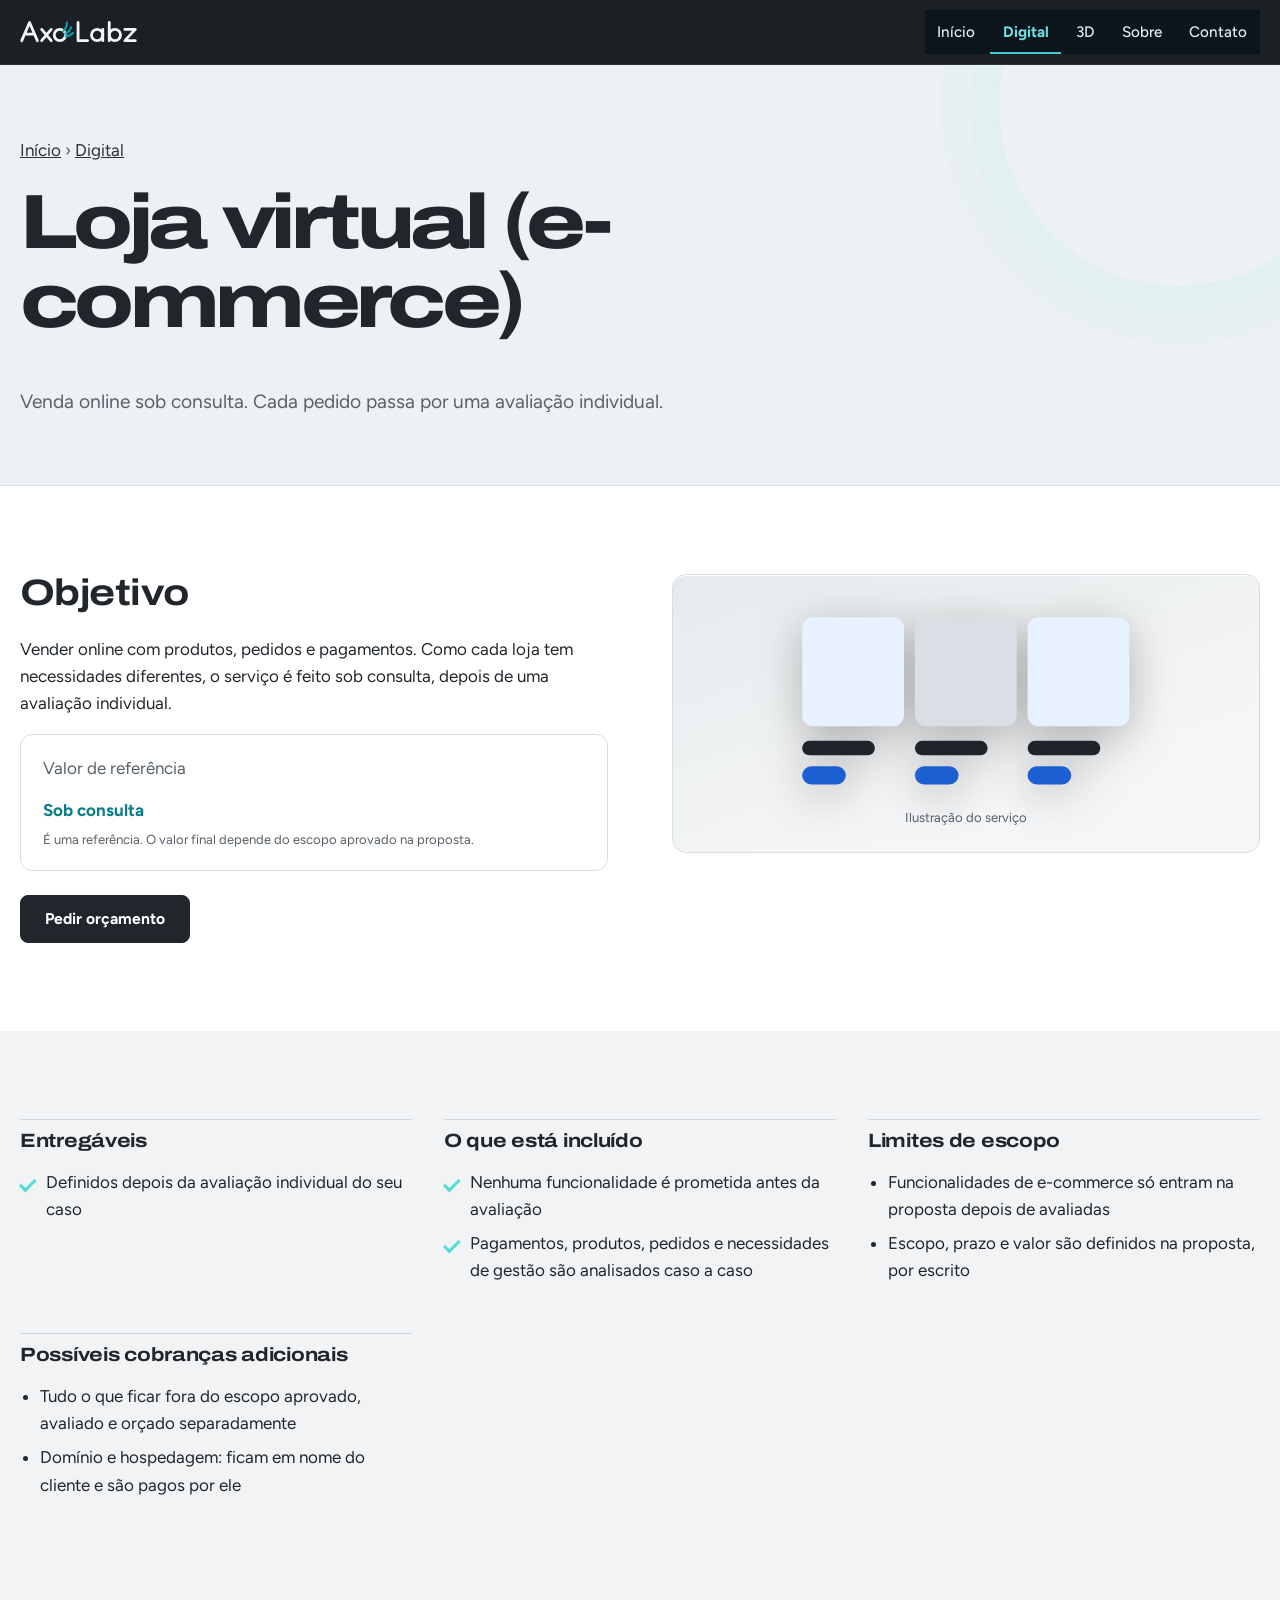
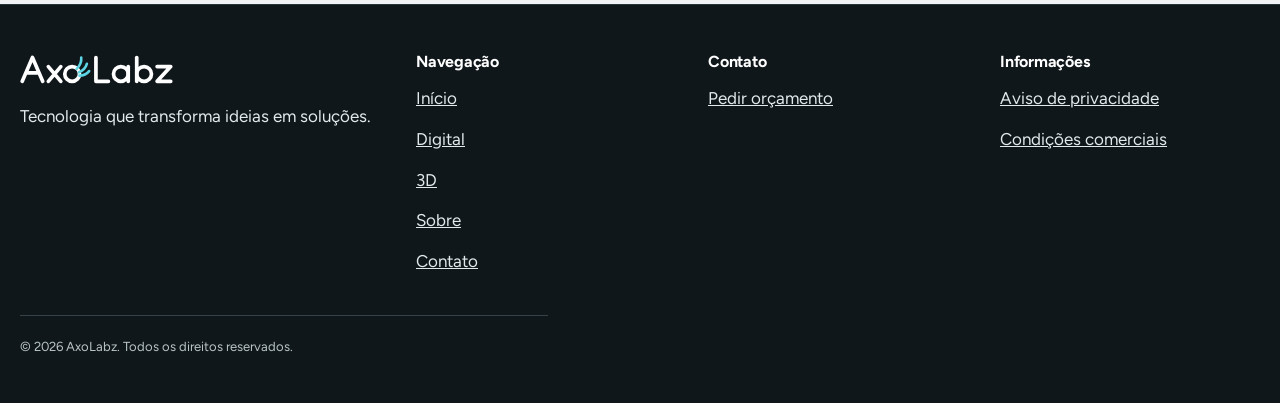
<file: servicos/loja-virtual.html>
<!DOCTYPE html>
<html lang="pt-BR">
<head>
<meta charset="utf-8">
<meta name="viewport" content="width=device-width, initial-scale=1">
<title>Loja virtual (e-commerce) | AxoLabz Digital</title>
<meta name="description" content="Venda online sob consulta. Cada pedido passa por uma avaliação individual.">
<meta name="theme-color" content="#10171b">
<link rel="icon" href="../assets/img/favicon.svg" type="image/svg+xml">
<link rel="preload" href="../assets/fonts/archivo-latin-wdth-normal.woff2" as="font" type="font/woff2" crossorigin>
<link rel="stylesheet" href="../assets/css/style.css">

<script>document.documentElement.classList.add("js");if(!matchMedia("(prefers-reduced-motion:reduce)").matches)document.documentElement.classList.add("anim")</script>
<script src="../assets/js/config.js" defer></script>
<script src="../assets/js/app.js" defer></script>
<script src="../assets/js/motion.js" defer></script>
</head>
<body data-root="../" class="has-float">
<a class="skip" href="#conteudo">Ir para o conteúdo</a>
<header class="site-head" id="topo"><div class="wrap head-in">
<a class="logo" href="../index.html" aria-label="AxoLabz, página inicial"><svg class="full" viewBox="0 0 272 60" aria-hidden="true" focusable="false"><g fill="none" stroke="currentColor" stroke-width="6.5" stroke-linecap="round" stroke-linejoin="round"><path d="M4 50 L22 8 L40 50 M11.5 35 H32.5"/><path d="M50 24 L72 50 M72 24 L50 50"/><circle cx="92" cy="37" r="13"/><path d="M134 8 V50 H156"/><circle cx="178" cy="37" r="13"/><path d="M191 24 V50"/><path d="M206 8 V50"/><circle cx="219" cy="37" r="13"/><path d="M242 24 H266 L242 50 H266"/></g><g fill="none" stroke="var(--gill,#17b0bf)" stroke-width="4.6" stroke-linecap="round"><path class="g" pathLength="1" d="M100 28 C106 22 109 16 108 8"/><path class="g" pathLength="1" d="M104 34 C111 31 116 26 118 19"/><path class="g" pathLength="1" d="M105 40 C112 40 118 37 122 32"/></g></svg><svg class="mark" viewBox="0 0 94 60" aria-hidden="true" focusable="false"><g fill="none" stroke="currentColor" stroke-width="6.5" stroke-linecap="round" stroke-linejoin="round"><path d="M4 50 L22 8 L40 50 M11.5 35 H32.5"/><path d="M50 24 L72 50 M72 24 L50 50"/></g><g fill="none" stroke="var(--gill,#17b0bf)" stroke-width="4.6" stroke-linecap="round"><path class="g" pathLength="1" d="M75 24 C81 19 84 14 83 7"/><path class="g" pathLength="1" d="M77 31 C84 29 88 25 90 19"/><path class="g" pathLength="1" d="M77 38 C83 38 88 36 91 32"/></g></svg></a>
<button class="menu-btn" id="menu-btn" type="button" aria-expanded="false" aria-controls="site-nav">Menu</button>
<nav class="nav" id="site-nav" aria-label="Principal"><ul><li><a href="../index.html">Início</a></li><li><a href="../digital.html" aria-current="true">Digital</a></li><li><a href="../3d.html">3D</a></li><li><a href="../sobre.html">Sobre</a></li><li><a href="../contato.html">Contato</a></li></ul></nav>
</div></header>
<main id="conteudo">
<div class="page-head"><div class="wrap"><nav class="crumb" aria-label="Você está em"><a href="../index.html">Início</a> &rsaquo; <a href="../digital.html">Digital</a></nav><h1>Loja virtual (e-commerce)</h1><p class="lead">Venda online sob consulta. Cada pedido passa por uma avaliação individual.</p></div></div><section><div class="wrap split top"><div><h2>Objetivo</h2><p>Vender online com produtos, pedidos e pagamentos. Como cada loja tem necessidades diferentes, o serviço é feito sob consulta, depois de uma avaliação individual.</p>
<div class="box"><p class="muted" style="margin-bottom:.3rem">Valor de referência</p><p class="price" style="margin:0">Sob consulta</p>
<p class="hint">É uma referência. O valor final depende do escopo aprovado na proposta.</p></div>
<div class="actions"><a class="btn" href="../contato.html?tipo=loja-virtual#orcamento">Pedir orçamento</a></div></div>
<div><figure class="art" style="margin:0"><div><svg viewBox="0 0 200 110" style="height:200px" aria-hidden="true" focusable="false"><rect x="10" y="10" width="56" height="60" rx="6" fill="#e8f1ff"/><rect x="72" y="10" width="56" height="60" rx="6" fill="#d9dfe5"/><rect x="134" y="10" width="56" height="60" rx="6" fill="#e8f1ff"/><rect x="10" y="78" width="40" height="8" rx="4" fill="#1e2429"/><rect x="72" y="78" width="40" height="8" rx="4" fill="#1e2429"/><rect x="134" y="78" width="40" height="8" rx="4" fill="#1e2429"/><rect x="10" y="92" width="24" height="10" rx="5" fill="#1c5fd0"/><rect x="72" y="92" width="24" height="10" rx="5" fill="#1c5fd0"/><rect x="134" y="92" width="24" height="10" rx="5" fill="#1c5fd0"/></svg></div><figcaption data-illus>Ilustração do serviço</figcaption></figure></div></div></section>
<section class="alt"><div class="wrap facts">
<div><h2>Entregáveis</h2><ul class="tick"><li>Definidos depois da avaliação individual do seu caso</li></ul></div>
<div><h2>O que está incluído</h2><ul class="tick"><li>Nenhuma funcionalidade é prometida antes da avaliação</li><li>Pagamentos, produtos, pedidos e necessidades de gestão são analisados caso a caso</li></ul></div>
<div><h2>Limites de escopo</h2><ul><li>Funcionalidades de e-commerce só entram na proposta depois de avaliadas</li><li>Escopo, prazo e valor são definidos na proposta, por escrito</li></ul></div>
<div><h2>Possíveis cobranças adicionais</h2><ul><li>Tudo o que ficar fora do escopo aprovado, avaliado e orçado separadamente</li><li>Domínio e hospedagem: ficam em nome do cliente e são pagos por ele</li></ul></div>
</div></section>
</main>
<footer class="site-foot"><div class="wrap">
<div class="foot-grid">
<div><a class="logo" href="../index.html" aria-label="AxoLabz, página inicial"><svg class="full" viewBox="0 0 272 60" aria-hidden="true" focusable="false"><g fill="none" stroke="currentColor" stroke-width="6.5" stroke-linecap="round" stroke-linejoin="round"><path d="M4 50 L22 8 L40 50 M11.5 35 H32.5"/><path d="M50 24 L72 50 M72 24 L50 50"/><circle cx="92" cy="37" r="13"/><path d="M134 8 V50 H156"/><circle cx="178" cy="37" r="13"/><path d="M191 24 V50"/><path d="M206 8 V50"/><circle cx="219" cy="37" r="13"/><path d="M242 24 H266 L242 50 H266"/></g><g fill="none" stroke="var(--gill,#17b0bf)" stroke-width="4.6" stroke-linecap="round"><path class="g" pathLength="1" d="M100 28 C106 22 109 16 108 8"/><path class="g" pathLength="1" d="M104 34 C111 31 116 26 118 19"/><path class="g" pathLength="1" d="M105 40 C112 40 118 37 122 32"/></g></svg></a><p style="margin-top:1rem">Tecnologia que transforma ideias em soluções.</p><p data-city data-prefix="Cidade: "></p></div>
<div><h2>Navegação</h2><ul><li><a href="../index.html">Início</a></li><li><a href="../digital.html">Digital</a></li><li><a href="../3d.html">3D</a></li><li><a href="../sobre.html">Sobre</a></li><li><a href="../contato.html">Contato</a></li></ul></div>
<div><h2>Contato</h2><ul><li data-wa-item><a data-wa href="../contato.html#aviso-whatsapp">WhatsApp</a></li><li data-ig-item><a data-ig href="../contato.html" rel="noopener">Instagram</a></li><li><a href="../contato.html">Pedir orçamento</a></li></ul></div>
<div><h2>Informações</h2><ul><li><a href="../privacidade.html">Aviso de privacidade</a></li><li><a href="../condicoes.html">Condições comerciais</a></li></ul></div>
</div>
<p class="legal">© <span data-year>2026</span> AxoLabz. Todos os direitos reservados.</p>
</div></footer>
<a class="wa-float" data-wa href="../contato.html#aviso-whatsapp"><svg viewBox="0 0 24 24" aria-hidden="true"><path d="M21 12a8 8 0 0 1-11.7 7.1L4 20l1-4.8A8 8 0 1 1 21 12z"/></svg>WhatsApp</a>
</body>
</html>
</file>
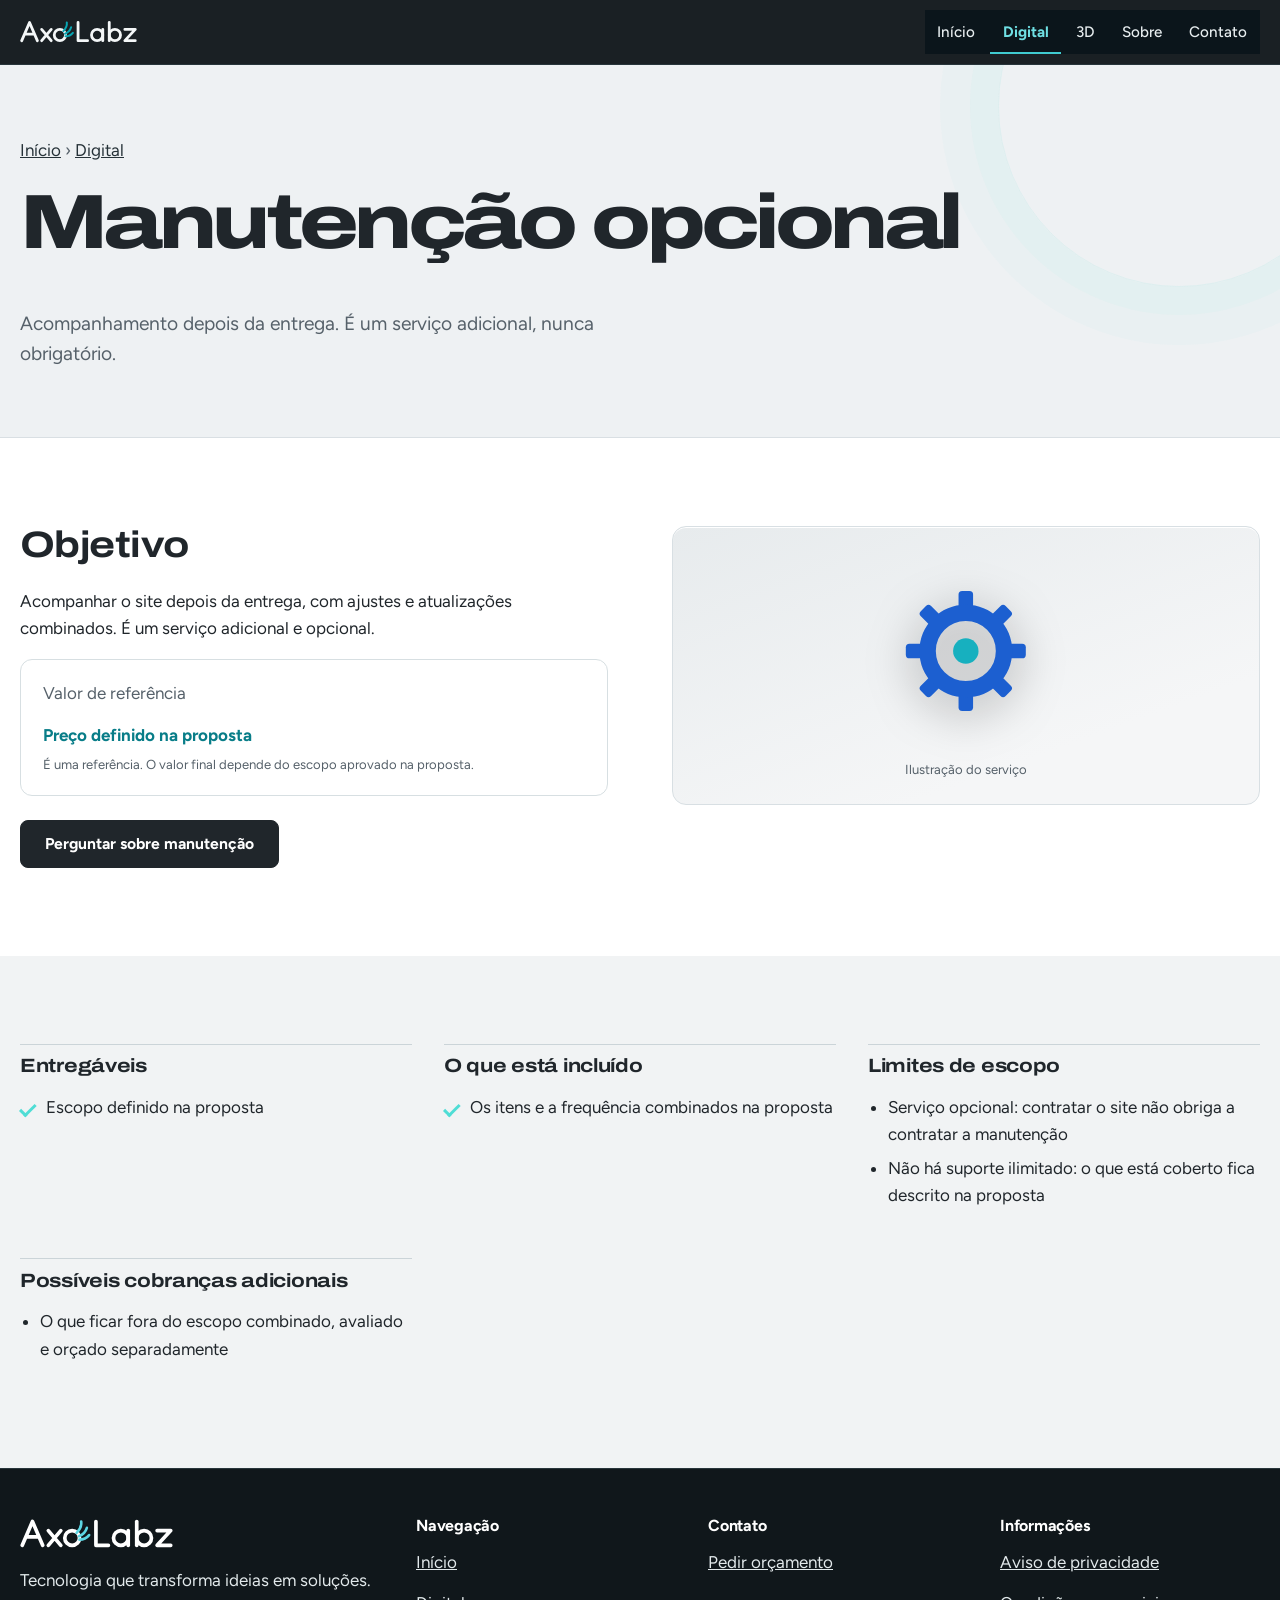
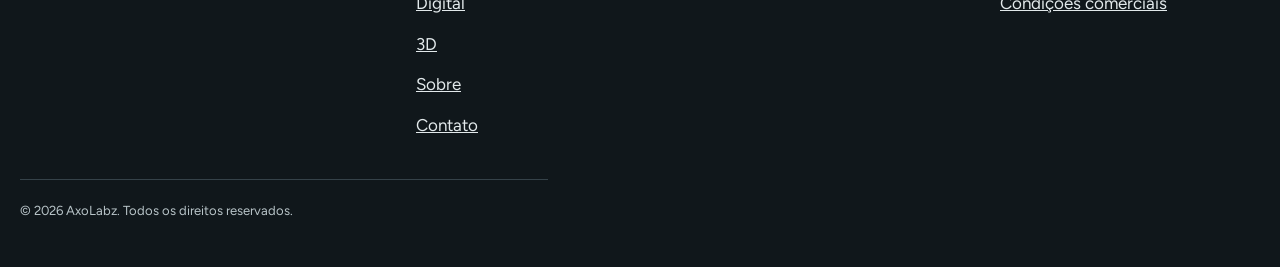
<file: servicos/manutencao.html>
<!DOCTYPE html>
<html lang="pt-BR">
<head>
<meta charset="utf-8">
<meta name="viewport" content="width=device-width, initial-scale=1">
<title>Manutenção opcional | AxoLabz Digital</title>
<meta name="description" content="Acompanhamento depois da entrega. É um serviço adicional, nunca obrigatório.">
<meta name="theme-color" content="#10171b">
<link rel="icon" href="../assets/img/favicon.svg" type="image/svg+xml">
<link rel="preload" href="../assets/fonts/archivo-latin-wdth-normal.woff2" as="font" type="font/woff2" crossorigin>
<link rel="stylesheet" href="../assets/css/style.css">

<script>document.documentElement.classList.add("js");if(!matchMedia("(prefers-reduced-motion:reduce)").matches)document.documentElement.classList.add("anim")</script>
<script src="../assets/js/config.js" defer></script>
<script src="../assets/js/app.js" defer></script>
<script src="../assets/js/motion.js" defer></script>
</head>
<body data-root="../" class="has-float">
<a class="skip" href="#conteudo">Ir para o conteúdo</a>
<header class="site-head" id="topo"><div class="wrap head-in">
<a class="logo" href="../index.html" aria-label="AxoLabz, página inicial"><svg class="full" viewBox="0 0 272 60" aria-hidden="true" focusable="false"><g fill="none" stroke="currentColor" stroke-width="6.5" stroke-linecap="round" stroke-linejoin="round"><path d="M4 50 L22 8 L40 50 M11.5 35 H32.5"/><path d="M50 24 L72 50 M72 24 L50 50"/><circle cx="92" cy="37" r="13"/><path d="M134 8 V50 H156"/><circle cx="178" cy="37" r="13"/><path d="M191 24 V50"/><path d="M206 8 V50"/><circle cx="219" cy="37" r="13"/><path d="M242 24 H266 L242 50 H266"/></g><g fill="none" stroke="var(--gill,#17b0bf)" stroke-width="4.6" stroke-linecap="round"><path class="g" pathLength="1" d="M100 28 C106 22 109 16 108 8"/><path class="g" pathLength="1" d="M104 34 C111 31 116 26 118 19"/><path class="g" pathLength="1" d="M105 40 C112 40 118 37 122 32"/></g></svg><svg class="mark" viewBox="0 0 94 60" aria-hidden="true" focusable="false"><g fill="none" stroke="currentColor" stroke-width="6.5" stroke-linecap="round" stroke-linejoin="round"><path d="M4 50 L22 8 L40 50 M11.5 35 H32.5"/><path d="M50 24 L72 50 M72 24 L50 50"/></g><g fill="none" stroke="var(--gill,#17b0bf)" stroke-width="4.6" stroke-linecap="round"><path class="g" pathLength="1" d="M75 24 C81 19 84 14 83 7"/><path class="g" pathLength="1" d="M77 31 C84 29 88 25 90 19"/><path class="g" pathLength="1" d="M77 38 C83 38 88 36 91 32"/></g></svg></a>
<button class="menu-btn" id="menu-btn" type="button" aria-expanded="false" aria-controls="site-nav">Menu</button>
<nav class="nav" id="site-nav" aria-label="Principal"><ul><li><a href="../index.html">Início</a></li><li><a href="../digital.html" aria-current="true">Digital</a></li><li><a href="../3d.html">3D</a></li><li><a href="../sobre.html">Sobre</a></li><li><a href="../contato.html">Contato</a></li></ul></nav>
</div></header>
<main id="conteudo">
<div class="page-head"><div class="wrap"><nav class="crumb" aria-label="Você está em"><a href="../index.html">Início</a> &rsaquo; <a href="../digital.html">Digital</a></nav><h1>Manutenção opcional</h1><p class="lead">Acompanhamento depois da entrega. É um serviço adicional, nunca obrigatório.</p></div></div><section><div class="wrap split top"><div><h2>Objetivo</h2><p>Acompanhar o site depois da entrega, com ajustes e atualizações combinados. É um serviço adicional e opcional.</p>
<div class="box"><p class="muted" style="margin-bottom:.3rem">Valor de referência</p><p class="price" style="margin:0"><span data-price="digital:manutencao" data-pending="Preço definido na proposta">Valor a confirmar</span></p>
<p class="hint">É uma referência. O valor final depende do escopo aprovado na proposta.</p></div>
<div class="actions"><a class="btn" href="../contato.html?tipo=manutencao#orcamento">Perguntar sobre manutenção</a></div></div>
<div><figure class="art" style="margin:0"><div><svg viewBox="0 0 200 110" style="height:200px" aria-hidden="true" focusable="false"><rect x="96" y="22" width="8" height="12" rx="2" fill="#1c5fd0" transform="rotate(0 100 55)"/><rect x="96" y="22" width="8" height="12" rx="2" fill="#1c5fd0" transform="rotate(45 100 55)"/><rect x="96" y="22" width="8" height="12" rx="2" fill="#1c5fd0" transform="rotate(90 100 55)"/><rect x="96" y="22" width="8" height="12" rx="2" fill="#1c5fd0" transform="rotate(135 100 55)"/><rect x="96" y="22" width="8" height="12" rx="2" fill="#1c5fd0" transform="rotate(180 100 55)"/><rect x="96" y="22" width="8" height="12" rx="2" fill="#1c5fd0" transform="rotate(225 100 55)"/><rect x="96" y="22" width="8" height="12" rx="2" fill="#1c5fd0" transform="rotate(270 100 55)"/><rect x="96" y="22" width="8" height="12" rx="2" fill="#1c5fd0" transform="rotate(315 100 55)"/><circle cx="100" cy="55" r="21" fill="none" stroke="#1c5fd0" stroke-width="9"/><circle cx="100" cy="55" r="7" fill="#17b0bf"/></svg></div><figcaption data-illus>Ilustração do serviço</figcaption></figure></div></div></section>
<section class="alt"><div class="wrap facts">
<div><h2>Entregáveis</h2><ul class="tick"><li>Escopo definido na proposta</li></ul></div>
<div><h2>O que está incluído</h2><ul class="tick"><li>Os itens e a frequência combinados na proposta</li></ul></div>
<div><h2>Limites de escopo</h2><ul><li>Serviço opcional: contratar o site não obriga a contratar a manutenção</li><li>Não há suporte ilimitado: o que está coberto fica descrito na proposta</li></ul></div>
<div><h2>Possíveis cobranças adicionais</h2><ul><li>O que ficar fora do escopo combinado, avaliado e orçado separadamente</li></ul></div>
</div></section>
</main>
<footer class="site-foot"><div class="wrap">
<div class="foot-grid">
<div><a class="logo" href="../index.html" aria-label="AxoLabz, página inicial"><svg class="full" viewBox="0 0 272 60" aria-hidden="true" focusable="false"><g fill="none" stroke="currentColor" stroke-width="6.5" stroke-linecap="round" stroke-linejoin="round"><path d="M4 50 L22 8 L40 50 M11.5 35 H32.5"/><path d="M50 24 L72 50 M72 24 L50 50"/><circle cx="92" cy="37" r="13"/><path d="M134 8 V50 H156"/><circle cx="178" cy="37" r="13"/><path d="M191 24 V50"/><path d="M206 8 V50"/><circle cx="219" cy="37" r="13"/><path d="M242 24 H266 L242 50 H266"/></g><g fill="none" stroke="var(--gill,#17b0bf)" stroke-width="4.6" stroke-linecap="round"><path class="g" pathLength="1" d="M100 28 C106 22 109 16 108 8"/><path class="g" pathLength="1" d="M104 34 C111 31 116 26 118 19"/><path class="g" pathLength="1" d="M105 40 C112 40 118 37 122 32"/></g></svg></a><p style="margin-top:1rem">Tecnologia que transforma ideias em soluções.</p><p data-city data-prefix="Cidade: "></p></div>
<div><h2>Navegação</h2><ul><li><a href="../index.html">Início</a></li><li><a href="../digital.html">Digital</a></li><li><a href="../3d.html">3D</a></li><li><a href="../sobre.html">Sobre</a></li><li><a href="../contato.html">Contato</a></li></ul></div>
<div><h2>Contato</h2><ul><li data-wa-item><a data-wa href="../contato.html#aviso-whatsapp">WhatsApp</a></li><li data-ig-item><a data-ig href="../contato.html" rel="noopener">Instagram</a></li><li><a href="../contato.html">Pedir orçamento</a></li></ul></div>
<div><h2>Informações</h2><ul><li><a href="../privacidade.html">Aviso de privacidade</a></li><li><a href="../condicoes.html">Condições comerciais</a></li></ul></div>
</div>
<p class="legal">© <span data-year>2026</span> AxoLabz. Todos os direitos reservados.</p>
</div></footer>
<a class="wa-float" data-wa href="../contato.html#aviso-whatsapp"><svg viewBox="0 0 24 24" aria-hidden="true"><path d="M21 12a8 8 0 0 1-11.7 7.1L4 20l1-4.8A8 8 0 1 1 21 12z"/></svg>WhatsApp</a>
</body>
</html>
</file>
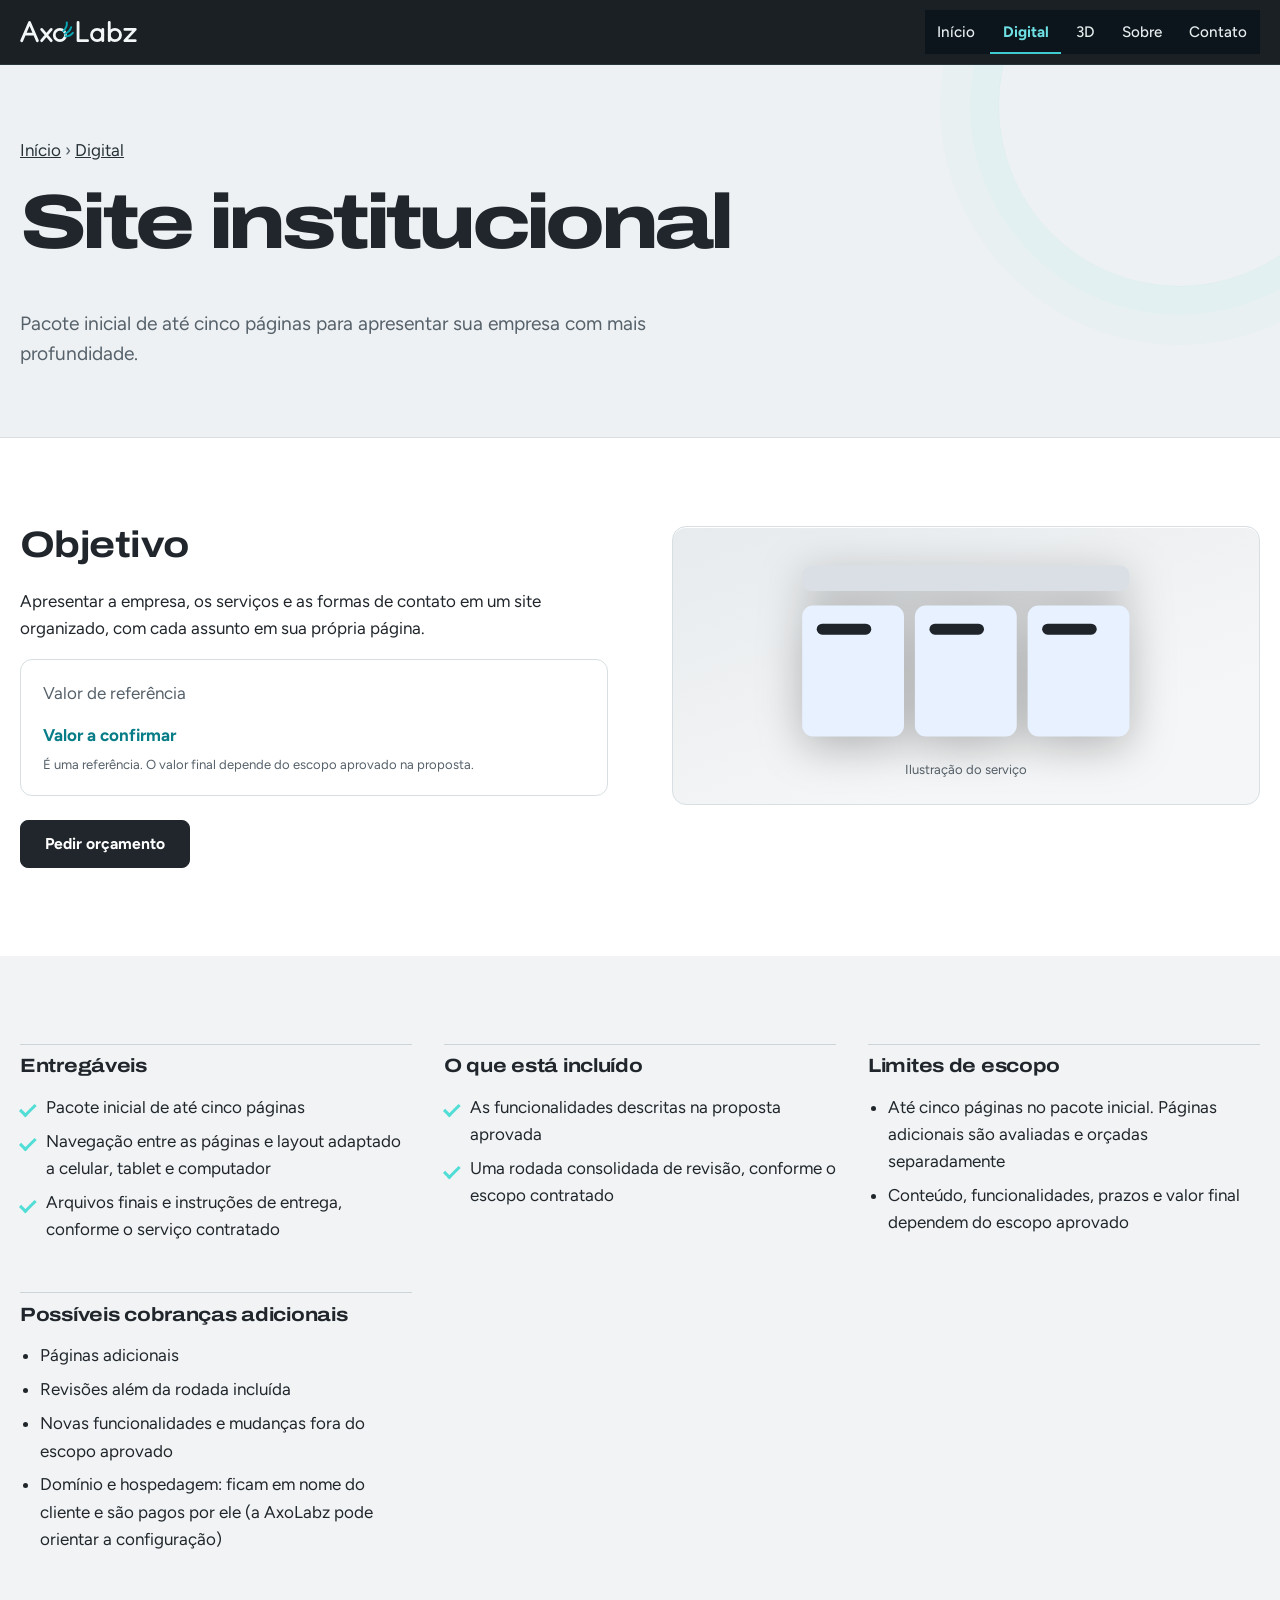
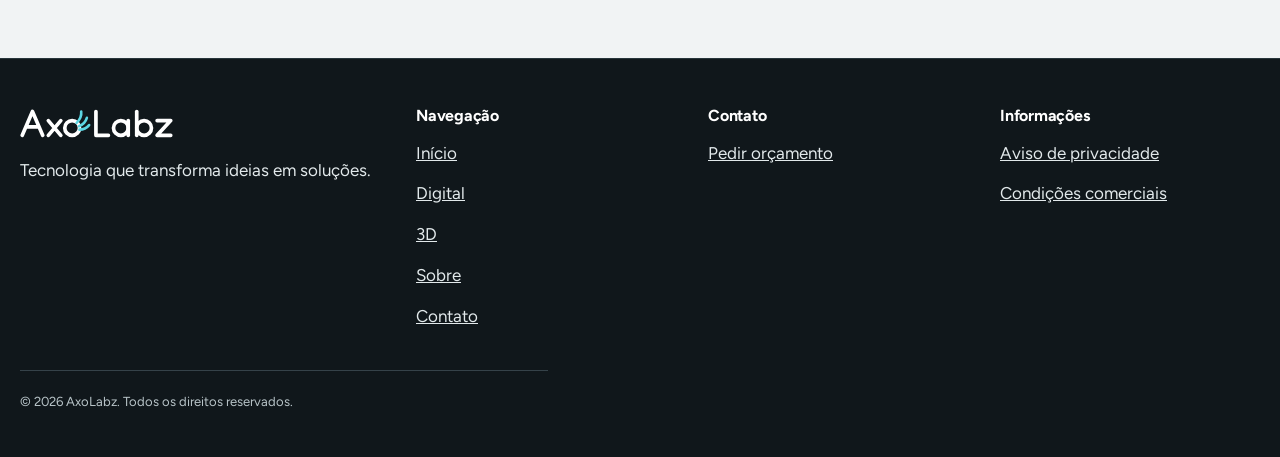
<file: servicos/site-institucional.html>
<!DOCTYPE html>
<html lang="pt-BR">
<head>
<meta charset="utf-8">
<meta name="viewport" content="width=device-width, initial-scale=1">
<title>Site institucional | AxoLabz Digital</title>
<meta name="description" content="Pacote inicial de até cinco páginas para apresentar sua empresa com mais profundidade.">
<meta name="theme-color" content="#10171b">
<link rel="icon" href="../assets/img/favicon.svg" type="image/svg+xml">
<link rel="preload" href="../assets/fonts/archivo-latin-wdth-normal.woff2" as="font" type="font/woff2" crossorigin>
<link rel="stylesheet" href="../assets/css/style.css">

<script>document.documentElement.classList.add("js");if(!matchMedia("(prefers-reduced-motion:reduce)").matches)document.documentElement.classList.add("anim")</script>
<script src="../assets/js/config.js" defer></script>
<script src="../assets/js/app.js" defer></script>
<script src="../assets/js/motion.js" defer></script>
</head>
<body data-root="../" class="has-float">
<a class="skip" href="#conteudo">Ir para o conteúdo</a>
<header class="site-head" id="topo"><div class="wrap head-in">
<a class="logo" href="../index.html" aria-label="AxoLabz, página inicial"><svg class="full" viewBox="0 0 272 60" aria-hidden="true" focusable="false"><g fill="none" stroke="currentColor" stroke-width="6.5" stroke-linecap="round" stroke-linejoin="round"><path d="M4 50 L22 8 L40 50 M11.5 35 H32.5"/><path d="M50 24 L72 50 M72 24 L50 50"/><circle cx="92" cy="37" r="13"/><path d="M134 8 V50 H156"/><circle cx="178" cy="37" r="13"/><path d="M191 24 V50"/><path d="M206 8 V50"/><circle cx="219" cy="37" r="13"/><path d="M242 24 H266 L242 50 H266"/></g><g fill="none" stroke="var(--gill,#17b0bf)" stroke-width="4.6" stroke-linecap="round"><path class="g" pathLength="1" d="M100 28 C106 22 109 16 108 8"/><path class="g" pathLength="1" d="M104 34 C111 31 116 26 118 19"/><path class="g" pathLength="1" d="M105 40 C112 40 118 37 122 32"/></g></svg><svg class="mark" viewBox="0 0 94 60" aria-hidden="true" focusable="false"><g fill="none" stroke="currentColor" stroke-width="6.5" stroke-linecap="round" stroke-linejoin="round"><path d="M4 50 L22 8 L40 50 M11.5 35 H32.5"/><path d="M50 24 L72 50 M72 24 L50 50"/></g><g fill="none" stroke="var(--gill,#17b0bf)" stroke-width="4.6" stroke-linecap="round"><path class="g" pathLength="1" d="M75 24 C81 19 84 14 83 7"/><path class="g" pathLength="1" d="M77 31 C84 29 88 25 90 19"/><path class="g" pathLength="1" d="M77 38 C83 38 88 36 91 32"/></g></svg></a>
<button class="menu-btn" id="menu-btn" type="button" aria-expanded="false" aria-controls="site-nav">Menu</button>
<nav class="nav" id="site-nav" aria-label="Principal"><ul><li><a href="../index.html">Início</a></li><li><a href="../digital.html" aria-current="true">Digital</a></li><li><a href="../3d.html">3D</a></li><li><a href="../sobre.html">Sobre</a></li><li><a href="../contato.html">Contato</a></li></ul></nav>
</div></header>
<main id="conteudo">
<div class="page-head"><div class="wrap"><nav class="crumb" aria-label="Você está em"><a href="../index.html">Início</a> &rsaquo; <a href="../digital.html">Digital</a></nav><h1>Site institucional</h1><p class="lead">Pacote inicial de até cinco páginas para apresentar sua empresa com mais profundidade.</p></div></div><section><div class="wrap split top"><div><h2>Objetivo</h2><p>Apresentar a empresa, os serviços e as formas de contato em um site organizado, com cada assunto em sua própria página.</p>
<div class="box"><p class="muted" style="margin-bottom:.3rem">Valor de referência</p><p class="price" style="margin:0"><span data-price="digital:site-institucional" data-pending="Valor a confirmar">Valor a confirmar</span></p>
<p class="hint">É uma referência. O valor final depende do escopo aprovado na proposta.</p></div>
<div class="actions"><a class="btn" href="../contato.html?tipo=site-institucional#orcamento">Pedir orçamento</a></div></div>
<div><figure class="art" style="margin:0"><div><svg viewBox="0 0 200 110" style="height:200px" aria-hidden="true" focusable="false"><rect x="10" y="8" width="180" height="14" rx="5" fill="#d9dfe5"/><rect x="10" y="30" width="56" height="72" rx="6" fill="#e8f1ff"/><rect x="72" y="30" width="56" height="72" rx="6" fill="#e8f1ff"/><rect x="134" y="30" width="56" height="72" rx="6" fill="#e8f1ff"/><rect x="18" y="40" width="30" height="6" rx="3" fill="#1e2429"/><rect x="80" y="40" width="30" height="6" rx="3" fill="#1e2429"/><rect x="142" y="40" width="30" height="6" rx="3" fill="#1e2429"/></svg></div><figcaption data-illus>Ilustração do serviço</figcaption></figure></div></div></section>
<section class="alt"><div class="wrap facts">
<div><h2>Entregáveis</h2><ul class="tick"><li>Pacote inicial de até cinco páginas</li><li>Navegação entre as páginas e layout adaptado a celular, tablet e computador</li><li>Arquivos finais e instruções de entrega, conforme o serviço contratado</li></ul></div>
<div><h2>O que está incluído</h2><ul class="tick"><li>As funcionalidades descritas na proposta aprovada</li><li>Uma rodada consolidada de revisão, conforme o escopo contratado</li></ul></div>
<div><h2>Limites de escopo</h2><ul><li>Até cinco páginas no pacote inicial. Páginas adicionais são avaliadas e orçadas separadamente</li><li>Conteúdo, funcionalidades, prazos e valor final dependem do escopo aprovado</li></ul></div>
<div><h2>Possíveis cobranças adicionais</h2><ul><li>Páginas adicionais</li><li>Revisões além da rodada incluída</li><li>Novas funcionalidades e mudanças fora do escopo aprovado</li><li>Domínio e hospedagem: ficam em nome do cliente e são pagos por ele (a AxoLabz pode orientar a configuração)</li></ul></div>
</div></section>
</main>
<footer class="site-foot"><div class="wrap">
<div class="foot-grid">
<div><a class="logo" href="../index.html" aria-label="AxoLabz, página inicial"><svg class="full" viewBox="0 0 272 60" aria-hidden="true" focusable="false"><g fill="none" stroke="currentColor" stroke-width="6.5" stroke-linecap="round" stroke-linejoin="round"><path d="M4 50 L22 8 L40 50 M11.5 35 H32.5"/><path d="M50 24 L72 50 M72 24 L50 50"/><circle cx="92" cy="37" r="13"/><path d="M134 8 V50 H156"/><circle cx="178" cy="37" r="13"/><path d="M191 24 V50"/><path d="M206 8 V50"/><circle cx="219" cy="37" r="13"/><path d="M242 24 H266 L242 50 H266"/></g><g fill="none" stroke="var(--gill,#17b0bf)" stroke-width="4.6" stroke-linecap="round"><path class="g" pathLength="1" d="M100 28 C106 22 109 16 108 8"/><path class="g" pathLength="1" d="M104 34 C111 31 116 26 118 19"/><path class="g" pathLength="1" d="M105 40 C112 40 118 37 122 32"/></g></svg></a><p style="margin-top:1rem">Tecnologia que transforma ideias em soluções.</p><p data-city data-prefix="Cidade: "></p></div>
<div><h2>Navegação</h2><ul><li><a href="../index.html">Início</a></li><li><a href="../digital.html">Digital</a></li><li><a href="../3d.html">3D</a></li><li><a href="../sobre.html">Sobre</a></li><li><a href="../contato.html">Contato</a></li></ul></div>
<div><h2>Contato</h2><ul><li data-wa-item><a data-wa href="../contato.html#aviso-whatsapp">WhatsApp</a></li><li data-ig-item><a data-ig href="../contato.html" rel="noopener">Instagram</a></li><li><a href="../contato.html">Pedir orçamento</a></li></ul></div>
<div><h2>Informações</h2><ul><li><a href="../privacidade.html">Aviso de privacidade</a></li><li><a href="../condicoes.html">Condições comerciais</a></li></ul></div>
</div>
<p class="legal">© <span data-year>2026</span> AxoLabz. Todos os direitos reservados.</p>
</div></footer>
<a class="wa-float" data-wa href="../contato.html#aviso-whatsapp"><svg viewBox="0 0 24 24" aria-hidden="true"><path d="M21 12a8 8 0 0 1-11.7 7.1L4 20l1-4.8A8 8 0 1 1 21 12z"/></svg>WhatsApp</a>
</body>
</html>
</file>
<file: assets/css/style.css>
/* AxoLabz — estilos. Tokens no :root; troque cores e fontes aqui. */
@font-face{font-family:"Archivo X";src:url("../fonts/archivo-latin-wdth-normal.woff2") format("woff2-variations"),url("../fonts/archivo-latin-wdth-normal.woff2") format("woff2");font-weight:100 900;font-stretch:62% 125%;font-display:swap}
@font-face{font-family:"Figtree";src:url("../fonts/figtree-latin-wght-normal.woff2") format("woff2");font-weight:300 900;font-display:swap}
:root{--bg:#fff;--bg2:#f3f5f7;--ink:#14181c;--ink2:#46515b;--line:#d5dce2;--blue:#1c5fd0;--blue-d:#143f94;--cyan:#17b0bf;--cyan-d:#0a6e79;--dark:#12161a;--err:#a8231c;--r:4px;--max:1240px;--head:"Archivo X","Archivo","Segoe UI",system-ui,sans-serif;--body:"Figtree","Segoe UI",system-ui,sans-serif;--studio:linear-gradient(180deg,#c9d0d6 0%,#e4e9ed 55%,#f5f7f8 100%)}
*{box-sizing:border-box}
html{scroll-behavior:smooth;-webkit-text-size-adjust:100%}
body{margin:0;font:400 1.0625rem/1.6 var(--body);color:var(--ink);background:var(--bg)}
img,svg{max-width:100%;display:block}
a{color:var(--blue-d)}
:focus-visible{outline:3px solid var(--blue);outline-offset:3px;border-radius:3px}
.skip{position:absolute;left:-999px;top:8px;background:var(--ink);color:#fff;padding:.6rem 1rem;z-index:100}.skip:focus{left:8px}
.wrap{width:min(var(--max),100% - 2.5rem);margin-inline:auto}
h1,h2,h3{font-family:var(--head);font-stretch:118%;line-height:1.08;letter-spacing:-.015em;margin:0 0 .6em;font-weight:700;overflow-wrap:break-word}
h1{font-stretch:125%;font-weight:800}
h2{font-size:clamp(1.5rem,3vw,2.3rem)}
h3{font-size:1.15rem}
p{margin:0 0 1em;max-width:66ch}
ul,ol{padding-left:1.25rem}
li{margin-bottom:.4em}
.lead{font-size:1.2rem;color:var(--ink2);max-width:54ch}
.muted{color:var(--ink2)}
section{padding-block:clamp(3rem,7vw,5.5rem)}
.alt{background:var(--bg2)}
/* header */
.site-head{position:sticky;top:0;z-index:50;background:rgba(255,255,255,.96);border-bottom:1px solid var(--line);backdrop-filter:blur(8px)}
.head-in{display:flex;align-items:center;justify-content:space-between;gap:1rem;min-height:64px}
.logo{display:flex;align-items:center;color:var(--ink);--gill:var(--cyan)}
.logo svg{height:26px;width:auto}
.logo .mark{display:none}
.nav ul{display:flex;gap:.1rem;list-style:none;margin:0;padding:0}
.nav li{margin:0}
.nav a{display:flex;align-items:center;min-height:44px;padding:0 .8rem;color:var(--ink);text-decoration:none;font-size:.95rem;font-weight:500}
.nav a:hover{text-decoration:underline;text-underline-offset:5px}
.nav a[aria-current]{font-weight:700;box-shadow:inset 0 -3px 0 var(--cyan)}
.menu-btn{display:none;min-height:44px;min-width:44px;padding:0 .9rem;border:1.5px solid var(--ink);background:#fff;border-radius:var(--r);font:600 1rem var(--body);color:var(--ink);cursor:pointer}
.site-head.over{position:absolute;left:0;right:0;background:transparent;border:0;backdrop-filter:none}
.site-head.over .logo{visibility:hidden}
@media (max-width:820px){
 .logo .full{display:none}.logo .mark{display:block}
 .menu-btn{display:inline-flex;align-items:center}
 .nav{display:none;position:absolute;left:0;right:0;top:100%;background:#fff;border-bottom:1px solid var(--line);padding:.5rem 1.25rem 1rem}
 .site-head.open .nav{display:block}
 .nav ul{flex-direction:column}
}
/* botões */
.btn{display:inline-flex;align-items:center;justify-content:center;min-height:48px;padding:.65rem 1.5rem;border-radius:var(--r);border:2px solid var(--ink);background:var(--ink);color:#fff;font:700 .98rem var(--body);text-decoration:none;cursor:pointer;transition:background .2s,border-color .2s}
.btn:hover{background:var(--blue-d);border-color:var(--blue-d)}
.btn.line{background:transparent;color:var(--ink)}
.btn.line:hover{background:var(--ink);color:#fff;border-color:var(--ink)}
.btn[disabled]{opacity:.5;cursor:not-allowed}
.actions{display:flex;flex-wrap:wrap;gap:.75rem;margin-top:1.5rem}
.meet{display:inline-flex;align-items:center;gap:.6rem;min-height:44px;color:var(--ink);font:600 1.02rem var(--body);text-decoration:none}
.meet i{width:.7rem;height:.7rem;border-radius:50%;background:var(--cyan);flex:none}
.meet span{transition:transform .2s}
.meet:hover span{transform:translateX(5px)}
.meet:hover{text-decoration:underline;text-underline-offset:5px}
/* hero */
.hero-x{background:var(--studio);padding:64px 0 0;min-height:min(100svh,940px);display:flex;flex-direction:column}
.hero-x>.wrap{flex:1;display:flex;flex-direction:column}
.wordmark{color:var(--ink);--gill:var(--cyan);padding-top:clamp(.5rem,2vw,1.5rem)}
.wordmark svg{width:min(100%,940px);height:auto}
.stage{flex:1;display:flex;flex-direction:column;justify-content:flex-end;align-items:center;margin-block:1rem .5rem;animation:rise 1.1s .5s cubic-bezier(.2,.7,.2,1) both}
.stage-row{display:flex;justify-content:center;align-items:flex-end;gap:clamp(.25rem,3vw,2.5rem);width:100%}
.stage-row>div{min-width:0}
.stage svg,.stage img{height:clamp(220px,44vh,460px);width:auto;max-width:100%}
.cap{font-size:.85rem;color:var(--ink2);margin:.25rem 0 0;text-align:center}
.hero-bar{display:flex;align-items:flex-end;justify-content:space-between;gap:1.5rem 3rem;flex-wrap:wrap;padding-block:1.25rem 2rem}
.hero-bar h1{font-size:clamp(1.25rem,2.4vw,2.1rem);margin:0;max-width:20ch}
.meets{display:flex;flex-direction:column;align-items:flex-end;gap:.1rem}
@media (max-width:640px){.meets{align-items:flex-start}}
.gill-art{display:none}
.wordmark .g,.logo .g{stroke-dasharray:1;stroke-dashoffset:1;animation:draw 1.4s .3s ease-out forwards}
@keyframes rise{from{opacity:0;transform:translateY(28px)}}
@keyframes draw{to{stroke-dashoffset:0}}
/* dupla Digital | 3D */
.duo{padding-block:0}
.duo-grid{display:grid;grid-template-columns:1fr 1fr}
.duo-col{padding:clamp(1.5rem,3vw,2.5rem) clamp(1.25rem,3vw,2.5rem) clamp(2rem,4vw,3rem)}
.duo-col+.duo-col{border-left:1px solid var(--line)}
.duo-head{display:flex;justify-content:space-between;align-items:flex-start;gap:1rem 1.5rem;flex-wrap:wrap}
.duo-head h2{font-size:clamp(1.4rem,2.6vw,2rem);text-transform:uppercase;margin:0;font-stretch:125%;font-weight:800}
.spec{display:grid;grid-template-columns:auto auto;gap:.15rem 1.25rem;font-size:.82rem;line-height:1.45;margin:0}
.spec dt{color:var(--ink2)}.spec dd{margin:0;font-weight:700}
.studio{margin-top:1.75rem;background:var(--studio);display:grid;place-items:center;min-height:clamp(260px,34vw,420px);padding:1.25rem;text-align:center}
.studio svg,.studio img{height:clamp(200px,28vw,340px);width:auto}
.fine{font-size:.9rem;color:var(--ink2);margin:.9rem 0 0}
@media (max-width:820px){.duo-grid{grid-template-columns:1fr}.duo-col+.duo-col{border-left:0;border-top:1px solid var(--line)}}
/* ajudantes */
.split{display:grid;grid-template-columns:1fr 1fr;gap:clamp(1.5rem,5vw,4rem);align-items:center}
.split.top{align-items:start}
@media (max-width:820px){.split{grid-template-columns:1fr}}
.tick{list-style:none;padding:0}
.tick li{padding-left:1.6rem;position:relative}
.tick li::before{content:"";position:absolute;left:0;top:.62em;width:.8rem;height:.4rem;border-left:3px solid var(--cyan-d);border-bottom:3px solid var(--cyan-d);transform:rotate(-45deg)}
.art{background:var(--studio);padding:1.5rem;text-align:center;margin:0}
.art svg,.art img{margin-inline:auto;max-height:360px;width:auto}
.art figcaption{font-size:.88rem;color:var(--ink2);margin-top:.5rem}
.pair{display:grid;grid-template-columns:1fr 1fr;gap:1rem}
/* cartões */
.cards{display:grid;grid-template-columns:repeat(auto-fit,minmax(260px,1fr));gap:0;border:1px solid var(--line)}
.cards.five{grid-template-columns:repeat(6,1fr)}
.five>.card{grid-column:span 2}
.five>.card:nth-child(n+4){grid-column:span 3}
@media (max-width:820px){.cards.five{grid-template-columns:1fr}.five>.card,.five>.card:nth-child(n+4){grid-column:auto}}
.card{display:flex;flex-direction:column;background:#fff;border-right:1px solid var(--line);border-bottom:1px solid var(--line);margin:0 -1px -1px 0;text-decoration:none;color:var(--ink);transition:background .2s}
.card:hover{background:var(--bg2)}
.card .thumb{background:var(--studio);padding:1.25rem}
.card .thumb svg{margin-inline:auto;height:110px;width:auto}
.card .body{padding:1.15rem 1.35rem 1.5rem;display:flex;flex-direction:column;gap:.35rem;flex:1}
.card h3{margin:0}
.card p{margin:0;color:var(--ink2)}
.price{font-weight:700;color:var(--cyan-d);margin-top:auto;padding-top:.6rem}
.slot{border:1px dashed #78848f;min-height:170px;display:grid;place-items:center;text-align:center;padding:1rem;color:var(--ink2);background:#fff;margin:.5rem}
/* processo e valores */
.steps{list-style:none;display:grid;grid-template-columns:repeat(auto-fit,minmax(170px,1fr));gap:1.75rem;padding:0;counter-reset:s}
.steps li{position:relative;border-top:1px solid var(--line);padding-top:1rem;counter-increment:s;margin:0}
.steps li::after{content:"";position:absolute;top:-1px;left:0;height:3px;width:0;background:var(--cyan);transition:width .9s ease-out;transition-delay:calc(var(--i)*.14s)}
.steps.in li::after{width:100%}
@media (scripting:none){.steps li::after{width:100%}}
.steps li::before{content:counter(s);display:block;font:800 2.4rem var(--head);font-stretch:125%;color:var(--ink);margin-bottom:.4rem}
.steps strong{display:block;font-family:var(--head);font-stretch:112%;margin-bottom:.25rem}
.steps p{font-size:.98rem;color:var(--ink2);margin:0}
.values{display:grid;grid-template-columns:repeat(auto-fit,minmax(260px,1fr));gap:1.75rem 2.5rem}
.values div{border-top:1px solid var(--ink);padding-top:.75rem}
.values strong{font-family:var(--head);font-stretch:118%;display:block;font-size:1.1rem}
/* cabeçalho de página */
.page-head{padding-block:clamp(2.5rem,6vw,4.5rem) clamp(2rem,4vw,3rem);background:var(--studio)}
.page-head h1{font-size:clamp(1.9rem,5.4vw,4.2rem);text-transform:uppercase;line-height:1.02;letter-spacing:-.02em}
.page-head .lead{color:var(--ink2)}
.crumb{font-size:.95rem;margin-bottom:1.25rem}
.crumb a{color:var(--ink)}
/* detalhes */
.facts{display:grid;gap:2rem;grid-template-columns:repeat(auto-fit,minmax(300px,1fr))}
.facts h2{font-size:1.2rem;border-top:1px solid var(--ink);padding-top:.7rem}
.box{background:#fff;border:1px solid var(--line);padding:1.25rem 1.4rem}
/* formulários */
.notice{border-left:4px solid var(--cyan-d);background:#e9f6f8;padding:.9rem 1.1rem;margin:1rem 0;max-width:72ch}
.notice.warn{border-color:#9a5b00;background:#fff4e0}
.notice[hidden]{display:none}
.notice p:last-child{margin:0}
form fieldset{border:0;padding:0;margin:0 0 1.5rem}
legend,.lab{font-weight:700;display:block;margin-bottom:.4rem;padding:0}
.field{margin-bottom:1.3rem}
.field label{font-weight:700;display:block;margin-bottom:.35rem}
.req{color:var(--err)}
input[type=text],input[type=number],input[type=url],textarea{width:100%;min-height:48px;padding:.7rem .85rem;border:1.5px solid #78848f;border-radius:var(--r);font:inherit;color:var(--ink);background:#fff}
textarea{min-height:110px;resize:vertical}
.hint{color:var(--ink2);font-size:.95rem;margin:.3rem 0 0}
.err{color:var(--err);font-weight:700;font-size:.97rem;margin:.35rem 0 0}
.err:empty{display:none}
[aria-invalid="true"]{border-color:var(--err)!important}
.opt{display:flex;gap:.65rem;align-items:flex-start;min-height:44px;padding:.4rem 0;margin:0}
.opt input{width:1.3rem;height:1.3rem;margin-top:.2rem;accent-color:var(--ink);flex:none}
.opt label{font-weight:500;margin:0}
.variants{display:grid;grid-template-columns:repeat(auto-fit,minmax(150px,1fr));gap:.75rem}
label.vopt{display:flex;flex-direction:column;gap:.2rem;border:1.5px solid var(--line);padding:.9rem;cursor:pointer;font-weight:700;background:#fff;margin:0}
label.vopt small{font-weight:500;color:var(--ink2)}
label.vopt input{position:absolute;opacity:0;width:1px;height:1px}
label.vopt:has(input:checked){border-color:var(--ink);background:#f3f5f7;box-shadow:inset 0 0 0 1px var(--ink)}
label.vopt:has(input:focus-visible){outline:3px solid var(--blue);outline-offset:2px}
.sw{display:inline-block;width:1.1rem;height:1.1rem;border-radius:3px;border:1.5px solid var(--ink);vertical-align:-.2rem;margin-right:.5rem}
.sw.p{background:var(--ink)}.sw.b{background:#fff}
.err-summary{border:2px solid var(--err);background:#fdf0ef;padding:1rem 1.25rem;margin-bottom:1.5rem;max-width:72ch}
.err-summary[hidden]{display:none}
.err-summary h2{font-size:1.1rem;margin-bottom:.4rem;font-family:var(--body);font-stretch:100%}
.err-summary ul{margin:0}
.review{background:var(--bg2);padding:1.5rem;margin-top:1rem}
.review[hidden]{display:none}
.rev-list{display:grid;grid-template-columns:max-content 1fr;gap:.35rem 1rem;margin:0 0 1.25rem}
.rev-list dt{font-weight:700}.rev-list dd{margin:0;overflow-wrap:anywhere;white-space:pre-wrap}
.review textarea{background:#fff;min-height:200px}
.status{min-height:1.5em;font-weight:600;color:var(--cyan-d)}
details.how{border:1px solid var(--line);padding:.7rem 1rem;margin:.5rem 0 1rem;background:#fff;max-width:72ch}
details.how summary{cursor:pointer;font-weight:700;min-height:32px}
/* WhatsApp flutuante */
.wa-float{position:fixed;right:max(1rem,env(safe-area-inset-right));bottom:max(1rem,env(safe-area-inset-bottom));z-index:40;display:inline-flex;align-items:center;gap:.5rem;min-height:48px;padding:.6rem 1.05rem;border-radius:999px;background:var(--ink);color:#fff;font-weight:700;text-decoration:none;box-shadow:0 6px 20px rgba(0,0,0,.25)}
.wa-float svg{width:22px;height:22px;fill:none;stroke:#fff;stroke-width:2;stroke-linecap:round;stroke-linejoin:round}
.wa-float.hide{display:none}
/* rodapé */
.site-foot{background:var(--dark);color:#dfe6ec;padding-block:3rem 2rem}
.site-foot a{color:#dfe6ec}
.site-foot .logo{color:#fff;--gill:#5cd6e3}
.site-foot .logo svg{height:34px}
.foot-grid{display:grid;grid-template-columns:1.4fr 1fr 1fr 1fr;gap:2rem}
.site-foot h2{font-size:1rem;font-family:var(--body);font-stretch:100%;color:#fff;margin-bottom:.6rem}
.site-foot ul{list-style:none;padding:0;margin:0}
.site-foot li{margin-bottom:.15rem}
.site-foot li a{display:inline-block;padding:.35rem 0;min-height:32px}
.legal{border-top:1px solid #34404a;margin-top:2rem;padding-top:1.25rem;font-size:.95rem;color:#b8c3cc}
.cta-band{background:var(--dark);color:#fff}
.cta-band h2{font-size:clamp(1.6rem,4vw,3rem);text-transform:uppercase;font-stretch:125%;font-weight:800;max-width:18ch}
.cta-band p{color:#cdd7df}
.cta-band .btn{background:#5cd6e3;border-color:#5cd6e3;color:#10242a}
.cta-band .btn:hover{background:#8be6ee;border-color:#8be6ee}
@media (max-width:820px){.foot-grid{grid-template-columns:1fr 1fr}.has-float .site-foot{padding-bottom:5.5rem}}
@media (max-width:520px){.foot-grid{grid-template-columns:1fr}.pair{grid-template-columns:1fr}}
.plate text{font-family:var(--head);font-stretch:112%}
@media (prefers-reduced-motion:reduce){
 *,*::before,*::after{animation:none!important;transition:none!important}
 html{scroll-behavior:auto}
 .wordmark .g,.logo .g{stroke-dashoffset:0}
}

/* ===== Animações ===== */
@view-transition{navigation:auto}
.site-head{view-transition-name:site-head}
.hero-x{position:relative;overflow:hidden}
.hero-x::before{content:"";position:absolute;left:0;top:0;width:min(70vw,720px);aspect-ratio:1;margin:calc(min(70vw,720px)/-2) 0 0 calc(min(70vw,720px)/-2);background:radial-gradient(circle,rgba(255,255,255,.8),rgba(255,255,255,0) 65%);transform:translate3d(var(--lx,60vw),var(--ly,38vh),0);pointer-events:none}
.hero-x>.wrap{position:relative;z-index:1}
.wordmark svg>g:first-child>*{stroke-dasharray:1}
.wordmark svg>g:nth-child(2){transform-origin:100px 38px;transform-box:view-box;rotate:calc(var(--gr,0)*1deg)}
.stage-row>div{transform:perspective(900px) rotateX(calc(var(--rx,0)*1deg)) rotateY(calc(var(--ry,0)*1deg)) translateY(calc(var(--sy,0)*-.12px))}
.card .thumb svg{transition:transform .5s cubic-bezier(.2,.7,.2,1)}
.card:hover .thumb svg{transform:translateY(-5px) scale(1.05)}
/* demonstração do NFC (estado final = versão estática) */
.tapsec{border-top:1px solid var(--line)}
.tap{position:relative;min-height:clamp(320px,40vw,420px);display:grid;place-items:center;background:var(--studio);overflow:hidden}
.tap-plate{position:relative;width:min(250px,58%);margin-left:-16%}
.tap-plate svg{width:100%;height:auto}
.rip{position:absolute;left:66%;top:68%;width:44px;height:44px;margin:-22px 0 0 -22px;border:2px solid var(--cyan);border-radius:50%;opacity:0}
.tap-phone{position:absolute;right:12%;bottom:8%;width:112px;height:216px;border-radius:22px;background:#0e1215;padding:7px;box-shadow:0 18px 30px rgba(0,0,0,.25);rotate:-3deg;transform:translate(-104px,-26px)}
.scr{height:100%;border-radius:16px;background:#fff;padding:14px 8px;display:flex;flex-direction:column;gap:10px;align-items:center}
.scr b{width:34px;height:6px;border-radius:3px;background:#d5dce2}
.stars{display:flex;gap:3px}
.stars u{width:15px;height:15px;background:var(--cyan);clip-path:polygon(50% 0,61% 35%,98% 35%,68% 57%,79% 91%,50% 70%,21% 91%,32% 57%,2% 35%,39% 35%)}
.scr em{width:78%;height:6px;border-radius:3px;background:#e4e9ed;box-shadow:0 12px 0 #e4e9ed,0 24px 0 #e4e9ed}
.tap-steps{list-style:none;padding:0;margin:1.25rem 0}
.tap-steps li{border-left:3px solid var(--line);padding:.35rem 0 .35rem 1rem;margin-bottom:.9rem}
.tap-steps strong{font-family:var(--head);font-stretch:112%}
@keyframes pen{from{stroke-dashoffset:1;opacity:0}2%{opacity:1}to{stroke-dashoffset:0;opacity:1}}
@keyframes sway{50%{transform:rotate(4deg)}}
@keyframes float{50%{translate:0 -10px}}
@keyframes wipe{from{clip-path:inset(0 0 100% 0);translate:0 .4em}to{clip-path:inset(0)}}
@keyframes fadeUp{from{opacity:0;translate:0 14px}}
@keyframes flip{from{opacity:0;transform:rotateY(-80deg) translateY(12px)}}
10%{opacity:1}38%,86%{transform:translate(-104px,-26px);opacity:1}95%,100%{transform:translate(-104px,-26px);opacity:0}}
@keyframes ripple{0%,42%{transform:scale(.4);opacity:0}46%{opacity:.9}64%,100%{transform:scale(4.6);opacity:0}}
@keyframes scrOn{0%,48%{opacity:0}54%,90%{opacity:1}95%,100%{opacity:0}}
@keyframes fillStar{0%,54%{background:#cfd6dc;scale:.8}58%{scale:1.3}62%,90%{background:var(--cyan);scale:1}95%,100%{background:#cfd6dc;scale:.8}}
@keyframes s1{0%,30%{border-color:var(--cyan)}34%,100%{border-color:var(--line)}}
@keyframes s2{0%,30%{border-color:var(--line)}34%,58%{border-color:var(--cyan)}62%,100%{border-color:var(--line)}}
@keyframes s3{0%,58%{border-color:var(--line)}62%,94%{border-color:var(--cyan)}98%,100%{border-color:var(--line)}}
@media (prefers-reduced-motion:no-preference){
 .wordmark svg>g:first-child>*{animation:pen 1s cubic-bezier(.6,0,.2,1) both;animation-delay:calc(var(--k,0)*.11s + .1s)}
 .wordmark .g{animation:pen 1s ease-out both;animation-delay:1.5s}
 .wordmark .g:nth-child(2){animation-delay:1.7s}.wordmark .g:nth-child(3){animation-delay:1.9s}
 .wordmark svg>g:nth-child(2){animation:sway 5.5s 3s ease-in-out infinite}
 .stage-row>div{animation:float 6.5s ease-in-out infinite}
 .stage-row>div:nth-child(2){animation-delay:-3.2s}
 .page-head h1{animation:wipe .9s cubic-bezier(.2,.7,.2,1) both}
 .page-head .lead,.crumb{animation:fadeUp .8s .25s both}
 .anim .rv{opacity:0;translate:0 26px;transition:opacity .8s cubic-bezier(.2,.7,.2,1),translate .8s cubic-bezier(.2,.7,.2,1);transition-delay:calc(var(--d,0)*70ms)}
 .anim .rv.in-view{opacity:1;translate:0 0}
 .art{perspective:1000px}
 [data-variant-art]:not([hidden]) svg,[data-variant-art]:not([hidden]) img{animation:flip .7s cubic-bezier(.2,.7,.2,1)}
 .tapsec.play .tap-phone{animation:phone 9s ease-in-out infinite}
 .tapsec.play .rip{animation:ripple 9s ease-out infinite}
 .tapsec.play .rip:nth-of-type(2){animation-delay:.4s}.tapsec.play .rip:nth-of-type(3){animation-delay:.8s}
 .tapsec.play .scr>*{animation:scrOn 9s infinite}
 .tapsec.play .stars u{animation:fillStar 9s infinite;animation-delay:calc(var(--i)*.2s)}
 .tapsec.play .tap-steps li:nth-child(1){animation:s1 9s infinite}
 .tapsec.play .tap-steps li:nth-child(2){animation:s2 9s infinite}
 .tapsec.play .tap-steps li:nth-child(3){animation:s3 9s infinite}
}
@media (prefers-reduced-motion:reduce){@view-transition{navigation:none}}


/* AxoLabz · direção aprovada: tecnologia em contraste */
:root{
 --bg:#081117;--bg2:#0d1921;--ink:#eff8fa;--ink2:#a7b8c2;--line:#263944;
 --blue:#43dbe0;--blue-d:#21b8c1;--cyan:#35d4d1;--cyan-d:#63e4df;--dark:#050a0e;
 --err:#ff9696;--r:12px;
 --studio:radial-gradient(ellipse at 50% 45%,#18323a 0%,#111f27 45%,#0b151b 100%);
}
html{background:var(--bg);scroll-padding-top:82px}
body{color:var(--ink);background:var(--bg);color-scheme:dark}
a{color:#80e6e8}
::selection{color:#041214;background:#7df0e7}
:focus-visible{outline:3px solid #71f1e8;outline-offset:4px}
.site-head{background:rgba(6,13,18,.84);border-color:#21333c;backdrop-filter:blur(18px) saturate(145%)}
.site-head.over{background:linear-gradient(180deg,rgba(6,13,18,.92),rgba(6,13,18,.35));border:0;backdrop-filter:blur(12px)}
.site-head.over .logo{visibility:visible}
.logo{color:#f4fbfc}
.nav a{color:#d8e7eb;transition:color .2s,background .2s}
.nav a:hover{color:#60e4df;text-decoration:none}
.nav a[aria-current]{color:#68e7e2;box-shadow:inset 0 -2px 0 #35d4d1}
.menu-btn{background:#111f27;border-color:#3a5963;color:#eef9fa;border-radius:10px}
.nav{background:#0b151b}
.btn{position:relative;overflow:hidden;border-radius:999px;border:1px solid #44e0d9;background:linear-gradient(115deg,#39d8d1,#6ce9dd);color:#051315;box-shadow:0 8px 24px #20d3ca20;transition:transform .25s,box-shadow .25s,background .25s}
.btn:hover{background:linear-gradient(115deg,#7cf3e8,#49dbd4);border-color:#8af8ee;color:#041213;box-shadow:0 12px 32px #20d3ca45;transform:translateY(-3px)}
.btn::after{content:"";position:absolute;inset:-40% auto -40% -55%;width:32%;transform:skewX(-22deg);background:linear-gradient(90deg,transparent,#ffffffaa,transparent);transition:left .55s}
.btn:hover::after{left:125%}
.btn.line{background:rgba(12,26,32,.48);border-color:#48616a;color:#e5f1f3;box-shadow:none}
.btn.line:hover{background:#14272f;border-color:#62e5df;color:#fff}
.btn[disabled]{box-shadow:none;transform:none}
.meet{color:#d9e9ec}
.meet i{background:#45ded7;box-shadow:0 0 14px #45ded766}
.meet:hover{text-decoration:none;color:#65e8e2}
.hero-x{position:relative;isolation:isolate;overflow:hidden;min-height:min(840px,calc(100svh - 64px));padding:clamp(5.2rem,10vh,7.2rem) 0 2.5rem;color:#f4fbfc;background:radial-gradient(ellipse at 82% 42%,#173640 0%,#0e2029 34%,#081117 74%);border-bottom:1px solid #1c313b}
.hero-x::before{left:0;top:0;width:min(75vw,900px);margin:calc(min(75vw,900px)/-2) 0 0 calc(min(75vw,900px)/-2);background:radial-gradient(circle,#35d4d12b,rgba(53,212,209,0) 68%);filter:blur(5px)}
.hero-x::after{content:"";position:absolute;z-index:-1;inset:0;opacity:.17;pointer-events:none;background-image:linear-gradient(#8ee9e608 1px,transparent 1px),linear-gradient(90deg,#8ee9e608 1px,transparent 1px);background-size:64px 64px;mask-image:linear-gradient(90deg,transparent 5%,#000 70%)}
.hero-layout{min-height:610px;display:grid;grid-template-columns:minmax(0,1.08fr) minmax(420px,.92fr);align-items:center;gap:clamp(1.5rem,4vw,4rem);position:relative}
.hero-copy{position:relative;z-index:2;max-width:700px;padding-block:2rem}
.hero-kicker{display:flex;align-items:center;gap:.65rem;color:#95adb6;font-size:.77rem;font-weight:800;letter-spacing:.18em;margin:0 0 1.5rem}
.hero-kicker i{display:block;width:9px;height:9px;border-radius:50%;background:#4de3d8;box-shadow:0 0 0 5px #4de3d81c,0 0 20px #4de3d8;animation:signal 2.4s ease-in-out infinite}
.hero-kicker span{color:#4bded6}
.hero-copy h1{max-width:12ch;font-size:clamp(3rem,6.6vw,6.4rem);line-height:.94;letter-spacing:-.075em;margin:0 0 1.5rem;font-weight:800;animation:heroText .85s cubic-bezier(.2,.75,.2,1) both}
.hero-copy h1 em{font-style:normal;color:transparent;background:linear-gradient(100deg,#79f4e6 4%,#36d4d2 42%,#78c5f3 86%);background-clip:text;-webkit-background-clip:text}
.hero-deck{max-width:45ch;color:#afc1c8;font-size:clamp(1rem,1.5vw,1.2rem);line-height:1.65;margin:0}
.hero-actions{display:flex;flex-wrap:wrap;gap:.8rem;margin-top:1.8rem}
.hero-signals{display:flex;flex-wrap:wrap;gap:.7rem 1.2rem;margin-top:2.1rem;color:#9eb4bc;font-size:.78rem;font-weight:650}
.hero-signals span{display:flex;align-items:center;gap:.45rem}
.hero-signals i{color:#53dfd7;font-style:normal}
.hero-product{width:100%;max-width:620px;justify-self:end;perspective:1200px;animation:heroStage 1s .12s cubic-bezier(.16,.8,.2,1) both}
.product-stage{--tilt-x:0;--tilt-y:0;position:relative;isolation:isolate;min-height:490px;border:1px solid #82e9e21e;border-radius:30px;overflow:hidden;display:grid;place-items:center;background:radial-gradient(ellipse at 50% 49%,#17434b 0%,#102a33 34%,#0b1b22 72%);box-shadow:inset 0 1px #ffffff0c,0 30px 90px #0005;transform-style:preserve-3d;transition:box-shadow .4s,border-color .4s}
.product-stage:hover{border-color:#56e3da59;box-shadow:inset 0 1px #ffffff14,0 34px 100px #0007,0 0 55px #32d4d314}
.product-stage::before{content:"";position:absolute;z-index:-1;inset:0;opacity:.48;background-image:radial-gradient(560px circle at var(--mx,50%) var(--my,50%),#55e5dc1c,transparent 50%),linear-gradient(#91e8e20c 1px,transparent 1px),linear-gradient(90deg,#91e8e20c 1px,transparent 1px);background-size:auto,34px 34px,34px 34px;mask-image:radial-gradient(ellipse,#000,transparent 80%)}
.product-stage::after{content:"";position:absolute;z-index:2;inset:0;pointer-events:none;background:linear-gradient(110deg,transparent 30%,#6efff10a 50%,transparent 70%);transform:translateX(-100%);animation:scanlight 7s 1.4s ease-in-out infinite}
.product-grid{position:absolute;inset:8%;border:1px solid #8bece216;border-radius:50%;transform:rotateX(68deg) rotateZ(-12deg);box-shadow:0 0 0 23px #6de6dc08,0 0 0 48px #6de6dc05}
.product-orbit{position:absolute;left:50%;top:48%;border:1px solid #5de7dc28;border-radius:50%;pointer-events:none}
.orbit-one{width:78%;aspect-ratio:1;transform:translate(-50%,-50%) rotate(-24deg);border-top-color:#5de7dca6;animation:orbit 26s linear infinite}
.orbit-two{width:60%;aspect-ratio:1;transform:translate(-50%,-50%) rotate(35deg);border-right-color:#80c8f284;animation:orbit 32s linear infinite reverse}
.product-orbit::after{content:"";position:absolute;left:50%;top:-5px;width:9px;height:9px;border-radius:50%;background:#7df4e8;box-shadow:0 0 18px #6deee3}
.orbit-two::after{left:auto;right:15%;top:85%;width:6px;height:6px;background:#9ad4ff;box-shadow:0 0 14px #9ad4ff}
.plate-options{position:absolute;inset:0;display:grid;place-items:center;perspective:1000px}
.plate-option{position:absolute;inset:0;display:grid;place-items:center;margin:0;padding:0;border:0;background:transparent;opacity:0;transform:scale(.82) rotateY(-18deg);transition:opacity .3s,transform .55s cubic-bezier(.2,.8,.2,1)}
.plate-option[hidden]{display:none!important}
.plate-option.is-active{opacity:1;transform:scale(1) rotateY(0);animation:plateEnter .65s cubic-bezier(.16,.8,.2,1) both}
.plate-option>div{position:relative;z-index:1;transform:translateY(-5px) rotateX(calc(var(--tilt-y)*-5deg)) rotateY(calc(var(--tilt-x)*7deg));transition:transform .35s cubic-bezier(.2,.7,.2,1)}
.plate-option svg,.plate-option img{height:clamp(300px,34vw,370px);width:auto;max-width:85vw;filter:drop-shadow(0 34px 26px #0007)}
.plate-option figcaption{position:absolute;left:50%;bottom:43px;translate:-50% 0;color:#95b5bd;font-size:.7rem;letter-spacing:.07em;text-transform:uppercase;white-space:nowrap}
.product-chip{position:absolute;z-index:3;display:flex;align-items:center;gap:.45rem;padding:.7rem .85rem;border:1px solid #9beee52b;border-radius:999px;background:#0b1a20b8;color:#daeff0;backdrop-filter:blur(10px);box-shadow:0 12px 28px #0003;font-size:.66rem;font-weight:800;letter-spacing:.08em}
.chip-nfc{top:10%;right:7%}.chip-variant{left:6%;bottom:11%}
.chip-variant i{color:#54ded7;font-style:normal}
.nfc-glyph{color:#63ece0;font-size:1rem;letter-spacing:-.35em;rotate:90deg;margin-right:.25rem}
.product-caption{position:absolute;right:7%;bottom:7%;color:#90aeb7;font-size:.65rem;letter-spacing:.08em;text-transform:uppercase}
.variant-controls{display:flex;align-items:center;justify-content:space-between;gap:.75rem;padding:1rem 1.1rem;margin-top:.85rem;border:1px solid #34515a88;border-radius:16px;background:#0d1b22cc;backdrop-filter:blur(12px)}
.control-set{display:flex;align-items:center;gap:.4rem}.control-set>span{color:#8da5ae;font-size:.72rem;font-weight:750;letter-spacing:.06em;text-transform:uppercase;margin-right:.25rem}
.control-set button{min-width:42px;min-height:40px;padding:.4rem .65rem;border:1px solid #3a535b;border-radius:10px;background:#11232b;color:#c3d2d7;font:700 .82rem var(--body);cursor:pointer;transition:transform .2s,border-color .2s,background .2s,color .2s}
.control-set button:hover{border-color:#55dfd8;color:#fff;transform:translateY(-2px)}
.control-set button[aria-pressed=true]{border-color:#52e3db;background:#35d4d1;color:#041517;box-shadow:0 0 18px #35d4d135}
.color-choice{display:flex;align-items:center;gap:.4rem}
.swatch{width:13px;height:13px;border:1px solid #71858c;border-radius:50%;background:#f5f7f8}
.swatch-dark{background:#252b30;border-color:#6f8991}
.hero-scroll{display:flex;align-items:center;gap:.7rem;width:max-content;margin:1.2rem auto 0;color:#78929b;text-decoration:none;font-size:.68rem;font-weight:700;letter-spacing:.12em;text-transform:uppercase}
.hero-scroll span{width:1px;height:28px;background:linear-gradient(#53ded8,transparent);transform-origin:top;animation:scrollLine 1.8s ease-in-out infinite}
.duo{padding-block:clamp(3rem,6vw,5rem);background:linear-gradient(180deg,#0a141a,#0c171e)}
.duo-grid{gap:1.1rem}.duo-col{position:relative;overflow:hidden;border:1px solid #253b45;border-radius:22px;padding:clamp(1.4rem,3vw,2.5rem);background:linear-gradient(145deg,#101f27,#0d181f);box-shadow:0 18px 50px #0002;transition:transform .35s,border-color .35s,box-shadow .35s}
.duo-col+.duo-col{border:1px solid #253b45}.duo-col::before{content:"";position:absolute;inset:0;pointer-events:none;opacity:.7;background:radial-gradient(500px circle at var(--mx,50%) var(--my,50%),#40dfd310,transparent 45%)}
.duo-col:hover{transform:translateY(-5px);border-color:#55dcd545;box-shadow:0 25px 65px #0004}
.duo-head,.studio,.fine,.actions{position:relative;z-index:1}
.duo-head h2{color:#f4fbfc}.spec{color:#e2f0f2}.spec dt,.muted{color:#9fb2ba}.spec dd{color:#eaf6f7}
.studio,.art{border:1px solid #2d424b;border-radius:18px;background:radial-gradient(ellipse at 50% 15%,#17333b,#101c22 70%);box-shadow:inset 0 1px #ffffff0c}
.studio svg:not(.plate),.art svg{filter:drop-shadow(0 10px 22px #0004)}
.fine{color:#9fb2ba}
section.alt{background:linear-gradient(145deg,#0d1820,#101e26)}
.tick li::before{border-color:#4fddd5}
.cards{gap:1rem;border:0}
.card{position:relative;isolation:isolate;overflow:hidden;border:1px solid #273e48;border-radius:18px;margin:0;background:linear-gradient(145deg,#111f27,#0c171d);color:#eff8fa;box-shadow:0 14px 40px #0002;transition:transform .3s,border-color .3s,box-shadow .3s}
.card::before{content:"";position:absolute;z-index:-1;inset:0;opacity:0;pointer-events:none;background:radial-gradient(380px circle at var(--mx,50%) var(--my,50%),#3fe2d817,transparent 48%);transition:opacity .25s}
.card:hover{transform:translateY(-7px);border-color:#53ddd45c;background:linear-gradient(145deg,#152831,#0e1b21);box-shadow:0 26px 58px #0005}
.card:hover::before{opacity:1}.card .thumb{background:radial-gradient(ellipse at 50% 35%,#1c3c45,#101c22)}
.card .thumb svg{filter:drop-shadow(0 8px 16px #0005)}
.card .body{color:#eaf5f7}.card p{color:#a7bac2}.price{color:#6de7dc}
.slot{border:1px dashed #44606a;border-radius:16px;background:#0d1a21;color:#a3b8c0}
.page-head{position:relative;overflow:hidden;background:radial-gradient(ellipse at 80% 10%,#173840,#0d1b22 55%,#091218);border-bottom:1px solid #243942}
.page-head::after{content:"";position:absolute;right:-80px;top:-140px;width:360px;height:360px;border:1px solid #5adbd31c;border-radius:50%;box-shadow:0 0 0 28px #5adbd30b,0 0 0 58px #5adbd307;pointer-events:none}
.page-head .wrap{position:relative;z-index:1}
.page-head h1{max-width:16ch;color:#f2fbfc;text-transform:none;font-size:clamp(2.2rem,6vw,4.8rem);letter-spacing:-.06em}
.page-head .lead{color:#a9bec5}
.crumb a,.crumb{color:#9eb4bc}.crumb a:hover{color:#69e5df}
.facts h2{border-color:#3a555f}.box{border:1px solid #2b434c;border-radius:16px;background:linear-gradient(145deg,#12222a,#0d191f);color:#eaf5f6}
.values div{border-color:#36515b}.values strong{color:#ecf8f9}.values p{color:#a7bac2}
.notice{border-color:#3fdbd2;background:#102b31;color:#dff8f6;border-radius:0 13px 13px 0}
.notice.warn{border-color:#f1c56d;background:#332914;color:#fff0cb}
form fieldset{color:var(--ink)}legend,.lab,.field label{color:#e8f4f6}
input[type=text],input[type=number],input[type=url],textarea{border-color:#405b65;border-radius:10px;color:#f2f8f9;background:#0c181e}
input::placeholder,textarea::placeholder{color:#8299a2}
.hint,.muted{color:#a0b4bc}.err{color:#ff9d9d}
label.vopt{border-color:#334b55;border-radius:12px;background:#0f1d24;color:#edf8f8}
label.vopt small{color:#a8bac1}
label.vopt:has(input:checked){border-color:#4de0d9;background:#173238;box-shadow:inset 0 0 0 1px #4de0d9}
.review{border:1px solid #2c424b;border-radius:16px;background:#101e25;color:#eff8f9}
.review textarea{background:#08131a;color:#eff8f9}
.status{color:#62e4dc}
.err-summary{border-color:#ed8a8a;border-radius:12px;background:#321b1d;color:#ffe7e7}
.err-summary h2{color:#fff}
details.how{border-color:#334b55;border-radius:12px;background:#101e25;color:#eff8f9}
.wa-float{background:#43dcd5;color:#051416;box-shadow:0 8px 26px #31d5cf55}
.wa-float svg{stroke:#051416}
.site-foot{border-top:1px solid #1e3039;background:#050a0e}
.cta-band{position:relative;isolation:isolate;overflow:hidden;background:radial-gradient(ellipse at 82% 50%,#16464b,#0c252c 40%,#071118 80%);border-block:1px solid #24414a}
.cta-band::before{content:"";position:absolute;z-index:-1;right:-8vw;top:-32vw;width:58vw;aspect-ratio:1;border:1px solid #56e0d329;border-radius:50%;box-shadow:0 0 0 36px #56e0d30a,0 0 0 72px #56e0d306}
.cta-band h2{color:#f4fbfc}.cta-band p{color:#b4c8cf}.cta-band .btn{background:#49ddd5;border-color:#49ddd5;color:#061516}
@keyframes signal{50%{box-shadow:0 0 0 9px #4de3d810,0 0 26px #4de3d8;transform:scale(.86)}}
@keyframes heroText{from{opacity:0;transform:translateY(22px);filter:blur(9px)}to{opacity:1;transform:translateY(0);filter:blur(0)}}
@keyframes heroStage{from{opacity:0;transform:translateY(26px) scale(.96)}to{opacity:1;transform:translateY(0) scale(1)}}
@keyframes orbit{to{rotate:1turn}}
@keyframes plateEnter{from{opacity:0;transform:scale(.82) rotateY(-18deg) translateY(15px)}to{opacity:1;transform:scale(1) rotateY(0) translateY(0)}}
@keyframes scanlight{0%,20%{transform:translateX(-110%)}52%,100%{transform:translateX(110%)}}
@keyframes scrollLine{0%,100%{transform:scaleY(.45);opacity:.45}50%{transform:scaleY(1);opacity:1}}
@media(max-width:900px){.hero-layout{grid-template-columns:1fr;gap:1.2rem;min-height:0}.hero-copy{max-width:760px;padding-block:.5rem}.hero-copy h1{max-width:14ch;font-size:clamp(3rem,9vw,5.4rem)}.hero-product{justify-self:center;max-width:680px}.product-stage{min-height:460px}.hero-scroll{display:none}}
@media(max-width:640px){.hero-x{padding-top:5.3rem}.hero-layout{width:min(100% - 1.5rem,var(--max))}.hero-copy h1{font-size:clamp(2.75rem,13vw,4.1rem)}.hero-signals{gap:.6rem .9rem;font-size:.7rem}.hero-actions .btn{width:100%}.product-stage{min-height:390px;border-radius:22px}.plate-option svg,.plate-option img{height:290px}.plate-option figcaption{bottom:34px;font-size:.58rem}.product-chip{padding:.55rem .65rem;font-size:.58rem}.variant-controls{flex-wrap:wrap;justify-content:center}.control-set{flex-wrap:wrap;justify-content:center}.chip-variant{bottom:8%}.product-caption{display:none}.duo-col{padding:1.25rem;border-radius:17px}.page-head::after{width:250px;height:250px;right:-140px}.site-foot .foot-grid{gap:1.3rem}}
@media(prefers-reduced-motion:reduce){.hero-kicker i,.product-orbit,.product-stage::after,.hero-scroll span{animation:none!important}.hero-copy h1,.hero-product{animation:none!important}.plate-option.is-active{animation:none!important}.btn::after{display:none}}

/* refinamentos do layout do hero e indicador de leitura */
.hero-x>.hero-layout{display:grid;flex-direction:initial}
.hero-scroll{grid-column:1/-1;justify-self:center}
.scroll-indicator{position:fixed;z-index:120;inset:0 0 auto;height:3px;transform:scaleX(0);transform-origin:left center;background:linear-gradient(90deg,#35d4d1,#6aebdc 48%,#80bcf6);box-shadow:0 0 15px #3ce3d780;pointer-events:none}
@media(max-width:900px){.hero-x>.hero-layout{display:grid}}

/* Direção visual: palco escuro, conteúdo em branco e cinza de estúdio. */
:root{
 --bg:#fff;--bg2:#f1f3f4;--ink:#20262b;--ink2:#56616a;--line:#d9dfe3;
 --blue:#1657a7;--blue-d:#124682;--cyan:#08a6b3;--cyan-d:#087d88;--dark:#10171b;
 --err:#a8231c;--studio:#eef1f3;
}
html{background:#fff;scroll-padding-top:82px}
body{color:var(--ink);background:#fff;color-scheme:light}
a{color:var(--blue-d)}
::selection{color:#fff;background:#167e88}
:focus-visible{outline-color:#087d88}
.site-head{background:rgba(12,19,23,.94);border-color:#28353b;color:#f3f7f8}
.site-head.over{background:linear-gradient(180deg,rgba(12,19,23,.94),rgba(12,19,23,.42));border:0}
.site-head.over .logo{visibility:visible}
.logo{color:#f4f7f8}
.nav a{color:#e7edef}
.nav a:hover,.nav a[aria-current]{color:#6fe0e4}
.nav a[aria-current]{box-shadow:inset 0 -2px 0 #40cbd0}
.menu-btn{background:#172126;border-color:#53636a;color:#f4f7f8}
@media(max-width:820px){.nav{background:#10171b;border-color:#35434a}}
.btn{border-radius:8px;background:#20262b;border-color:#20262b;color:#fff;box-shadow:none}
.btn:hover{background:#087d88;border-color:#087d88;color:#fff;transform:translateY(-2px)}
.btn::after{background:linear-gradient(90deg,transparent,#ffffff70,transparent)}
.btn.line{background:transparent;border-color:#93a0a7;color:#eff4f5}
.btn.line:hover{background:#25343a;border-color:#9caeb5;color:#fff}
.hero-x{min-height:0;padding:clamp(5.1rem,9vh,6.4rem) 0 1rem;background:radial-gradient(ellipse at 78% 45%,#273a40 0%,#19262b 42%,#10171b 80%);border-bottom:1px solid #28373d}
.hero-x::before{background:radial-gradient(circle,#31c8c328,transparent 68%)}
.hero-x::after{opacity:.09}
.hero-layout{min-height:min(620px,calc(100svh - 125px));grid-template-columns:minmax(0,1.05fr) minmax(390px,.95fr);gap:clamp(1.5rem,4vw,3.5rem)}
.hero-copy{padding-block:.5rem;max-width:690px}
.hero-wordmark{width:min(100%,490px);padding:0;margin:0 0 1.05rem;color:#f6f8f8;--gill:#44d2d2}
.hero-wordmark svg{width:100%}
.hero-kicker{font-size:.78rem;color:#b6c4c9;margin-bottom:.85rem;letter-spacing:.14em}
.hero-copy h1{max-width:none;font-size:clamp(2.9rem,5.2vw,5rem);line-height:.98;letter-spacing:-.065em;margin:0 0 1rem}
.hero-title-line{display:block}
.hero-copy h1 em{font-style:normal;color:#76e0df;background:none;-webkit-text-fill-color:currentColor}
.hero-deck{max-width:48ch;color:#c5d0d4;font-size:clamp(1rem,1.3vw,1.14rem);line-height:1.55}
.hero-actions{gap:.65rem;margin-top:1.15rem}
.hero-signals{gap:.65rem 1rem;margin-top:1rem;color:#c2cdd1;font-size:.82rem}
.hero-signals i{color:#70dedc}
.hero-product{max-width:600px}
.product-stage{min-height:430px;border-color:#74868c66;border-radius:22px;background:radial-gradient(ellipse at 50% 49%,#344a50 0%,#23343a 44%,#182429 82%);box-shadow:inset 0 1px #ffffff12,0 25px 65px #0004}
.product-stage:hover{border-color:#6ed4d280;box-shadow:inset 0 1px #ffffff20,0 28px 75px #0005}
.product-stage::before{opacity:.4;background-image:radial-gradient(560px circle at var(--mx,50%) var(--my,50%),#8de8de20,transparent 50%),linear-gradient(#d4eeea0b 1px,transparent 1px),linear-gradient(90deg,#d4eeea0b 1px,transparent 1px)}
.product-stage::after{background:linear-gradient(110deg,transparent 30%,#eaffff12 50%,transparent 70%)}
.product-grid{border-color:#d6f4ef22;box-shadow:0 0 0 23px #d6f4ef09,0 0 0 48px #d6f4ef06}
.product-orbit{border-color:#8ee8df40}
.product-chip{font-size:.75rem;padding:.65rem .85rem;background:#101a1ecf;border-color:#c5e9e333;color:#f1f8f8}
.chip-new{top:8%;left:6%;background:#62e0d9;border-color:#62e0d9;color:#17363a}.chip-new>span{font-size:1rem;line-height:1}.chip-nfc{top:8%;right:6%}.chip-variant{left:6%;bottom:8%}
.variant-controls{margin-top:.7rem;padding:.75rem .9rem;background:#f7f9f9;border:1px solid #b9c5ca;border-radius:12px;backdrop-filter:none}
.control-set>span{font-size:.75rem;color:#4f5c63;letter-spacing:.04em}
.control-set button{min-height:42px;font-size:.85rem;border-radius:8px;background:#fff;border-color:#aebbc1;color:#263238}
.control-set button:hover{border-color:#087d88;color:#075f68}
.control-set button[aria-pressed=true]{background:#176f78;border-color:#176f78;color:#fff;box-shadow:0 3px 12px #176f7828}
.swatch{width:15px;height:15px;border-color:#89979e}.swatch-dark{background:#20262b;border-color:#a8b4b9}
.variant-order{display:inline-flex;align-items:center;justify-content:center;gap:.6rem;min-height:46px;margin-top:.65rem;padding:.65rem 1rem;border:1px solid #7adbd8;border-radius:8px;background:#43c8c5;color:#102024;text-decoration:none;font-weight:800;transition:transform .2s,background .2s,box-shadow .2s}
.variant-order:hover{transform:translateY(-2px);background:#73e2dd;box-shadow:0 8px 20px #30c9c533}
.hero-scroll{margin:.35rem auto 0;color:#c0cdd1;font-size:.75rem;letter-spacing:.08em}.hero-scroll span{height:18px}
.duo{background:#fff;padding-block:clamp(2.4rem,5vw,4rem)}
.duo-grid{gap:1.1rem}
.duo-col,.duo-col+.duo-col{border:1px solid #d4dce0;border-radius:18px;background:#f6f7f8;color:#20262b;box-shadow:0 10px 30px #16242b0b}
.duo-col::before{background:radial-gradient(500px circle at var(--mx,50%) var(--my,50%),#22aeb30e,transparent 45%)}
.duo-col:hover{border-color:#80bfc3;box-shadow:0 18px 40px #16242b12}
.duo-head h2{color:#20262b}.spec,.spec dd{color:#263238}.spec dt,.muted{color:#56616a}
.studio,.art{border:1px solid #d8dfe3;border-radius:14px;background:linear-gradient(160deg,#e7ebed,#f5f6f7 74%);box-shadow:inset 0 1px #fff}
.fine{color:#5b666d}
.tapsec{background:#f1f3f4;border-color:#dce1e4;color:#20262b}.tapsec h2{color:#20262b}
.tap-steps li{border-color:#c4ced2;font-size:1.08rem;line-height:1.55}.tap-steps li:nth-child(1){border-color:#17a1a8}.tap-steps strong{color:#1c5157}
.tap{min-height:clamp(360px,42vw,480px);border:1px solid #d4dcdf;border-radius:18px;background:radial-gradient(ellipse at 50% 42%,#fff 0%,#edf0f2 72%);box-shadow:0 16px 36px #25323812}
.tap-plate{width:min(290px,66%)}.tap-phone{width:132px;height:248px}
section.alt{background:#f1f3f4;color:#20262b}
.cards{gap:1rem;border:0}
.card{border:1px solid #d8dfe3;border-radius:14px;background:#fff;color:#20262b;box-shadow:0 8px 24px #14232b0c}
.card:hover{border-color:#9bbbc0;background:#fff;box-shadow:0 16px 38px #14232b17}
.card .thumb{background:#eef1f3}.card .body{color:#20262b}.card p{color:#56616a}.price{color:#087d88}
.slot{border-color:#bdc8cd;border-radius:12px;background:#f8f9f9;color:#56616a}
.page-head{background:#eef1f3;border-color:#d9dfe3}.page-head h1{color:#20262b}.page-head .lead,.crumb{color:#56616a}
.crumb a{color:#263238}.crumb a:hover{color:#087d88}
.facts h2{border-color:#cbd4d8}.box{border-color:#d7dfe2;border-radius:12px;background:#fff;color:#20262b}
.values div{border-color:#c9d3d7}.values strong{color:#20262b}.values p{color:#56616a}
.notice{border-color:#17838c;background:#e9f4f4;color:#26383d;border-radius:0 10px 10px 0}.notice.warn{border-color:#996000;background:#fff4df;color:#3a2e18}
legend,.lab,.field label{color:#20262b}
input[type=text],input[type=number],input[type=url],textarea{border-color:#aab6bc;border-radius:8px;color:#20262b;background:#fff}
input::placeholder,textarea::placeholder{color:#66747b}.hint,.muted{color:#56616a}.err{color:#a8231c}
label.vopt{border-color:#d2dade;border-radius:10px;background:#fff;color:#20262b}label.vopt small{color:#56616a}
label.vopt:has(input:checked){border-color:#147e87;background:#eef8f8;box-shadow:inset 0 0 0 1px #147e87}
.sw.p{background:#20262b;border-color:#98a5ab}.sw.b{background:#fff;border-color:#77868d}
.review{border-color:#d4dde1;border-radius:12px;background:#f2f4f5;color:#20262b}.review textarea{background:#fff;color:#20262b}
.status{color:#087d88}.err-summary{border-color:#b7372e;border-radius:10px;background:#fff0ef;color:#502320}.err-summary h2{color:#502320}
details.how{border-color:#d0d9dd;border-radius:9px;background:#f7f8f8;color:#20262b}
.wa-float{background:#20262b;color:#fff;box-shadow:0 8px 24px #20262b33}.wa-float svg{stroke:#fff}
.cta-band{background:#e8edef;color:#20262b;border-block:1px solid #d1dadd}
.cta-band::before{border-color:#0c939328;box-shadow:0 0 0 36px #0c93930b,0 0 0 72px #0c939307}
.cta-band h2{color:#20262b}.cta-band p{color:#4d5a61}.cta-band .btn{background:#20262b;border-color:#20262b;color:#fff}
.cta-band .btn:hover{background:#087d88;border-color:#087d88}
.site-foot{background:#10171b;border-color:#28353b;color:#e2e9eb}.site-foot a{color:#e2e9eb}.site-foot .logo{color:#fff}.site-foot h2{color:#fff}
.legal{border-color:#354249;color:#b7c3c7}
.scroll-indicator{background:linear-gradient(90deg,#1e989e,#4bc8c3 55%,#c1eeeb);box-shadow:0 0 10px #44bebc55}
/* Legendas, etiquetas e controles com pelo menos 12 px. */
.spec,.crumb,.fine,.hint,.err,.art figcaption,.cap,.legal,.price,.product-chip,.hero-scroll,.control-set>span,.control-set button{font-size:max(.75rem,1em)}
.spec{font-size:.9rem;line-height:1.5}.fine,.art figcaption,.cap,.hint,.legal{font-size:.82rem}
.product-chip,.hero-scroll{font-size:.75rem}.hero-signals{font-size:.82rem}
@media(max-width:900px){
 .hero-layout{grid-template-columns:1fr;gap:1rem;min-height:0}.hero-copy{max-width:760px;padding-block:0}
 .hero-wordmark{width:min(100%,410px);margin-bottom:.75rem}.hero-copy h1{max-width:16ch;font-size:clamp(3rem,8.5vw,4.8rem)}
 .hero-product{justify-self:center;max-width:680px}.product-stage{min-height:430px}.hero-scroll{display:flex}
}
@media(max-width:640px){
 .hero-x{padding-top:5rem;padding-bottom:.8rem}.hero-layout{width:min(100% - 1.5rem,var(--max))}
 .hero-wordmark{width:min(100%,300px);margin-bottom:.65rem}.hero-kicker{margin-bottom:.7rem}
 .hero-copy h1{max-width:13ch;font-size:clamp(2.35rem,11vw,3.4rem);line-height:1}
 .hero-deck{font-size:1rem}.hero-signals{gap:.55rem .85rem;font-size:.78rem}.hero-actions{margin-top:1rem}.hero-actions .btn{width:100%}
 .product-stage{min-height:360px;border-radius:16px}.plate-option svg,.plate-option img{height:270px}
 .product-chip{padding:.55rem .7rem;font-size:.75rem}.variant-controls{flex-wrap:wrap;justify-content:center;gap:.55rem}.control-set{flex-wrap:wrap;justify-content:center}
 .variant-order{width:100%}.duo-col{padding:1.2rem;border-radius:14px}.tap{min-height:370px}.tap-plate{width:min(260px,68%)}
 .tap-phone{width:112px;height:216px}.tap-steps li{font-size:1rem}
 .page-head::after{width:250px;height:250px;right:-140px}.site-foot .foot-grid{gap:1.3rem}
}
@media(prefers-reduced-motion:reduce){.hero-kicker i,.product-orbit,.product-stage::after,.hero-scroll span,.scroll-indicator{animation:none!important}}
/* Ajuste do simulador e do toque NFC: o telefone termina sobre o ponto de leitura. */
.variant-controls{display:grid;grid-template-columns:minmax(0,1fr) minmax(0,1.35fr);align-items:center;gap:.55rem 1rem;padding:.8rem 1rem}
.variant-heading{grid-column:1/-1;margin:0;color:#4c5b62;font-size:.82rem;line-height:1.3;font-weight:800;letter-spacing:.02em}
.tap-kicker{color:#087d88;margin:0 0 .6rem}
.variant-controls .control-set{justify-content:flex-start;gap:.45rem;min-width:0}
.variant-controls .color-set{justify-content:flex-end}
.tap-plate{width:min(290px,60%);margin-left:0;translate:-10% 0}
.tap-phone{z-index:2;left:41%;top:67.5%;right:auto;bottom:auto;width:clamp(104px,11vw,124px);height:clamp(200px,21vw,230px);transform:translate(-50%,-50%) rotate(-8deg);transform-origin:50% 50%;box-shadow:0 18px 32px #07111645}
.rip{z-index:3}
.tapsec.play .tap-phone{animation:phoneTouch 9s ease-in-out infinite}
@keyframes phoneTouch{
 0%,8%{transform:translate(calc(-50% + 190px),calc(-50% - 48px)) rotate(11deg);opacity:0}
 13%{transform:translate(calc(-50% + 190px),calc(-50% - 48px)) rotate(11deg);opacity:1}
 29%,34%{transform:translate(-50%,-50%) rotate(-8deg);opacity:1}
 36%,88%{transform:translate(-50%,-50%) rotate(-8deg);opacity:1}
 96%,100%{transform:translate(calc(-50% + 190px),calc(-50% - 48px)) rotate(11deg);opacity:0}
}
@media(max-width:640px){
 .variant-controls{grid-template-columns:1fr;justify-items:stretch;gap:.55rem}
 .variant-heading{grid-column:auto}
 .variant-controls .control-set,.variant-controls .color-set{justify-content:flex-start}
 .tap-plate{width:min(260px,68%);margin-left:0;translate:-10% 0}
 .tap-phone{left:41%;top:68.5%;width:104px;height:200px}
}
@media(prefers-reduced-motion:reduce){.tapsec.play .tap-phone{animation:none!important}}

/* Ajustes de leitura e toque em celulares estreitos. */
@media(max-width:480px){
 .wrap{width:min(var(--max),100% - 1.25rem)}
 .hero-x{padding-top:4.5rem}
 .hero-layout{width:min(100% - 1.25rem,var(--max));gap:.85rem}
 .hero-copy h1{font-size:clamp(2.3rem,10.5vw,3rem)}
 .hero-signals{line-height:1.4}
 .product-stage{min-height:330px}
 .plate-option svg,.plate-option img{height:clamp(225px,68vw,255px);max-width:90%}
 .product-chip{padding:.45rem .55rem;font-size:.75rem}
 .chip-new,.chip-nfc{top:4%}
 .chip-new{left:4%}
 .chip-nfc{right:4%}
 .chip-variant{left:4%;bottom:4%}
 .variant-controls{padding:.7rem;gap:.5rem}
 .variant-controls .control-set{flex-wrap:wrap;gap:.35rem}
 .variant-controls .control-set>span{min-width:3.25rem}
 .variant-controls .color-set{justify-content:space-between}
 .variant-controls .color-set .color-choice{flex:1;justify-content:center;padding-inline:.4rem}
 .variant-order{margin-top:.5rem}
 .spec{grid-template-columns:minmax(4.5rem,auto) minmax(0,1fr);gap:.2rem .8rem}
 .tap{min-height:320px}
 .tap-plate{width:min(230px,68%)}
 .tap-phone{left:43%;top:68%;width:96px;height:184px}
 .wa-float{right:max(.7rem,env(safe-area-inset-right));bottom:max(.7rem,env(safe-area-inset-bottom));min-height:46px;padding:.55rem .8rem;font-size:.88rem}
}
@media(max-width:360px){
 .wrap,.hero-layout{width:min(var(--max),100% - 1rem)}
 .product-stage{min-height:310px}
 .plate-option svg,.plate-option img{height:220px}
 .product-chip{padding:.4rem .48rem;font-size:.75rem}
 .variant-controls{padding:.6rem}
 .variant-controls .control-set button{padding-inline:.5rem}
}
</file>
<file: assets/css/pages/3d.css>
/* AxoLabz 3D — vitrine e configurador da placa. */
.three-intro{position:relative;overflow:hidden;padding-block:clamp(3.5rem,7vw,5.75rem);background:#eef1f3;color:#20262b}
.three-intro::after{content:"";position:absolute;right:-14rem;top:-23rem;width:38rem;aspect-ratio:1;border:1px solid #0b8d9420;border-radius:50%;box-shadow:0 0 0 32px #0b8d9408,0 0 0 64px #0b8d9405;pointer-events:none}
.three-intro .wrap{position:relative;z-index:1}
.three-eyebrow,.three-kicker{display:flex;align-items:center;gap:.55rem;margin:0 0 .75rem;color:#087d88;font-size:.78rem;font-weight:800;letter-spacing:.12em;line-height:1.4}
.three-eyebrow>span{width:8px;height:8px;border-radius:50%;background:#11a8ad;box-shadow:0 0 0 5px #11a8ad20}
.three-eyebrow i{font-style:normal;color:#a6b0b5}
.three-intro h1{max-width:13ch;margin:0 0 .8rem;font-size:clamp(3.1rem,6.2vw,5.4rem);line-height:.98;letter-spacing:-.06em;font-weight:800}
.three-intro h1 em{color:#087d88;font-style:normal}
.three-intro .wrap>p:not(.three-eyebrow){max-width:55ch;margin:0;color:#536067;font-size:clamp(1rem,1.45vw,1.16rem);line-height:1.6}
.three-intro .btn{margin-top:1.3rem;gap:.55rem}
.three-config-section{padding-block:clamp(2.7rem,6vw,5rem);background:#fff}
.three-config-heading{display:flex;align-items:end;justify-content:space-between;gap:1rem 2rem;margin-bottom:1.4rem}
.three-config-heading .three-kicker{margin-bottom:.4rem}
.three-config-heading h2{margin:0;color:#20262b;font-size:clamp(1.9rem,4vw,2.8rem);letter-spacing:-.045em}
.three-config-heading>p{max-width:38ch;margin:0 0 .15rem;color:#606c72}
.three-configurator{display:grid;grid-template-columns:minmax(0,1.08fr) minmax(350px,.92fr);overflow:hidden;border:1px solid #d9e0e3;border-radius:20px;background:#fff;box-shadow:0 18px 46px #24343a12}
.three-preview{position:relative;isolation:isolate;display:grid;place-items:center;min-height:510px;margin:0;overflow:hidden;background:radial-gradient(ellipse at 50% 42%,#fff 0%,#f4f6f7 49%,#e8edef 100%)}
.three-preview::before{content:"";position:absolute;z-index:-1;width:72%;aspect-ratio:1;border:1px solid #a9b9be40;border-radius:50%;transform:scaleY(.46) rotate(-14deg);box-shadow:0 0 0 28px #a9b9be0b,0 0 0 56px #a9b9be08}
.three-preview-grid{position:absolute;z-index:-1;inset:0;opacity:.34;pointer-events:none;background-image:linear-gradient(#899ba00b 1px,transparent 1px),linear-gradient(90deg,#899ba00b 1px,transparent 1px);background-size:34px 34px;mask-image:radial-gradient(ellipse,#000,transparent 76%)}
.three-preview-orbit{position:absolute;width:70%;aspect-ratio:1;border:1px solid #0d92951b;border-radius:50%;transform:rotateX(68deg) rotateZ(-18deg);animation:threePreviewOrbit 32s linear infinite}
.three-preview-options{position:absolute;inset:0;display:grid;place-items:center;perspective:1000px}
.three-preview-variant{position:absolute;inset:0;display:grid;place-items:center;margin:0;opacity:0;transform:scale(.94) rotateY(-8deg);transition:opacity .3s,transform .45s cubic-bezier(.2,.7,.2,1)}
.three-preview-variant[hidden]{display:none!important}
.three-preview-variant.is-active{opacity:1;transform:scale(1) rotateY(0);animation:threePreviewEnter .48s cubic-bezier(.2,.7,.2,1) both}
.three-preview-variant>div{display:grid;place-items:center;width:100%}
.three-preview-variant svg,.three-preview-variant img{width:auto;height:clamp(340px,36vw,420px);max-width:82%;filter:drop-shadow(0 26px 20px #14212635)}
.three-preview-label{position:absolute;top:1.25rem;left:1.25rem;display:inline-flex;align-items:center;gap:.5rem;padding:.55rem .75rem;border:1px solid #d8e1e3;border-radius:999px;background:#ffffffdc;color:#627077;font-size:.75rem;font-weight:800;letter-spacing:.08em;backdrop-filter:blur(8px)}
.three-preview-label i{color:#087d88;font-size:1rem;font-style:normal}
.three-selected-chip{position:absolute;bottom:1.25rem;left:1.25rem;display:flex;align-items:center;gap:.45rem;padding:.65rem .85rem;border:1px solid #d8e1e3;border-radius:10px;background:#fff;color:#20262b;font-weight:800;box-shadow:0 6px 18px #182a300c}
.three-selected-chip i{color:#0a9298;font-style:normal}
.three-option-panel{display:flex;flex-direction:column;justify-content:center;gap:1.15rem;padding:clamp(1.35rem,3vw,2.2rem);background:#fff}
.three-option-panel .three-kicker{margin-bottom:.5rem;font-size:.75rem}
.three-size-options{display:grid;grid-template-columns:repeat(2,minmax(0,1fr));gap:.7rem}
.three-size-option{display:grid;gap:.15rem;min-width:0;min-height:124px;padding:.85rem .9rem;border:1px solid #d6dfe2;border-radius:12px;background:#f8f9f9;color:#20262b;text-align:left;font:inherit;cursor:pointer;transition:background .2s,border-color .2s,box-shadow .2s,transform .2s}
.three-size-option:hover{transform:translateY(-2px);border-color:#94bfc1;background:#fff}
.three-size-option[aria-pressed=true]{border-color:#087d88;background:#eef7f6;box-shadow:inset 0 0 0 1px #087d88}
.three-size-name{font-family:var(--head);font-size:1.45rem;font-weight:800;line-height:1.15}
.three-size-description{color:#5d696f;font-size:.82rem}
.three-size-option strong{margin-top:.2rem;color:#243238;font-size:.82rem;line-height:1.3}
.three-color-options{display:grid;grid-template-columns:repeat(2,minmax(0,1fr));gap:.7rem}
.three-color-option{display:flex;align-items:center;gap:.55rem;min-height:48px;padding:.6rem .75rem;border:1px solid #d6dfe2;border-radius:10px;background:#fff;color:#27343a;text-align:left;font:700 .9rem var(--body);cursor:pointer;transition:background .2s,border-color .2s,box-shadow .2s}
.three-color-option:hover{border-color:#94bfc1;background:#f8fbfb}
.three-color-option[aria-pressed=true]{border-color:#087d88;background:#eef7f6;box-shadow:inset 0 0 0 1px #087d88}
.three-swatch{width:17px;height:17px;flex:none;border:1px solid #9aa6ab;border-radius:50%}
.three-swatch.white{background:#fff}.three-swatch.black{background:#20262b;border-color:#526269}
.three-included{display:flex;align-items:center;gap:.75rem;padding:.8rem .9rem;border:1px solid #d9e8e7;border-radius:11px;background:#f0f7f6;color:#2a3d40}
.three-included>span:last-child{display:grid;gap:.1rem}.three-included strong{font-size:.9rem}.three-included small{color:#607075;font-size:.8rem}
.three-nfc-icon{color:#087d88;font-size:1.15rem;letter-spacing:-.35em;rotate:90deg;margin:0 .25rem 0 .1rem}
.three-order-button{width:100%;gap:.55rem}
.three-order-note{margin:-.55rem 0 0;color:#66737a;font-size:.8rem;text-align:center}
.three-customization{display:grid;gap:.65rem;padding:.9rem;border:1px solid #dce4e6;border-radius:13px;background:#f8faf9}
.three-customization>.three-kicker{margin:0;font-size:.72rem}
.three-custom-grid{display:grid;grid-template-columns:repeat(2,minmax(0,1fr));gap:.6rem}
.three-upload-control{display:grid;align-content:start;gap:.4rem;min-width:0;padding:.7rem;border:1px solid #e0e6e8;border-radius:10px;background:#fff}
.three-upload-label{color:#27343a;font-size:.79rem;font-weight:800}
.three-file-input{display:block;width:100%;min-width:0;padding:.4rem;border:1px solid #d7e0e2;border-radius:8px;background:#fff;color:#5d696f;font: .73rem/1.35 var(--body)}
.three-file-input::file-selector-button{margin-right:.4rem;padding:.4rem .55rem;border:0;border-radius:6px;background:#eaf4f3;color:#086e77;font:700 .72rem var(--body);cursor:pointer}
.three-upload-control small{color:#68757b;font-size:.72rem;line-height:1.35;overflow-wrap:anywhere}
.three-file-clear{justify-self:start;padding:.25rem 0;border:0;background:none;color:#087d88;font:700 .74rem var(--body);cursor:pointer;text-decoration:underline;text-underline-offset:2px}
.three-file-clear[hidden]{display:none}
.three-qr-toggle{display:flex;align-items:flex-start;gap:.6rem;padding:.65rem .7rem;border:1px solid #d9e4e4;border-radius:9px;background:#fff;cursor:pointer}
.three-qr-toggle input{width:17px;height:17px;flex:none;margin:.1rem 0 0;accent-color:#087d88}
.three-qr-toggle span{display:grid;gap:.15rem}
.three-qr-toggle strong{color:#27343a;font-size:.78rem}
.three-qr-toggle small,.three-custom-note{margin:0;color:#68757b;font-size:.73rem;line-height:1.4}
.three-custom-status{min-height:0;margin:0;color:#087d88;font-size:.75rem;font-weight:700}
.three-custom-status:empty{display:none}
@keyframes threePreviewEnter{from{opacity:0;transform:scale(.93) rotateY(-8deg)}to{opacity:1;transform:scale(1) rotateY(0)}}
@keyframes threePreviewOrbit{to{rotate:1turn}}
@media(max-width:880px){.three-configurator{grid-template-columns:minmax(0,1fr) minmax(330px,.92fr)}.three-preview{min-height:460px}.three-preview-variant svg,.three-preview-variant img{height:clamp(320px,38vw,390px)}}
@media(max-width:740px){.three-config-heading{display:block}.three-config-heading>p{margin-top:.45rem}.three-configurator{grid-template-columns:1fr}.three-preview{min-height:420px}.three-preview-variant svg,.three-preview-variant img{height:340px}.three-option-panel{gap:1rem}}
@media(max-width:480px){.three-custom-grid{grid-template-columns:1fr}.three-intro{padding-block:2.7rem}.three-intro h1{font-size:clamp(2.7rem,12vw,3.65rem)}.three-config-section{padding-block:2.4rem}.three-preview{min-height:360px}.three-preview-variant svg,.three-preview-variant img{height:290px}.three-preview-label{top:.85rem;left:.85rem}.three-selected-chip{bottom:.85rem;left:.85rem}.three-option-panel{padding:1rem}.three-size-options,.three-color-options{gap:.5rem}.three-size-option{padding:.7rem;min-height:104px}.three-size-option strong{font-size:.75rem}}
@media(prefers-reduced-motion:reduce){.three-preview-orbit,.three-preview-variant.is-active{animation:none!important}.three-size-option,.three-color-option{transition:none!important}}

/* Ajustes para manter a prévia e os controles confortáveis em telas pequenas. */
@media(max-width:740px){
 .three-configurator{grid-template-columns:minmax(0,1fr)}
 .three-preview,.three-option-panel{min-width:0}
 .three-preview{min-height:clamp(340px,88vw,420px)}
 .three-preview-variant svg,.three-preview-variant img{height:clamp(290px,74vw,340px);max-width:82%}
}
@media(max-width:480px){
 .three-intro{padding-block:2.3rem}
 .three-intro h1{font-size:clamp(2.3rem,10.5vw,3rem)}
 .three-intro .btn{width:100%}
 .three-config-section{padding-block:2rem}
 .three-config-heading h2{font-size:clamp(1.65rem,7.5vw,2.1rem)}
 .three-configurator{border-radius:14px}
 .three-preview{min-height:clamp(310px,92vw,350px)}
 .three-preview-variant svg,.three-preview-variant img{height:clamp(230px,72vw,270px);max-width:84%}
 .three-preview-label{top:.65rem;left:.65rem;max-width:calc(100% - 1.3rem);padding:.45rem .6rem;font-size:.75rem}
 .three-selected-chip{bottom:.65rem;left:.65rem;padding:.5rem .65rem;font-size:.88rem}
 .three-option-panel{gap:.9rem;padding:.85rem}
 .three-size-options,.three-color-options{gap:.45rem}
 .three-size-option{min-height:128px;padding:.65rem;gap:.12rem}
 .three-size-description{font-size:.75rem;line-height:1.3;overflow-wrap:anywhere}
 .three-size-option strong{font-size:.75rem;line-height:1.25}
 .three-color-option{min-width:0;min-height:46px;justify-content:center;gap:.35rem;padding:.5rem .4rem;font-size:.8rem}
 .three-customization{gap:.55rem;padding:.75rem}
 .three-custom-grid{gap:.5rem}
 .three-upload-control{padding:.6rem}
 .three-file-input{font-size:.75rem}
 .three-qr-toggle small,.three-custom-note{font-size:.75rem}
 .three-qr-toggle{padding:.6rem}
 .three-qr-toggle input{width:20px;height:20px}
 .three-order-button{min-height:48px}
 .three-order-note{font-size:.75rem;line-height:1.4}
}
@media(max-width:360px){
 .three-option-panel{padding:.7rem}
 .three-size-options{grid-template-columns:1fr}
 .three-size-option{min-height:0;padding:.65rem}
 .three-size-description,.three-size-option strong,.three-color-option{font-size:.75rem}
 .three-preview-variant svg,.three-preview-variant img{height:230px}
}
</file>
